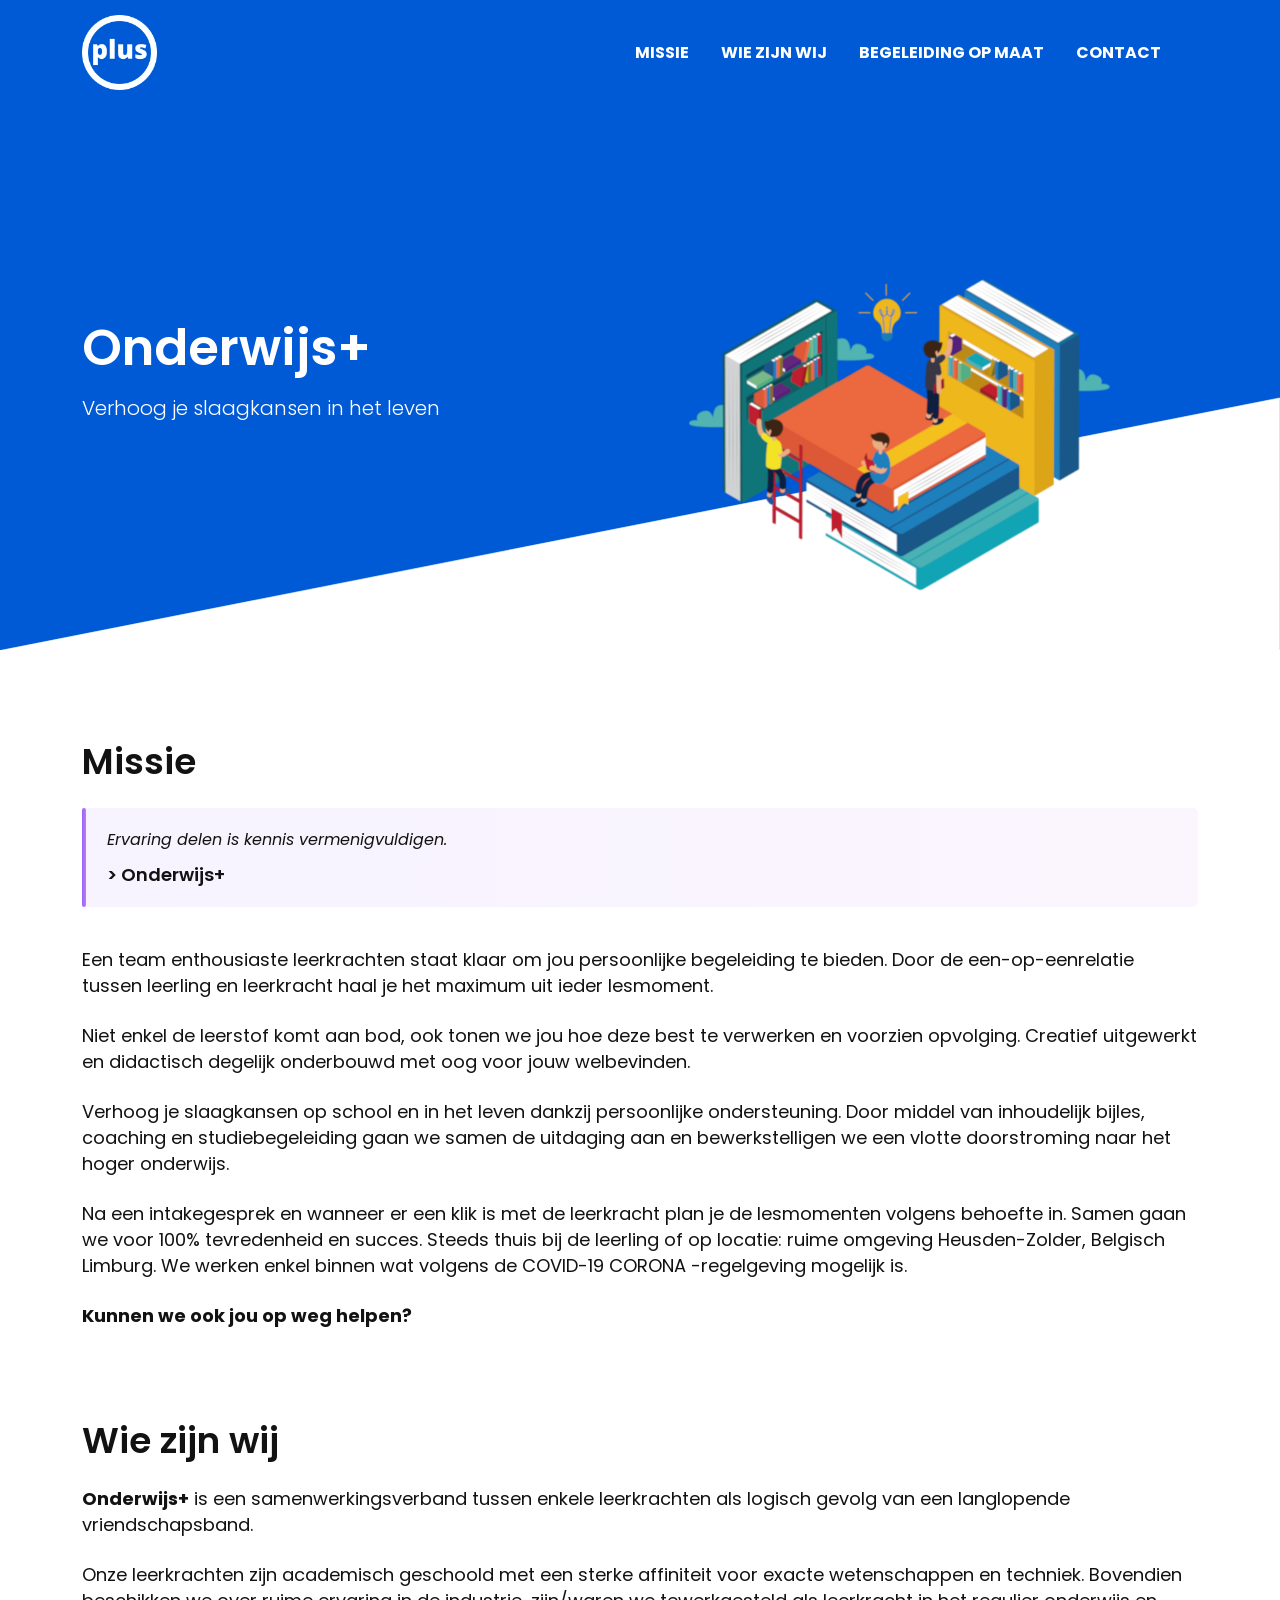
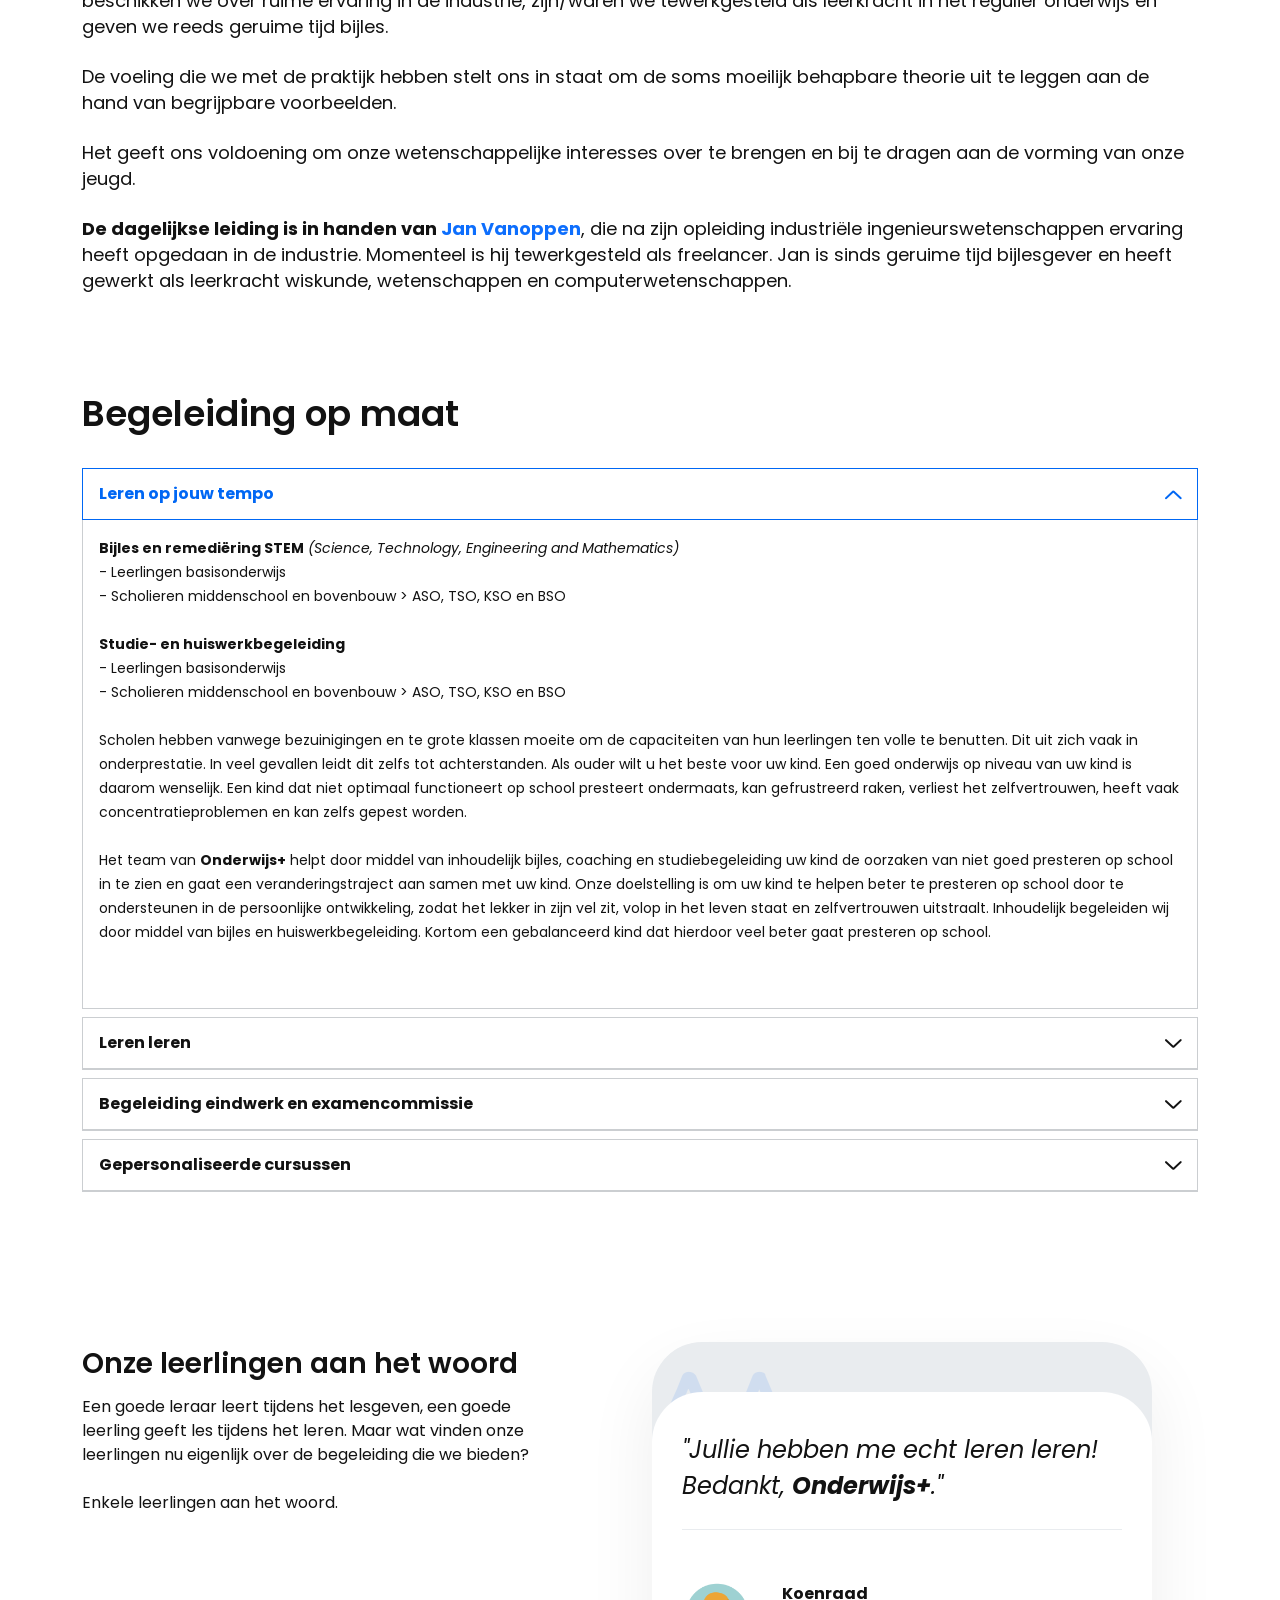
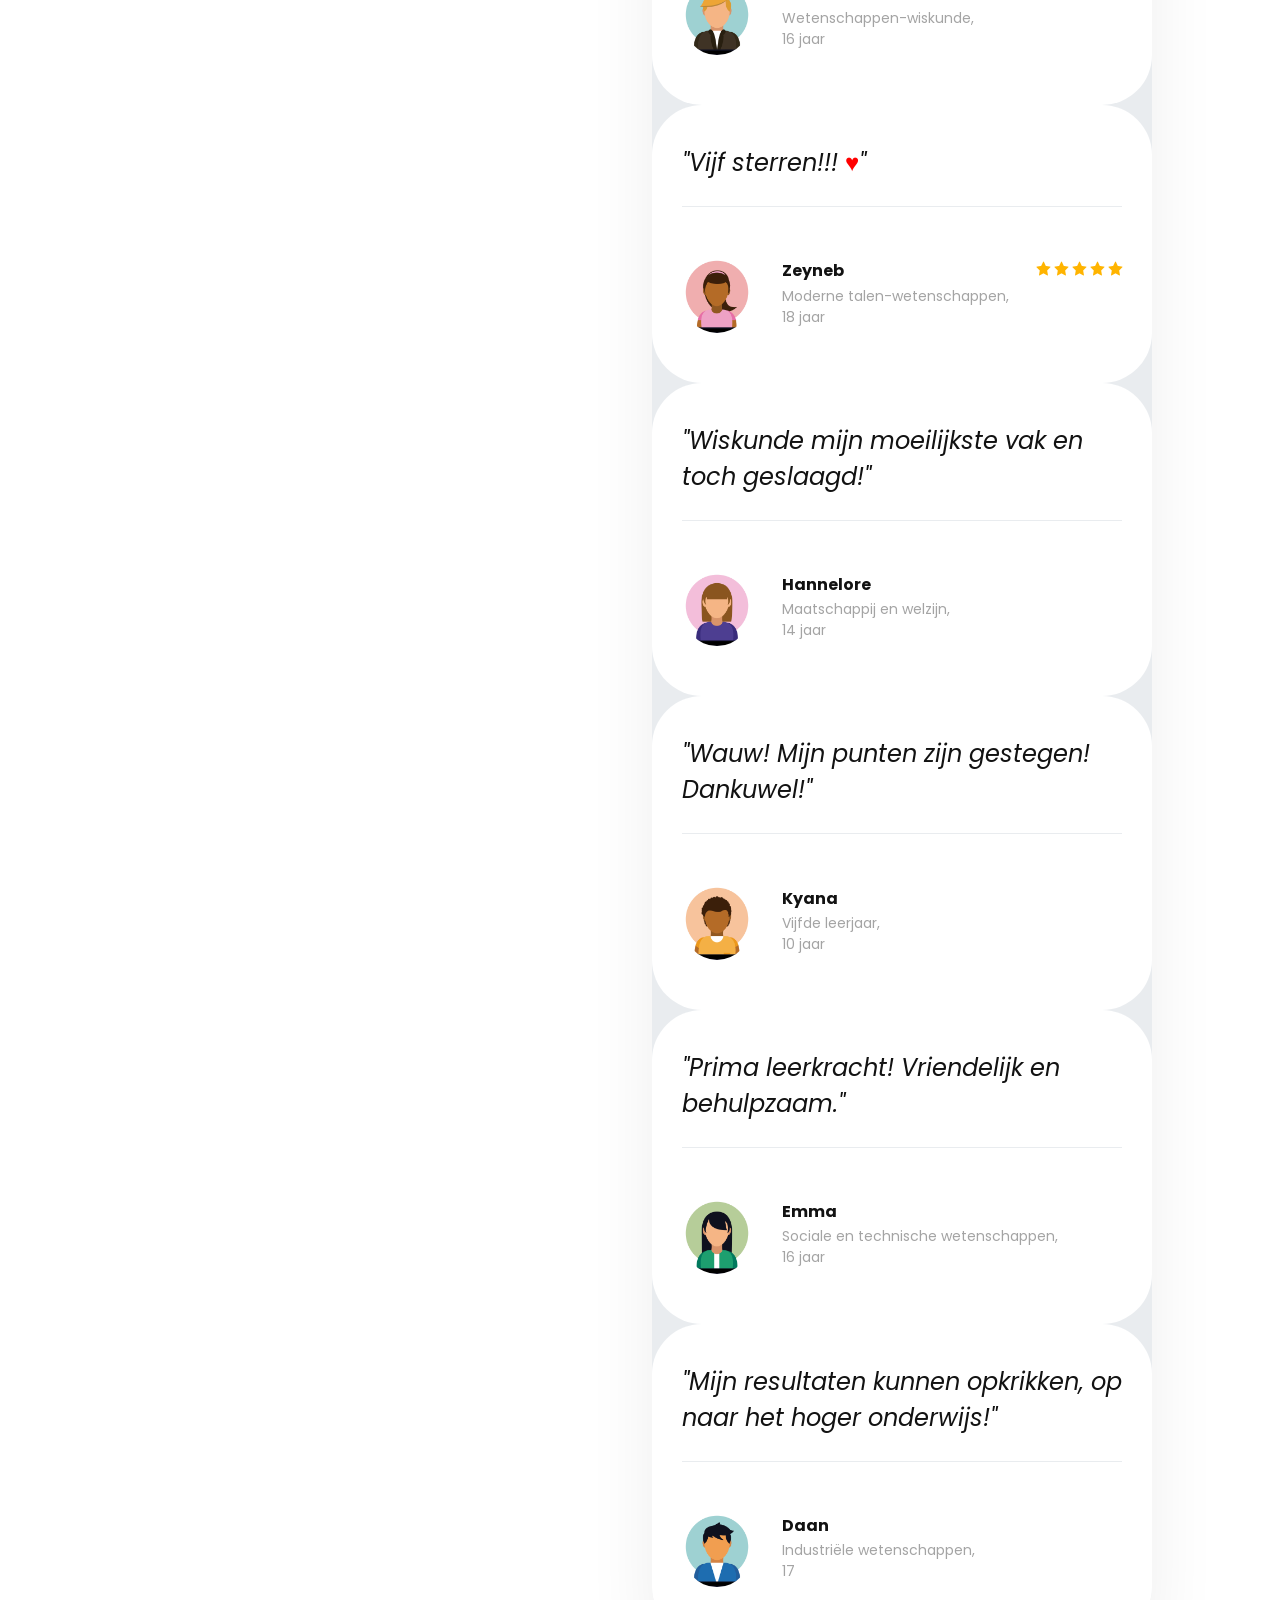
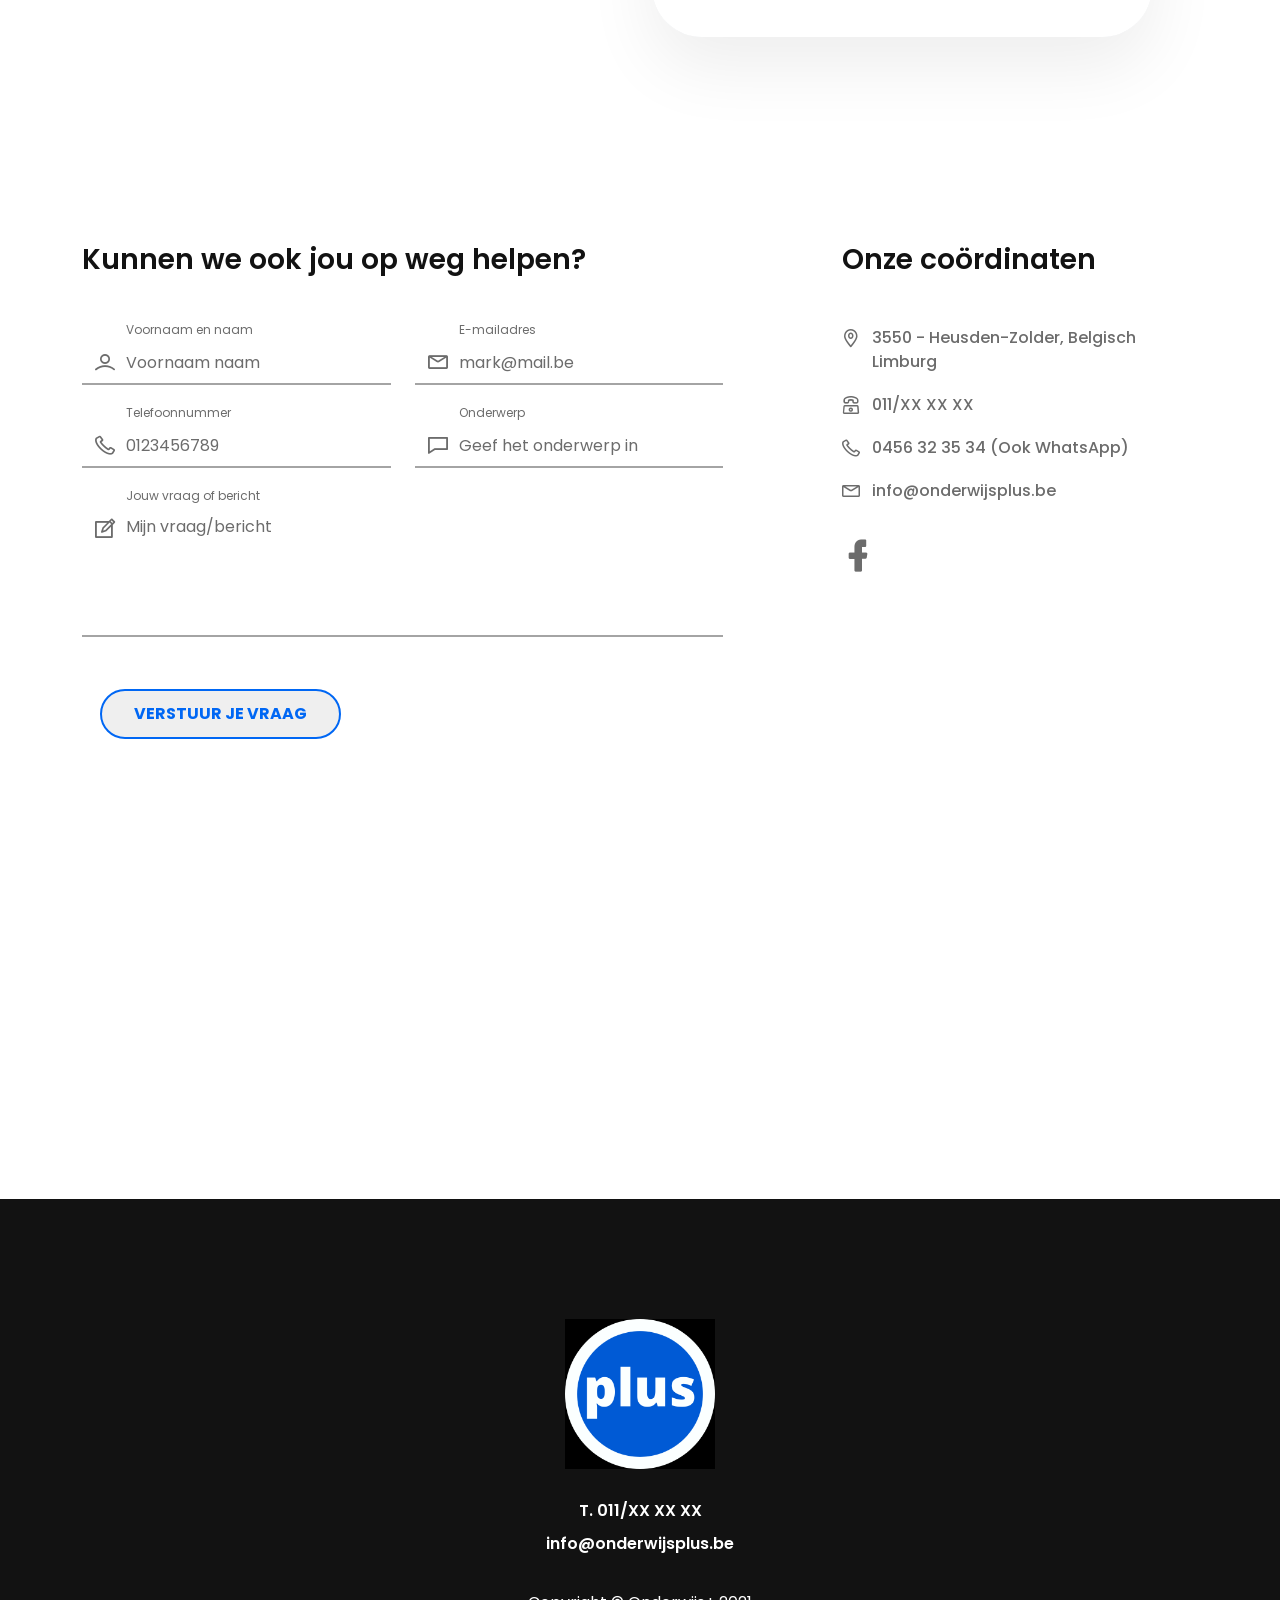
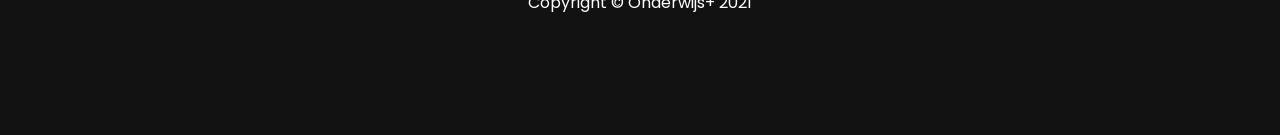
<file: index.html>
<!doctype html>
<html lang="en">
	<head>

		<meta charset="utf-8">
		<meta http-equiv="x-ua-compatible" content="ie=edge">
		<meta name="description" content="">
		<meta name="viewport" content="width=device-width, initial-scale=1, shrink-to-fit=no">
	
		<title>Onderwijs&#43;</title>
	
		<link rel="shortcut icon" href="assets/images/Onderwijsplusbe_5.png" type="image/png">
		<link rel="stylesheet" href="assets/css/bootstrap-5.0.0-beta2.min.css">
		<link rel="stylesheet" href="assets/css/LineIcons.2.0.css">
		<link rel="stylesheet" href="assets/css/glightbox.min.css">
		<link rel="stylesheet" href="assets/css/tiny-slider.css">
		<link rel="stylesheet" href="assets/css/loading-bar.min.css">
		<link rel="stylesheet" href="assets/css/default.css">
		<link rel="stylesheet" href="assets/css/ayroui.css">
		
		<script language="JavaScript" src="formjs/gen_validatorv31.js" type="text/javascript"></script>
		
		<!--https://jsonld.com/json-ld-generator/-->
		<script type='application/ld+json'>
			{
  				"@context": "http://www.schema.org",
  				"@type": "School",
  				"name": "Onderwijs+",
	  			"url": "https://www.onderwijsplus.be",
  				"logo": "https://www.onderwijsplus.be/assets/images/Onderwijsplusbe_5.png",
  				"description": "Onderwijs+ Verhoog je slaagkansen in het leven. Een team enthousiaste leerkrachten staat klaar om jou persoonlijke begeleiding te bieden. Niet enkel de leerstof komt aan bod, ook tonen we jou hoe deze best te verwerken en voorzien opvolging. Creatief uitgewerkt en didactisch degelijk onderbouwd met oog voor jouw welbevinden.",
  				"priceRange": "$$",
  				"image": "https://www.onderwijsplus.be/assets/images/OnderwijsPlus.png",
  				"address": {
     					"@type": "PostalAddress",
     					"streetAddress": "Koolmijnlaan 125",
     					"addressLocality": "Heusden-Zolder",
     					"postalCode": "3550",
     					"addressCountry": "Belgium"
  				},
   				"openingHours": "Mo 08:00-21:00 Tu 08:00-21:00 We 08:00-21:00 Th 08:00-21:00 Fr 08:00-21:00 Sa 08:00-21:00 Su 08:00-21:00",
  				"telephone": "0456323534"
			}
		</script>
		
	</head>
	
	<body>

		<section class="header-area header-one mb-100">
			<div class="navbar-area navbar-one navbar-transparent">
				<div class="container">
					<div class="row">
						<div class="col-lg-12">
							<nav class="navbar navbar-expand-lg">
								<a class="navbar-brand" href="index.html">
									<img src="assets/images/Onderwijsplusbe_5.png" alt="Logo" style="width:15%;">
								</a>
								<button class="navbar-toggler" type="button" data-bs-toggle="collapse" data-bs-target="#navbarOne" aria-controls="navbarOne" aria-expanded="false" aria-label="Toggle navigation">
									<span class="toggler-icon"></span>
									<span class="toggler-icon"></span>
									<span class="toggler-icon"></span>
								</button>
								<div class="collapse navbar-collapse sub-menu-bar" id="navbarOne">
									<ul class="navbar-nav m-auto">
										<!--
										<li class="nav-item">
											<a class="page-scroll" data-bs-toggle="collapse" data-bs-target="#sub-nav1" aria-controls="sub-nav1" aria-expanded="false" aria-label="Toggle navigation" href="index.html#0">TTTT
												<div class="sub-nav-toggler">
													<span><i class="lni lni-chevron-down"></i></span>
												</div>
											</a>
											<ul class="sub-menu collapse" id="sub-nav1">
												<li><a href="index.html#">MENU ITEM 1</a></li>
												<li>
													<a class="page-scroll" data-bs-toggle="collapse" data-bs-target="#sub-nav2" aria-controls="sub-nav2" aria-expanded="false" aria-label="Toggle navigation" href="index.html#0">MENU ITEM 2
														<div class="sub-nav-toggler">
															<span><i class="lni lni-chevron-down"></i></span>
														</div>
													</a>
													<ul class="sub-menu collapse" id="sub-nav2">
														<li><a href="index.html#">SUB MENU 1</a></li>
														<li><a href="index.html#">SUB MENU 2</a></li>
														<li><a href="index.html#">SUB MENU 3</a></li>
														<li><a href="index.html#">SUB MENU 4</a></li>
														<li><a href="index.html#">SUB MENU 5</a></li>
														<li><a href="index.html#">SUB MENU 6</a></li>
													</ul>
												</li>
												<li><a href="#TT1">TT1</a></li>
												<li><a href="#TT2">TT2</a></li>
												<li><a href="#TT3">TT3</a></li>
											</ul>
										</li>
										-->
										<!-- TEMPLATE
										<li class="nav-item">
											<a href="#REFERENTIE">TITEL</a>
										</li>
										-->
										<li class="nav-item">
											<a href="index.html#MISSIE">Missie</a>
										</li>
										<li class="nav-item">
											<a href="index.html#WIEZIJNWIJ">Wie zijn wij</a>
										</li>
										<li class="nav-item">
											<a href="index.html#BEGELEIDINGOPMAAT">Begeleiding op maat</a>
										</li>
										<li class="nav-item">
											<a href="index.html#CONTACT">Contact</a>
										</li>
									</ul>
								</div>
								<!--
								<div class="navbar-btn d-none d-sm-inline-block">
									<ul>
										<li><a class="light" href="headers.html#">Sign In</a></li>
										<li><a class="solid" href="headers.html#">Sign Up</a></li>
									</ul>
								</div>
								-->
							</nav>
						</div>
					</div> 
				</div> 
			</div>
			<div class="header-content-area d-flex align-items-center">
				<div class="container">
					<div class="row">
						<div class="col-lg-12">
							<div class="header-wrapper">
								<div class="header-content">
									<h3 class="header-title" style="font-size: 50px;">Onderwijs&#43;</h3>
									<p class="text">Verhoog je slaagkansen in het leven</p>
									<!--
									<div class="header-btn rounded-buttons">
										<a class="main-btn rounded-one" href="headers.html#">DOWNLOAD NOW</a>
									</div>
									-->
								</div> 
								<div class="header-image d-none d-lg-block">
									<div class="image">
										<img src="assets/images/header/ONDPLUSGESCHAALD.png" alt="Header">
									</div>
								</div>
							</div>
						</div>
					</div> 
				</div> 
				<div class="header-shape">
					<img src="assets/images/header/header-shape-2.svg" alt="shape">
				</div> 
			</div> 
		</section>

		<!-- TEMPLATE
		<section class="paragraph-area pt-40">
			<div class="container">
				<div class="row">
					<div class="typography-paragraph">
						<h2 class="heading-two"></h2>
						<p class="paragraph-text-one"></p><br/>
					</div>
				</div> 
			</div> 
		</section>
		-->

		<section class="paragraph-area pt-40" id="MISSIE">
			<div class="container">
				<div class="row">
					<div class="typography-paragraph">
						<h2 class="heading-two">Missie</h2>
						<blockquote class="blockquotes-content mt-25 style-six">
							<p class="text">Ervaring delen is kennis vermenigvuldigen.</p>
							<h5 class="content-title">&#62; Onderwijs&#43;</h5>
						</blockquote>
						<br/><p class="paragraph-text-one">Een team enthousiaste leerkrachten staat klaar om jou persoonlijke begeleiding te bieden. Door de een-op-eenrelatie tussen leerling en leerkracht haal je het maximum uit ieder lesmoment.</p>
						<br/><p class="paragraph-text-one">Niet enkel de leerstof komt aan bod, ook tonen we jou hoe deze best te verwerken en voorzien opvolging. Creatief uitgewerkt en didactisch degelijk onderbouwd met oog voor jouw welbevinden.</p>
						<br/><p class="paragraph-text-one">Verhoog je slaagkansen op school en in het leven dankzij persoonlijke ondersteuning. Door middel van inhoudelijk bijles, coaching en studiebegeleiding gaan we samen de uitdaging aan en bewerkstelligen we een vlotte doorstroming naar het hoger onderwijs.</p>
						<br/><p class="paragraph-text-one">Na een intakegesprek en wanneer er een klik is met de leerkracht plan je de lesmomenten volgens behoefte in. Samen gaan we voor 100&#37; tevredenheid en succes. Steeds thuis bij de leerling of op locatie: ruime omgeving Heusden-Zolder, Belgisch Limburg. We werken enkel binnen wat volgens de COVID-19 CORONA -regelgeving mogelijk is.</p>
						<br/><p class="paragraph-text-one"><b>Kunnen we ook jou op weg helpen?</b></p>
					</div>
				</div> 
			</div> 
		</section>

		<section class="paragraph-area pt-40" id="WIEZIJNWIJ">
			<div class="container">
				<div class="row">
					<div class="typography-paragraph">
						<h2 class="heading-two">Wie zijn wij</h2>
						<br/><p class="paragraph-text-one"><b>Onderwijs&#43;</b> is een samenwerkingsverband tussen enkele leerkrachten als logisch gevolg van een langlopende vriendschapsband.</p>
						<br/><p class="paragraph-text-one">Onze leerkrachten zijn academisch geschoold met een sterke affiniteit voor exacte wetenschappen en techniek. Bovendien beschikken we over ruime ervaring in de industrie, zijn/waren we tewerkgesteld als leerkracht in het regulier onderwijs en geven we reeds geruime tijd bijles.</p>
						<br/><p class="paragraph-text-one">De voeling die we met de praktijk hebben stelt ons in staat om de soms moeilijk behapbare theorie uit te leggen aan de hand van begrijpbare voorbeelden.</p>
						<br/><p class="paragraph-text-one">Het geeft ons voldoening om onze wetenschappelijke interesses over te brengen en bij te dragen aan de vorming van onze jeugd.</p>
						<br/><p class="paragraph-text-one"><b>De dagelijkse leiding is in handen van <a href="jan.html"><span style="unicode-bidi:bidi-override; direction:rtl;">nepponaV naJ</span></a></b>, die na zijn opleiding industri&#235;le ingenieurswetenschappen ervaring heeft opgedaan in de industrie. Momenteel is hij tewerkgesteld als freelancer. Jan is sinds geruime tijd bijlesgever en heeft gewerkt als leerkracht wiskunde, wetenschappen en computerwetenschappen.</p>
					</div>
				</div> 
			</div> 
		</section>

		<section class="accordion-area pb-100" id="BEGELEIDINGOPMAAT">
			<div class="container">
				<div class="row">
						<div class="single-accordion mt-50">
							<br/><br/><h2 class="heading-two">Begeleiding op maat</h2><br/>
							<div class="accordion-style-one">
								<div class="accordion" id="accordion">
									<!-- TEMPLATE
									<div class="card">
										<div class="card-header" id="headingOne">
											<a href="tabs-accordions.html#collapseOne" data-bs-toggle="collapse" role="button" aria-expanded="true">TITEL</a>
										</div>
										<div id="collapseOne" class="collapse show" data-bs-parent="#accordion">
											<div class="card-body">
												<p class="text">
													<b>TEKST VET</b>
													TEKST<br/>
												</p><br/>
											 <br/></div>
										</div>
									</div>
									-->
									<div class="card">
										<div class="card-header" id="headingOne">
											<a href="index.html#collapseOne" data-bs-toggle="collapse" role="button" aria-expanded="true">Leren op jouw tempo</a>
										</div>
										<div id="collapseOne" class="collapse show" data-bs-parent="#accordion">
											<div class="card-body">
												<p class="text">
													<b>Bijles en remedi&#235;ring STEM</b> <i>(Science, Technology, Engineering and Mathematics)</i><br/>
													- Leerlingen basisonderwijs<br/>
 													- Scholieren middenschool en bovenbouw &#62; ASO, TSO, KSO en BSO<br/>
												</p><br/>
												<p class="text">
													<b>Studie- en huiswerkbegeleiding</b><br/>
													- Leerlingen basisonderwijs<br/>
 													- Scholieren middenschool en bovenbouw &#62; ASO, TSO, KSO en BSO<br/>
 													<br/>
													Scholen hebben vanwege bezuinigingen en te grote klassen moeite om de capaciteiten van hun leerlingen ten volle te benutten. Dit uit zich vaak in onderprestatie. In veel gevallen leidt dit zelfs tot achterstanden. Als ouder wilt u het beste voor uw kind. Een goed onderwijs op niveau van uw kind is daarom wenselijk. Een kind dat niet optimaal functioneert op school presteert ondermaats, kan gefrustreerd raken, verliest het zelfvertrouwen, heeft vaak concentratieproblemen en kan zelfs gepest worden.<br/>
													<br/>
													Het team van <b>Onderwijs&#43;</b> helpt door middel van inhoudelijk bijles, coaching en studiebegeleiding uw kind de oorzaken van niet goed presteren op school in te zien en gaat een veranderingstraject aan samen met uw kind. Onze doelstelling is om uw kind te helpen beter te presteren op school door te ondersteunen in de persoonlijke ontwikkeling, zodat het lekker in zijn vel zit, volop in het leven staat en zelfvertrouwen uitstraalt. Inhoudelijk begeleiden wij door middel van bijles en huiswerkbegeleiding. Kortom een gebalanceerd kind dat hierdoor veel beter gaat presteren op school.<br/>
												</p><br/>
											 <br/></div>
										</div>
									</div> 
									<div class="card">
										<div class="card-header" id="headingTwo">
											<a class="collapsed" href="index.html#collapseTwo" data-bs-toggle="collapse" role="button" aria-expanded="false">Leren leren</a>
										</div>
										<div id="collapseTwo" class="collapse" data-bs-parent="#accordion">
											<div class="card-body">
												<p class="text">
													<b>Leren leren, ook jij kan het leren!</b><br/>
													Leren leren is het leren hoe te leren. Het is daarmee een metavaardigheid; een vaardigheid in het vaardig worden. Het gaat onder meer om studeervaardigheden, studieplanning, geheugentechnieken, gebruik van naslagwerken (atlas, woordenboek), onderscheid maken tussen hoofd- en bijzaken, samenvatten en schema's opstellen. Binnen het leren leren zit ook het concept leren kiezen, waarin ook het maken van een weloverwogen studiekeuze vervat zit.<br/>
													<br/>
													Het einddoel van de vakoverschrijdende eindterm leren leren is dat leerlingen aan het einde van het secundair onderwijs op een zelfstandige manier leerstof efficiënt kunnen verwerken, een vaardigheid die belangrijk is voor het hoger onderwijs.<br/>
													<br/>
													Gebruik de handige <b>Onderwijs+</b> <a href="assets/pdf/OnderwijsPlusStudiedriehoek.pdf" target="_blank">&#91;LINK studiedriehoek&#93;</a>: Breng rust in je leermethode en verbeter je concentratie.<br/>
												</p><br/>
											<br/></div>
										</div>
									</div>
									<div class="card">
										<div class="card-header" id="headingThree">
											<a class="collapsed" href="index.html#collapseThree" data-bs-toggle="collapse" role="button" aria-expanded="false">Begeleiding eindwerk en examencommissie</a>
										</div>
										<div id="collapseThree" class="collapse" data-bs-parent="#accordion">
											<div class="card-body">
												<p class="text">
													<b>Begeleiding eindwerk en ge&#239;ntegreerde proef (GIP)</b><br/>
 													- Scholieren &#62; ASO, TSO, KSO en BSO<br/>
 												</p><br/>
												<p class="text">
 													<b>Examencommissie secundair onderwijs</b> <i>(Voorheen middenjury)</i><br/>
 													Dankzij persoonlijke begeleiding en stipte opvolging ben je optimaal voorbereid. <b>Onderwijs&#43;</b> faciliteert en ondersteunt je in het behalen van jouw diploma secundair onderwijs.<br/>
 												</p></br/>
											<br/></div>
										</div>
									</div>
									<div class="card">
										<div class="card-header" id="headingFour">
											<a class="collapsed" href="index.html#collapseFour" data-bs-toggle="collapse" role="button" aria-expanded="false">Gepersonaliseerde cursussen</a>
										</div>
										<div id="collapseFour" class="collapse" data-bs-parent="#accordion">
											<div class="card-body">
												<p class="text">
													<b>Computerwetenschappen</b><br/>
													- <span style="color:green;font-weight:bold;">PROGRAMMEREN BEGINNER &#62;</span> [vanaf 8 jaar] Leer programmeren in SCRATCH, een door het MIT ontwikkelde object-geori&#235;nteerde visuele programmeertaal<br/>
													- <span style="color:red;font-weight:bold;">PROGRAMMEREN GEVORDERD &#62;</span> Programmeren in Microsoft Excel (Visual Basic for Applications)<br/>
													- <span style="color:red;font-weight:bold;">PROGRAMMEREN GEVORDERD &#62;</span> Programmeren in een hogere programmeertaal<br/>
													<br/>
													- <span style="color:green;font-weight:bold;">INTERNET BEGINNER &#62;</span> Maak je eigen website HTML+CSS+JS (client side scripting)<br/>
													- <span style="color:red;font-weight:bold;">INTERNET GEVORDERD &#62;</span> Een eigen LAMP webserver installeren met Drupal als CMS<br/>
													<br/>
													- <span style="color:red;font-weight:bold;">BESTURINGSSYSTEMEN GEVORDERD &#62;</span> Het GNU/Linux besturingssysteem (Ubuntu distributie)<br/>
													<br/>
													<b>Andere</b><br/>
													- <span style="color:green;font-weight:bold;">CRYPTOCURRENCY BEGINNER &#62;</span> [vanaf 18 jaar!] Leer alles over het beleggen in cryptocurrency&#39;s - Welke handelsstrategie hanteer je?<br/>
												</p><br/>
											<br/></div>
										</div>
									</div>
								</div>
							</div> 
						</div> 
					</div>
				</div> 
			</div> 
		</section>

		<section class="testimonial-four mb-100">
			<div class="container">
				<div class="row justify-content-between">
					<div class="col-xl-5 col-lg-6">
						<div class="testimonial-left-content mt-45">
							<!--<h6 class="sub-title">Testimonial Style 4</h6>-->
							<h4 class="title">Onze leerlingen aan het woord</h4>
							<!--<ul class="testimonial-line">
								<li></li>	
								<li></li>
								<li></li>
								<li></li>
							</ul>-->
							<p class="text">
								Een goede leraar leert tijdens het lesgeven, een goede leerling geeft les tijdens het leren. Maar wat vinden onze leerlingen nu eigenlijk over de begeleiding die we bieden?<br/>
								<br/>
								Enkele leerlingen aan het woord.<br/>
							</p>
						</div> 
					</div>
					<div class="col-lg-6">
						<div class="testimonial-right-content mt-50">
							<div class="quota">
								<i class="lni lni-quotation"></i>
							</div>
							<div class="testimonial-content-wrapper testimonial-four-active">
								<div class="single-testimonial">
									<div class="testimonial-text">
										<p class="text"><i>&#34;Jullie hebben me echt leren leren! Bedankt, <b>Onderwijs&#43;</b>.&#34;</i></p>
									</div>
									<div class="testimonial-author d-sm-flex justify-content-between">
										<div class="author-info d-flex align-items-center">
											<div class="author-image">
												<img src="assets/images/testimonial/21372065.jpg" alt="author">
											</div>
											<!--.jpg
											.jpg
											.jpg
											.jpg
											.jpg
											21372120.jpg-->
											<div class="author-name media-body">
												<h5 class="name">Koenraad</h5>
												<span class="sub-title">Wetenschappen-wiskunde,<br/>16 jaar</span>
											</div>
										</div>
										<!--<div class="author-review">
											<ul class="star">
												<li><i class="lni lni-star-filled"></i></li>
												<li><i class="lni lni-star-filled"></i></li>
												<li><i class="lni lni-star-filled"></i></li>
												<li><i class="lni lni-star-filled"></i></li>
												<li><i class="lni lni-star-filled"></i></li>
											</ul>
											<span class="review">( 7 Reviews )</span>
										</div>-->
									</div>
								</div>
								
								<div class="single-testimonial">
									<div class="testimonial-text">
										<p class="text"><i>&#34;Vijf sterren!!! <span style="color:red;">&#9829;</span>&#34;</i></p>
									</div>
									<div class="testimonial-author d-sm-flex justify-content-between">
										<div class="author-info d-flex align-items-center">
											<div class="author-image">
												<img src="assets/images/testimonial/21372069.jpg" alt="author">
											</div>
											<div class="author-name media-body">
												<h5 class="name">Zeyneb</h5>
												<span class="sub-title">Moderne talen-wetenschappen,<br/>18 jaar</span>
											</div>
										</div>
										<div class="author-review">
											<ul class="star">
												<li><i class="lni lni-star-filled"></i></li>
												<li><i class="lni lni-star-filled"></i></li>
												<li><i class="lni lni-star-filled"></i></li>
												<li><i class="lni lni-star-filled"></i></li>
												<li><i class="lni lni-star-filled"></i></li>
											</ul>
											<!--<span class="review">( 7 Reviews )</span>-->
										</div>
									</div>
								</div> 
								
								<div class="single-testimonial">
									<div class="testimonial-text">
										<p class="text"><i>&#34;Wiskunde mijn moeilijkste vak en toch geslaagd!&#34;</i></p>
									</div>
									<div class="testimonial-author d-sm-flex justify-content-between">
										<div class="author-info d-flex align-items-center">
											<div class="author-image">
												<img src="assets/images/testimonial/21372067.jpg" alt="author">
											</div>
											<div class="author-name media-body">
												<h5 class="name">Hannelore</h5>
												<span class="sub-title">Maatschappij en welzijn,<br/>14 jaar</span>
											</div>
										</div>
										<!--<div class="author-review">
											<ul class="star">
												<li><i class="lni lni-star-filled"></i></li>
												<li><i class="lni lni-star-filled"></i></li>
												<li><i class="lni lni-star-filled"></i></li>
												<li><i class="lni lni-star-filled"></i></li>
												<li><i class="lni lni-star-filled"></i></li>
											</ul>
											<span class="review">( 7 Reviews )</span>
										</div>-->
									</div>
								</div> 
								
								<div class="single-testimonial">
									<div class="testimonial-text">
										<p class="text"><i>&#34;Wauw! Mijn punten zijn gestegen! Dankuwel!&#34;</i></p>
									</div>
									<div class="testimonial-author d-sm-flex justify-content-between">
										<div class="author-info d-flex align-items-center">
											<div class="author-image">
												<img src="assets/images/testimonial/21372072.jpg" alt="author">
											</div>
											<div class="author-name media-body">
												<h5 class="name">Kyana</h5>
												<span class="sub-title">Vijfde leerjaar,<br/>10 jaar</span>
											</div>
										</div>
										<!--<div class="author-review">
											<ul class="star">
												<li><i class="lni lni-star-filled"></i></li>
												<li><i class="lni lni-star-filled"></i></li>
												<li><i class="lni lni-star-filled"></i></li>
												<li><i class="lni lni-star-filled"></i></li>
												<li><i class="lni lni-star-filled"></i></li>
											</ul>
											<span class="review">( 7 Reviews )</span>
										</div>-->
									</div>
								</div>
								
								<div class="single-testimonial">
									<div class="testimonial-text">
										<p class="text"><i>&#34;Prima leerkracht! Vriendelijk en behulpzaam.&#34;</i></p>
									</div>
									<div class="testimonial-author d-sm-flex justify-content-between">
										<div class="author-info d-flex align-items-center">
											<div class="author-image">
												<img src="assets/images/testimonial/21372074.jpg" alt="author">
											</div>
											<div class="author-name media-body">
												<h5 class="name">Emma</h5>
												<span class="sub-title">Sociale en technische wetenschappen,<br/>16 jaar</span>
											</div>
										</div>
										<!--<div class="author-review">
											<ul class="star">
												<li><i class="lni lni-star-filled"></i></li>
												<li><i class="lni lni-star-filled"></i></li>
												<li><i class="lni lni-star-filled"></i></li>
												<li><i class="lni lni-star-filled"></i></li>
												<li><i class="lni lni-star-filled"></i></li>
											</ul>
											<span class="review">( 7 Reviews )</span>
										</div>-->
									</div>
								</div> 
								
								<div class="single-testimonial">
									<div class="testimonial-text">
										<p class="text"><i>&#34;Mijn resultaten kunnen opkrikken, op naar het hoger onderwijs!&#34;</i></p>
									</div>
									<div class="testimonial-author d-sm-flex justify-content-between">
										<div class="author-info d-flex align-items-center">
											<div class="author-image">
												<img src="assets/images/testimonial/21372076.jpg" alt="author">
											</div>
											<div class="author-name media-body">
												<h5 class="name">Daan</h5>
												<span class="sub-title">Industri&#235;le wetenschappen,<br/>17</span>
											</div>
										</div>
										<!--<div class="author-review">
											<ul class="star">
												<li><i class="lni lni-star-filled"></i></li>
												<li><i class="lni lni-star-filled"></i></li>
												<li><i class="lni lni-star-filled"></i></li>
												<li><i class="lni lni-star-filled"></i></li>
												<li><i class="lni lni-star-filled"></i></li>
											</ul>
											<span class="review">( 7 Reviews )</span>
										</div>-->
									</div>
								</div> 
								 
							</div> 
						</div> 
					</div>
				</div> 
			</div> 
		</section>

		<section class="contact-area pt-50 pb-100" id="CONTACT">
			<div class="container">
				<div class="row">
					<div class="col-xl-7 col-lg-8">
						<div class="section-title mt-45">
							<h3 class="title">Kunnen we ook jou op weg helpen?</h3>
						</div>
						<div class="contact-form form-style-four mt-15">
							<form method="POST" name="contactform" action="https://www.onderwijsplus.be/contact-form-handler.php">
								<div class="row">
									<div class="col-md-6">
										<div class="form-input mt-15">
											<label for='voornaamnaam'>Voornaam en naam</label>
											<div class="input-items default">
												<i class="lni lni-user"></i>
												<input type="text" placeholder="Voornaam naam" name="voornaamnaam">
											</div>
										</div> 
									</div>
									<div class="col-md-6">
										<div class="form-input mt-15">
											<label for='emailadres'>E-mailadres</label>
											<div class="input-items default">
												<i class="lni lni-envelope"></i>
												<input type="text" placeholder="mark@mail.be" name="emailadres">
											</div>
										</div> 
									</div>
									<div class="col-md-6">
										<div class="form-input mt-15">
											<label for='telefoonnummer'>Telefoonnummer</label>
											<div class="input-items default">
												<i class="lni lni-phone"></i>
												<input type="text" placeholder="0123456789" name="telefoonnummer">
											</div>
										</div> 
									 </div>
									<div class="col-md-6">
										<div class="form-input mt-15">
											<label for='onderwerp'>Onderwerp</label>
											<div class="input-items default">
												<i class="lni lni-bubble"></i>
												<input type="text" placeholder="Geef het onderwerp in" name="onderwerp">
											</div>
										</div> 
									</div>
									<div class="col-md-12">
										<div class="form-input mt-15">
											<label for='bericht'>Jouw vraag of bericht</label>
											<div class="input-items default">
												<i class="lni lni-pencil-alt"></i>
												<textarea placeholder="Mijn vraag/bericht" name="bericht"></textarea>
											</div>
										</div> 
									</div>
									<div class="col-md-12">
										<div class="single-form pt-25">
											<!--
											<div class="input-form rounded-buttons">
												<button class="main-btn rounded-three" type="submit">VERSTUUR</button>
											</div>
											-->
											<div class="rounded-buttons">
												<ul>
													<!--<li><button class="main-btn rounded-one" type="submit" value="Submit">VERSTUUR JE VRAAG</button></li>-->
													<!--<li><button class="main-btn rounded-one" type="submit" value="Submit" style="color:red;">BERICHT VERZONDEN</button></li>
													<script language="JavaScript">
													window.alert("Geen bevestiging in uw inbox ontvangen? Check uw ongewenste mail of spambox!");
													</script>-->
													<script language="JavaScript">
														//var path = window.location.pathname;
														//var page = path.split("/").pop();)
														//window.alert("$page ddddd");
														//window.alert(location.pathname);
														var pathname=location.pathname
														if (pathname == "/confirmation") {
															window.location.hash = "CONTACT";
															document.write("<li><button class='main-btn rounded-one' type='submit' value='Submit' style='color:red;'>BERICHT VERZONDEN</button></li>");
															window.location.hash = "CONTACT";
															window.alert("Geen bevestiging in uw inbox ontvangen? Check uw ongewenste mail of spambox!");
														} else {
															document.write("<li><button class='main-btn rounded-one' type='submit' value='Submit'>VERSTUUR JE VRAAG</button></li>")
														}
													</script>
												</ul>
											</div>
										</div> 
									</div>
								</div> 
							</form>
							<script language="JavaScript">
								// Code for validating the form
								// Visit http://www.javascript-coder.com/html-form/javascript-form-validation.phtml
								// for details
								var frmvalidator  = new Validator("contactform");
								frmvalidator.addValidation("voornaamnaam","req","Geef jouw voornaam en naam in."); 
								//frmvalidator.addValidation("telefoonnummer","req","Geef jouw telefoonnummer in."); 
								//frmvalidator.addValidation("onderwerp","req","Geef een onderwerp in.");  
								frmvalidator.addValidation("bericht","req","Stel onder de tab \"Jouw bericht\" een vraag aan ons."); 
								frmvalidator.addValidation("emailadres","req","Geef een e-mailadres in."); 
								frmvalidator.addValidation("emailadres","email","Geef een geldig e-mailadres in."); 
								//Sample code from: http://www.html-form-guide.com/contact-form/php-email-contact-form.html
							</script>
						</div> 
					</div>
					<div class="col-xl-4 col-lg-4 col-md-6 col-sm-8 offset-xl-1">
						<div class="section-title mt-45 pb-20">
							<h3 class="title">Onze co&#246;rdinaten</h3>
						</div>
						<div class="contact-info">
							<ul class="info">
								<li>
									<div class="single-info">
										<div class="info-icon">
											<i class="lni lni-map-marker"></i>
										</div>
										<div class="info-content">
											<p class="text">3550 - Heusden-Zolder, Belgisch Limburg</p>
										</div>
									</div> 
								</li>
								<li>
									<div class="single-info">
										<div class="info-icon">
											<i class="lni lni-phone-set"></i>
										</div>
										<div class="info-content">
											<p class="text">011/XX&#160;XX&#160;XX</p>
										</div>
									</div> 
								</li>
								<li>
									<div class="single-info">
										<div class="info-icon">
											<i class="lni lni-phone"></i>
										</div>
										<div class="info-content">
											<p class="text">0456&#160;32&#160;35&#160;34 (Ook WhatsApp)</p>
										</div>
									</div> 
								</li>
								<li>
									<div class="single-info">
										<div class="info-icon">
											<i class="lni lni-envelope"></i>
										</div>
										 <div class="info-content">
											<p class="text"><span style="unicode-bidi:bidi-override; direction:rtl;">eb.sulpsjiwredno&#64;ofni</span></p>
										</div>
									</div> 
								</li>
							</ul>
							<ul class="social mt-30">
								<li><a href="https://fb.me/onderwijsplus"><i class="lni lni-facebook-filled"></i></a></li>
								<!--<li><a href="contact.html#"><i class="lni lni-twitter-original"></i></a></li>-->
								<!--<li><a href="contact.html#"><i class="lni lni-instagram-original"></i></a></li>-->
								<!--<li><a href="contact.html#"><i class="lni lni-linkedin-original"></i></a></li>-->
							</ul>
						</div> 
					</div>
				</div> 
			</div> 
		</section>	

		<br/>
		<br/>
		<br/>
		<br/>
		<br/>
		<br/>
		<br/>
		<br/>
		<br/>
		<br/>
		<br/>
		<br/>
		<br/>
		<br/>
		<br/>
		
		<section class="footer-area footer-five footer-bark-five mb-100">
			<div class="container">
				<div class="row justify-content-center">
					<div class="col-lg-6">
						<div class="footer-logo text-center">
							<a class="mt-30" href="index.html"><img src="assets/images/Onderwijsplusbe_3.png" alt="Logo" style="width:30%;"></a>
						</div> 
						<!--<ul class="social text-center mt-60">-->
							<!--<li><a href="https://fb.me/onderwijsplus"><i class="lni lni-facebook-filled"></i></a></li>-->
							<!--<li><a href="https://twitter.com/uideckHQ"><i class="lni lni-twitter-original"></i></a></li>-->
							<!--<li><a href="https://instagram.com/uideckHQ"><i class="lni lni-instagram-filled"></i></a></li>-->
							<!--<li><a href="footers.html#"><i class="lni lni-linkedin-original"></i></a></li>-->
						<!--</ul>-->
						<div class="footer-support text-center">
							<span class="number">T. 011/XX&#160;XX&#160;XX</span>
							<span class="mail"><span style="unicode-bidi:bidi-override; direction:rtl;">eb.sulpsjiwredno&#64;ofni</span>
						</div>
						<div class="copyright text-center mt-35">
							<p class="text">Copyright &#169; Onderwijs&#43; 2021</p>
						</div>
					</div>
				</div> 
			</div> 
		</section>

		<script src="https://ajax.cloudflare.com/cdn-cgi/scripts/7089c43e/cloudflare-static/rocket-loader.min.js" data-cf-settings="bd2b04b1e06c47a67e492bf6-|49" defer=""></script>
		<script src="assets/js/bootstrap-5.0.0-beta2.min.js" type="9578ac2bd763628d213f4a17-text/javascript"></script>
		<script src="assets/js/tiny-slider.js" type="9578ac2bd763628d213f4a17-text/javascript"></script>
		<script src="assets/js/isotope.pkgd.min.js" type="9578ac2bd763628d213f4a17-text/javascript"></script>
		<script src="assets/js/imagesloaded.pkgd.min.js" type="9578ac2bd763628d213f4a17-text/javascript"></script>
		<script src="assets/js/glightbox.min.js" type="9578ac2bd763628d213f4a17-text/javascript"></script>
		<script src="assets/js/count-up.min.js" type="9578ac2bd763628d213f4a17-text/javascript"></script>
		<script src="assets/js/loading-bar.min.js" type="9578ac2bd763628d213f4a17-text/javascript"></script>
		<script src="assets/js/main.js" type="9578ac2bd763628d213f4a17-text/javascript"></script>
		<script type="9578ac2bd763628d213f4a17-text/javascript">
       		//======== tiny slider for testimonial-four
        		tns({
            			slideBy: 'page',
            			autoplay: false,
            			mouseDrag: true,
            			gutter: 0,
            			container: ".testimonial-four-active",
            			center: false,
            			nav: false,
            			controls: true,
	            		speed: 400,
            			controlsText: [
                			'<i class="lni lni-arrow-left"></i>',
                			'<i class="lni lni-arrow-right"></i>',
	            		],
            			responsive: {
                			0: {
                    				items: 1,
		                    		controlsPosition: 'bottom',
                			},
            			}
        		});
		</script>
		<script src="https://ajax.cloudflare.com/cdn-cgi/scripts/7089c43e/cloudflare-static/rocket-loader.min.js" data-cf-settings="9578ac2bd763628d213f4a17-|49" defer=""></script>
		
	</body>
</html>
</file>
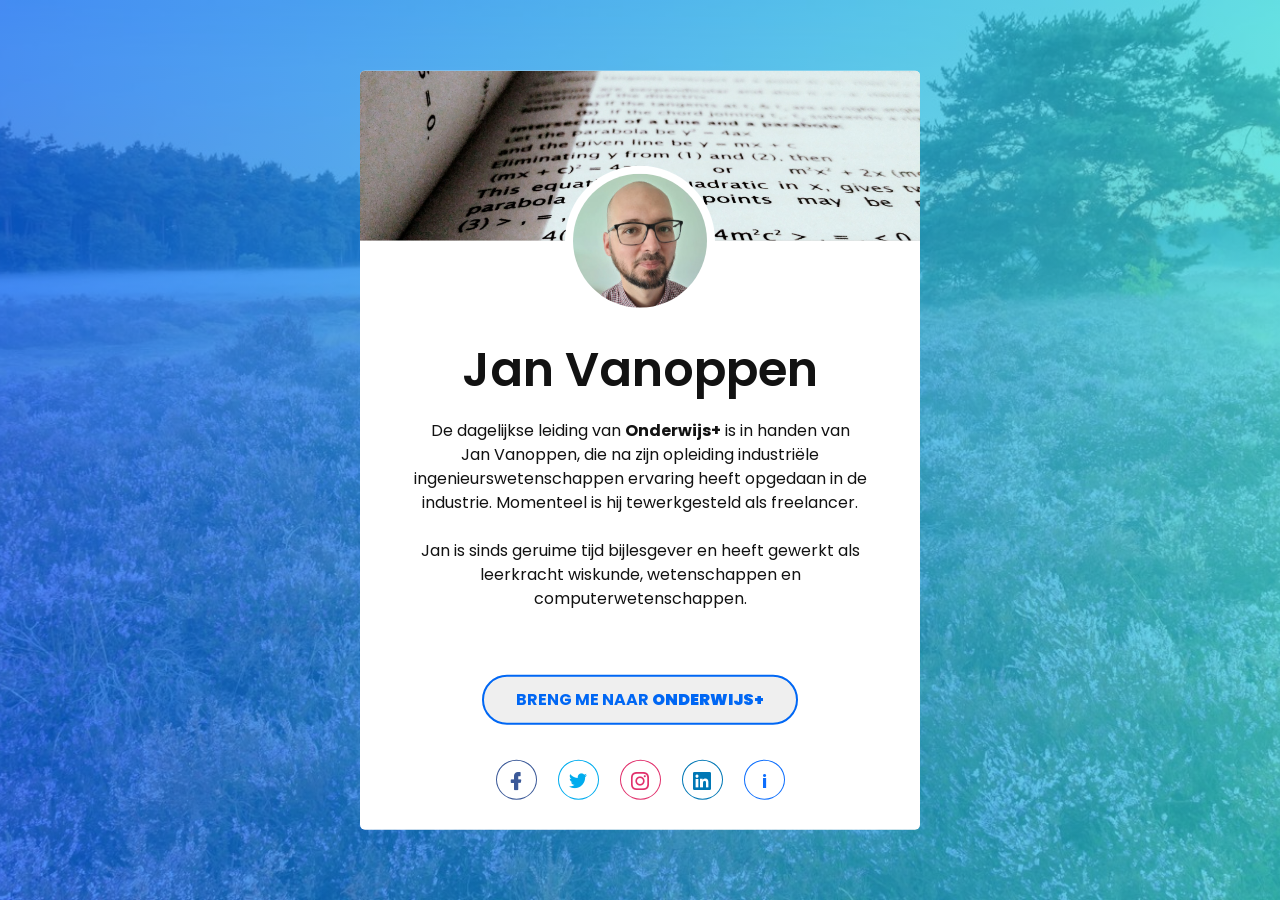
<file: jan.html>
<!doctype html>
<html lang="en">
	<head>

		<meta charset="utf-8">
		<meta http-equiv="x-ua-compatible" content="ie=edge">
		<meta name="description" content="">
		<meta name="viewport" content="width=device-width, initial-scale=1, shrink-to-fit=no">
	
		<title>Onderwijs&#43;</title>
	
		<link rel="shortcut icon" href="assets/images/Onderwijsplusbe_5.png" type="image/png">
		<link rel="stylesheet" href="assets/css/bootstrap-5.0.0-beta2.min.css">
		<link rel="stylesheet" href="assets/css/LineIcons.2.0.css">
		<link rel="stylesheet" href="assets/css/glightbox.min.css">
		<link rel="stylesheet" href="assets/css/tiny-slider.css">
		<link rel="stylesheet" href="assets/css/loading-bar.min.css">
		<link rel="stylesheet" href="assets/css/default.css">
		<link rel="stylesheet" href="assets/css/ayroui.css">
		
		<script language="JavaScript" src="formjs/gen_validatorv31.js" type="text/javascript"></script>
		
	</head>
	
	<body>
	
		<header class="profile-area bg_cover" style="background-image: url(assets/images/profile/BoslandWandelgebiedHeuvelseHeide_7049_1.jpg)">
			<div class="profile-card">
				<div class="profile-card-wrapper">
					<div class="card-header bg_cover" style="background-image: url(assets/images/profile/black-and-white-2179121_1920.jpg)"></div> 
						<div class="card-profile">
							<img src="assets/images/profile/JanVanoppen_190x190.jpg" alt="Profile">
						</div> 
						<div class="card-content text-center rounded-buttons">
							<h3 class="card-title"><span style="unicode-bidi:bidi-override; direction:rtl;">nepponaV naJ</span></h3>
							<p class="text">
								De dagelijkse leiding van <b>Onderwijs&#43;</b> is in handen van <span style="unicode-bidi:bidi-override; direction:rtl;">nepponaV naJ</span>, die na zijn opleiding industri&#235;le ingenieurswetenschappen ervaring heeft opgedaan in de industrie. Momenteel is hij tewerkgesteld als freelancer.<br/>
								<br/>
								Jan is sinds geruime tijd bijlesgever en heeft gewerkt als leerkracht wiskunde, wetenschappen en computerwetenschappen.<br/>
								<br/>
							</p>
							<div class="rounded-buttons">
								<ul>
									<li><button onclick="window.location.href='/'" class="main-btn rounded-one" type="submit">Breng me naar <b>Onderwijs&#43;</button></li>
									<!--<li><button onclick="window.history.back();" class="main-btn rounded-one" type="submit">Breng me terug naar <b>Onderwijs&#43;</button></li>-->
								</ul>
							</div>
						</div> 
						<div class="card-social text-center">
							<ul>
								<li><a class="facebook" href="jan.html" onclick="myFunction()"><i class="lni lni-facebook-filled"></i></a></li>
								<li><a class="twitter" href="jan.html" onclick="myFunction()"><i class="lni lni-twitter-original"></i></a></li>
								<li><a class="instagram" href="jan.html" onclick="myFunction()"><i class="lni lni-instagram-original"></i></a></li>
								<li><a class="linkedin" href="jan.html" onclick="myFunction()"><i class="lni lni-linkedin-original"></i></a></li>
								<li><a href="jan.html" onclick="myFunctionINFO()">i</a></b></li>
							</ul>
						</div>
						<script>
							function myFunction() {
								alert("Helaas nog niet gekoppeld.");
							}
							function myFunctionINFO() {
								$infostring = "jan\.vanoppen\@onderwijsplus.be\nGSM 0456\ 32\ 35\ 34\n\nJAN VANOPPEN\nBTW \nKBC Bank - BIC KREDBEBB\nIBAN\ BE92\ 7310\ 5013\ 4423\n";
								//$infostring .= "jan.vanoppen\n";
								//$infostring .= "\n";
								//$infostring .= "";
								//alert($infostring);
								alert($infostring);
							}
						</script>
					</div> 
				</div> 
			</div>
		</header>

		<script src="assets/js/bootstrap-5.0.0-beta2.min.js" type="8fff019db0bb2e9ed5766738-text/javascript"></script>
		<script src="assets/js/tiny-slider.js" type="8fff019db0bb2e9ed5766738-text/javascript"></script>
		<script src="assets/js/isotope.pkgd.min.js" type="8fff019db0bb2e9ed5766738-text/javascript"></script>
		<script src="assets/js/imagesloaded.pkgd.min.js" type="8fff019db0bb2e9ed5766738-text/javascript"></script>
		<script src="assets/js/glightbox.min.js" type="8fff019db0bb2e9ed5766738-text/javascript"></script>
		<script src="assets/js/count-up.min.js" type="8fff019db0bb2e9ed5766738-text/javascript"></script>
		<script src="assets/js/loading-bar.min.js" type="8fff019db0bb2e9ed5766738-text/javascript"></script>
		<script src="assets/js/main.js" type="8fff019db0bb2e9ed5766738-text/javascript"></script>
		<script src="https://ajax.cloudflare.com/cdn-cgi/scripts/7089c43e/cloudflare-static/rocket-loader.min.js" data-cf-settings="8fff019db0bb2e9ed5766738-|49" defer=""></script>

	</body>
</html>
</file>
<file: assets/css/tiny-slider.css>
.tns-outer{padding:0!important}.tns-outer [hidden]{display:none!important}.tns-outer [aria-controls],.tns-outer [data-action]{cursor:pointer}.tns-slider{-webkit-transition:all 0s;-moz-transition:all 0s;transition:all 0s}.tns-slider>.tns-item{-webkit-box-sizing:border-box;-moz-box-sizing:border-box;box-sizing:border-box}.tns-horizontal.tns-subpixel{white-space:nowrap}.tns-horizontal.tns-subpixel>.tns-item{display:inline-block;vertical-align:top;white-space:normal}.tns-horizontal.tns-no-subpixel:after{content:'';display:table;clear:both}.tns-horizontal.tns-no-subpixel>.tns-item{float:left}.tns-horizontal.tns-carousel.tns-no-subpixel>.tns-item{margin-right:-100%}.tns-no-calc{position:relative;left:0}.tns-gallery{position:relative;left:0;min-height:1px}.tns-gallery>.tns-item{position:absolute;left:-100%;-webkit-transition:transform 0s,opacity 0s;-moz-transition:transform 0s,opacity 0s;transition:transform 0s,opacity 0s}.tns-gallery>.tns-slide-active{position:relative;left:auto!important}.tns-gallery>.tns-moving{-webkit-transition:all .25s;-moz-transition:all .25s;transition:all .25s}.tns-autowidth{display:inline-block}.tns-lazy-img{-webkit-transition:opacity .6s;-moz-transition:opacity .6s;transition:opacity .6s;opacity:.6}.tns-lazy-img.tns-complete{opacity:1}.tns-ah{-webkit-transition:height 0s;-moz-transition:height 0s;transition:height 0s}.tns-ovh{overflow:hidden}.tns-visually-hidden{position:absolute;left:-10000em}.tns-transparent{opacity:0;visibility:hidden}.tns-fadeIn{opacity:1;filter:alpha(opacity=100);z-index:0}.tns-normal,.tns-fadeOut{opacity:0;filter:alpha(opacity=0);z-index:-1}.tns-vpfix{white-space:nowrap}.tns-vpfix>div,.tns-vpfix>li{display:inline-block}.tns-t-subp2{margin:0 auto;width:310px;position:relative;height:10px;overflow:hidden}.tns-t-ct{width:2333.3333333%;width:-webkit-calc(100% * 70/3);width:-moz-calc(100% * 70/3);width:calc(100% * 70/3);position:absolute;right:0}.tns-t-ct:after{content:'';display:table;clear:both}.tns-t-ct>div{width:1.4285714%;width:-webkit-calc(100%/70);width:-moz-calc(100%/70);width:calc(100%/70);height:10px;float:left}
</file>
<file: assets/css/default.css>
.mt-5{margin-top:5px}.mt-10{margin-top:10px}.mt-15{margin-top:15px}.mt-20{margin-top:20px}.mt-25{margin-top:25px}.mt-30{margin-top:30px}.mt-35{margin-top:35px}.mt-40{margin-top:40px}.mt-45{margin-top:45px}.mt-50{margin-top:50px}.mt-55{margin-top:55px}.mt-60{margin-top:60px}.mt-65{margin-top:65px}.mt-70{margin-top:70px}.mt-75{margin-top:75px}.mt-80{margin-top:80px}.mt-85{margin-top:85px}.mt-90{margin-top:90px}.mt-95{margin-top:95px}.mt-100{margin-top:100px}.mt-105{margin-top:105px}.mt-110{margin-top:110px}.mt-115{margin-top:115px}.mt-120{margin-top:120px}.mt-125{margin-top:125px}.mt-130{margin-top:130px}.mt-135{margin-top:135px}.mt-140{margin-top:140px}.mt-145{margin-top:145px}.mt-150{margin-top:150px}.mt-155{margin-top:155px}.mt-160{margin-top:160px}.mt-165{margin-top:165px}.mt-170{margin-top:170px}.mt-175{margin-top:175px}.mt-180{margin-top:180px}.mt-185{margin-top:185px}.mt-190{margin-top:190px}.mt-195{margin-top:195px}.mt-200{margin-top:200px}.mb-5{margin-bottom:5px}.mb-10{margin-bottom:10px}.mb-15{margin-bottom:15px}.mb-20{margin-bottom:20px}.mb-25{margin-bottom:25px}.mb-30{margin-bottom:30px}.mb-35{margin-bottom:35px}.mb-40{margin-bottom:40px}.mb-45{margin-bottom:45px}.mb-50{margin-bottom:50px}.mb-55{margin-bottom:55px}.mb-60{margin-bottom:60px}.mb-65{margin-bottom:65px}.mb-70{margin-bottom:70px}.mb-75{margin-bottom:75px}.mb-80{margin-bottom:80px}.mb-85{margin-bottom:85px}.mb-90{margin-bottom:90px}.mb-95{margin-bottom:95px}.mb-100{margin-bottom:0px}.mb-105{margin-bottom:105px}.mb-110{margin-bottom:110px}.mb-115{margin-bottom:115px}.mb-120{margin-bottom:120px}.mb-125{margin-bottom:125px}.mb-130{margin-bottom:130px}.mb-135{margin-bottom:135px}.mb-140{margin-bottom:140px}.mb-145{margin-bottom:145px}.mb-150{margin-bottom:150px}.mb-155{margin-bottom:155px}.mb-160{margin-bottom:160px}.mb-165{margin-bottom:165px}.mb-170{margin-bottom:170px}.mb-175{margin-bottom:175px}.mb-180{margin-bottom:180px}.mb-185{margin-bottom:185px}.mb-190{margin-bottom:190px}.mb-195{margin-bottom:195px}.mb-200{margin-bottom:200px}.ml-5{margin-left:5px}.ml-10{margin-left:10px}.ml-15{margin-left:15px}.ml-20{margin-left:20px}.ml-25{margin-left:25px}.ml-30{margin-left:30px}.ml-35{margin-left:35px}.ml-40{margin-left:40px}.ml-45{margin-left:45px}.ml-50{margin-left:50px}.ml-55{margin-left:55px}.ml-60{margin-left:60px}.ml-65{margin-left:65px}.ml-70{margin-left:70px}.ml-75{margin-left:75px}.ml-80{margin-left:80px}.ml-85{margin-left:85px}.ml-90{margin-left:90px}.ml-95{margin-left:95px}.ml-100{margin-left:100px}.ml-105{margin-left:105px}.ml-110{margin-left:110px}.ml-115{margin-left:115px}.ml-120{margin-left:120px}.ml-125{margin-left:125px}.ml-130{margin-left:130px}.ml-135{margin-left:135px}.ml-140{margin-left:140px}.ml-145{margin-left:145px}.ml-150{margin-left:150px}.ml-155{margin-left:155px}.ml-160{margin-left:160px}.ml-165{margin-left:165px}.ml-170{margin-left:170px}.ml-175{margin-left:175px}.ml-180{margin-left:180px}.ml-185{margin-left:185px}.ml-190{margin-left:190px}.ml-195{margin-left:195px}.ml-200{margin-left:200px}.mr-5{margin-right:5px}.mr-10{margin-right:10px}.mr-15{margin-right:15px}.mr-20{margin-right:20px}.mr-25{margin-right:25px}.mr-30{margin-right:30px}.mr-35{margin-right:35px}.mr-40{margin-right:40px}.mr-45{margin-right:45px}.mr-50{margin-right:50px}.mr-55{margin-right:55px}.mr-60{margin-right:60px}.mr-65{margin-right:65px}.mr-70{margin-right:70px}.mr-75{margin-right:75px}.mr-80{margin-right:80px}.mr-85{margin-right:85px}.mr-90{margin-right:90px}.mr-95{margin-right:95px}.mr-100{margin-right:100px}.mr-105{margin-right:105px}.mr-110{margin-right:110px}.mr-115{margin-right:115px}.mr-120{margin-right:120px}.mr-125{margin-right:125px}.mr-130{margin-right:130px}.mr-135{margin-right:135px}.mr-140{margin-right:140px}.mr-145{margin-right:145px}.mr-150{margin-right:150px}.mr-155{margin-right:155px}.mr-160{margin-right:160px}.mr-165{margin-right:165px}.mr-170{margin-right:170px}.mr-175{margin-right:175px}.mr-180{margin-right:180px}.mr-185{margin-right:185px}.mr-190{margin-right:190px}.mr-195{margin-right:195px}.mr-200{margin-right:200px}.pt-5{padding-top:5px}.pt-10{padding-top:10px}.pt-15{padding-top:15px}.pt-20{padding-top:20px}.pt-25{padding-top:25px}.pt-30{padding-top:30px}.pt-35{padding-top:35px}.pt-40{padding-top:40px}.pt-45{padding-top:45px}.pt-50{padding-top:50px}.pt-55{padding-top:55px}.pt-60{padding-top:60px}.pt-65{padding-top:65px}.pt-70{padding-top:70px}.pt-75{padding-top:75px}.pt-80{padding-top:80px}.pt-85{padding-top:85px}.pt-90{padding-top:90px}.pt-95{padding-top:95px}.pt-100{padding-top:100px}.pt-105{padding-top:105px}.pt-110{padding-top:110px}.pt-115{padding-top:115px}.pt-120{padding-top:120px}.pt-125{padding-top:125px}.pt-130{padding-top:130px}.pt-135{padding-top:135px}.pt-140{padding-top:140px}.pt-145{padding-top:145px}.pt-150{padding-top:150px}.pt-155{padding-top:155px}.pt-160{padding-top:160px}.pt-165{padding-top:165px}.pt-170{padding-top:170px}.pt-175{padding-top:175px}.pt-180{padding-top:180px}.pt-185{padding-top:185px}.pt-190{padding-top:190px}.pt-195{padding-top:195px}.pt-200{padding-top:200px}.pb-5{padding-bottom:5px}.pb-10{padding-bottom:10px}.pb-15{padding-bottom:15px}.pb-20{padding-bottom:20px}.pb-25{padding-bottom:25px}.pb-30{padding-bottom:30px}.pb-35{padding-bottom:35px}.pb-40{padding-bottom:40px}.pb-45{padding-bottom:45px}.pb-50{padding-bottom:50px}.pb-55{padding-bottom:55px}.pb-60{padding-bottom:60px}.pb-65{padding-bottom:65px}.pb-70{padding-bottom:70px}.pb-75{padding-bottom:75px}.pb-80{padding-bottom:80px}.pb-85{padding-bottom:85px}.pb-90{padding-bottom:90px}.pb-95{padding-bottom:95px}.pb-100{padding-bottom:100px}.pb-105{padding-bottom:105px}.pb-110{padding-bottom:110px}.pb-115{padding-bottom:115px}.pb-120{padding-bottom:120px}.pb-125{padding-bottom:125px}.pb-130{padding-bottom:130px}.pb-135{padding-bottom:135px}.pb-140{padding-bottom:140px}.pb-145{padding-bottom:145px}.pb-150{padding-bottom:150px}.pb-155{padding-bottom:155px}.pb-160{padding-bottom:160px}.pb-165{padding-bottom:165px}.pb-170{padding-bottom:170px}.pb-175{padding-bottom:175px}.pb-180{padding-bottom:180px}.pb-185{padding-bottom:185px}.pb-190{padding-bottom:190px}.pb-195{padding-bottom:195px}.pb-200{padding-bottom:200px}.pl-0{padding-left:0}.pl-5{padding-left:5px}.pl-10{padding-left:10px}.pl-15{padding-left:15px}.pl-20{padding-left:20px}.pl-25{padding-left:25px}.pl-30{padding-left:30px}.pl-35{padding-left:35px}.pl-40{padding-left:40px}.pl-45{padding-left:45px}.pl-50{padding-left:50px}.pl-55{padding-left:55px}.pl-60{padding-left:60px}.pl-65{padding-left:65px}.pl-70{padding-left:70px}.pl-75{padding-left:75px}.pl-80{padding-left:80px}.pl-85{padding-left:85px}.pl-90{padding-left:90px}.pl-100{padding-left:100px}.pl-105{padding-left:105px}.pl-110{padding-left:110px}.pl-115{padding-left:115px}.pl-120{padding-left:120px}.pl-125{padding-left:125px}.pr-0{padding-right:0}.pr-5{padding-right:5px}.pr-10{padding-right:10px}.pr-15{padding-right:15px}.pr-20{padding-right:20px}.pr-25{padding-right:25px}.pr-30{padding-right:30px}.pr-35{padding-right:35px}.pr-40{padding-right:40px}.pr-45{padding-right:45px}.pr-50{padding-right:50px}.pr-55{padding-right:55px}.pr-60{padding-right:60px}.pr-65{padding-right:65px}.pr-70{padding-right:70px}.pr-75{padding-right:75px}.pr-80{padding-right:80px}.pr-85{padding-right:85px}.pr-90{padding-right:90px}.pr-95{padding-right:95px}.pr-100{padding-right:100px}.pr-105{padding-right:105px}.gray-bg{background:#f6f6f6}.white-bg{background:#fff}.black-bg{background:#222}.white{color:#fff}.black{color:#222}[data-overlay]{position:relative}[data-overlay]::before{background:#000 none repeat scroll 0 0;content:"";height:100%;left:0;position:absolute;top:0;width:100%;z-index:1}[data-overlay="3"]::before{opacity:.3}[data-overlay="4"]::before{opacity:.4}[data-overlay="5"]::before{opacity:.5}[data-overlay="6"]::before{opacity:.6}[data-overlay="7"]::before{opacity:.7}[data-overlay="8"]::before{opacity:.8}[data-overlay="9"]::before{opacity:.9}
</file>
<file: assets/css/ayroui.css>
@import "https://fonts.googleapis.com/css?family=Poppins:300,400,500,600,700,800";body{font-family:poppins,sans-serif;font-weight:400;font-style:normal;color:#121212}*{margin:0;padding:0;box-sizing:border-box}img{max-width:100%}a:focus,input:focus,textarea:focus,button:focus{text-decoration:none;outline:none}a{text-decoration:none;transition:all .3s ease-out 0s}button{transition:all .3s ease-out 0s}a:focus,a:hover{text-decoration:none}i,span,a{display:inline-block}h1,h2,h3,h4,h5,h6{font-family:poppins,sans-serif;font-weight:600;color:#121212;margin:0}h1{font-size:48px}h2{font-size:36px}h3{font-size:28px}h4{font-size:22px}h5{font-size:18px}h6{font-size:16px}ul,ol{margin:0;padding:0;list-style-type:none}p{font-size:16px;font-weight:400;line-height:24px;color:#121212;margin:0}.bg_cover{background-position:center center;background-size:cover;background-repeat:no-repeat;width:100%;height:100%}@media(max-width:767px){.container{padding-left:20px;padding-right:20px}}*:focus{outline:none}.page-banner{background-color:#005ad5;padding-top:30px;padding-bottom:30px}.page-banner .page-banner-content .sub-title{font-size:38px;font-weight:400;color:#fff;opacity:.6;line-height:40px;text-transform:uppercase}@media only screen and (min-width:768px) and (max-width:991px){.page-banner .page-banner-content .sub-title{font-size:38px;line-height:45px}}@media(max-width:767px){.page-banner .page-banner-content .sub-title{font-size:20px;line-height:25px}}.page-banner .page-banner-content .page-title{font-size:60px;line-height:60px;color:#fff;text-transform:uppercase;margin-top:16px}@media only screen and (min-width:768px) and (max-width:991px){.page-banner .page-banner-content .page-title{font-size:56px;line-height:65px}}@media(max-width:767px){.page-banner .page-banner-content .page-title{font-size:40px;line-height:55px}}.heading{margin-top:20px}.heading .heading-one{font-size:44px;font-weight:600;line-height:55px}@media(max-width:767px){.heading .heading-one{font-size:36px}}.heading .heading-two{font-size:36px;font-weight:600;line-height:45px}@media(max-width:767px){.heading .heading-two{font-size:28px}}.heading .heading-three{font-size:28px;font-weight:600;line-height:35px}@media(max-width:767px){.heading .heading-three{font-size:24px}}.heading .heading-fore{font-size:24px;font-weight:600;line-height:30px}@media(max-width:767px){.heading .heading-fore{font-size:20px}}.heading .heading-five{font-size:20px;font-weight:600;line-height:25px}@media(max-width:767px){.heading .heading-five{font-size:16px}}.heading .heading-six{font-size:14px;font-weight:600;line-height:17.5px}.heading .info{margin-top:5px}.paragraph{margin-top:20px}.display{margin-top:20px}.display .display-fore{font-size:52px;font-weight:400;line-height:65px}@media(max-width:767px){.display .display-fore{font-size:38px}}.display .display-three{font-size:64px;font-weight:400;line-height:65px}@media(max-width:767px){.display .display-three{font-size:46px}}.display .display-two{font-size:76px;font-weight:400;line-height:95px}@media(max-width:767px){.display .display-two{font-size:52px}}.display .display-one{font-size:88px;font-weight:400;line-height:110px}@media(max-width:767px){.display .display-one{font-size:64px}}.display .info{margin-top:5px}.typography-paragraph{margin-top:50px}.typography-paragraph .paragraph-title{font-size:24px;font-weight:600;line-height:30px;margin-bottom:20px}.typography-paragraph .paragraph-text-one{font-size:18px;line-height:26px}.typography-paragraph .paragraph-text-tow{font-size:16px;line-height:24px}.typography-paragraph .paragraph-text-three{font-size:14px;line-height:20px}.typography-paragraph .paragraph-text-fore{font-size:12px;line-height:18px}.text-color.style-one p{margin-top:10px;padding:9px 0}.text-color.style-one .default{color:#121212}.text-color.style-one .primary{color:#0067f4}.text-color.style-one .success{color:#4da422}.text-color.style-one .info{color:#00b8d8}.text-color.style-one .warning{color:#ffb400}.text-color.style-one .danger{color:#fc3832}.text-color.style-two p{margin-top:10px;padding:9px 15px}.text-color.style-two .default{color:#121212;background-color:#f4f6f7;border-radius:5px}.text-color.style-two .primary{color:#0067f4;background-color:#deebfd;border-radius:5px}.text-color.style-two .success{color:#4da422;background-color:#e8f3e2;border-radius:5px}.text-color.style-two .info{color:#00b8d8;background-color:#def5f9;border-radius:5px}.text-color.style-two .warning{color:#ffb400;background-color:#fff5de;border-radius:5px}.text-color.style-two .danger{color:#fc3832;background-color:#fee5e4;border-radius:5px}.text-color.style-three p{margin-top:10px;padding:9px 15px}.text-color.style-three .default{color:#fff;background-color:#121212;border-radius:5px}.text-color.style-three .primary{color:#fff;background-color:#0067f4;border-radius:5px}.text-color.style-three .success{color:#fff;background-color:#4da422;border-radius:5px}.text-color.style-three .info{color:#fff;background-color:#00b8d8;border-radius:5px}.text-color.style-three .warning{color:#fff;background-color:#ffb400;border-radius:5px}.text-color.style-three .danger{color:#fff;background-color:#fc3832;border-radius:5px}.text-color.style-fore p{margin-top:10px;padding:9px 15px}.text-color.style-fore .default{color:#fff;background:#a4a4a4;background:linear-gradient(to right,#a4a4a4 0%,#121212 100%);border-radius:5px}.text-color.style-fore .primary{color:#fff;background:#0067f4;background:linear-gradient(to right,#0067f4 0%,#2bdbdc 100%);border-radius:5px}.text-color.style-fore .success{color:#fff;background:#4da422;background:linear-gradient(to right,#4da422 0%,#69e02e 100%);border-radius:5px}.text-color.style-fore .info{color:#fff;background:#00b8d8;background:linear-gradient(to right,#00b8d8 0%,#32fbfc 100%);border-radius:5px}.text-color.style-fore .warning{color:#fff;background:#ffb400;background:linear-gradient(to right,#ffb400 0%,#f7e500 100%);border-radius:5px}.text-color.style-fore .danger{color:#fff;background:#fc3832;background:linear-gradient(to right,#fc3832 0%,#dc312b 100%);border-radius:5px}.blockquotes-title .title{font-size:24px;line-height:30px;font-weight:600}.blockquotes-content.style-one{padding:20px 40px 20px 0;position:relative}.blockquotes-content.style-one::before{width:100%;height:4px;position:absolute;content:'';background-color:#f4f6f7;top:0;left:0;border-radius:5px}.blockquotes-content.style-one::after{width:100%;height:4px;position:absolute;content:'';background-color:#f4f6f7;bottom:0;left:0;border-radius:5px}.blockquotes-content.style-one .text{font-size:16px;font-style:italic;margin-bottom:15px}.blockquotes-content.style-one .content-title{font-weight:20;font-weight:600;line-height:25px}.blockquotes-content.style-two{padding:20px 25px;background:#9166fe;background:#9166fe;background:linear-gradient(to right,rgba(145,102,254,0.078869) 0%,rgba(201,122,237,0.0760679) 100%);border-radius:5px;position:relative}.blockquotes-content.style-two::before{width:4px;height:100%;position:absolute;content:'';background:#9166fe;background:linear-gradient(to right,#9166fe 0%,#c97aed 100%);top:0;right:0;border-radius:5px}.blockquotes-content.style-two .text{font-size:16px;font-style:italic;margin-bottom:10px}.blockquotes-content.style-two .content-title{font-weight:20;font-weight:600;line-height:25px}.blockquotes-content.style-three{padding:20px 25px;background:#9166fe;background:#9166fe;background:linear-gradient(to right,rgba(145,102,254,0.078869) 0%,rgba(201,122,237,0.0760679) 100%);border-radius:5px;position:relative}.blockquotes-content.style-three::before{width:100%;height:4px;position:absolute;content:'';background:#9166fe;background:linear-gradient(to right,#9166fe 0%,#c97aed 100%);top:0;left:0;border-radius:5px}.blockquotes-content.style-three .text{font-size:16px;font-style:italic;margin-bottom:10px}.blockquotes-content.style-three .content-title{font-weight:20;font-weight:600;line-height:25px}.blockquotes-content.style-fore{padding:20px 25px;background:#9166fe;background:#9166fe;background:linear-gradient(to right,rgba(145,102,254,0.078869) 0%,rgba(201,122,237,0.0760679) 100%);border-radius:5px;position:relative}.blockquotes-content.style-fore::before{width:100%;height:4px;position:absolute;content:'';background:#9166fe;background:linear-gradient(to right,#9166fe 0%,#c97aed 100%);top:0;left:0;border-radius:5px}.blockquotes-content.style-fore::after{width:100%;height:4px;position:absolute;content:'';background:#9166fe;background:linear-gradient(to right,#9166fe 0%,#c97aed 100%);bottom:0;left:0;border-radius:5px}.blockquotes-content.style-fore .text{font-size:16px;font-style:italic;margin-bottom:10px}.blockquotes-content.style-fore .content-title{font-weight:20;font-weight:600;line-height:25px}.blockquotes-content.style-five{padding:20px 25px;background-color:rgba(203,206,209,.08);position:relative}.blockquotes-content.style-five::before{width:100%;height:4px;position:absolute;content:'';background-color:#cbced1;top:0;left:0;border-radius:5px}.blockquotes-content.style-five .text{font-size:16px;font-style:italic;margin-bottom:10px}.blockquotes-content.style-five .content-title{font-weight:20;font-weight:600;line-height:25px}.blockquotes-content.style-six{padding:20px 25px;background:#9166fe;background:#9166fe;background:linear-gradient(to right,rgba(145,102,254,0.078869) 0%,rgba(201,122,237,0.0760679) 100%);border-radius:5px;position:relative}.blockquotes-content.style-six::before{width:4px;height:100%;position:absolute;content:'';background:#9166fe;background:linear-gradient(to right,#9166fe 0%,#c97aed 100%);top:0;left:0;border-radius:5px}.blockquotes-content.style-six .text{font-size:16px;font-style:italic;margin-bottom:10px}.blockquotes-content.style-six .content-title{font-weight:20;font-weight:600;line-height:25px}.table-title{font-size:36px;font-weight:600;line-height:45px;color:#6c6c6c}@media(max-width:767px){.table-title{font-size:24px;line-height:35px}}.table-style .table{border-bottom:2px solid #cbced1}.table-style .table .table-thead tr th{border:0;font-size:16px;line-height:24px;color:#fff;font-weight:700;padding:13px 16px;min-width:170px}@media(max-width:767px){.table-style .table .table-thead tr th{font-size:14px;padding:10px 13px;min-width:140px}}.table-style .table .table-tbody tr td{border:0;font-size:16px;line-height:24px;color:#121212;font-weight:400;padding:13px 16px}@media(max-width:767px){.table-style .table .table-tbody tr td{font-size:14px;padding:10px 13px}}.table-style.style-one .table.striped .table-tbody tr:nth-of-type(2n+2){background-color:#f4f6f7}.table-style.style-one .table .table-thead tr{background:#0067f4;background:linear-gradient(#0067f4 0%,#2bdbdc 100%)}.table-style.style-two .table.striped .table-tbody tr:nth-of-type(2n+2){background-color:#deebfd}.table-style.style-two .table .table-thead tr{background-color:#0067f4}.table-style.style-two .table .table-thead tr th{border-left:1px solid #cbced1;border-right:1px solid #cbced1}.table-style.style-two .table .table-tbody tr td{border-left:1px solid #cbced1;border-right:1px solid #cbced1}.table-style.style-three .table.striped .table-tbody tr:nth-of-type(2n+2){background-color:#f4f6f7}.table-style.style-three .table .table-thead tr{background-color:#deebfd}.table-style.style-three .table .table-thead tr th{color:#0067f4;border-left:1px solid #cbced1;border-right:1px solid #cbced1}.table-style.style-three .table .table-tbody tr td{border-left:1px solid #cbced1;border-right:1px solid #cbced1}.table-style.style-four .table .table-thead tr{border-top:2px solid #6c6c6c;border-bottom:2px solid #6c6c6c}.table-style.style-four .table .table-thead tr th{color:#121212}.table-style.style-four .table .table-tbody tr{border-bottom:1px solid #cbced1}.table-style.style-five .table.striped .table-tbody tr:nth-of-type(2n+2){background-color:#f4f6f7}.table-style.style-five .table .table-thead tr{background:#f45e7a;background:linear-gradient(#f45e7a 0%,#ffa97c 100%)}.table-style.style-six .table.striped .table-tbody tr:nth-of-type(2n+2){background-color:#f4f6f7}.table-style.style-six .table .table-thead tr{background:#9166fe;background:linear-gradient(#9166fe 0%,#c97aed 100%)}.progress-title{font-size:36px;font-weight:600;line-height:45px;color:#6c6c6c}@media(max-width:767px){.progress-title{font-size:24px;line-height:35px}}.color-one{background:linear-gradient(to right,#0067f4 0%,#2bdbdc 100%)}.color-two{background:linear-gradient(to right,#4da422 0%,#69e02e 100%)}.color-three{background:linear-gradient(to right,#00b8d8 0%,#32fbfc 100%)}.color-four{background:linear-gradient(to right,#ffb400 0%,#f7e500 100%)}.color-five{background:linear-gradient(to right,#fc3832 0%,#dc312b 100%)}.progress-style .single-progress-bar{margin-top:30px}.progress-style .single-progress-bar .progress-outter{width:100%;background-color:#e9ecef;height:32px;border-radius:50px;position:relative}.progress-style .single-progress-bar .progress-outter .progress-content{position:absolute;top:0;left:0;height:32px;border-radius:50px;width:0;transition:all 2s ease-out 0s}.progress-style.style-two .single-progress-bar .progress-text{color:#fff;padding:0 25px;position:absolute;top:0;left:0;line-height:32px}.progress-style.style-three .single-progress-bar{margin-top:68px}.progress-style.style-three .single-progress-bar .progress-outter{height:16px}.progress-style.style-three .single-progress-bar .progress-outter .progress-content{height:16px}.progress-style.style-four .single-progress-bar{margin-top:35px}.progress-style.style-four .single-progress-bar .progress-title-holder{margin-bottom:8px}.progress-style.style-four .single-progress-bar .progress-title-holder .holder-title p{font-size:16px;line-height:24px;color:#121212}.progress-style.style-four .single-progress-bar .progress-title-holder .holder-percent span{font-size:20px;font-weight:600;line-height:24px;color:#121212}.progress-style.style-four .single-progress-bar .progress-outter{height:16px}.progress-style.style-four .single-progress-bar .progress-outter .progress-content{height:16px}.progress-style.style-five .single-progress-bar{margin-top:70px}.progress-style.style-five .single-progress-bar .progress-title-holder{margin-top:8px}.progress-style.style-five .single-progress-bar .progress-title-holder .holder-percent span{font-size:20px;font-weight:600;line-height:24px;color:#121212}.progress-style.style-five .single-progress-bar .progress-outter{height:16px}.progress-style.style-five .single-progress-bar .progress-outter .progress-content{height:16px}.progress-style.style-five .single-progress-bar .progress-outter .progress-content .holder-title{width:120px;text-align:center;height:30px;border-radius:50px;position:absolute;top:-45px;right:-60px}.progress-style.style-five .single-progress-bar .progress-outter .progress-content .holder-title p{font-size:16px;line-height:30px;color:#fff}.counter-style .counter-one{box-shadow:0 0 5px 0 rgba(0,0,0,.16);padding-top:55px;padding-bottom:40px;position:relative;border-radius:5px;overflow:hidden;text-align:center}.counter-style .counter-one::before{position:absolute;content:'';width:100%;height:4px;top:0;left:0;background:#0067f4;background:linear-gradient(to right,#0067f4 0%,#2bdbdc 100%)}.counter-style .counter-one .counter-icon{margin-bottom:5px}.counter-style .counter-one .counter-icon i{font-size:80px;line-height:60px;color:#0067f4}.counter-style .counter-one .counter-content .count{font-size:44px;font-weight:600;line-height:55px;color:#121212;margin-bottom:4px}.counter-style .counter-one .counter-content .text{font-size:24px;color:#6c6c6c}.counter-style .counter-two{box-shadow:0 0 5px 0 rgba(0,0,0,.16);padding:23px;position:relative;border-radius:5px;overflow:hidden}.counter-style .counter-two::before{position:absolute;content:'';width:100%;height:4px;top:0;left:0;background:#fc3832;background:linear-gradient(to right,#fc3832 0%,#dc312b 100%)}.counter-style .counter-two .counter-icon{margin-bottom:5px}.counter-style .counter-two .counter-icon i{font-size:66px;line-height:60px;color:#fc3832}.counter-style .counter-two .counter-content{padding-left:11px}.counter-style .counter-two .counter-content .count{font-size:36px;font-weight:600;line-height:45px;color:#121212;margin-bottom:4px}.counter-style .counter-two .counter-content .text{font-size:16px;color:#6c6c6c}.counter-style .counter-three{box-shadow:0 0 5px 0 rgba(0,0,0,.16);padding:23px;position:relative;border-radius:5px;overflow:hidden;background:#4da422;background:linear-gradient(to right,#4da422 0%,#69e02e 100%)}.counter-style .counter-three .counter-icon{margin-bottom:5px}.counter-style .counter-three .counter-icon i{font-size:66px;line-height:60px;color:#fff}.counter-style .counter-three .counter-content{padding-left:11px}.counter-style .counter-three .counter-content .count{font-size:36px;font-weight:600;line-height:45px;color:#fff;margin-bottom:4px}.counter-style .counter-three .counter-content .text{font-size:16px;color:#fff}.counter-style .counter-four{box-shadow:0 0 5px 0 rgba(0,0,0,.16);padding:23px;position:relative;border-radius:5px;overflow:hidden}.counter-style .counter-four::before{position:absolute;content:'';width:4px;height:100%;top:0;left:0;background:linear-gradient(#2bdbdc 0%,#0067f4 100%)}.counter-style .counter-four .counter-icon{margin-bottom:5px}.counter-style .counter-four .counter-icon i{font-size:66px;line-height:60px;color:#0067f4}.counter-style .counter-four .counter-content{padding-left:11px}.counter-style .counter-four .counter-content .count{font-size:36px;font-weight:600;line-height:45px;color:#121212;margin-bottom:4px}.counter-style .counter-four .counter-content .text{font-size:16px;color:#6c6c6c}.counter-style .counter-five{box-shadow:0 0 5px 0 rgba(0,0,0,.16);padding:23px;position:relative;border-radius:5px;overflow:hidden;background:linear-gradient(to right,#0067f4 0%,#2bdbdc 100%)}.counter-style .counter-five .counter-icon{margin-bottom:5px}.counter-style .counter-five .counter-icon i{font-size:66px;line-height:60px;color:#fff}.counter-style .counter-five .counter-content{padding-left:11px}.counter-style .counter-five .counter-content .count{font-size:36px;font-weight:600;line-height:45px;color:#fff;margin-bottom:4px}.counter-style .counter-five .counter-content .text{font-size:16px;color:#fff}.counter-style .counter-six{box-shadow:0 0 5px 0 rgba(0,0,0,.16);padding-top:55px;padding-bottom:40px;position:relative;border-radius:5px;overflow:hidden;text-align:center;background:linear-gradient(to right,#0067f4 0%,#2bdbdc 100%)}.counter-style .counter-six .counter-icon{margin-bottom:5px}.counter-style .counter-six .counter-icon i{font-size:80px;line-height:60px;color:#fff}.counter-style .counter-six .counter-content .count{font-size:44px;font-weight:600;line-height:55px;color:#fff;margin-bottom:4px}.counter-style .counter-six .counter-content .text{font-size:24px;color:#fff}.single-counter .counter-shape{width:55px}.single-counter .counter-shape .shape-1,.single-counter .counter-shape .shape-2{width:14px;height:70px;position:relative;transform:rotate(25deg);left:12px}@media only screen and (min-width:576px) and (max-width:767px){.single-counter .counter-shape .shape-1,.single-counter .counter-shape .shape-2{width:10px}}.single-counter .counter-shape .shape-1::before,.single-counter .counter-shape .shape-1::after,.single-counter .counter-shape .shape-2::before,.single-counter .counter-shape .shape-2::after{position:absolute;content:'';width:0;height:0;top:-1px;right:-1px;border-top:12px solid #fff;border-left:16px solid transparent}.single-counter .counter-shape .shape-1::after,.single-counter .counter-shape .shape-2::after{border-top:0;border-bottom:6px solid #fff;top:auto;bottom:-1px}.single-counter .counter-shape .shape-1{opacity:.5;left:15px;bottom:1px}.single-counter .counter-content{padding-left:10px}.single-counter .counter-content .counter-count{font-size:48px;font-weight:700;line-height:50px;color:#121212}@media only screen and (min-width:576px) and (max-width:767px){.single-counter .counter-content .counter-count{font-size:32px}}.single-counter .counter-content .text{font-weight:500;color:#a4a4a4}.single-counter.counter-color-1 .counter-shape .shape-1,.single-counter.counter-color-1 .counter-shape .shape-2{background:linear-gradient(to right,#0067f4 0%,#2bdbdc 100%)}.single-counter.counter-color-2 .counter-shape .shape-1,.single-counter.counter-color-2 .counter-shape .shape-2{background:linear-gradient(to right,#4da422 0%,#69e02e 100%)}.single-counter.counter-color-3 .counter-shape .shape-1,.single-counter.counter-color-3 .counter-shape .shape-2{background:linear-gradient(to right,#00b8d8 0%,#32fbfc 100%)}.single-counter.counter-color-4 .counter-shape .shape-1,.single-counter.counter-color-4 .counter-shape .shape-2{background:linear-gradient(to right,#ffb400 0%,#f7e500 100%)}.circle-progress .circles-text{font-size:24px!important;font-weight:700;color:#000}.circle-progress .circle-progress-content{padding-left:30px}.circle-progress .circle-progress-content .circle-progress-title{font-size:18px;line-height:30px}.circle-progress .ldBar.label-center>.ldBar-label{font-size:24px;font-weight:700;color:#000}.form-elements-title{font-size:36px;font-weight:600;line-height:45px;color:#6c6c6c}@media(max-width:767px){.form-elements-title{font-size:24px;line-height:35px}}.form-group{margin-bottom:0}.form-input .help-block{margin-top:2px}.form-input .help-block .list-unstyled li{font-size:12px;line-height:16px;color:#fc3832}.form-input label{font-size:12px;line-height:18px;color:#6c6c6c;margin-bottom:8px;display:inline-block}.form-input .input-items{position:relative}.form-input .input-items input,.form-input .input-items textarea{width:100%;height:44px;border:2px solid;padding-left:44px;padding-right:12px;position:relative;font-size:16px}.form-input .input-items textarea{padding-top:8px;height:130px;resize:none}.form-input .input-items i{position:absolute;top:11px;left:13px;font-size:20px;z-index:9}.form-input .input-items.default input,.form-input .input-items.default textarea{border-color:#a4a4a4;color:#6c6c6c}.form-input .input-items.default input:focus,.form-input .input-items.default textarea:focus{border-color:#0067f4}.form-input .input-items.default input::placeholder,.form-input .input-items.default textarea::placeholder{color:#6c6c6c;opacity:1}.form-input .input-items.default input::-moz-placeholder,.form-input .input-items.default textarea::-moz-placeholder{color:#6c6c6c;opacity:1}.form-input .input-items.default input::-moz-placeholder,.form-input .input-items.default textarea::-moz-placeholder{color:#6c6c6c;opacity:1}.form-input .input-items.default input::-webkit-input-placeholder,.form-input .input-items.default textarea::-webkit-input-placeholder{color:#6c6c6c;opacity:1}.form-input .input-items.default i{color:#6c6c6c}.form-input .input-items.active input,.form-input .input-items.active textarea{border-color:#0067f4;color:#121212}.form-input .input-items.active input::placeholder,.form-input .input-items.active textarea::placeholder{color:#121212;opacity:1}.form-input .input-items.active input::-moz-placeholder,.form-input .input-items.active textarea::-moz-placeholder{color:#121212;opacity:1}.form-input .input-items.active input::-moz-placeholder,.form-input .input-items.active textarea::-moz-placeholder{color:#121212;opacity:1}.form-input .input-items.active input::-webkit-input-placeholder,.form-input .input-items.active textarea::-webkit-input-placeholder{color:#121212;opacity:1}.form-input .input-items.active i{color:#0067f4}.form-input .input-items.error input,.form-input .input-items.error textarea{border-color:#fc3832;color:#fc3832}.form-input .input-items.error input::placeholder,.form-input .input-items.error textarea::placeholder{color:#fc3832;opacity:1}.form-input .input-items.error input::-moz-placeholder,.form-input .input-items.error textarea::-moz-placeholder{color:#fc3832;opacity:1}.form-input .input-items.error input::-moz-placeholder,.form-input .input-items.error textarea::-moz-placeholder{color:#fc3832;opacity:1}.form-input .input-items.error input::-webkit-input-placeholder,.form-input .input-items.error textarea::-webkit-input-placeholder{color:#fc3832;opacity:1}.form-input .input-items.error i{color:#fc3832}.form-input .input-items.success input,.form-input .input-items.success textarea{border-color:#4da422;color:#4da422}.form-input .input-items.success input::placeholder,.form-input .input-items.success textarea::placeholder{color:#4da422;opacity:1}.form-input .input-items.success input::-moz-placeholder,.form-input .input-items.success textarea::-moz-placeholder{color:#4da422;opacity:1}.form-input .input-items.success input::-moz-placeholder,.form-input .input-items.success textarea::-moz-placeholder{color:#4da422;opacity:1}.form-input .input-items.success input::-webkit-input-placeholder,.form-input .input-items.success textarea::-webkit-input-placeholder{color:#4da422;opacity:1}.form-input .input-items.success i{color:#4da422}.form-input .input-items.disabled input,.form-input .input-items.disabled textarea{border-color:#a4a4a4;color:#6c6c6c;background:0 0}.form-input .input-items.disabled input::placeholder,.form-input .input-items.disabled textarea::placeholder{color:#6c6c6c;opacity:1}.form-input .input-items.disabled input::-moz-placeholder,.form-input .input-items.disabled textarea::-moz-placeholder{color:#6c6c6c;opacity:1}.form-input .input-items.disabled input::-moz-placeholder,.form-input .input-items.disabled textarea::-moz-placeholder{color:#6c6c6c;opacity:1}.form-input .input-items.disabled input::-webkit-input-placeholder,.form-input .input-items.disabled textarea::-webkit-input-placeholder{color:#6c6c6c;opacity:1}.form-input .input-items.disabled i{color:#6c6c6c}.form-style-two .form-input .input-items input,.form-style-two .form-input .input-items textarea{border-radius:5px;padding-left:12px;padding-right:44px}.form-style-two .form-input .input-items i{left:auto;right:13px}.form-style-three .form-input{text-align:center}.form-style-three .form-input .input-items input,.form-style-three .form-input .input-items textarea{border-radius:50px;text-align:center}.form-style-four .form-input label{padding-left:44px;margin-bottom:0}.form-style-four .form-input .input-items input,.form-style-four .form-input .input-items textarea{border-top:0;border-left:0;border-right:0}.form-style-five .form-input{position:relative}.form-style-five .form-input label{position:absolute;top:-10px;left:10px;background-color:#fff;z-index:5;padding:0 5px}.form-style-five .form-input .input-items input,.form-style-five .form-input .input-items textarea{border-radius:5px}.list-title{font-size:24px;font-weight:600;line-height:30px;color:#6c6c6c}@media(max-width:767px){.list-title{font-size:20px;line-height:30px}}.list-style .list-style-one ul li{font-size:16px;line-height:24px;margin-top:13px;color:#121212}.list-style .list-style-one ul li span{font-size:16px;font-weight:600;color:#121212;line-height:25px;margin-right:13px}.list-style .list-style-two ul li{font-size:16px;line-height:24px;margin-top:13px;color:#121212}.list-style .list-style-two ul li i{font-size:16px;font-weight:600;color:#0067f4;line-height:25px;margin-right:7px}.list-style .list-style-three ul li{font-size:16px;line-height:24px;margin-top:13px;color:#121212}.list-style .list-style-three ul li i{font-size:16px;font-weight:600;color:#00b8d8;line-height:25px;margin-right:6px}.list-style .list-style-four ul li{font-size:16px;line-height:24px;margin-top:13px;color:#121212}.list-style .list-style-four ul li i{font-size:16px;font-weight:600;color:#ffb400;line-height:25px;margin-right:6px}.list-style .list-style-five ul li{font-size:16px;line-height:24px;margin-top:13px;color:#121212}.list-style .list-style-five ul li i{font-size:16px;font-weight:600;color:#4da422;line-height:25px;margin-right:7px}.list-style .list-style-six ul li{font-size:16px;line-height:24px;margin-top:13px;color:#121212}.list-style .list-style-six ul li i{font-size:16px;font-weight:600;color:#fc3832;line-height:25px;margin-right:7px}.list-style .list-style-seven ul li{font-size:16px;line-height:24px;margin-top:13px;color:#121212}.list-style .list-style-seven ul li i{font-size:16px;font-weight:600;color:#4da422;line-height:25px;margin-right:7px}.list-style .list-style-eight ul li{font-size:16px;line-height:24px;margin-top:13px;color:#121212}.list-style .list-style-eight ul li i{font-size:16px;font-weight:600;color:#00b8d8;line-height:25px;margin-right:7px}.list-style .list-style-nine ul li{font-size:16px;line-height:24px;margin-top:13px;color:#121212}.list-style .list-style-nine ul li i{font-size:16px;font-weight:600;color:#0067f4;line-height:25px;margin-right:7px}.list-style .list-style-ten ul li{font-size:16px;line-height:24px;margin-top:13px;color:#121212}.list-style .list-style-ten ul li i{font-size:16px;font-weight:600;color:#0067f4;line-height:25px;margin-right:6px}.list-style .list-style-eleven ul li{font-size:16px;line-height:24px;margin-top:13px;color:#121212}.list-style .list-style-eleven ul li i{font-size:16px;font-weight:600;color:#0067f4;line-height:25px;margin-right:6px}.list-style .list-style-twenty ul li{font-size:16px;line-height:24px;margin-top:13px;color:#121212}.list-style .list-style-twenty ul li span{width:16px;height:16px;border-radius:50%;background-color:#121212;margin-right:6px}.tabs-title{font-size:36px;font-weight:600;line-height:45px;color:#6c6c6c}@media(max-width:767px){.tabs-title{font-size:24px;line-height:35px}}.tebs-one{border:1px solid #cbced1}.tebs-one .nav{border-bottom:1px solid #cbced1}@media(max-width:767px){.tebs-one .nav{display:block}}@media only screen and (min-width:576px) and (max-width:767px){.tebs-one .nav{display:-moz-flex;display:-ms-flex;display:-o-flex;display:flex}}.tebs-one .nav .nav-item a{font-size:16px;line-height:24px;color:#a4a4a4;font-weight:700;padding:13px;transition:all .3s ease-out 0s;display:block}.tebs-one .nav .nav-item a.active{color:#fff;background:#0067f4;background:linear-gradient(to right,#0067f4 0%,#2bdbdc 100%)}.tebs-one .tab-content .tab-text{padding:15px}.tebs-one .tab-content .tab-text .text{font-size:14px;color:#121212;line-height:20px}.tebs-two{border:1px solid #cbced1}@media(max-width:767px){.tebs-two .nav{display:block}}@media only screen and (min-width:576px) and (max-width:767px){.tebs-two .nav{display:-moz-flex;display:-ms-flex;display:-o-flex;display:flex}}.tebs-two .nav .nav-item a{font-size:16px;line-height:24px;color:#a4a4a4;font-weight:700;padding:13px;transition:all .3s ease-out 0s;display:block;border-bottom:1px solid #cbced1;position:relative}.tebs-two .nav .nav-item a.active{color:#0067f4;border:1px solid #cbced1;border-bottom:0;border-top:0}@media(max-width:767px){.tebs-two .nav .nav-item a.active{border:1px solid #cbced1;border-top:0;border-left:0;border-right:0}}@media only screen and (min-width:576px) and (max-width:767px){.tebs-two .nav .nav-item a.active{border:1px solid #cbced1;border-bottom:0;border-top:0}}.tebs-two .nav .nav-item a.active::before{position:absolute;content:'';top:0;width:100%;height:4px;left:0;background:#0067f4;background:linear-gradient(to right,#0067f4 0%,#2bdbdc 100%)}.tebs-two .nav .nav-item:first-child a.active{border-left:0}.tebs-two .nav .nav-item:last-child a.active{border-right:0}.tebs-two .tab-content .tab-text{padding:15px}.tebs-two .tab-content .tab-text .text{font-size:14px;color:#121212;line-height:20px}@media(max-width:767px){.tebs-three .nav{display:block}}@media only screen and (min-width:576px) and (max-width:767px){.tebs-three .nav{display:-moz-flex;display:-ms-flex;display:-o-flex;display:flex}}.tebs-three .nav .nav-item a{font-size:16px;line-height:24px;color:#a4a4a4;font-weight:700;padding:13px;transition:all .3s ease-out 0s;display:block;position:relative}.tebs-three .nav .nav-item a i{margin-right:5px;font-size:18px}.tebs-three .nav .nav-item a::before{position:absolute;content:'';background-color:#a4a4a4;width:100%;height:4px;left:0;bottom:0}.tebs-three .nav .nav-item a.active{color:#0067f4}.tebs-three .nav .nav-item a.active::before{background:#0067f4;background:linear-gradient(to right,#0067f4 0%,#2bdbdc 100%)}.tebs-three .tab-content .tab-text{padding:15px}.tebs-three .tab-content .tab-text .text{font-size:14px;color:#121212;line-height:20px}@media(max-width:767px){.tebs-four .nav{display:block}}@media only screen and (min-width:576px) and (max-width:767px){.tebs-four .nav{display:-moz-flex;display:-ms-flex;display:-o-flex;display:flex}}.tebs-four .nav .nav-item a{font-size:16px;line-height:24px;color:#a4a4a4;font-weight:700;padding:13px;transition:all .3s ease-out 0s;display:block;position:relative}@media(max-width:767px){.tebs-four .nav .nav-item a{margin-top:-4px}}@media only screen and (min-width:576px) and (max-width:767px){.tebs-four .nav .nav-item a{margin-top:0}}.tebs-four .nav .nav-item a i{margin-right:5px;font-size:18px}.tebs-four .nav .nav-item a::before{position:absolute;content:'';background-color:#a4a4a4;width:100%;height:4px;left:0;bottom:0}.tebs-four .nav .nav-item a.active{color:#fff;background:#0067f4;background:linear-gradient(to right,#0067f4 0%,#2bdbdc 100%)}.tebs-four .nav .nav-item a.active::before{background:#0067f4;background:linear-gradient(to right,#0067f4 0%,#2bdbdc 100%)}.tebs-four .tab-content .tab-text{padding:15px}.tebs-four .tab-content .tab-text .text{font-size:14px;color:#121212;line-height:20px}.tebs-four .nav .nav-item a{font-size:16px;line-height:24px;color:#a4a4a4;font-weight:700;padding:13px;transition:all .3s ease-out 0s;display:block;position:relative}.tebs-four .nav .nav-item a i{margin-right:5px;font-size:18px}.tebs-four .nav .nav-item a::before{position:absolute;content:'';background-color:#a4a4a4;width:100%;height:4px;left:0;bottom:0}.tebs-four .nav .nav-item a.active{color:#fff;background:#0067f4;background:linear-gradient(to right,#0067f4 0%,#2bdbdc 100%)}.tebs-four .nav .nav-item a.active::before{background:#0067f4;background:linear-gradient(to right,#0067f4 0%,#2bdbdc 100%)}.tebs-four .tab-content .tab-text{padding:15px}.tebs-four .tab-content .tab-text .text{font-size:14px;color:#121212;line-height:20px}.tebs-five{border:1px solid #cbced1}.tebs-five .nav{border-right:1px solid #cbced1;height:100%}.tebs-five .nav a{font-size:16px;line-height:24px;color:#a4a4a4;font-weight:700;padding:13px;transition:all .3s ease-out 0s;display:block;position:relative;text-align:center}.tebs-five .nav a i{margin-right:5px;font-size:18px}.tebs-five .nav a.active{color:#fff;background:#0067f4;background:linear-gradient(to right,#0067f4 0%,#2bdbdc 100%)}.tebs-five .tab-content .tab-text{padding:15px}.tebs-five .tab-content .tab-text .text{font-size:14px;color:#121212;line-height:20px}.tebs-six .nav{height:100%;position:relative}.tebs-six .nav::before{position:absolute;content:'';width:4px;height:100%;background-color:#cbced1;top:0;right:0}.tebs-six .nav a{font-size:16px;line-height:24px;color:#a4a4a4;font-weight:700;padding:13px;transition:all .3s ease-out 0s;display:block;position:relative;text-align:center}.tebs-six .nav a i{margin-right:5px;font-size:18px}.tebs-six .nav a.active{color:#0067f4}.tebs-six .nav a.active::before{position:absolute;content:'';width:4px;height:100%;background:#2bdbdc;background:linear-gradient(#2bdbdc 0%,#0067f4 100%);top:0;right:0}.tebs-six .tab-content .tab-text{padding:15px}.tebs-six .tab-content .tab-text .text{font-size:14px;color:#121212;line-height:20px}.accordion-style-one .accordion .card{margin-top:8px;border:1px solid #cbced1!important;border-radius:0}.accordion-style-one .accordion .card .card-header{padding:0;background:0 0}.accordion-style-one .accordion .card .card-header a{display:block;font-size:16px;font-weight:700;line-height:24px;position:relative;color:#0067f4;transition:all .3s ease-out 0s;border:1px solid #0067f4;margin:-1px;border-radius:0;padding:13px 16px;z-index:5}.accordion-style-one .accordion .card .card-header a::before{position:absolute;content:"\ea58";font-family:lineicons!important;right:16px;top:14px;font-size:16px;transition:all .3s ease-out 0s;transform:rotate(180deg)}.accordion-style-one .accordion .card .card-header a.collapsed{color:#121212;border-color:#cbced1}.accordion-style-one .accordion .card .card-header a.collapsed::before{transform:rotate(0)}.accordion-style-one .accordion .card .card-body{padding:16px}.accordion-style-one .accordion .card .card-body .text{font-size:14px;color:#121212;line-height:24px}.accordion-style-two .accordion .card{margin-top:8px;border:1px solid #cbced1!important;border-radius:0}.accordion-style-two .accordion .card .card-header{padding:0;background:0 0}.accordion-style-two .accordion .card .card-header a{display:block;font-size:16px;font-weight:700;line-height:24px;position:relative;color:#fff;transition:all .3s ease-out 0s;border:1px solid #0067f4;margin:-1px;border-radius:0;padding:13px 16px;z-index:5;background-color:#0067f4}.accordion-style-two .accordion .card .card-header a::before{position:absolute;content:"\ea58";font-family:lineicons!important;right:16px;top:14px;font-size:16px;transition:all .3s ease-out 0s;transform:rotate(180deg)}.accordion-style-two .accordion .card .card-header a.collapsed{color:#121212;border-color:#cbced1;background-color:transparent}.accordion-style-two .accordion .card .card-header a.collapsed::before{transform:rotate(0)}.accordion-style-two .accordion .card .card-body{padding:16px}.accordion-style-two .accordion .card .card-body .text{font-size:14px;color:#121212;line-height:24px}.accordion-style-three .accordion .card{border-radius:0;border:0;overflow:visible}.accordion-style-three .accordion .card .card-header{padding:0;background:0 0}.accordion-style-three .accordion .card .card-header a{display:block;font-size:16px;font-weight:700;line-height:24px;position:relative;color:#fff;transition:all .3s ease-out 0s;border:2px solid linear-gradient(90deg,#0067f4 0%,#2bdbdc 100%);border-radius:0;padding:13px 16px;z-index:5;border-left:0;border-right:0;background:#0067f4;background:linear-gradient(90deg,#0067f4 0%,#2bdbdc 100%);margin-top:-2px}.accordion-style-three .accordion .card .card-header a::before{position:absolute;content:"\ea58";font-family:lineicons!important;right:16px;top:14px;font-size:16px;transition:all .3s ease-out 0s;transform:rotate(180deg)}.accordion-style-three .accordion .card .card-header a.collapsed{color:#121212;border:2px solid #e9ecef;background:0 0;border-left:0;border-right:0}.accordion-style-three .accordion .card .card-header a.collapsed::before{transform:rotate(0)}.accordion-style-three .accordion .card .card-body{padding:16px}.accordion-style-three .accordion .card .card-body .text{font-size:14px;color:#121212;line-height:24px}.accordion-style-four .accordion .card{margin-top:8px;border-radius:0;border:0}.accordion-style-four .accordion .card .card-header{padding:0;background:0 0}.accordion-style-four .accordion .card .card-header a{display:block;font-size:16px;font-weight:700;line-height:24px;position:relative;color:#fff;transition:all .3s ease-out 0s;margin:-1px;border-radius:0;padding:13px 16px;z-index:5;border:0;background:#0067f4;background:linear-gradient(90deg,#0067f4 0%,#2bdbdc 100%)}.accordion-style-four .accordion .card .card-header a::before{position:absolute;content:"\ea58";font-family:lineicons!important;right:16px;top:14px;font-size:16px;transition:all .3s ease-out 0s;transform:rotate(180deg)}.accordion-style-four .accordion .card .card-header a.collapsed{color:#121212;border-color:#cbced1;background:#f4f6f7}.accordion-style-four .accordion .card .card-header a.collapsed::before{transform:rotate(0)}.accordion-style-four .accordion .card .card-body{padding:16px}.accordion-style-four .accordion .card .card-body .text{font-size:14px;color:#121212;line-height:24px}.navbar-toggler:focus{box-shadow:none}.navbar-area.navbar-one{background:#0067f4;background:linear-gradient(to right,#0067f4 0%,#2bdbdc 100%);padding:10px 0}.navbar-area.navbar-one .navbar{position:relative;padding:0}.navbar-area.navbar-one .navbar .navbar-toggler .toggler-icon{width:30px;height:2px;background-color:#fff;margin:5px 0;display:block;position:relative;transition:all .3s ease-out 0s}.navbar-area.navbar-one .navbar .navbar-toggler.active .toggler-icon:nth-of-type(1){transform:rotate(45deg);top:7px}.navbar-area.navbar-one .navbar .navbar-toggler.active .toggler-icon:nth-of-type(2){opacity:0}.navbar-area.navbar-one .navbar .navbar-toggler.active .toggler-icon:nth-of-type(3){transform:rotate(135deg);top:-7px}@media only screen and (min-width:768px) and (max-width:991px),(max-width:767px){.navbar-area.navbar-one .navbar .navbar-collapse{position:absolute;top:116%;left:0;width:100%;background-color:#0067f4;z-index:8;padding:10px 0}}.navbar-area.navbar-one .navbar .navbar-nav .nav-item{margin:0 16px;position:relative}.navbar-area.navbar-one .navbar .navbar-nav .nav-item a{font-size:16px;line-height:24px;font-weight:700;padding:26px 0;color:#fff;text-transform:uppercase;position:relative}@media only screen and (min-width:768px) and (max-width:991px),(max-width:767px){.navbar-area.navbar-one .navbar .navbar-nav .nav-item a{padding:10px 0;display:block}}.navbar-area.navbar-one .navbar .navbar-nav .nav-item a.active::before,.navbar-area.navbar-one .navbar .navbar-nav .nav-item a.active::after{opacity:1}.navbar-area.navbar-one .navbar .navbar-nav .nav-item a::before,.navbar-area.navbar-one .navbar .navbar-nav .nav-item a::after{position:absolute;content:'';width:8px;height:4px;background-color:#2bdbdc;left:50%;margin:0 2px;bottom:14px;opacity:0;transition:all .3s ease-out 0s}@media only screen and (min-width:768px) and (max-width:991px),(max-width:767px){.navbar-area.navbar-one .navbar .navbar-nav .nav-item a::before,.navbar-area.navbar-one .navbar .navbar-nav .nav-item a::after{display:none}}.navbar-area.navbar-one .navbar .navbar-nav .nav-item a::after{left:auto;right:50%}.navbar-area.navbar-one .navbar .navbar-nav .nav-item:hover>a::before,.navbar-area.navbar-one .navbar .navbar-nav .nav-item:hover>a::after{opacity:1}.navbar-area.navbar-one .navbar .navbar-nav .nav-item .sub-menu{position:absolute;right:0;top:100%;width:260px;background-color:#005ad5;border-radius:5px;opacity:0;visibility:hidden;transition:all .3s ease-out 0s;z-index:99}@media only screen and (min-width:768px) and (max-width:991px),(max-width:767px){.navbar-area.navbar-one .navbar .navbar-nav .nav-item .sub-menu{position:relative!important;width:100%!important;left:0!important;top:auto!important;opacity:1!important;visibility:visible!important;right:auto;transform:translateX(0%);transition:all none ease-out 0s;box-shadow:none;text-align:left;border-top:0;height:0}}.navbar-area.navbar-one .navbar .navbar-nav .nav-item .sub-menu.collapse:not(.show){height:auto;display:block}@media only screen and (min-width:768px) and (max-width:991px),(max-width:767px){.navbar-area.navbar-one .navbar .navbar-nav .nav-item .sub-menu.collapse:not(.show){height:0;display:none}}@media only screen and (min-width:768px) and (max-width:991px),(max-width:767px){.navbar-area.navbar-one .navbar .navbar-nav .nav-item .sub-menu.show{height:auto}}.navbar-area.navbar-one .navbar .navbar-nav .nav-item .sub-menu li{position:relative}.navbar-area.navbar-one .navbar .navbar-nav .nav-item .sub-menu li a{display:block;padding:8px 24px;position:relative;color:#fff;transition:all .3s ease-out 0s;z-index:5}.navbar-area.navbar-one .navbar .navbar-nav .nav-item .sub-menu li a i{float:right;font-size:14px;margin-top:5px}@media only screen and (min-width:768px) and (max-width:991px){.navbar-area.navbar-one .navbar .navbar-nav .nav-item .sub-menu li a i{display:none}}@media(max-width:767px){.navbar-area.navbar-one .navbar .navbar-nav .nav-item .sub-menu li a i{display:none}}.navbar-area.navbar-one .navbar .navbar-nav .nav-item .sub-menu li a .sub-nav-toggler i{display:inline-block}.navbar-area.navbar-one .navbar .navbar-nav .nav-item .sub-menu li a::before{position:absolute;content:'';top:0;left:0;width:5px;height:100%;border-radius:5px;background-color:#fff;opacity:0;transition:all .3s ease-out 0s;margin:0}@media only screen and (min-width:768px) and (max-width:991px){.navbar-area.navbar-one .navbar .navbar-nav .nav-item .sub-menu li a::before{display:block}}@media(max-width:767px){.navbar-area.navbar-one .navbar .navbar-nav .nav-item .sub-menu li a::before{display:block}}.navbar-area.navbar-one .navbar .navbar-nav .nav-item .sub-menu li a::after{position:absolute;content:'';top:0;left:-2px;width:100%;height:100%;border-radius:5px;background:linear-gradient(to right,#0067f4 0%,#2bdbdc 100%);opacity:0;transition:all .3s ease-out 0s;z-index:-1}.navbar-area.navbar-one .navbar .navbar-nav .nav-item .sub-menu li .sub-menu{right:auto;left:100%;top:0;opacity:0;visibility:hidden;transition:all .3s ease-out 0s}@media only screen and (min-width:768px) and (max-width:991px),(max-width:767px){.navbar-area.navbar-one .navbar .navbar-nav .nav-item .sub-menu li .sub-menu{padding-left:30px;height:0}}@media only screen and (min-width:768px) and (max-width:991px),(max-width:767px){.navbar-area.navbar-one .navbar .navbar-nav .nav-item .sub-menu li .sub-menu.show{visibility:visible;height:auto;position:relative}}.navbar-area.navbar-one .navbar .navbar-nav .nav-item .sub-menu li:hover .sub-menu{opacity:1;visibility:visible;height:auto}.navbar-area.navbar-one .navbar .navbar-nav .nav-item .sub-menu li:hover>a::after{opacity:1}.navbar-area.navbar-one .navbar .navbar-nav .nav-item .sub-menu li:hover>a::before{opacity:1}.navbar-area.navbar-one .navbar .navbar-nav .nav-item:hover .sub-menu{opacity:1;visibility:visible;height:auto}.navbar-area.navbar-one .navbar .navbar-nav .nav-item .sub-nav-toggler{display:none}@media only screen and (min-width:768px) and (max-width:991px),(max-width:767px){.navbar-area.navbar-one .navbar .navbar-nav .nav-item .sub-nav-toggler{display:inline-block;position:absolute;top:0;right:0;padding:10px 14px;font-size:16px;background:0 0;border:0;color:#fff}}@media only screen and (min-width:768px) and (max-width:991px){.navbar-area.navbar-one .navbar .navbar-btn{position:absolute;right:70px;top:7px}}@media(max-width:767px){.navbar-area.navbar-one .navbar .navbar-btn{position:absolute;right:60px;top:7px}}.navbar-area.navbar-one .navbar .navbar-btn ul{display:flex}.navbar-area.navbar-one .navbar .navbar-btn ul li{display:inline-block;margin-right:5px}.navbar-area.navbar-one .navbar .navbar-btn ul li a{padding:10px 16px;font-size:16px;text-transform:uppercase;font-weight:700;color:#fff;border:2px solid;border-radius:4px;transition:all .3s ease-out 0s;white-space:nowrap}.navbar-area.navbar-one .navbar .navbar-btn ul li a.light{border-color:#fff}.navbar-area.navbar-one .navbar .navbar-btn ul li a.light:hover{background-color:rgba(255,255,255,.4)}.navbar-area.navbar-one .navbar .navbar-btn ul li a.solid{background-color:#fff;border-color:#fff;color:#0067f4}.navbar-area.navbar-one .navbar .navbar-btn ul li a.solid:hover{background-color:transparent;color:#fff}.navbar-area.navbar-two{background-color:#f4f6f7;padding:10px 0}.navbar-area.navbar-two .navbar{position:relative;padding:0}.navbar-area.navbar-two .navbar .navbar-toggler .toggler-icon{width:30px;height:2px;background-color:#121212;margin:5px 0;display:block;position:relative;transition:all .3s ease-out 0s}.navbar-area.navbar-two .navbar .navbar-toggler.active .toggler-icon:nth-of-type(1){transform:rotate(45deg);top:7px}.navbar-area.navbar-two .navbar .navbar-toggler.active .toggler-icon:nth-of-type(2){opacity:0}.navbar-area.navbar-two .navbar .navbar-toggler.active .toggler-icon:nth-of-type(3){transform:rotate(135deg);top:-7px}@media only screen and (min-width:768px) and (max-width:991px),(max-width:767px){.navbar-area.navbar-two .navbar .navbar-collapse{position:absolute;top:116%;left:0;width:100%;background-color:#f4f6f7;z-index:8;padding:10px 0}}.navbar-area.navbar-two .navbar .navbar-nav .nav-item{margin:0 16px;position:relative}.navbar-area.navbar-two .navbar .navbar-nav .nav-item a{font-size:16px;line-height:24px;font-weight:700;padding:26px 0;color:#121212;text-transform:uppercase;position:relative;opacity:.7;transition:all .3s ease-out 0s}@media only screen and (min-width:768px) and (max-width:991px){.navbar-area.navbar-two .navbar .navbar-nav .nav-item a{padding:10px 0;display:block}}@media(max-width:767px){.navbar-area.navbar-two .navbar .navbar-nav .nav-item a{padding:10px 0;display:block}}.navbar-area.navbar-two .navbar .navbar-nav .nav-item a::before{position:absolute;content:'';width:32px;height:4px;background:#0067f4;background:linear-gradient(to right,#0067f4 0%,#2bdbdc 100%);left:50%;margin:0 2px;bottom:14px;transition:all .3s ease-out 0s;transform:translate(-50%) scaleX(0)}@media only screen and (min-width:768px) and (max-width:991px){.navbar-area.navbar-two .navbar .navbar-nav .nav-item a::before{display:none}}@media(max-width:767px){.navbar-area.navbar-two .navbar .navbar-nav .nav-item a::before{display:none}}.navbar-area.navbar-two .navbar .navbar-nav .nav-item a.active{opacity:1;color:#121212}.navbar-area.navbar-two .navbar .navbar-nav .nav-item a.active::before{transform:translate(-50%) scaleX(1)}.navbar-area.navbar-two .navbar .navbar-nav .nav-item:hover>a{opacity:1;color:#121212}.navbar-area.navbar-two .navbar .navbar-nav .nav-item:hover>a::before{transform:translate(-50%) scaleX(1)}.navbar-area.navbar-two .navbar .navbar-nav .nav-item .sub-menu{position:absolute;right:0;top:100%;width:260px;background-color:#fff;border-radius:5px;opacity:0;visibility:hidden;transition:all .3s ease-out 0s;box-shadow:0 2px 6px 0 rgba(0,0,0,.16)}@media only screen and (min-width:768px) and (max-width:991px),(max-width:767px){.navbar-area.navbar-two .navbar .navbar-nav .nav-item .sub-menu{position:relative!important;width:100%!important;left:0!important;top:auto!important;opacity:1!important;visibility:visible!important;right:auto;transform:translateX(0%);transition:all none ease-out 0s;box-shadow:none;text-align:left;border-top:0;height:0}}.navbar-area.navbar-two .navbar .navbar-nav .nav-item .sub-menu.collapse:not(.show){height:auto;display:block}@media only screen and (min-width:768px) and (max-width:991px),(max-width:767px){.navbar-area.navbar-two .navbar .navbar-nav .nav-item .sub-menu.collapse:not(.show){height:0;display:none}}@media only screen and (min-width:768px) and (max-width:991px),(max-width:767px){.navbar-area.navbar-two .navbar .navbar-nav .nav-item .sub-menu.show{height:auto}}.navbar-area.navbar-two .navbar .navbar-nav .nav-item .sub-menu li{position:relative}.navbar-area.navbar-two .navbar .navbar-nav .nav-item .sub-menu li a{display:block;padding:8px 24px;position:relative;color:#121212;transition:all .3s ease-out 0s}.navbar-area.navbar-two .navbar .navbar-nav .nav-item .sub-menu li a i{float:right;font-size:14px;margin-top:5px}@media only screen and (min-width:768px) and (max-width:991px){.navbar-area.navbar-two .navbar .navbar-nav .nav-item .sub-menu li a i{display:none}}@media(max-width:767px){.navbar-area.navbar-two .navbar .navbar-nav .nav-item .sub-menu li a i{display:none}}.navbar-area.navbar-two .navbar .navbar-nav .nav-item .sub-menu li a .sub-nav-toggler i{display:inline-block}.navbar-area.navbar-two .navbar .navbar-nav .nav-item .sub-menu li a::before{position:absolute;content:'';top:0;left:0;width:5px;height:100%;border-radius:5px;background:#0067f4;background:linear-gradient(3600deg,#0067f4 0%,#2bdbdc 100%);opacity:0;transition:all .3s ease-out 0s;margin:0;transform:scaleX(1)}@media only screen and (min-width:768px) and (max-width:991px){.navbar-area.navbar-two .navbar .navbar-nav .nav-item .sub-menu li a::before{display:block}}@media(max-width:767px){.navbar-area.navbar-two .navbar .navbar-nav .nav-item .sub-menu li a::before{display:block}}.navbar-area.navbar-two .navbar .navbar-nav .nav-item .sub-menu li .sub-menu{right:auto;left:100%;top:0;opacity:0;visibility:hidden;transition:all .3s ease-out 0s}@media only screen and (min-width:768px) and (max-width:991px),(max-width:767px){.navbar-area.navbar-two .navbar .navbar-nav .nav-item .sub-menu li .sub-menu{padding-left:30px;height:0}}@media only screen and (min-width:768px) and (max-width:991px),(max-width:767px){.navbar-area.navbar-two .navbar .navbar-nav .nav-item .sub-menu li .sub-menu.show{visibility:visible;height:auto;position:relative}}.navbar-area.navbar-two .navbar .navbar-nav .nav-item .sub-menu li:hover .sub-menu{opacity:1;visibility:visible}.navbar-area.navbar-two .navbar .navbar-nav .nav-item .sub-menu li:hover>a{background-color:#f4f6f7;color:#0067f4;opacity:1}.navbar-area.navbar-two .navbar .navbar-nav .nav-item .sub-menu li:hover>a::before{opacity:1}.navbar-area.navbar-two .navbar .navbar-nav .nav-item:hover .sub-menu{opacity:1;visibility:visible}.navbar-area.navbar-two .navbar .navbar-nav .nav-item .sub-nav-toggler{display:none}@media only screen and (min-width:768px) and (max-width:991px){.navbar-area.navbar-two .navbar .navbar-nav .nav-item .sub-nav-toggler{display:inline-block;position:absolute;top:0;right:0;padding:10px 14px;font-size:16px;background:0 0;border:0;color:#121212}}@media(max-width:767px){.navbar-area.navbar-two .navbar .navbar-nav .nav-item .sub-nav-toggler{display:inline-block;position:absolute;top:0;right:0;padding:10px 14px;font-size:16px;background:0 0;border:0;color:#121212}}@media only screen and (min-width:768px) and (max-width:991px){.navbar-area.navbar-two .navbar .navbar-btn{position:absolute;right:70px;top:7px}}@media(max-width:767px){.navbar-area.navbar-two .navbar .navbar-btn{position:absolute;right:60px;top:7px}}.navbar-area.navbar-two .navbar .navbar-btn ul{display:flex}.navbar-area.navbar-two .navbar .navbar-btn ul li{display:inline-block;margin-right:5px}.navbar-area.navbar-two .navbar .navbar-btn ul li a{padding:10px 16px;font-size:16px;text-transform:uppercase;font-weight:700;color:#fff;border:2px solid;border-radius:4px;transition:all .3s ease-out 0s;white-space:nowrap}.navbar-area.navbar-two .navbar .navbar-btn ul li a.light{border-image-source:-webkit-linear-gradient(left,#0067f4 0%,#2bdbdc 100%);border-image-source:-o-linear-gradient(left,#0067f4 0%,#2bdbdc 100%);border-image-source:linear-gradient(to right,#0067f4 0%,#2bdbdc 100%);border-image-slice:1;color:#0067f4;position:relative;z-index:5}.navbar-area.navbar-two .navbar .navbar-btn ul li a.light::before{position:absolute;content:'';width:100%;height:100%;background-image:linear-gradient(to right,#0067f4 0%,#2bdbdc 100%);left:0;top:0;z-index:-1;opacity:0;transition:all .3s ease-out 0s}.navbar-area.navbar-two .navbar .navbar-btn ul li a.light:hover{color:#fff}.navbar-area.navbar-two .navbar .navbar-btn ul li a.light:hover::before{opacity:1}.navbar-area.navbar-two .navbar .navbar-btn ul li a.solid{color:#fff;position:relative;border-image-source:-webkit-linear-gradient(left,#0067f4 0%,#2bdbdc 100%);border-image-source:-o-linear-gradient(left,#0067f4 0%,#2bdbdc 100%);border-image-source:linear-gradient(to right,#0067f4 0%,#2bdbdc 100%);border-image-slice:1;z-index:5}.navbar-area.navbar-two .navbar .navbar-btn ul li a.solid::before{position:absolute;content:'';width:100%;height:100%;background-image:linear-gradient(to right,#0067f4 0%,#2bdbdc 100%);left:0;top:0;z-index:-1;transition:all .3s ease-out 0s;opacity:1}.navbar-area.navbar-two .navbar .navbar-btn ul li a.solid:hover{color:#0067f4}.navbar-area.navbar-two .navbar .navbar-btn ul li a.solid:hover::before{opacity:0}.navbar-area.navbar-three{background:#0067f4;background:linear-gradient(to right,#0067f4 0%,#2bdbdc 100%);padding:10px 0}@media only screen and (min-width:768px) and (max-width:991px){.navbar-area.navbar-three{padding:10px 0}}@media(max-width:767px){.navbar-area.navbar-three{padding:10px 0}}.navbar-area.navbar-three .navbar{position:relative;padding:0}.navbar-area.navbar-three .navbar .navbar-toggler .toggler-icon{width:30px;height:2px;background-color:#fff;margin:5px 0;display:block;position:relative;transition:all .3s ease-out 0s}.navbar-area.navbar-three .navbar .navbar-toggler.active .toggler-icon:nth-of-type(1){transform:rotate(45deg);top:7px}.navbar-area.navbar-three .navbar .navbar-toggler.active .toggler-icon:nth-of-type(2){opacity:0}.navbar-area.navbar-three .navbar .navbar-toggler.active .toggler-icon:nth-of-type(3){transform:rotate(135deg);top:-7px}@media only screen and (min-width:768px) and (max-width:991px),(max-width:767px){.navbar-area.navbar-three .navbar .navbar-collapse{position:absolute;top:116%;left:0;width:100%;background-color:#0067f4;z-index:8;padding:10px 16px}}.navbar-area.navbar-three .navbar .navbar-nav{margin-right:24px}@media only screen and (min-width:768px) and (max-width:991px),(max-width:767px){.navbar-area.navbar-three .navbar .navbar-nav{margin-right:0}}.navbar-area.navbar-three .navbar .navbar-nav .nav-item{position:relative}.navbar-area.navbar-three .navbar .navbar-nav .nav-item a{font-size:16px;line-height:24px;font-weight:700;padding:11px 14px;color:#fff;text-transform:uppercase;position:relative;border:1px solid transparent;border-radius:5px;transition:all .3s ease-out 0s;margin:14px 4px}@media only screen and (min-width:768px) and (max-width:991px),(max-width:767px){.navbar-area.navbar-three .navbar .navbar-nav .nav-item a{padding:10px 0;display:block;border:0;margin:0}}.navbar-area.navbar-three .navbar .navbar-nav .nav-item a.active{border:1px solid rgba(255,255,255,.3)}@media only screen and (min-width:768px) and (max-width:991px),(max-width:767px){.navbar-area.navbar-three .navbar .navbar-nav .nav-item a.active{border:0}}.navbar-area.navbar-three .navbar .navbar-nav .nav-item a.active::before,.navbar-area.navbar-three .navbar .navbar-nav .nav-item a.active::after{transform:translateX(-50%) scaleX(1)}.navbar-area.navbar-three .navbar .navbar-nav .nav-item a::before,.navbar-area.navbar-three .navbar .navbar-nav .nav-item a::after{position:absolute;content:'';width:32px;height:2px;background-color:#fff;left:50%;margin:0 2px;top:0;transition:all .3s ease-out 0s;transform:translateX(-50%) scaleX(0)}@media only screen and (min-width:768px) and (max-width:991px),(max-width:767px){.navbar-area.navbar-three .navbar .navbar-nav .nav-item a::before,.navbar-area.navbar-three .navbar .navbar-nav .nav-item a::after{display:none}}.navbar-area.navbar-three .navbar .navbar-nav .nav-item a::after{top:auto;bottom:0}.navbar-area.navbar-three .navbar .navbar-nav .nav-item:hover>a{border:1px solid rgba(255,255,255,.3)}@media only screen and (min-width:768px) and (max-width:991px),(max-width:767px){.navbar-area.navbar-three .navbar .navbar-nav .nav-item:hover>a{border:0}}.navbar-area.navbar-three .navbar .navbar-nav .nav-item:hover>a::before,.navbar-area.navbar-three .navbar .navbar-nav .nav-item:hover>a::after{transform:translateX(-50%) scaleX(1)}.navbar-area.navbar-three .navbar .navbar-nav .nav-item .sub-menu{position:absolute;right:0;top:100%;width:260px;background-color:#fff;border-radius:5px;opacity:0;visibility:hidden;transition:all .3s ease-out 0s;z-index:99;box-shadow:0 2px 6px 0 rgba(0,0,0,.16)}@media only screen and (min-width:768px) and (max-width:991px),(max-width:767px){.navbar-area.navbar-three .navbar .navbar-nav .nav-item .sub-menu{position:relative!important;width:100%!important;left:0!important;top:auto!important;opacity:1!important;visibility:visible!important;right:auto;transform:translateX(0%);transition:all none ease-out 0s;box-shadow:none;text-align:left;border-top:0;height:0}}.navbar-area.navbar-three .navbar .navbar-nav .nav-item .sub-menu.collapse:not(.show){height:auto;display:block}@media only screen and (min-width:768px) and (max-width:991px),(max-width:767px){.navbar-area.navbar-three .navbar .navbar-nav .nav-item .sub-menu.collapse:not(.show){height:0;display:none}}@media only screen and (min-width:768px) and (max-width:991px),(max-width:767px){.navbar-area.navbar-three .navbar .navbar-nav .nav-item .sub-menu.show{height:auto}}.navbar-area.navbar-three .navbar .navbar-nav .nav-item .sub-menu li{position:relative}.navbar-area.navbar-three .navbar .navbar-nav .nav-item .sub-menu li .sub-nav-toggler{color:#121212;transition:all .3s ease-out 0s}.navbar-area.navbar-three .navbar .navbar-nav .nav-item .sub-menu li a{display:block;padding:8px 24px;position:relative;color:#121212;transition:all 0s ease-out 0s;border-radius:0;margin:0;border:0}.navbar-area.navbar-three .navbar .navbar-nav .nav-item .sub-menu li a i{float:right;font-size:14px;margin-top:5px}@media only screen and (min-width:768px) and (max-width:991px),(max-width:767px){.navbar-area.navbar-three .navbar .navbar-nav .nav-item .sub-menu li a i{display:none}}.navbar-area.navbar-three .navbar .navbar-nav .nav-item .sub-menu li a .sub-nav-toggler i{display:inline-block}.navbar-area.navbar-three .navbar .navbar-nav .nav-item .sub-menu li a::before{display:none}.navbar-area.navbar-three .navbar .navbar-nav .nav-item .sub-menu li a::after{display:none}.navbar-area.navbar-three .navbar .navbar-nav .nav-item .sub-menu li .sub-menu{right:auto;left:100%;top:0;opacity:0;visibility:hidden;transition:all .3s ease-out 0s}@media only screen and (min-width:768px) and (max-width:991px),(max-width:767px){.navbar-area.navbar-three .navbar .navbar-nav .nav-item .sub-menu li .sub-menu{padding-left:30px}}@media only screen and (min-width:768px) and (max-width:991px),(max-width:767px){.navbar-area.navbar-three .navbar .navbar-nav .nav-item .sub-menu li .sub-menu.show{visibility:visible;height:auto;position:relative}}.navbar-area.navbar-three .navbar .navbar-nav .nav-item .sub-menu li:hover .sub-menu{opacity:1;visibility:visible}.navbar-area.navbar-three .navbar .navbar-nav .nav-item .sub-menu li:hover .sub-nav-toggler{color:#fff}.navbar-area.navbar-three .navbar .navbar-nav .nav-item .sub-menu li:hover>a{background:linear-gradient(to right,#0067f4 0%,#2bdbdc 100%);color:#fff}.navbar-area.navbar-three .navbar .navbar-nav .nav-item .sub-menu li:hover>a::before{opacity:1}.navbar-area.navbar-three .navbar .navbar-nav .nav-item:hover .sub-menu{opacity:1;visibility:visible}.navbar-area.navbar-three .navbar .navbar-nav .nav-item .sub-nav-toggler{display:none}@media only screen and (min-width:768px) and (max-width:991px),(max-width:767px){.navbar-area.navbar-three .navbar .navbar-nav .nav-item .sub-nav-toggler{display:inline-block;position:absolute;top:0;right:0;padding:10px 14px;font-size:16px;background:0 0;border:0;color:#fff}}@media only screen and (min-width:768px) and (max-width:991px){.navbar-area.navbar-three .navbar .navbar-social{position:absolute;right:70px;top:7px}}@media(max-width:767px){.navbar-area.navbar-three .navbar .navbar-social{position:absolute;right:60px;top:7px}}.navbar-area.navbar-three .navbar .navbar-social ul{display:flex}.navbar-area.navbar-three .navbar .navbar-social ul li{display:inline-block;margin-left:12px}.navbar-area.navbar-three .navbar .navbar-social ul li a{font-size:32px;color:#fff;transition:all .3s ease-out 0s}.navbar-area.navbar-four{background-color:#f4f6f7}@media only screen and (min-width:768px) and (max-width:991px){.navbar-area.navbar-four{padding:10px 0}}@media(max-width:767px){.navbar-area.navbar-four{padding:10px 0}}.navbar-area.navbar-four .navbar{position:relative;padding:0}.navbar-area.navbar-four .navbar .navbar-brand img{max-width:40px;margin-right:10px}.navbar-area.navbar-four .navbar .navbar-toggler .toggler-icon{width:30px;height:2px;background-color:#121212;margin:5px 0;display:block;position:relative;transition:all .3s ease-out 0s}.navbar-area.navbar-four .navbar .navbar-toggler.active .toggler-icon:nth-of-type(1){transform:rotate(45deg);top:7px}.navbar-area.navbar-four .navbar .navbar-toggler.active .toggler-icon:nth-of-type(2){opacity:0}.navbar-area.navbar-four .navbar .navbar-toggler.active .toggler-icon:nth-of-type(3){transform:rotate(135deg);top:-7px}@media only screen and (min-width:768px) and (max-width:991px),(max-width:767px){.navbar-area.navbar-four .navbar .navbar-collapse{position:absolute;top:116%;left:0;width:100%;background-color:#f4f6f7;z-index:8;padding:10px 0}}.navbar-area.navbar-four .navbar .navbar-nav .nav-item{margin:0 16px;position:relative}.navbar-area.navbar-four .navbar .navbar-nav .nav-item a{font-size:16px;line-height:24px;font-weight:700;padding:26px 0;color:#121212;text-transform:uppercase;position:relative;opacity:.7;transition:all .3s ease-out 0s}@media only screen and (min-width:768px) and (max-width:991px),(max-width:767px){.navbar-area.navbar-four .navbar .navbar-nav .nav-item a{padding:10px 0;display:block}}.navbar-area.navbar-four .navbar .navbar-nav .nav-item a.active{opacity:1}.navbar-area.navbar-four .navbar .navbar-nav .nav-item a.active::before,.navbar-area.navbar-four .navbar .navbar-nav .nav-item a.active::after{opacity:1}.navbar-area.navbar-four .navbar .navbar-nav .nav-item a::before,.navbar-area.navbar-four .navbar .navbar-nav .nav-item a::after{position:absolute;content:'';width:8px;height:4px;background-color:#2bdbdc;left:50%;margin:0 2px;bottom:14px;opacity:0;transition:all .3s ease-out 0s}@media only screen and (min-width:768px) and (max-width:991px),(max-width:767px){.navbar-area.navbar-four .navbar .navbar-nav .nav-item a::before,.navbar-area.navbar-four .navbar .navbar-nav .nav-item a::after{display:none}}.navbar-area.navbar-four .navbar .navbar-nav .nav-item a::after{left:auto;right:50%}.navbar-area.navbar-four .navbar .navbar-nav .nav-item:hover>a{opacity:1}.navbar-area.navbar-four .navbar .navbar-nav .nav-item:hover>a::before,.navbar-area.navbar-four .navbar .navbar-nav .nav-item:hover>a::after{opacity:1}.navbar-area.navbar-four .navbar .navbar-nav .nav-item .sub-menu{position:absolute;left:0;top:100%;width:260px;background-color:#fff;border-radius:5px;opacity:0;visibility:hidden;transition:all .3s ease-out 0s;z-index:99;box-shadow:0 2px 6px 0 rgba(0,0,0,.16)}@media only screen and (min-width:768px) and (max-width:991px),(max-width:767px){.navbar-area.navbar-four .navbar .navbar-nav .nav-item .sub-menu{position:relative!important;width:100%!important;left:0!important;top:auto!important;opacity:1!important;visibility:visible!important;right:auto;transform:translateX(0%);transition:all none ease-out 0s;box-shadow:none;text-align:left;border-top:0;height:0}}.navbar-area.navbar-four .navbar .navbar-nav .nav-item .sub-menu.collapse:not(.show){height:auto;display:block}@media only screen and (min-width:768px) and (max-width:991px),(max-width:767px){.navbar-area.navbar-four .navbar .navbar-nav .nav-item .sub-menu.collapse:not(.show){height:0;display:none}}@media only screen and (min-width:768px) and (max-width:991px),(max-width:767px){.navbar-area.navbar-four .navbar .navbar-nav .nav-item .sub-menu.show{height:auto}}.navbar-area.navbar-four .navbar .navbar-nav .nav-item .sub-menu li{position:relative}.navbar-area.navbar-four .navbar .navbar-nav .nav-item .sub-menu li a{display:block;padding:8px 24px;position:relative;color:#121212;transition:all .3s ease-out 0s;opacity:1;z-index:5}.navbar-area.navbar-four .navbar .navbar-nav .nav-item .sub-menu li a:hover{background:rgba(0,103,244,.05)}.navbar-area.navbar-four .navbar .navbar-nav .nav-item .sub-menu li a i{float:right;font-size:14px;margin-top:5px}@media only screen and (min-width:768px) and (max-width:991px),(max-width:767px){.navbar-area.navbar-four .navbar .navbar-nav .nav-item .sub-menu li a i{display:none}}.navbar-area.navbar-four .navbar .navbar-nav .nav-item .sub-menu li a .sub-nav-toggler i{display:inline-block}.navbar-area.navbar-four .navbar .navbar-nav .nav-item .sub-menu li a::before{position:absolute;content:'';top:0;left:0;width:5px;height:100%;border-radius:5px;background-color:#fff;opacity:0;transition:all .3s ease-out 0s;margin:0}@media only screen and (min-width:768px) and (max-width:991px),(max-width:767px){.navbar-area.navbar-four .navbar .navbar-nav .nav-item .sub-menu li a::before{display:block}}.navbar-area.navbar-four .navbar .navbar-nav .nav-item .sub-menu li a::after{position:absolute;content:'';top:0;left:-2px;width:100%;height:100%;border-radius:5px;background:linear-gradient(to right,#0067f4 0%,#2bdbdc 100%);opacity:0;transition:all .3s ease-out 0s;z-index:-1}.navbar-area.navbar-four .navbar .navbar-nav .nav-item .sub-menu li .sub-menu{right:auto;left:100%;top:0;opacity:0;visibility:hidden;transition:all .3s ease-out 0s}@media only screen and (min-width:768px) and (max-width:991px),(max-width:767px){.navbar-area.navbar-four .navbar .navbar-nav .nav-item .sub-menu li .sub-menu{padding-left:30px}}@media only screen and (min-width:768px) and (max-width:991px),(max-width:767px){.navbar-area.navbar-four .navbar .navbar-nav .nav-item .sub-menu li .sub-menu.show{visibility:visible;height:auto;position:relative}}.navbar-area.navbar-four .navbar .navbar-nav .nav-item .sub-menu li:hover .sub-menu{opacity:1;visibility:visible}.navbar-area.navbar-four .navbar .navbar-nav .nav-item .sub-menu li:hover>a{color:#fff}@media only screen and (min-width:768px) and (max-width:991px),(max-width:767px){.navbar-area.navbar-four .navbar .navbar-nav .nav-item .sub-menu li:hover>a{color:#121212}}.navbar-area.navbar-four .navbar .navbar-nav .nav-item .sub-menu li:hover>a::after{opacity:1}.navbar-area.navbar-four .navbar .navbar-nav .nav-item .sub-menu li:hover>a::before{opacity:1}.navbar-area.navbar-four .navbar .navbar-nav .nav-item:hover .sub-menu{opacity:1;visibility:visible}.navbar-area.navbar-four .navbar .navbar-nav .nav-item .sub-nav-toggler{display:none}@media only screen and (min-width:768px) and (max-width:991px){.navbar-area.navbar-four .navbar .navbar-nav .nav-item .sub-nav-toggler{display:inline-block;position:absolute;top:0;right:0;padding:10px 14px;font-size:16px;background:0 0;border:0;color:#121212}}@media(max-width:767px){.navbar-area.navbar-four .navbar .navbar-nav .nav-item .sub-nav-toggler{display:inline-block;position:absolute;top:0;right:0;padding:10px 14px;font-size:16px;background:0 0;border:0;color:#121212}}.navbar-area.navbar-four .navbar .navbar-social span{font-size:16px;line-height:24px;color:#6c6c6c;text-transform:uppercase;font-weight:700;margin-right:14px;white-space:nowrap}.navbar-area.navbar-four .navbar .navbar-social ul{display:flex}.navbar-area.navbar-four .navbar .navbar-social ul li{display:inline-block;margin-right:5px}.navbar-area.navbar-four .navbar .navbar-social ul li a{font-size:32px;color:#0067f4;transition:all .3s ease-out 0s}.navbar-area.navbar-five{background:#0067f4;background:linear-gradient(to right,#0067f4 0%,#2bdbdc 100%);padding:10px 0}@media only screen and (min-width:768px) and (max-width:991px){.navbar-area.navbar-five{padding:10px 0}}@media(max-width:767px){.navbar-area.navbar-five{padding:10px 0}}.navbar-area.navbar-five .navbar{position:relative;padding:0}.navbar-area.navbar-five .navbar .navbar-toggler .toggler-icon{width:30px;height:2px;background-color:#fff;margin:5px 0;display:block;position:relative;transition:all .3s ease-out 0s}.navbar-area.navbar-five .navbar .navbar-toggler.active .toggler-icon:nth-of-type(1){transform:rotate(45deg);top:7px}.navbar-area.navbar-five .navbar .navbar-toggler.active .toggler-icon:nth-of-type(2){opacity:0}.navbar-area.navbar-five .navbar .navbar-toggler.active .toggler-icon:nth-of-type(3){transform:rotate(135deg);top:-7px}@media only screen and (min-width:768px) and (max-width:991px){.navbar-area.navbar-five .navbar .navbar-collapse{position:absolute;top:116%;left:0;width:100%;background-color:#0067f4;z-index:8;padding:10px 16px}}@media(max-width:767px){.navbar-area.navbar-five .navbar .navbar-collapse{position:absolute;top:116%;left:0;width:100%;background-color:#0067f4;z-index:8;padding:10px 16px}}.navbar-area.navbar-five .navbar .navbar-nav{margin-right:24px}@media only screen and (min-width:768px) and (max-width:991px){.navbar-area.navbar-five .navbar .navbar-nav{margin-right:0}}@media(max-width:767px){.navbar-area.navbar-five .navbar .navbar-nav{margin-right:0}}.navbar-area.navbar-five .navbar .navbar-nav .nav-item{position:relative}.navbar-area.navbar-five .navbar .navbar-nav .nav-item a{font-size:16px;line-height:24px;font-weight:700;padding:11px 16px;color:#fff;text-transform:uppercase;position:relative;border-radius:5px;transition:all .3s ease-out 0s;margin:14px 0}@media only screen and (min-width:768px) and (max-width:991px){.navbar-area.navbar-five .navbar .navbar-nav .nav-item a{padding:10px 0;display:block;border:0;margin:0}}@media(max-width:767px){.navbar-area.navbar-five .navbar .navbar-nav .nav-item a{padding:10px 0;display:block;border:0;margin:0}}.navbar-area.navbar-five .navbar .navbar-nav .nav-item a.active::before{transform:translateX(-50%) scaleX(1)}.navbar-area.navbar-five .navbar .navbar-nav .nav-item a::before{position:absolute;content:'';width:32px;height:4px;background-color:#fff;left:50%;bottom:0;transition:all .3s ease-out 0s;transform:translateX(-50%) scaleX(0)}@media only screen and (min-width:768px) and (max-width:991px){.navbar-area.navbar-five .navbar .navbar-nav .nav-item a::before{display:none}}@media(max-width:767px){.navbar-area.navbar-five .navbar .navbar-nav .nav-item a::before{display:none}}.navbar-area.navbar-five .navbar .navbar-nav .nav-item a::after{top:auto;bottom:0}.navbar-area.navbar-five .navbar .navbar-nav .nav-item:hover>a::before{transform:translateX(-50%) scaleX(1)}.navbar-area.navbar-five .navbar .navbar-nav .nav-item .sub-menu{position:absolute;right:0;top:100%;width:260px;background-color:#fff;border-radius:5px;opacity:0;visibility:hidden;transition:all .3s ease-out 0s;z-index:99;box-shadow:0 2px 6px 0 rgba(0,0,0,.16)}@media only screen and (min-width:768px) and (max-width:991px),(max-width:767px){.navbar-area.navbar-five .navbar .navbar-nav .nav-item .sub-menu{position:relative!important;width:100%!important;left:0!important;top:auto!important;opacity:1!important;visibility:visible!important;right:auto;transform:translateX(0%);transition:all none ease-out 0s;box-shadow:none;text-align:left;border-top:0;height:0}}.navbar-area.navbar-five .navbar .navbar-nav .nav-item .sub-menu.collapse:not(.show){height:auto;display:block}@media only screen and (min-width:768px) and (max-width:991px),(max-width:767px){.navbar-area.navbar-five .navbar .navbar-nav .nav-item .sub-menu.collapse:not(.show){height:0;display:none}}@media only screen and (min-width:768px) and (max-width:991px),(max-width:767px){.navbar-area.navbar-five .navbar .navbar-nav .nav-item .sub-menu.show{height:auto}}.navbar-area.navbar-five .navbar .navbar-nav .nav-item .sub-menu li{position:relative}.navbar-area.navbar-five .navbar .navbar-nav .nav-item .sub-menu li .sub-nav-toggler{color:#121212;transition:all .3s ease-out 0s}.navbar-area.navbar-five .navbar .navbar-nav .nav-item .sub-menu li a{display:block;padding:8px 24px;position:relative;color:#121212;transition:all .3s ease-out 0s;border-radius:0;margin:0;z-index:5}.navbar-area.navbar-five .navbar .navbar-nav .nav-item .sub-menu li a i{float:right;font-size:14px;margin-top:5px}@media only screen and (min-width:768px) and (max-width:991px){.navbar-area.navbar-five .navbar .navbar-nav .nav-item .sub-menu li a i{display:none}}@media(max-width:767px){.navbar-area.navbar-five .navbar .navbar-nav .nav-item .sub-menu li a i{display:none}}.navbar-area.navbar-five .navbar .navbar-nav .nav-item .sub-menu li a .sub-nav-toggler i{display:inline-block}.navbar-area.navbar-five .navbar .navbar-nav .nav-item .sub-menu li a::before{display:none}.navbar-area.navbar-five .navbar .navbar-nav .nav-item .sub-menu li a::after{position:absolute;content:'';top:0;left:0;width:100%;height:100%;border-radius:5px;background:linear-gradient(to right,#0067f4 0%,#2bdbdc 100%);opacity:0;transition:all .3s ease-out 0s;z-index:-1}.navbar-area.navbar-five .navbar .navbar-nav .nav-item .sub-menu li .sub-menu{right:auto;left:100%;top:0;opacity:0;visibility:hidden;transition:all .3s ease-out 0s}@media only screen and (min-width:768px) and (max-width:991px){.navbar-area.navbar-five .navbar .navbar-nav .nav-item .sub-menu li .sub-menu{padding-left:30px}}@media(max-width:767px){.navbar-area.navbar-five .navbar .navbar-nav .nav-item .sub-menu li .sub-menu{padding-left:30px}}@media only screen and (min-width:768px) and (max-width:991px),(max-width:767px){.navbar-area.navbar-five .navbar .navbar-nav .nav-item .sub-menu li .sub-menu.show{visibility:visible;height:auto;position:relative}}.navbar-area.navbar-five .navbar .navbar-nav .nav-item .sub-menu li:hover .sub-menu{opacity:1;visibility:visible}.navbar-area.navbar-five .navbar .navbar-nav .nav-item .sub-menu li:hover .sub-nav-toggler{color:#fff}.navbar-area.navbar-five .navbar .navbar-nav .nav-item .sub-menu li:hover>a{color:#fff}.navbar-area.navbar-five .navbar .navbar-nav .nav-item .sub-menu li:hover>a::after{opacity:1}.navbar-area.navbar-five .navbar .navbar-nav .nav-item .sub-menu li:hover>a::before{opacity:1}.navbar-area.navbar-five .navbar .navbar-nav .nav-item:hover .sub-menu{opacity:1;visibility:visible}.navbar-area.navbar-five .navbar .navbar-nav .nav-item .sub-nav-toggler{display:none}@media only screen and (min-width:768px) and (max-width:991px){.navbar-area.navbar-five .navbar .navbar-nav .nav-item .sub-nav-toggler{display:inline-block;position:absolute;top:0;right:0;padding:10px 14px;font-size:16px;background:0 0;border:0;color:#fff}}@media(max-width:767px){.navbar-area.navbar-five .navbar .navbar-nav .nav-item .sub-nav-toggler{display:inline-block;position:absolute;top:0;right:0;padding:10px 14px;font-size:16px;background:0 0;border:0;color:#fff}}@media only screen and (min-width:768px) and (max-width:991px){.navbar-area.navbar-five .navbar .navbar-btn{position:absolute;right:70px;top:7px}}@media(max-width:767px){.navbar-area.navbar-five .navbar .navbar-btn{position:absolute;right:60px;top:7px}}.navbar-area.navbar-five .navbar .navbar-btn .main-btn{z-index:5;overflow:hidden;background:linear-gradient(#f4f6f7 0%,#deebfd 100%);line-height:52px;border:0}.navbar-area.navbar-five .navbar .navbar-btn .main-btn:hover{color:#0067f4;background:linear-gradient(to top,#f4f6f7 0%,#deebfd 100%)}.navbar-area.navbar-six{background-color:#f4f6f7;padding:10px 0}@media only screen and (min-width:768px) and (max-width:991px){.navbar-area.navbar-six{padding:10px 0}}@media(max-width:767px){.navbar-area.navbar-six{padding:10px 0}}.navbar-area.navbar-six .navbar{position:relative;padding:0}.navbar-area.navbar-six .navbar .navbar-toggler .toggler-icon{width:30px;height:2px;background-color:#121212;margin:5px 0;display:block;position:relative;transition:all .3s ease-out 0s}.navbar-area.navbar-six .navbar .navbar-toggler.active .toggler-icon:nth-of-type(1){transform:rotate(45deg);top:7px}.navbar-area.navbar-six .navbar .navbar-toggler.active .toggler-icon:nth-of-type(2){opacity:0}.navbar-area.navbar-six .navbar .navbar-toggler.active .toggler-icon:nth-of-type(3){transform:rotate(135deg);top:-7px}@media only screen and (min-width:768px) and (max-width:991px){.navbar-area.navbar-six .navbar .navbar-collapse{position:absolute;top:116%;left:0;width:100%;background-color:#f4f6f7;z-index:8;padding:10px 16px}}@media(max-width:767px){.navbar-area.navbar-six .navbar .navbar-collapse{position:absolute;top:116%;left:0;width:100%;background-color:#f4f6f7;z-index:8;padding:10px 16px}}.navbar-area.navbar-six .navbar .navbar-nav{margin-right:24px}@media only screen and (min-width:768px) and (max-width:991px){.navbar-area.navbar-six .navbar .navbar-nav{margin-right:0}}@media(max-width:767px){.navbar-area.navbar-six .navbar .navbar-nav{margin-right:0}}.navbar-area.navbar-six .navbar .navbar-nav .nav-item{position:relative}.navbar-area.navbar-six .navbar .navbar-nav .nav-item a{font-size:16px;line-height:24px;font-weight:700;padding:11px 14px;color:#121212;text-transform:uppercase;position:relative;border-radius:5px;transition:all .3s ease-out 0s;margin:14px 4px;opacity:.7;border:1px solid transparent}@media only screen and (min-width:768px) and (max-width:991px){.navbar-area.navbar-six .navbar .navbar-nav .nav-item a{padding:10px 0;display:block;border:0;margin:0}}@media(max-width:767px){.navbar-area.navbar-six .navbar .navbar-nav .nav-item a{padding:10px 0;display:block;border:0;margin:0}}.navbar-area.navbar-six .navbar .navbar-nav .nav-item a.active{opacity:1;border-color:#e5e5e8}@media only screen and (min-width:768px) and (max-width:991px){.navbar-area.navbar-six .navbar .navbar-nav .nav-item a.active{border:0}}@media(max-width:767px){.navbar-area.navbar-six .navbar .navbar-nav .nav-item a.active{border:0}}.navbar-area.navbar-six .navbar .navbar-nav .nav-item a.active::before,.navbar-area.navbar-six .navbar .navbar-nav .nav-item a.active::after{transform:translateX(-50%) scaleX(1)}.navbar-area.navbar-six .navbar .navbar-nav .nav-item a::before,.navbar-area.navbar-six .navbar .navbar-nav .nav-item a::after{position:absolute;content:'';width:32px;height:2px;background:#0067f4;background:linear-gradient(to right,#0067f4 0%,#2bdbdc 100%);left:50%;top:0;transition:all .3s ease-out 0s;transform:translateX(-50%) scaleX(0)}@media only screen and (min-width:768px) and (max-width:991px){.navbar-area.navbar-six .navbar .navbar-nav .nav-item a::before,.navbar-area.navbar-six .navbar .navbar-nav .nav-item a::after{display:none}}@media(max-width:767px){.navbar-area.navbar-six .navbar .navbar-nav .nav-item a::before,.navbar-area.navbar-six .navbar .navbar-nav .nav-item a::after{display:none}}.navbar-area.navbar-six .navbar .navbar-nav .nav-item a::after{top:auto;bottom:0}.navbar-area.navbar-six .navbar .navbar-nav .nav-item:hover>a{opacity:1;border-color:#e5e5e8}@media only screen and (min-width:768px) and (max-width:991px){.navbar-area.navbar-six .navbar .navbar-nav .nav-item:hover>a{border:0}}@media(max-width:767px){.navbar-area.navbar-six .navbar .navbar-nav .nav-item:hover>a{border:0}}.navbar-area.navbar-six .navbar .navbar-nav .nav-item:hover>a::before,.navbar-area.navbar-six .navbar .navbar-nav .nav-item:hover>a::after{transform:translateX(-50%) scaleX(1)}.navbar-area.navbar-six .navbar .navbar-nav .nav-item .sub-nav-toggler{display:none}@media only screen and (min-width:768px) and (max-width:991px){.navbar-area.navbar-six .navbar .navbar-nav .nav-item .sub-nav-toggler{display:inline-block;position:absolute;top:0;right:0;padding:10px 14px;font-size:16px;background:0 0;border:0;color:#121212}}@media(max-width:767px){.navbar-area.navbar-six .navbar .navbar-nav .nav-item .sub-nav-toggler{display:inline-block;position:absolute;top:0;right:0;padding:10px 14px;font-size:16px;background:0 0;border:0;color:#121212}}.navbar-area.navbar-six .navbar .navbar-nav .nav-item .sub-menu{position:absolute;right:0;top:100%;width:260px;background-color:#fff;border-radius:5px;opacity:0;visibility:hidden;transition:all .3s ease-out 0s;z-index:99;box-shadow:0 2px 6px 0 rgba(0,0,0,.16)}@media only screen and (min-width:768px) and (max-width:991px),(max-width:767px){.navbar-area.navbar-six .navbar .navbar-nav .nav-item .sub-menu{position:relative!important;width:100%!important;left:0!important;top:auto!important;opacity:1!important;visibility:visible!important;right:auto;transform:translateX(0%);transition:all none ease-out 0s;box-shadow:none;text-align:left;border-top:0;height:0}}.navbar-area.navbar-six .navbar .navbar-nav .nav-item .sub-menu.collapse:not(.show){height:auto;display:block}@media only screen and (min-width:768px) and (max-width:991px),(max-width:767px){.navbar-area.navbar-six .navbar .navbar-nav .nav-item .sub-menu.collapse:not(.show){height:0;display:none}}@media only screen and (min-width:768px) and (max-width:991px),(max-width:767px){.navbar-area.navbar-six .navbar .navbar-nav .nav-item .sub-menu.show{height:auto}}.navbar-area.navbar-six .navbar .navbar-nav .nav-item .sub-menu li{position:relative}.navbar-area.navbar-six .navbar .navbar-nav .nav-item .sub-menu li .sub-nav-toggler{color:#121212;transition:all .3s ease-out 0s}.navbar-area.navbar-six .navbar .navbar-nav .nav-item .sub-menu li a{display:block;padding:8px 24px;position:relative;color:#121212;transition:all 0s ease-out 0s;border-radius:0;margin:0;opacity:1;border:0}.navbar-area.navbar-six .navbar .navbar-nav .nav-item .sub-menu li a .sub-nav-toggler{color:#121212}.navbar-area.navbar-six .navbar .navbar-nav .nav-item .sub-menu li a i{float:right;font-size:14px;margin-top:5px}@media only screen and (min-width:768px) and (max-width:991px){.navbar-area.navbar-six .navbar .navbar-nav .nav-item .sub-menu li a i{display:none}}@media(max-width:767px){.navbar-area.navbar-six .navbar .navbar-nav .nav-item .sub-menu li a i{display:none}}.navbar-area.navbar-six .navbar .navbar-nav .nav-item .sub-menu li a .sub-nav-toggler i{display:inline-block}.navbar-area.navbar-six .navbar .navbar-nav .nav-item .sub-menu li a::after,.navbar-area.navbar-six .navbar .navbar-nav .nav-item .sub-menu li a::before{display:none}.navbar-area.navbar-six .navbar .navbar-nav .nav-item .sub-menu li .sub-menu{right:auto;left:100%;top:0;opacity:0;visibility:hidden;transition:all .3s ease-out 0s}@media only screen and (min-width:768px) and (max-width:991px){.navbar-area.navbar-six .navbar .navbar-nav .nav-item .sub-menu li .sub-menu{padding-left:30px}}@media(max-width:767px){.navbar-area.navbar-six .navbar .navbar-nav .nav-item .sub-menu li .sub-menu{padding-left:30px}}@media only screen and (min-width:768px) and (max-width:991px),(max-width:767px){.navbar-area.navbar-six .navbar .navbar-nav .nav-item .sub-menu li .sub-menu.show{visibility:visible;height:auto;position:relative}}.navbar-area.navbar-six .navbar .navbar-nav .nav-item .sub-menu li:hover .sub-menu{opacity:1;visibility:visible}.navbar-area.navbar-six .navbar .navbar-nav .nav-item .sub-menu li:hover .sub-nav-toggler{color:#fff}.navbar-area.navbar-six .navbar .navbar-nav .nav-item .sub-menu li:hover>a{background:linear-gradient(to right,#0067f4 0%,#2bdbdc 100%);color:#fff}.navbar-area.navbar-six .navbar .navbar-nav .nav-item .sub-menu li:hover>a::before{opacity:1}.navbar-area.navbar-six .navbar .navbar-nav .nav-item:hover .sub-menu{opacity:1;visibility:visible}@media only screen and (min-width:768px) and (max-width:991px){.navbar-area.navbar-six .navbar .navbar-btn{position:absolute;right:70px;top:7px}}@media(max-width:767px){.navbar-area.navbar-six .navbar .navbar-btn{position:absolute;right:60px;top:7px}}.navbar-area.navbar-saven{background:#0067f4;background:linear-gradient(to right,#0067f4 0%,#2bdbdc 100%);padding:10px 0}@media only screen and (min-width:768px) and (max-width:991px){.navbar-area.navbar-saven{padding:10px 0}}@media(max-width:767px){.navbar-area.navbar-saven{padding:10px 0}}.navbar-area.navbar-saven .navbar{position:relative;padding:0}.navbar-area.navbar-saven .navbar .navbar-toggler .toggler-icon{width:30px;height:2px;background-color:#fff;margin:5px 0;display:block;position:relative;transition:all .3s ease-out 0s}.navbar-area.navbar-saven .navbar .navbar-toggler.active .toggler-icon:nth-of-type(1){transform:rotate(45deg);top:7px}.navbar-area.navbar-saven .navbar .navbar-toggler.active .toggler-icon:nth-of-type(2){opacity:0}.navbar-area.navbar-saven .navbar .navbar-toggler.active .toggler-icon:nth-of-type(3){transform:rotate(135deg);top:-7px}@media only screen and (min-width:768px) and (max-width:991px){.navbar-area.navbar-saven .navbar .navbar-collapse{position:absolute;top:116%;left:0;width:100%;background-color:#0067f4;z-index:8;padding:10px 16px}}@media(max-width:767px){.navbar-area.navbar-saven .navbar .navbar-collapse{position:absolute;top:116%;left:0;width:100%;background-color:#0067f4;z-index:8;padding:10px 16px}}.navbar-area.navbar-saven .navbar .navbar-nav{margin-right:24px}@media only screen and (min-width:768px) and (max-width:991px){.navbar-area.navbar-saven .navbar .navbar-nav{margin-right:0}}@media(max-width:767px){.navbar-area.navbar-saven .navbar .navbar-nav{margin-right:0}}.navbar-area.navbar-saven .navbar .navbar-nav .nav-item{position:relative}.navbar-area.navbar-saven .navbar .navbar-nav .nav-item a{font-size:16px;line-height:24px;font-weight:700;padding:11px 16px;color:#fff;text-transform:uppercase;position:relative;border-radius:5px;transition:all .3s ease-out 0s;margin:14px 0}@media only screen and (min-width:768px) and (max-width:991px){.navbar-area.navbar-saven .navbar .navbar-nav .nav-item a{padding:10px 0;display:block;border:0;margin:0}}@media(max-width:767px){.navbar-area.navbar-saven .navbar .navbar-nav .nav-item a{padding:10px 0;display:block;border:0;margin:0}}.navbar-area.navbar-saven .navbar .navbar-nav .nav-item a.active::before{transform:translateX(-50%) scaleX(1)}.navbar-area.navbar-saven .navbar .navbar-nav .nav-item a::before{position:absolute;content:'';width:32px;height:4px;background-color:#fff;left:50%;bottom:0;transition:all .3s ease-out 0s;transform:translateX(-50%) scaleX(0)}@media only screen and (min-width:768px) and (max-width:991px){.navbar-area.navbar-saven .navbar .navbar-nav .nav-item a::before{display:none}}@media(max-width:767px){.navbar-area.navbar-saven .navbar .navbar-nav .nav-item a::before{display:none}}.navbar-area.navbar-saven .navbar .navbar-nav .nav-item a::after{top:auto;bottom:0}.navbar-area.navbar-saven .navbar .navbar-nav .nav-item:hover>a::before{transform:translateX(-50%) scaleX(1)}.navbar-area.navbar-saven .navbar .navbar-nav .nav-item .sub-menu{position:absolute;right:0;top:100%;width:260px;background-color:#fff;border-radius:5px;opacity:0;visibility:hidden;transition:all .3s ease-out 0s;z-index:99;box-shadow:0 2px 6px 0 rgba(0,0,0,.16)}@media only screen and (min-width:768px) and (max-width:991px),(max-width:767px){.navbar-area.navbar-saven .navbar .navbar-nav .nav-item .sub-menu{position:relative!important;width:100%!important;left:0!important;top:auto!important;opacity:1!important;visibility:visible!important;right:auto;transform:translateX(0%);transition:all none ease-out 0s;box-shadow:none;text-align:left;border-top:0;height:0}}.navbar-area.navbar-saven .navbar .navbar-nav .nav-item .sub-menu.collapse:not(.show){height:auto;display:block}@media only screen and (min-width:768px) and (max-width:991px),(max-width:767px){.navbar-area.navbar-saven .navbar .navbar-nav .nav-item .sub-menu.collapse:not(.show){height:0;display:none}}@media only screen and (min-width:768px) and (max-width:991px),(max-width:767px){.navbar-area.navbar-saven .navbar .navbar-nav .nav-item .sub-menu.show{height:auto}}.navbar-area.navbar-saven .navbar .navbar-nav .nav-item .sub-menu li{position:relative}.navbar-area.navbar-saven .navbar .navbar-nav .nav-item .sub-menu li .sub-nav-toggler{color:#121212;transition:all .3s ease-out 0s}.navbar-area.navbar-saven .navbar .navbar-nav .nav-item .sub-menu li a{display:block;padding:8px 24px;position:relative;color:#121212;transition:all .3s ease-out 0s;border-radius:0;margin:0}.navbar-area.navbar-saven .navbar .navbar-nav .nav-item .sub-menu li a i{float:right;font-size:14px;margin-top:5px}@media only screen and (min-width:768px) and (max-width:991px){.navbar-area.navbar-saven .navbar .navbar-nav .nav-item .sub-menu li a i{display:none}}@media(max-width:767px){.navbar-area.navbar-saven .navbar .navbar-nav .nav-item .sub-menu li a i{display:none}}.navbar-area.navbar-saven .navbar .navbar-nav .nav-item .sub-menu li a .sub-nav-toggler i{display:inline-block}.navbar-area.navbar-saven .navbar .navbar-nav .nav-item .sub-menu li a::after{position:absolute;content:'';top:0;left:0;width:100%;height:100%;border-radius:5px;background:linear-gradient(to right,#0067f4 0%,#2bdbdc 100%);opacity:0;transition:all .3s ease-out 0s;z-index:-1}.navbar-area.navbar-saven .navbar .navbar-nav .nav-item .sub-menu li a::before{display:none}.navbar-area.navbar-saven .navbar .navbar-nav .nav-item .sub-menu li .sub-menu{right:auto;left:100%;top:0;opacity:0;visibility:hidden;transition:all .3s ease-out 0s}@media only screen and (min-width:768px) and (max-width:991px){.navbar-area.navbar-saven .navbar .navbar-nav .nav-item .sub-menu li .sub-menu{padding-left:30px}}@media(max-width:767px){.navbar-area.navbar-saven .navbar .navbar-nav .nav-item .sub-menu li .sub-menu{padding-left:30px}}@media only screen and (min-width:768px) and (max-width:991px),(max-width:767px){.navbar-area.navbar-saven .navbar .navbar-nav .nav-item .sub-menu li .sub-menu.show{visibility:visible;height:auto;position:relative}}.navbar-area.navbar-saven .navbar .navbar-nav .nav-item .sub-menu li:hover .sub-menu{opacity:1;visibility:visible}.navbar-area.navbar-saven .navbar .navbar-nav .nav-item .sub-menu li:hover .sub-nav-toggler{color:#fff}.navbar-area.navbar-saven .navbar .navbar-nav .nav-item .sub-menu li:hover>a{color:#fff}.navbar-area.navbar-saven .navbar .navbar-nav .nav-item .sub-menu li:hover>a::after{opacity:1}.navbar-area.navbar-saven .navbar .navbar-nav .nav-item .sub-menu li:hover>a::before{opacity:1}.navbar-area.navbar-saven .navbar .navbar-nav .nav-item:hover .sub-menu{opacity:1;visibility:visible}.navbar-area.navbar-saven .navbar .navbar-nav .nav-item .sub-nav-toggler{display:none}@media only screen and (min-width:768px) and (max-width:991px){.navbar-area.navbar-saven .navbar .navbar-nav .nav-item .sub-nav-toggler{display:inline-block;position:absolute;top:0;right:0;padding:10px 14px;font-size:16px;background:0 0;border:0;color:#fff}}@media(max-width:767px){.navbar-area.navbar-saven .navbar .navbar-nav .nav-item .sub-nav-toggler{display:inline-block;position:absolute;top:0;right:0;padding:10px 14px;font-size:16px;background:0 0;border:0;color:#fff}}.navbar-area.navbar-saven .navbar .navbar-btn{margin-top:15px}@media only screen and (min-width:768px) and (max-width:991px){.navbar-area.navbar-saven .navbar .navbar-btn{position:absolute;right:70px;top:7px}}@media(max-width:767px){.navbar-area.navbar-saven .navbar .navbar-btn{position:absolute;right:60px;top:7px}}.navbar-area.navbar-saven .navbar .navbar-btn .menu-bar{font-size:32px;position:relative;overflow:hidden;color:#fff}.navbar-area.navbar-eight{background-color:#f4f6f7;padding:10px 0}@media only screen and (min-width:768px) and (max-width:991px){.navbar-area.navbar-eight{padding:10px 0}}@media(max-width:767px){.navbar-area.navbar-eight{padding:10px 0}}.navbar-area.navbar-eight .navbar{position:relative;padding:0}.navbar-area.navbar-eight .navbar .navbar-toggler .toggler-icon{width:30px;height:2px;background-color:#121212;margin:5px 0;display:block;position:relative;transition:all .3s ease-out 0s}.navbar-area.navbar-eight .navbar .navbar-toggler.active .toggler-icon:nth-of-type(1){transform:rotate(45deg);top:7px}.navbar-area.navbar-eight .navbar .navbar-toggler.active .toggler-icon:nth-of-type(2){opacity:0}.navbar-area.navbar-eight .navbar .navbar-toggler.active .toggler-icon:nth-of-type(3){transform:rotate(135deg);top:-7px}@media only screen and (min-width:768px) and (max-width:991px){.navbar-area.navbar-eight .navbar .navbar-collapse{position:absolute;top:116%;left:0;width:100%;background-color:#f4f6f7;z-index:8;padding:10px 16px}}@media(max-width:767px){.navbar-area.navbar-eight .navbar .navbar-collapse{position:absolute;top:116%;left:0;width:100%;background-color:#f4f6f7;z-index:8;padding:10px 16px}}.navbar-area.navbar-eight .navbar .navbar-nav{margin-right:24px}@media only screen and (min-width:768px) and (max-width:991px){.navbar-area.navbar-eight .navbar .navbar-nav{margin-right:0}}@media(max-width:767px){.navbar-area.navbar-eight .navbar .navbar-nav{margin-right:0}}.navbar-area.navbar-eight .navbar .navbar-nav .nav-item{position:relative}.navbar-area.navbar-eight .navbar .navbar-nav .nav-item a{font-size:16px;line-height:24px;font-weight:700;padding:11px 14px;color:#121212;text-transform:uppercase;position:relative;border-radius:5px;transition:all .3s ease-out 0s;margin:14px 4px;opacity:.7;border:1px solid transparent}@media only screen and (min-width:768px) and (max-width:991px){.navbar-area.navbar-eight .navbar .navbar-nav .nav-item a{padding:10px 0;display:block;border:0;margin:0}}@media(max-width:767px){.navbar-area.navbar-eight .navbar .navbar-nav .nav-item a{padding:10px 0;display:block;border:0;margin:0}}.navbar-area.navbar-eight .navbar .navbar-nav .nav-item a.active{opacity:1;border-color:#e5e5e8}@media only screen and (min-width:768px) and (max-width:991px){.navbar-area.navbar-eight .navbar .navbar-nav .nav-item a.active{border:0}}@media(max-width:767px){.navbar-area.navbar-eight .navbar .navbar-nav .nav-item a.active{border:0}}.navbar-area.navbar-eight .navbar .navbar-nav .nav-item a.active::before,.navbar-area.navbar-eight .navbar .navbar-nav .nav-item a.active::after{transform:translateX(-50%) scaleX(1)}.navbar-area.navbar-eight .navbar .navbar-nav .nav-item a::before,.navbar-area.navbar-eight .navbar .navbar-nav .nav-item a::after{position:absolute;content:'';width:32px;height:2px;background:#0067f4;background:linear-gradient(to right,#0067f4 0%,#2bdbdc 100%);left:50%;top:0;transition:all .3s ease-out 0s;transform:translateX(-50%) scaleX(0)}@media only screen and (min-width:768px) and (max-width:991px){.navbar-area.navbar-eight .navbar .navbar-nav .nav-item a::before,.navbar-area.navbar-eight .navbar .navbar-nav .nav-item a::after{display:none}}@media(max-width:767px){.navbar-area.navbar-eight .navbar .navbar-nav .nav-item a::before,.navbar-area.navbar-eight .navbar .navbar-nav .nav-item a::after{display:none}}.navbar-area.navbar-eight .navbar .navbar-nav .nav-item a::after{top:auto;bottom:0}.navbar-area.navbar-eight .navbar .navbar-nav .nav-item:hover>a{opacity:1;border-color:#e5e5e8}@media only screen and (min-width:768px) and (max-width:991px){.navbar-area.navbar-eight .navbar .navbar-nav .nav-item:hover>a{border:0}}@media(max-width:767px){.navbar-area.navbar-eight .navbar .navbar-nav .nav-item:hover>a{border:0}}.navbar-area.navbar-eight .navbar .navbar-nav .nav-item:hover>a::before,.navbar-area.navbar-eight .navbar .navbar-nav .nav-item:hover>a::after{transform:translateX(-50%) scaleX(1)}.navbar-area.navbar-eight .navbar .navbar-nav .nav-item .sub-nav-toggler{display:none}@media only screen and (min-width:768px) and (max-width:991px){.navbar-area.navbar-eight .navbar .navbar-nav .nav-item .sub-nav-toggler{display:inline-block;position:absolute;top:0;right:0;padding:10px 14px;font-size:16px;background:0 0;border:0;color:#121212}}@media(max-width:767px){.navbar-area.navbar-eight .navbar .navbar-nav .nav-item .sub-nav-toggler{display:inline-block;position:absolute;top:0;right:0;padding:10px 14px;font-size:16px;background:0 0;border:0;color:#121212}}.navbar-area.navbar-eight .navbar .navbar-nav .nav-item .sub-menu{position:absolute;right:0;top:100%;width:260px;background-color:#fff;border-radius:5px;opacity:0;visibility:hidden;transition:all .3s ease-out 0s;z-index:99;box-shadow:0 2px 6px 0 rgba(0,0,0,.16)}@media only screen and (min-width:768px) and (max-width:991px),(max-width:767px){.navbar-area.navbar-eight .navbar .navbar-nav .nav-item .sub-menu{position:relative!important;width:100%!important;left:0!important;top:auto!important;opacity:1!important;visibility:visible!important;right:auto;transform:translateX(0%);transition:all none ease-out 0s;box-shadow:none;text-align:left;border-top:0;height:0}}.navbar-area.navbar-eight .navbar .navbar-nav .nav-item .sub-menu.collapse:not(.show){height:auto;display:block}@media only screen and (min-width:768px) and (max-width:991px),(max-width:767px){.navbar-area.navbar-eight .navbar .navbar-nav .nav-item .sub-menu.collapse:not(.show){height:0;display:none}}@media only screen and (min-width:768px) and (max-width:991px),(max-width:767px){.navbar-area.navbar-eight .navbar .navbar-nav .nav-item .sub-menu.show{height:auto}}.navbar-area.navbar-eight .navbar .navbar-nav .nav-item .sub-menu li{position:relative}.navbar-area.navbar-eight .navbar .navbar-nav .nav-item .sub-menu li .sub-nav-toggler{color:#121212;transition:all .3s ease-out 0s}.navbar-area.navbar-eight .navbar .navbar-nav .nav-item .sub-menu li a{display:block;padding:8px 24px;position:relative;color:#121212;transition:all 0s ease-out 0s;border-radius:0;margin:0;opacity:1;border:0}.navbar-area.navbar-eight .navbar .navbar-nav .nav-item .sub-menu li a .sub-nav-toggler{color:#121212}.navbar-area.navbar-eight .navbar .navbar-nav .nav-item .sub-menu li a i{float:right;font-size:14px;margin-top:5px}@media only screen and (min-width:768px) and (max-width:991px){.navbar-area.navbar-eight .navbar .navbar-nav .nav-item .sub-menu li a i{display:none}}@media(max-width:767px){.navbar-area.navbar-eight .navbar .navbar-nav .nav-item .sub-menu li a i{display:none}}.navbar-area.navbar-eight .navbar .navbar-nav .nav-item .sub-menu li a .sub-nav-toggler i{display:inline-block}.navbar-area.navbar-eight .navbar .navbar-nav .nav-item .sub-menu li a::after,.navbar-area.navbar-eight .navbar .navbar-nav .nav-item .sub-menu li a::before{display:none}.navbar-area.navbar-eight .navbar .navbar-nav .nav-item .sub-menu li .sub-menu{right:auto;left:100%;top:0;opacity:0;visibility:hidden;transition:all .3s ease-out 0s}@media only screen and (min-width:768px) and (max-width:991px){.navbar-area.navbar-eight .navbar .navbar-nav .nav-item .sub-menu li .sub-menu{padding-left:30px}}@media(max-width:767px){.navbar-area.navbar-eight .navbar .navbar-nav .nav-item .sub-menu li .sub-menu{padding-left:30px}}@media only screen and (min-width:768px) and (max-width:991px),(max-width:767px){.navbar-area.navbar-eight .navbar .navbar-nav .nav-item .sub-menu li .sub-menu.show{visibility:visible;height:auto;position:relative}}.navbar-area.navbar-eight .navbar .navbar-nav .nav-item .sub-menu li:hover .sub-menu{opacity:1;visibility:visible}.navbar-area.navbar-eight .navbar .navbar-nav .nav-item .sub-menu li:hover .sub-nav-toggler{color:#fff}.navbar-area.navbar-eight .navbar .navbar-nav .nav-item .sub-menu li:hover>a{background:#0067f4;background:linear-gradient(to right,#0067f4 0%,#2bdbdc 100%);color:#fff}.navbar-area.navbar-eight .navbar .navbar-nav .nav-item .sub-menu li:hover>a::before{opacity:1}.navbar-area.navbar-eight .navbar .navbar-nav .nav-item:hover .sub-menu{opacity:1;visibility:visible}.navbar-area.navbar-eight .navbar .navbar-btn{margin-top:15px}@media only screen and (min-width:768px) and (max-width:991px){.navbar-area.navbar-eight .navbar .navbar-btn{position:absolute;right:70px;top:7px}}@media(max-width:767px){.navbar-area.navbar-eight .navbar .navbar-btn{position:absolute;right:60px;top:7px}}.navbar-area.navbar-eight .navbar .navbar-btn .menu-bar{font-size:32px;position:relative;overflow:hidden;color:#121212}.navbar-area.navbar-nine{background:#0067f4;background:linear-gradient(to right,#0067f4 0%,#2bdbdc 100%);padding:10px 0}@media only screen and (min-width:768px) and (max-width:991px){.navbar-area.navbar-nine{padding:10px 0}}@media(max-width:767px){.navbar-area.navbar-nine{padding:10px 0}}.navbar-area.navbar-nine .navbar{position:relative;padding:0}.navbar-area.navbar-nine .navbar .navbar-toggler .toggler-icon{width:30px;height:2px;background-color:#fff;margin:5px 0;display:block;position:relative;transition:all .3s ease-out 0s}.navbar-area.navbar-nine .navbar .navbar-toggler.active .toggler-icon:nth-of-type(1){transform:rotate(45deg);top:7px}.navbar-area.navbar-nine .navbar .navbar-toggler.active .toggler-icon:nth-of-type(2){opacity:0}.navbar-area.navbar-nine .navbar .navbar-toggler.active .toggler-icon:nth-of-type(3){transform:rotate(135deg);top:-7px}@media only screen and (min-width:768px) and (max-width:991px){.navbar-area.navbar-nine .navbar .navbar-collapse{position:absolute;top:116%;left:0;width:100%;background-color:#0067f4;z-index:8;padding:10px 16px}}@media(max-width:767px){.navbar-area.navbar-nine .navbar .navbar-collapse{position:absolute;top:116%;left:0;width:100%;background-color:#0067f4;z-index:8;padding:10px 16px}}.navbar-area.navbar-nine .navbar .navbar-nav{margin-right:24px}@media only screen and (min-width:768px) and (max-width:991px){.navbar-area.navbar-nine .navbar .navbar-nav{margin-right:0}}@media(max-width:767px){.navbar-area.navbar-nine .navbar .navbar-nav{margin-right:0}}.navbar-area.navbar-nine .navbar .navbar-nav .nav-item{position:relative}.navbar-area.navbar-nine .navbar .navbar-nav .nav-item a{font-size:16px;line-height:24px;font-weight:700;padding:11px 16px;color:#fff;text-transform:uppercase;position:relative;border-radius:5px;transition:all .3s ease-out 0s;margin:14px 0}@media only screen and (min-width:768px) and (max-width:991px){.navbar-area.navbar-nine .navbar .navbar-nav .nav-item a{padding:10px 0;display:block;border:0;margin:0}}@media(max-width:767px){.navbar-area.navbar-nine .navbar .navbar-nav .nav-item a{padding:10px 0;display:block;border:0;margin:0}}.navbar-area.navbar-nine .navbar .navbar-nav .nav-item a.active::before,.navbar-area.navbar-nine .navbar .navbar-nav .nav-item a.active::after{opacity:1}.navbar-area.navbar-nine .navbar .navbar-nav .nav-item a::before,.navbar-area.navbar-nine .navbar .navbar-nav .nav-item a::after{position:absolute;content:'';width:8px;height:4px;background-color:#2bdbdc;left:50%;margin:0 2px;bottom:0;opacity:0;transition:all .3s ease-out 0s}@media only screen and (min-width:768px) and (max-width:991px){.navbar-area.navbar-nine .navbar .navbar-nav .nav-item a::before,.navbar-area.navbar-nine .navbar .navbar-nav .nav-item a::after{display:none}}@media(max-width:767px){.navbar-area.navbar-nine .navbar .navbar-nav .nav-item a::before,.navbar-area.navbar-nine .navbar .navbar-nav .nav-item a::after{display:none}}.navbar-area.navbar-nine .navbar .navbar-nav .nav-item a::after{left:auto;right:50%}.navbar-area.navbar-nine .navbar .navbar-nav .nav-item:hover>a::before,.navbar-area.navbar-nine .navbar .navbar-nav .nav-item:hover>a::after{opacity:1}.navbar-area.navbar-nine .navbar .navbar-nav .nav-item .sub-menu{position:absolute;left:0;top:100%;width:260px;background-color:#fff;border-radius:5px;opacity:0;visibility:hidden;transition:all .3s ease-out 0s;z-index:99;box-shadow:0 2px 6px 0 rgba(0,0,0,.16)}@media only screen and (min-width:768px) and (max-width:991px),(max-width:767px){.navbar-area.navbar-nine .navbar .navbar-nav .nav-item .sub-menu{position:relative!important;width:100%!important;left:0!important;top:auto!important;opacity:1!important;visibility:visible!important;right:auto;transform:translateX(0%);transition:all none ease-out 0s;box-shadow:none;text-align:left;border-top:0;height:0}}.navbar-area.navbar-nine .navbar .navbar-nav .nav-item .sub-menu.collapse:not(.show){height:auto;display:block}@media only screen and (min-width:768px) and (max-width:991px),(max-width:767px){.navbar-area.navbar-nine .navbar .navbar-nav .nav-item .sub-menu.collapse:not(.show){height:0;display:none}}@media only screen and (min-width:768px) and (max-width:991px),(max-width:767px){.navbar-area.navbar-nine .navbar .navbar-nav .nav-item .sub-menu.show{height:auto}}.navbar-area.navbar-nine .navbar .navbar-nav .nav-item .sub-menu li{position:relative}.navbar-area.navbar-nine .navbar .navbar-nav .nav-item .sub-menu li .sub-nav-toggler{color:#121212;transition:all .3s ease-out 0s}.navbar-area.navbar-nine .navbar .navbar-nav .nav-item .sub-menu li a{display:block;padding:8px 24px;position:relative;color:#121212;transition:all .3s ease-out 0s;border-radius:0;margin:0;z-index:5}.navbar-area.navbar-nine .navbar .navbar-nav .nav-item .sub-menu li a i{float:right;font-size:14px;margin-top:5px}@media only screen and (min-width:768px) and (max-width:991px){.navbar-area.navbar-nine .navbar .navbar-nav .nav-item .sub-menu li a i{display:none}}@media(max-width:767px){.navbar-area.navbar-nine .navbar .navbar-nav .nav-item .sub-menu li a i{display:none}}.navbar-area.navbar-nine .navbar .navbar-nav .nav-item .sub-menu li a .sub-nav-toggler i{display:inline-block}.navbar-area.navbar-nine .navbar .navbar-nav .nav-item .sub-menu li a::after{position:absolute;content:'';top:0;left:-2px;width:100%;height:100%;border-radius:5px;background:linear-gradient(to right,#0067f4 0%,#2bdbdc 100%);opacity:0;transition:all .3s ease-out 0s;z-index:-1}.navbar-area.navbar-nine .navbar .navbar-nav .nav-item .sub-menu li a::before{display:none}.navbar-area.navbar-nine .navbar .navbar-nav .nav-item .sub-menu li .sub-menu{right:auto;left:100%;top:0;opacity:0;visibility:hidden;transition:all .3s ease-out 0s}@media only screen and (min-width:768px) and (max-width:991px){.navbar-area.navbar-nine .navbar .navbar-nav .nav-item .sub-menu li .sub-menu{padding-left:30px}}@media(max-width:767px){.navbar-area.navbar-nine .navbar .navbar-nav .nav-item .sub-menu li .sub-menu{padding-left:30px}}@media only screen and (min-width:768px) and (max-width:991px),(max-width:767px){.navbar-area.navbar-nine .navbar .navbar-nav .nav-item .sub-menu li .sub-menu.show{visibility:visible;height:auto;position:relative}}.navbar-area.navbar-nine .navbar .navbar-nav .nav-item .sub-menu li:hover .sub-menu{opacity:1;visibility:visible}.navbar-area.navbar-nine .navbar .navbar-nav .nav-item .sub-menu li:hover .sub-nav-toggler{color:#fff}@media only screen and (min-width:768px) and (max-width:991px),(max-width:767px){.navbar-area.navbar-nine .navbar .navbar-nav .nav-item .sub-menu li:hover .sub-nav-toggler{color:#121212}}.navbar-area.navbar-nine .navbar .navbar-nav .nav-item .sub-menu li:hover>a{color:#fff}@media only screen and (min-width:768px) and (max-width:991px),(max-width:767px){.navbar-area.navbar-nine .navbar .navbar-nav .nav-item .sub-menu li:hover>a{color:#121212}}.navbar-area.navbar-nine .navbar .navbar-nav .nav-item .sub-menu li:hover>a::after{opacity:1}.navbar-area.navbar-nine .navbar .navbar-nav .nav-item .sub-menu li:hover>a::before{opacity:1}.navbar-area.navbar-nine .navbar .navbar-nav .nav-item:hover .sub-menu{opacity:1;visibility:visible}.navbar-area.navbar-nine .navbar .navbar-nav .nav-item .sub-nav-toggler{display:none}@media only screen and (min-width:768px) and (max-width:991px){.navbar-area.navbar-nine .navbar .navbar-nav .nav-item .sub-nav-toggler{display:inline-block;position:absolute;top:0;right:0;padding:10px 14px;font-size:16px;background:0 0;border:0;color:#fff}}@media(max-width:767px){.navbar-area.navbar-nine .navbar .navbar-nav .nav-item .sub-nav-toggler{display:inline-block;position:absolute;top:0;right:0;padding:10px 14px;font-size:16px;background:0 0;border:0;color:#fff}}.navbar-area.navbar-nine .navbar .navbar-btn{margin-top:15px}@media only screen and (min-width:768px) and (max-width:991px){.navbar-area.navbar-nine .navbar .navbar-btn{position:absolute;right:70px;top:7px}}@media(max-width:767px){.navbar-area.navbar-nine .navbar .navbar-btn{position:absolute;right:60px;top:7px}}.navbar-area.navbar-nine .navbar .navbar-btn .menu-bar{font-size:32px;position:relative;overflow:hidden;color:#fff}.navbar-area.navbar-ten{background-color:#f4f6f7;padding:10px 0}@media only screen and (min-width:768px) and (max-width:991px){.navbar-area.navbar-ten{padding:10px 0}}@media(max-width:767px){.navbar-area.navbar-ten{padding:10px 0}}.navbar-area.navbar-ten .navbar{position:relative;padding:0}.navbar-area.navbar-ten .navbar .navbar-toggler .toggler-icon{width:30px;height:2px;background-color:#121212;margin:5px 0;display:block;position:relative;transition:all .3s ease-out 0s}.navbar-area.navbar-ten .navbar .navbar-toggler.active .toggler-icon:nth-of-type(1){transform:rotate(45deg);top:7px}.navbar-area.navbar-ten .navbar .navbar-toggler.active .toggler-icon:nth-of-type(2){opacity:0}.navbar-area.navbar-ten .navbar .navbar-toggler.active .toggler-icon:nth-of-type(3){transform:rotate(135deg);top:-7px}@media only screen and (min-width:768px) and (max-width:991px){.navbar-area.navbar-ten .navbar .navbar-collapse{position:absolute;top:116%;left:0;width:100%;background-color:#f4f6f7;z-index:8;padding:10px 16px}}@media(max-width:767px){.navbar-area.navbar-ten .navbar .navbar-collapse{position:absolute;top:116%;left:0;width:100%;background-color:#f4f6f7;z-index:8;padding:10px 16px}}.navbar-area.navbar-ten .navbar .navbar-nav{margin-right:24px}@media only screen and (min-width:768px) and (max-width:991px){.navbar-area.navbar-ten .navbar .navbar-nav{margin-right:0}}@media(max-width:767px){.navbar-area.navbar-ten .navbar .navbar-nav{margin-right:0}}.navbar-area.navbar-ten .navbar .navbar-nav .nav-item{position:relative}.navbar-area.navbar-ten .navbar .navbar-nav .nav-item a{font-size:16px;line-height:24px;font-weight:700;padding:11px 16px;color:#121212;text-transform:uppercase;position:relative;border-radius:5px;transition:all .3s ease-out 0s;margin:14px 0;opacity:.7}@media only screen and (min-width:768px) and (max-width:991px){.navbar-area.navbar-ten .navbar .navbar-nav .nav-item a{padding:10px 0;display:block;border:0;margin:0}}@media(max-width:767px){.navbar-area.navbar-ten .navbar .navbar-nav .nav-item a{padding:10px 0;display:block;border:0;margin:0}}.navbar-area.navbar-ten .navbar .navbar-nav .nav-item a.active{opacity:1}.navbar-area.navbar-ten .navbar .navbar-nav .nav-item a.active::before{transform:translateX(-50%) scaleX(1)}.navbar-area.navbar-ten .navbar .navbar-nav .nav-item a::before{position:absolute;content:'';width:32px;height:4px;background:#0067f4;background:linear-gradient(to right,#0067f4 0%,#2bdbdc 100%);left:50%;bottom:0;transition:all .3s ease-out 0s;transform:translateX(-50%) scaleX(0)}@media only screen and (min-width:768px) and (max-width:991px){.navbar-area.navbar-ten .navbar .navbar-nav .nav-item a::before{display:none}}@media(max-width:767px){.navbar-area.navbar-ten .navbar .navbar-nav .nav-item a::before{display:none}}.navbar-area.navbar-ten .navbar .navbar-nav .nav-item:hover>a{opacity:1}.navbar-area.navbar-ten .navbar .navbar-nav .nav-item:hover>a::before{transform:translateX(-50%) scaleX(1)}.navbar-area.navbar-ten .navbar .navbar-nav .nav-item .sub-nav-toggler{display:none}@media only screen and (min-width:768px) and (max-width:991px){.navbar-area.navbar-ten .navbar .navbar-nav .nav-item .sub-nav-toggler{display:inline-block;position:absolute;top:0;right:0;padding:10px 14px;font-size:16px;background:0 0;border:0;color:#121212}}@media(max-width:767px){.navbar-area.navbar-ten .navbar .navbar-nav .nav-item .sub-nav-toggler{display:inline-block;position:absolute;top:0;right:0;padding:10px 14px;font-size:16px;background:0 0;border:0;color:#121212}}.navbar-area.navbar-ten .navbar .navbar-nav .nav-item .sub-menu{position:absolute;left:0;top:100%;width:260px;background-color:#fff;border-radius:5px;opacity:0;visibility:hidden;transition:all .3s ease-out 0s;z-index:99;box-shadow:0 2px 6px 0 rgba(0,0,0,.16)}@media only screen and (min-width:768px) and (max-width:991px),(max-width:767px){.navbar-area.navbar-ten .navbar .navbar-nav .nav-item .sub-menu{position:relative!important;width:100%!important;left:0!important;top:auto!important;opacity:1!important;visibility:visible!important;right:auto;transform:translateX(0%);transition:all none ease-out 0s;box-shadow:none;text-align:left;border-top:0;height:0}}.navbar-area.navbar-ten .navbar .navbar-nav .nav-item .sub-menu.collapse:not(.show){height:auto;display:block}@media only screen and (min-width:768px) and (max-width:991px),(max-width:767px){.navbar-area.navbar-ten .navbar .navbar-nav .nav-item .sub-menu.collapse:not(.show){height:0;display:none}}@media only screen and (min-width:768px) and (max-width:991px),(max-width:767px){.navbar-area.navbar-ten .navbar .navbar-nav .nav-item .sub-menu.show{height:auto}}.navbar-area.navbar-ten .navbar .navbar-nav .nav-item .sub-menu li{position:relative}.navbar-area.navbar-ten .navbar .navbar-nav .nav-item .sub-menu li .sub-nav-toggler{color:#121212;transition:all .3s ease-out 0s}.navbar-area.navbar-ten .navbar .navbar-nav .nav-item .sub-menu li a{display:block;padding:8px 24px;position:relative;color:#121212;transition:all .3s ease-out 0s;border-radius:0;margin:0;opacity:1;border:0;z-index:5}.navbar-area.navbar-ten .navbar .navbar-nav .nav-item .sub-menu li a .sub-nav-toggler{color:#121212}.navbar-area.navbar-ten .navbar .navbar-nav .nav-item .sub-menu li a i{float:right;font-size:14px;margin-top:5px}@media only screen and (min-width:768px) and (max-width:991px){.navbar-area.navbar-ten .navbar .navbar-nav .nav-item .sub-menu li a i{display:none}}@media(max-width:767px){.navbar-area.navbar-ten .navbar .navbar-nav .nav-item .sub-menu li a i{display:none}}.navbar-area.navbar-ten .navbar .navbar-nav .nav-item .sub-menu li a .sub-nav-toggler i{display:inline-block}.navbar-area.navbar-ten .navbar .navbar-nav .nav-item .sub-menu li a::after{position:absolute;content:'';top:0;left:0;width:100%;height:100%;border-radius:5px;background:linear-gradient(to right,#0067f4 0%,#2bdbdc 100%);opacity:0;transition:all .3s ease-out 0s;z-index:-1}.navbar-area.navbar-ten .navbar .navbar-nav .nav-item .sub-menu li a::before{display:none}.navbar-area.navbar-ten .navbar .navbar-nav .nav-item .sub-menu li .sub-menu{right:auto;left:100%;top:0;opacity:0;visibility:hidden;transition:all .3s ease-out 0s}@media only screen and (min-width:768px) and (max-width:991px){.navbar-area.navbar-ten .navbar .navbar-nav .nav-item .sub-menu li .sub-menu{padding-left:30px}}@media(max-width:767px){.navbar-area.navbar-ten .navbar .navbar-nav .nav-item .sub-menu li .sub-menu{padding-left:30px}}@media only screen and (min-width:768px) and (max-width:991px),(max-width:767px){.navbar-area.navbar-ten .navbar .navbar-nav .nav-item .sub-menu li .sub-menu.show{visibility:visible;height:auto;position:relative}}.navbar-area.navbar-ten .navbar .navbar-nav .nav-item .sub-menu li:hover .sub-menu{opacity:1;visibility:visible}.navbar-area.navbar-ten .navbar .navbar-nav .nav-item .sub-menu li:hover .sub-nav-toggler{color:#fff}.navbar-area.navbar-ten .navbar .navbar-nav .nav-item .sub-menu li:hover>a{color:#fff}.navbar-area.navbar-ten .navbar .navbar-nav .nav-item .sub-menu li:hover>a::after{opacity:1}.navbar-area.navbar-ten .navbar .navbar-nav .nav-item .sub-menu li:hover>a::before{opacity:1}.navbar-area.navbar-ten .navbar .navbar-nav .nav-item:hover .sub-menu{opacity:1;visibility:visible}.navbar-area.navbar-ten .navbar .navbar-btn{margin-top:15px}@media only screen and (min-width:768px) and (max-width:991px){.navbar-area.navbar-ten .navbar .navbar-btn{position:absolute;right:70px;top:7px}}@media(max-width:767px){.navbar-area.navbar-ten .navbar .navbar-btn{position:absolute;right:60px;top:7px}}.navbar-area.navbar-ten .navbar .navbar-btn .menu-bar{font-size:32px;position:relative;overflow:hidden;color:#121212}.navbar-eleven{background:linear-gradient(to right,#0067f4 0%,#2bdbdc 100%);padding:10px 0}.navbar-eleven .navbar{padding:0}.navbar-eleven .navbar .navbar-menu .menu-bar{font-size:32px;position:relative;overflow:hidden;color:#fff;line-height:28px}.navbar-eleven .navbar .navbar-brand{margin-right:0}@media(max-width:767px){.navbar-eleven .navbar .navbar-brand img{width:40px}}.navbar-eleven .navbar .navbar-btn ul li{display:inline-block;margin-right:5px}.navbar-eleven .navbar .navbar-btn ul li a{padding:10px 16px;font-size:16px;text-transform:uppercase;font-weight:700;color:#fff;border:2px solid;border-radius:4px;transition:all .3s ease-out 0s}@media(max-width:767px){.navbar-eleven .navbar .navbar-btn ul li a{padding:6px 8px;font-size:14px}}.navbar-eleven .navbar .navbar-btn ul li a.light{border-color:#fff}.navbar-eleven .navbar .navbar-btn ul li a.light:hover{background-color:rgba(255,255,255,.4)}.navbar-eleven .navbar .navbar-btn ul li a.solid{background-color:#fff;border-color:#fff;color:#0067f4}.navbar-eleven .navbar .navbar-btn ul li a.solid:hover{background-color:transparent;color:#fff}.navbar-twelve{background-color:#f4f6f7;padding:10px 0}.navbar-twelve .navbar{padding:0}.navbar-twelve .navbar .navbar-menu .menu-bar{font-size:32px;position:relative;overflow:hidden;color:#0067f4;line-height:28px}.navbar-twelve .navbar .navbar-brand{margin-right:0}@media(max-width:767px){.navbar-twelve .navbar .navbar-brand img{width:40px}}.navbar-twelve .navbar .navbar-btn ul li{display:inline-block;margin-right:5px}.navbar-twelve .navbar .navbar-btn ul li a{padding:10px 16px;font-size:16px;text-transform:uppercase;font-weight:700;color:#fff;border:2px solid;border-radius:4px;transition:all .3s ease-out 0s}@media(max-width:767px){.navbar-twelve .navbar .navbar-btn ul li a{padding:6px 8px;font-size:14px}}.navbar-twelve .navbar .navbar-btn ul li a.light{border-image-source:-webkit-linear-gradient(left,#0067f4 0%,#2bdbdc 100%);border-image-source:-o-linear-gradient(left,#0067f4 0%,#2bdbdc 100%);border-image-source:linear-gradient(to right,#0067f4 0%,#2bdbdc 100%);border-image-slice:1;color:#0067f4;position:relative;z-index:5}.navbar-twelve .navbar .navbar-btn ul li a.light::before{position:absolute;content:'';width:100%;height:100%;background-image:linear-gradient(to right,#0067f4 0%,#2bdbdc 100%);left:0;top:0;z-index:-1;opacity:0;transition:all .3s ease-out 0s}.navbar-twelve .navbar .navbar-btn ul li a.light:hover{color:#fff}.navbar-twelve .navbar .navbar-btn ul li a.light:hover::before{opacity:1}.navbar-twelve .navbar .navbar-btn ul li a.solid{color:#fff;position:relative;border-image-source:-webkit-linear-gradient(left,#0067f4 0%,#2bdbdc 100%);border-image-source:-o-linear-gradient(left,#0067f4 0%,#2bdbdc 100%);border-image-source:linear-gradient(to right,#0067f4 0%,#2bdbdc 100%);border-image-slice:1;z-index:5}.navbar-twelve .navbar .navbar-btn ul li a.solid::before{position:absolute;content:'';width:100%;height:100%;background-image:linear-gradient(to right,#0067f4 0%,#2bdbdc 100%);left:0;top:0;z-index:-1;transition:all .3s ease-out 0s;opacity:1}.navbar-twelve .navbar .navbar-btn ul li a.solid:hover{color:#0067f4}.navbar-twelve .navbar .navbar-btn ul li a.solid:hover::before{opacity:0}.navbar-thirteen{background-color:#f4f6f7}.navbar-thirteen .navbar .navbar-right .navbar-social span{font-size:16px;line-height:24px;color:#6c6c6c;text-transform:uppercase;font-weight:700;margin-right:14px}.navbar-thirteen .navbar .navbar-right .navbar-social ul li{display:inline-block;margin-right:5px}.navbar-thirteen .navbar .navbar-right .navbar-social ul li a{font-size:32px;color:#0067f4;transition:all .3s ease-out 0s}.navbar-thirteen .navbar .navbar-right .navbar-btn{margin-left:30px}.sidebar-left{position:fixed;top:0;left:0;background-color:#f4f6f7;height:100%;width:300px;padding-top:80px;z-index:99;transform:translateX(-100%);transition:all .3s ease-out 0s}.sidebar-left.open{transform:translateX(0)}@media(max-width:767px){.sidebar-left{width:250px}}.sidebar-left .sidebar-close{position:absolute;top:30px;right:30px}.sidebar-left .sidebar-close .close{font-size:24px;color:#121212}.sidebar-left .sidebar-content .sidebar-menu{margin-top:40px}.sidebar-left .sidebar-content .sidebar-menu ul li a{font-size:16px;line-height:24px;font-weight:700;padding:11px 16px;color:#121212;text-transform:uppercase;position:relative;border-radius:5px;transition:all .3s ease-out 0s;border-bottom:1px solid #cbced1;display:block}.sidebar-left .sidebar-content .sidebar-menu ul li a:hover{color:#0067f4}.sidebar-left .sidebar-content .sidebar-social{margin-top:30px}.sidebar-left .sidebar-content .sidebar-social span{font-size:16px;line-height:24px;color:#6c6c6c;text-transform:uppercase;font-weight:700;margin-right:14px}.sidebar-left .sidebar-content .sidebar-social ul li{display:inline-block;margin-right:5px}.sidebar-left .sidebar-content .sidebar-social ul li a{font-size:32px;color:#0067f4;transition:all .3s ease-out 0s}.sidebar-right{position:fixed;top:0;right:0;background-color:#f4f6f7;height:100%;width:300px;padding-top:80px;z-index:99;transform:translateX(100%);transition:all .3s ease-out 0s}.sidebar-right.open{transform:translateX(0)}@media(max-width:767px){.sidebar-right{width:250px}}.sidebar-right .sidebar-close{position:absolute;top:30px;left:30px}.sidebar-right .sidebar-close .close{font-size:24px;color:#121212}.sidebar-right .sidebar-content .sidebar-menu{margin-top:40px}.sidebar-right .sidebar-content .sidebar-menu ul li a{font-size:16px;line-height:24px;font-weight:700;padding:11px 16px;color:#121212;text-transform:uppercase;position:relative;border-radius:5px;transition:all .3s ease-out 0s;border-bottom:1px solid #cbced1;display:block}.sidebar-right .sidebar-content .sidebar-menu ul li a:hover{color:#0067f4}.sidebar-right .sidebar-content .sidebar-social{margin-top:30px}.sidebar-right .sidebar-content .sidebar-social span{font-size:16px;line-height:24px;color:#6c6c6c;text-transform:uppercase;font-weight:700;margin-right:14px}.sidebar-right .sidebar-content .sidebar-social ul li{display:inline-block;margin-right:5px}.sidebar-right .sidebar-content .sidebar-social ul li a{font-size:32px;color:#0067f4;transition:all .3s ease-out 0s}.overlay-left{position:fixed;background-color:rgba(0,0,0,.6);top:0;left:0;width:100%;height:100%;display:none;z-index:9}.overlay-left.open{display:block}.overlay-right{position:fixed;background-color:rgba(0,0,0,.6);top:0;left:0;width:100%;height:100%;display:none;z-index:9}.overlay-right.open{display:block}.slider-one .bd-example .carousel .carousel-inner{background-color:#0067f4}.slider-one .bd-example .carousel .carousel-inner .carousel-item{height:600px}@media(max-width:767px){.slider-one .bd-example .carousel .carousel-inner .carousel-item{height:400px}}.slider-one .bd-example .carousel .carousel-inner .carousel-item .carousel-caption{top:50%;bottom:auto;transform:translateY(-50%);width:100%;left:0}.slider-one .bd-example .carousel .carousel-inner .carousel-item .carousel-caption .carousel-title{font-size:44px;font-weight:700;color:#fff;line-height:55px}@media(max-width:767px){.slider-one .bd-example .carousel .carousel-inner .carousel-item .carousel-caption .carousel-title{font-size:24px;line-height:32px}}.slider-one .bd-example .carousel .carousel-inner .carousel-item .carousel-caption .carousel-btn li{display:inline-block;margin:16px 8px 0}@media(max-width:767px){.slider-one .bd-example .carousel .carousel-inner .carousel-item .carousel-caption .carousel-btn li{margin:16px 3px 0}}.slider-one .bd-example .carousel .carousel-inner .carousel-item .carousel-caption .carousel-btn li a.rounded-three{border:0}.slider-one .bd-example .carousel .carousel-inner .carousel-item .carousel-caption .carousel-btn li a.rounded-one{border-color:#fff;color:#fff}.slider-one .bd-example .carousel .carousel-inner .carousel-item .carousel-caption .carousel-btn li a.rounded-one:hover{background-color:#fff;color:#0067f4}.slider-one .bd-example .carousel .carousel-control-prev,.slider-one .bd-example .carousel .carousel-control-next{top:50%;width:auto;height:auto;font-size:70px;color:#fff;transform:translateY(-50%);bottom:auto;left:70px;opacity:1;z-index:99}@media only screen and (min-width:992px) and (max-width:1199px){.slider-one .bd-example .carousel .carousel-control-prev,.slider-one .bd-example .carousel .carousel-control-next{left:30px;font-size:50px}}@media only screen and (min-width:768px) and (max-width:991px){.slider-one .bd-example .carousel .carousel-control-prev,.slider-one .bd-example .carousel .carousel-control-next{left:30px;font-size:50px}}@media(max-width:767px){.slider-one .bd-example .carousel .carousel-control-prev,.slider-one .bd-example .carousel .carousel-control-next{left:20px;font-size:20px}}@media only screen and (min-width:576px) and (max-width:767px){.slider-one .bd-example .carousel .carousel-control-prev,.slider-one .bd-example .carousel .carousel-control-next{font-size:34px}}.slider-one .bd-example .carousel .carousel-control-next{right:70px;left:auto}@media only screen and (min-width:992px) and (max-width:1199px){.slider-one .bd-example .carousel .carousel-control-next{right:40px}}@media only screen and (min-width:768px) and (max-width:991px){.slider-one .bd-example .carousel .carousel-control-next{right:40px}}@media(max-width:767px){.slider-one .bd-example .carousel .carousel-control-next{right:20px}}.slider-one .bd-example .carousel .carousel-indicators{margin-bottom:20px}.slider-one .bd-example .carousel .carousel-indicators li{width:8px;height:8px;background-color:rgba(255,255,255,.3);border-radius:50px;border:0}.slider-one .bd-example .carousel .carousel-indicators li.active{width:16px;background-color:#fff;border-radius:5px}.slider-area.slider-two{background-color:#f4f6f7;position:relative}.slider-area.slider-two .slider-content{padding-top:232px;padding-bottom:232px;max-width:560px;width:100%;margin:0 auto}@media(max-width:767px){.slider-area.slider-two .slider-content{padding-top:132px;padding-bottom:132px}}.slider-area.slider-two .slider-content .slider-title{font-size:44px;line-height:55px;color:#121212;padding:0 5px}@media(max-width:767px){.slider-area.slider-two .slider-content .slider-title{font-size:24px;line-height:32px}}.slider-area.slider-two .slider-content .text{font-size:16px;line-height:24px;color:#6c6c6c;margin-top:16px}@media(max-width:767px){.slider-area.slider-two .slider-content .text{font-size:14px}}.slider-area.slider-two .slider-content .slider-btn{margin-top:14px}.slider-area.slider-two .slider-content .slider-btn li{display:inline-block;margin:10px 8px 0}@media(max-width:767px){.slider-area.slider-two .slider-content .slider-btn li{margin:10px 3px 0}}.slider-area.slider-two .carousel{position:absolute;top:0;right:0;width:50%;height:100%}@media only screen and (min-width:768px) and (max-width:991px){.slider-area.slider-two .carousel{position:relative;height:700px;width:100%}}@media(max-width:767px){.slider-area.slider-two .carousel{position:relative;height:400px;width:100%}}.slider-area.slider-two .carousel .carousel-inner{width:100%;height:100%}.slider-area.slider-two .carousel .carousel-inner .carousel-item{width:100%;height:100%}.slider-area.slider-two .carousel .carousel-control-prev,.slider-area.slider-two .carousel .carousel-control-next{top:30%;width:auto;height:auto;font-size:32px;color:#fff;bottom:auto;left:8px;right:auto;opacity:1}@media(max-width:767px){.slider-area.slider-two .carousel .carousel-control-prev,.slider-area.slider-two .carousel .carousel-control-next{font-size:24px}}.slider-area.slider-two .carousel .carousel-control-next{top:auto;bottom:30%}.slider-area.slider-two .carousel .carousel-indicators{display:block;position:absolute;top:50%;transform:translateY(-50%);left:20px;bottom:auto;margin-left:0;margin-right:0}@media(max-width:767px){.slider-area.slider-two .carousel .carousel-indicators{left:16px}}.slider-area.slider-two .carousel .carousel-indicators li{display:block;width:8px;height:8px;background-color:rgba(255,255,255,.5);border-radius:50px;border:0;margin:5px 0}.slider-area.slider-two .carousel .carousel-indicators li.active{background-color:#fff;height:16px;border-radius:5px}.slider-three{background-color:#f4f6f7;padding-top:112px;padding-bottom:130px}.slider-three .section-title .title{font-size:44px;line-height:55px;font-weight:700;color:#121212}@media(max-width:767px){.slider-three .section-title .title{font-size:28px;line-height:32px}}.slider-three .section-title .text{font-size:16px;line-height:24px;color:#6c6c6c;margin-top:24px}@media(max-width:767px){.slider-three .section-title .text{font-size:14px}}.slider-three .slider-items-wrapper{position:relative}.slider-three .slider-items-wrapper .tns-nav{width:100%;z-index:2;display:flex;justify-content:center;margin-top:38px}.slider-three .slider-items-wrapper .tns-nav button{width:8px;height:8px;border-radius:50px;background-color:rgba(0,103,244,.3);border:0;margin:0 2px}.slider-three .slider-items-wrapper .tns-nav button.tns-nav-active{width:16px;background-color:#0067f4;border-radius:5px}.slider-three .single-items-one img{width:100%;box-shadow:0 2px 4px 0 rgba(0,0,0,.16);border-radius:10px}.slider-four .carousel-item{background-color:#0067f4;position:relative}.slider-four .carousel-item::before{position:absolute;content:'';width:33%;height:100%;background:#0067f4;background:linear-gradient(rgba(0,103,244,0.3) 0%,rgba(43,219,220,0.3) 100%);top:0;right:15%;transform:skewX(20deg)}@media only screen and (min-width:992px) and (max-width:1199px){.slider-four .carousel-item::before{width:40%}}@media only screen and (min-width:768px) and (max-width:991px){.slider-four .carousel-item::before{width:60%}}@media(max-width:767px){.slider-four .carousel-item::before{width:50%;right:45%}}@media only screen and (min-width:576px) and (max-width:767px){.slider-four .carousel-item::before{right:25%}}.slider-four .carousel-item .slider-content{padding-top:124px;padding-bottom:136px;position:relative;z-index:9}.slider-four .carousel-item .slider-content .title{font-size:88px;line-height:96px;color:#fff;font-weight:700}@media only screen and (min-width:992px) and (max-width:1199px){.slider-four .carousel-item .slider-content .title{font-size:68px;line-height:90px}}@media(max-width:767px){.slider-four .carousel-item .slider-content .title{font-size:48px;line-height:65px}}.slider-four .carousel-item .slider-content .text{color:#fff;font-size:16px;line-height:24px;margin-top:16px}.slider-four .carousel-item .slider-content .slider-btn{padding-top:16px}.slider-four .carousel-item .slider-content .slider-btn li{display:inline-block;margin:16px 8px 0}@media(max-width:767px){.slider-four .carousel-item .slider-content .slider-btn li{margin:16px 3px 0}}.slider-four .carousel-item .slider-content .slider-btn li a.rounded-one{background-color:#fff;border-color:#fff}.slider-four .carousel-item .slider-content .slider-btn li a.rounded-one:hover{background-color:transparent;color:#fff}.slider-four .carousel-item .slider-content .slider-btn li a.rounded-two{border-color:#fff}.slider-four .carousel-item .slider-content .slider-btn li a.rounded-two:hover{background-color:#fff;color:#0067f4}.slider-four .carousel-item .slider-image-box{position:absolute;top:0;right:0;width:50%;height:100%;z-index:9}.slider-four .carousel-item .slider-image-box .slider-image{max-width:680px;width:100%}.slider-four .carousel .carousel-control-prev,.slider-four .carousel .carousel-control-next{top:50%;font-size:32px;color:#fff;bottom:auto;left:60px;right:auto;opacity:1;transform:translateY(-50%);z-index:99;width:48px;height:48px;line-height:48px;text-align:center;border:1px solid rgba(255,255,255,.3);border-radius:5px}@media only screen and (min-width:992px) and (max-width:1199px){.slider-four .carousel .carousel-control-prev,.slider-four .carousel .carousel-control-next{left:30px}}@media only screen and (min-width:768px) and (max-width:991px){.slider-four .carousel .carousel-control-prev,.slider-four .carousel .carousel-control-next{left:30px}}@media(max-width:767px){.slider-four .carousel .carousel-control-prev,.slider-four .carousel .carousel-control-next{font-size:24px;width:38px;height:38px;left:30px}}.slider-four .carousel .carousel-control-next{right:60px;left:auto}@media only screen and (min-width:992px) and (max-width:1199px){.slider-four .carousel .carousel-control-next{right:30px}}@media only screen and (min-width:768px) and (max-width:991px){.slider-four .carousel .carousel-control-next{right:30px}}@media(max-width:767px){.slider-four .carousel .carousel-control-next{right:30px}}.slider-four .carousel .carousel-indicators{margin-bottom:50px}.slider-four .carousel .carousel-indicators li{display:block;width:8px;height:8px;background-color:rgba(255,255,255,.5);border-radius:50px;border:0;margin:0 2px}.slider-four .carousel .carousel-indicators li.active{background-color:#fff;width:16px;border-radius:5px}.slider-five{background-color:#0067f4;position:relative}.slider-five .slider-content{max-width:560px;margin:0 auto;padding-top:230px;padding-bottom:236px}@media(max-width:767px){.slider-five .slider-content{padding-top:100px;padding-bottom:106px}}.slider-five .slider-content .slider-title{font-size:44px;font-weight:600;color:#fff;line-height:55px}@media(max-width:767px){.slider-five .slider-content .slider-title{font-size:28px;line-height:38px}}.slider-five .slider-content .text{font-size:16px;color:#fff;line-height:24px;margin-top:16px}@media(max-width:767px){.slider-five .slider-content .text{font-size:14px}}.slider-five .slider-content .slider-newsletter{max-width:410px;position:relative;margin:24px auto 0}.slider-five .slider-content .slider-newsletter i{font-size:26px;color:#0067f4;position:absolute;left:18px;top:12px}.slider-five .slider-content .slider-newsletter input{width:100%;height:48px;border:0;border-radius:50px;background-color:#fff;padding-left:60px;padding-right:30px}.slider-five .slider-content .slider-newsletter input::placeholder{opacity:1;color:#6c6c6c}.slider-five .slider-content .slider-newsletter input::-moz-placeholder{opacity:1;color:#6c6c6c}.slider-five .slider-content .slider-newsletter input::-moz-placeholder{opacity:1;color:#6c6c6c}.slider-five .slider-content .slider-newsletter input::-webkit-input-placeholder{opacity:1;color:#6c6c6c}.slider-five .slider-content .slider-newsletter .slider-btn{border:0;position:absolute;top:0;right:0}@media(max-width:767px){.slider-five .slider-content .slider-newsletter .slider-btn{position:relative;right:auto;margin-top:15px}}.slider-five .slider-content .slider-newsletter .slider-btn .main-btn{border:0;border-radius:50px;line-height:48px}.slider-five .carousel{position:absolute;top:0;left:0;width:50%;height:100%}@media only screen and (min-width:768px) and (max-width:991px){.slider-five .carousel{height:720px;position:relative;width:100%}}@media(max-width:767px){.slider-five .carousel{height:420px;position:relative;width:100%}}.slider-five .carousel .carousel-inner{height:100%;width:100%}.slider-five .carousel .carousel-inner .carousel-item{height:100%;width:100%}.slider-five .carousel .carousel-control-prev,.slider-five .carousel .carousel-control-next{top:50%;width:auto;height:auto;font-size:32px;color:rgba(0,103,244,.3);transform:translateY(-50%);bottom:auto;left:70px;opacity:1;z-index:99;transition:all .3s ease-out 0s}@media only screen and (min-width:992px) and (max-width:1199px){.slider-five .carousel .carousel-control-prev,.slider-five .carousel .carousel-control-next{left:40px}}@media only screen and (min-width:768px) and (max-width:991px){.slider-five .carousel .carousel-control-prev,.slider-five .carousel .carousel-control-next{left:40px}}@media(max-width:767px){.slider-five .carousel .carousel-control-prev,.slider-five .carousel .carousel-control-next{left:20px;font-size:20px}}@media only screen and (min-width:576px) and (max-width:767px){.slider-five .carousel .carousel-control-prev,.slider-five .carousel .carousel-control-next{font-size:34px}}.slider-five .carousel .carousel-control-prev:hover,.slider-five .carousel .carousel-control-next:hover{color:#0067f4}.slider-five .carousel .carousel-control-next{right:70px;left:auto}@media only screen and (min-width:992px) and (max-width:1199px){.slider-five .carousel .carousel-control-next{right:40px}}@media only screen and (min-width:768px) and (max-width:991px){.slider-five .carousel .carousel-control-next{right:40px}}@media(max-width:767px){.slider-five .carousel .carousel-control-next{right:20px}}.slider-five .carousel .carousel-indicators{margin-bottom:20px}.slider-five .carousel .carousel-indicators li{width:8px;height:8px;background-color:rgba(0,103,244,.3);border-radius:50px;border:0}.slider-five .carousel .carousel-indicators li.active{width:16px;background-color:#0067f4;border-radius:5px}.slider-six{background-color:#0067f4;padding-top:124px;padding-bottom:130px}.slider-six .section-title .title{font-size:44px;font-weight:600;line-height:55px;color:#fff}@media(max-width:767px){.slider-six .section-title .title{font-size:32px;line-height:40px}}.slider-six .single-items-two .items-image img{width:100%;border-radius:10px}.slider-six .single-items-two .items-content{margin-top:16px}.slider-six .single-items-two .items-content .items-title a{font-size:24px;line-height:30px;color:#fff;font-weight:600}@media(max-width:767px){.slider-six .single-items-two .items-content .items-title a{font-size:20px;line-height:28px}}.slider-six .single-items-two .items-content .text{color:#fff;font-size:16px;line-height:24px;margin-top:8px}.slider-six .slider-items-two-wrapper{position:relative}.slider-six .slider-items-two-wrapper .tns-nav{width:100%;z-index:2;display:flex;justify-content:center;margin-top:38px}.slider-six .slider-items-two-wrapper .tns-nav button{width:8px;height:8px;border-radius:50px;background-color:rgba(255,255,255,.3);border:0;margin:0 2px}.slider-six .slider-items-two-wrapper .tns-nav button.tns-nav-active{width:16px;background-color:#fff;border-radius:5px}.slider-six .slider-items-two-wrapper .tns-controls{position:absolute;right:20px;top:-30px;display:flex;align-items:center}.slider-six .slider-items-two-wrapper .tns-controls button{font-size:32px;color:rgba(255,255,255,.3);background:0 0;border:none;margin:0 8px}.slider-six .slider-items-two-wrapper .tns-controls button:hover{color:#fff}.slider-seven{background-color:#f4f6f7;padding-top:100px;padding-bottom:100px}.slider-seven .single-items-three .items-image img{width:100%;border-radius:10px}.slider-seven .single-items-three .items-content{margin-top:16px;position:relative}.slider-seven .single-items-three .items-content .items-title{padding-right:30px}.slider-seven .single-items-three .items-content .items-title a{font-size:24px;line-height:30px;color:#121212;font-weight:600;transition:all .3s ease-out 0s}@media(max-width:767px){.slider-seven .single-items-three .items-content .items-title a{font-size:20px;line-height:28px}}.slider-seven .single-items-three .items-content .items-title a:hover{color:#0067f4}.slider-seven .single-items-three .items-content i{position:absolute;top:0;right:0;font-size:24px;color:#121212}.slider-seven .slider-items-three-wrapper{position:relative}.slider-seven .slider-items-three-wrapper .tns-nav{width:100%;z-index:2;display:flex;justify-content:center;margin-top:38px}.slider-seven .slider-items-three-wrapper .tns-nav button{width:8px;height:8px;border-radius:50px;background-color:rgba(0,103,244,.3);border:0;margin:0 2px}.slider-seven .slider-items-three-wrapper .tns-nav button.tns-nav-active{width:16px;background-color:#0067f4;border-radius:5px}.slider-seven .slider-items-three-wrapper .tns-controls{z-index:2}.slider-seven .slider-items-three-wrapper .tns-controls button{background:0 0;border:none;position:absolute;top:50%;left:-40px;font-size:32px;line-height:30px;color:#a4a4a4;transform:translateY(-50%);cursor:pointer;transition:all .3s ease-out 0s}@media only screen and (min-width:1200px) and (max-width:1399px){.slider-seven .slider-items-three-wrapper .tns-controls button{left:-20px;font-size:28px}}@media(max-width:767px),only screen and (min-width:768px) and (max-width:991px),only screen and (min-width:992px) and (max-width:1199px){.slider-seven .slider-items-three-wrapper .tns-controls button{font-size:24px;left:-24px}}.slider-seven .slider-items-three-wrapper .tns-controls button:hover{color:#0067f4}.slider-seven .slider-items-three-wrapper .tns-controls button[data-controls=next]{left:auto;right:-40px}@media only screen and (min-width:1200px) and (max-width:1399px){.slider-seven .slider-items-three-wrapper .tns-controls button[data-controls=next]{right:-20px;font-size:28px}}@media(max-width:767px),only screen and (min-width:768px) and (max-width:991px),only screen and (min-width:992px) and (max-width:1199px){.slider-seven .slider-items-three-wrapper .tns-controls button[data-controls=next]{right:-24px}}.slider-seven .slider-items-three-active .slick-dots{text-align:center;margin-top:38px}.slider-seven .slider-items-three-active .slick-dots li{display:inline-block;margin:0 2px}.slider-seven .slider-items-three-active .slick-dots li button{width:8px;height:8px;border-radius:50px;background-color:rgba(0,103,244,.3);border:0;font-size:0}.slider-seven .slider-items-three-active .slick-dots li.slick-active button{width:16px;background-color:#0067f4;border-radius:5px}.slider-seven .slider-items-three-active .slick-arrow{font-size:32px;color:#a4a4a4;position:absolute;top:50%;left:-46px;transform:translateY(-50%);transition:all .3s ease-out 0s;cursor:pointer}@media(max-width:767px){.slider-seven .slider-items-three-active .slick-arrow{left:-28px;font-size:24px}}.slider-seven .slider-items-three-active .slick-arrow.next{left:auto;right:-46px}@media(max-width:767px){.slider-seven .slider-items-three-active .slick-arrow.next{right:-28px}}.slider-seven .slider-items-three-active .slick-arrow:hover{color:#0067f4}.buttons-title .title{font-size:36px;line-height:45px;color:#6c6c6c}@media(max-width:767px){.buttons-title .title{font-size:24px;line-height:35px}}.main-btn{display:inline-block;font-weight:700;text-align:center;white-space:nowrap;vertical-align:middle;user-select:none;border:2px solid transparent;padding:0 32px;font-size:16px;line-height:46px;color:#0067f4;cursor:pointer;z-index:5;transition:all .4s ease-out 0s;position:relative;text-transform:uppercase}@media(max-width:767px){.main-btn{font-size:14px;padding:0 20px;line-height:40px}}.standard-buttons ul li{display:inline-block;margin-left:18px;margin-top:20px}@media(max-width:767px){.standard-buttons ul li{margin-left:0}}.standard-buttons ul li:first-child{margin-left:0}.standard-buttons .standard-one{border-color:#0067f4}.standard-buttons .standard-one:hover{color:#0067f4;background-color:rgba(0,103,244,.4)}.standard-buttons .standard-two{color:#fff;background-color:#0067f4;border-color:#0067f4}.standard-buttons .standard-two:hover{color:#0067f4;background-color:transparent}.standard-buttons .standard-three{overflow:hidden;line-height:50px;color:#fff;background:linear-gradient(to right,#0067f4 0%,#2bdbdc 50%,#0067f4 100%);border:0;line-height:52px;background-size:200% auto}@media only screen and (min-width:768px) and (max-width:991px){.standard-buttons .standard-three{line-height:44px}}@media(max-width:767px){.standard-buttons .standard-three{line-height:44px}}.standard-buttons .standard-three:hover{background-position:right center}.standard-buttons .standard-four{border-color:#0067f4;padding-left:60px}@media(max-width:767px){.standard-buttons .standard-four{padding-left:40px}}.standard-buttons .standard-four span{position:absolute;top:50%;transform:translateY(-50%);overflow:hidden;left:30px;line-height:normal;padding:0 1px}@media(max-width:767px){.standard-buttons .standard-four span{left:15px}}.standard-buttons .standard-four:hover{color:#0067f4;background-color:rgba(0,103,244,.4)}.standard-buttons .standard-four:hover i{animation:iconTranslateY .5s forwards}.standard-buttons .standard-five{color:#fff;background-color:#0067f4;border-color:#0067f4;padding-left:60px}@media(max-width:767px){.standard-buttons .standard-five{padding-left:40px}}.standard-buttons .standard-five span{position:absolute;top:50%;transform:translateY(-50%);overflow:hidden;left:30px;line-height:normal;padding:0 1px}@media(max-width:767px){.standard-buttons .standard-five span{left:15px}}.standard-buttons .standard-five:hover{color:#0067f4;background-color:transparent}.standard-buttons .standard-five:hover i{animation:iconTranslateY .5s forwards}.standard-buttons .standard-six{padding-right:60px;overflow:hidden;line-height:50px;color:#fff;background:linear-gradient(to right,#0067f4 0%,#2bdbdc 50%,#0067f4 100%);border:0;line-height:52px;background-size:200% auto}@media(max-width:767px){.standard-buttons .standard-six{padding-right:40px;line-height:44px}}@media only screen and (min-width:768px) and (max-width:991px){.standard-buttons .standard-six{line-height:44px}}.standard-buttons .standard-six span{position:absolute;top:50%;transform:translateY(-50%);overflow:hidden;right:30px;line-height:normal;padding:0 1px}@media(max-width:767px){.standard-buttons .standard-six span{right:15px}}.standard-buttons .standard-six:hover{background-position:right center}.standard-buttons .standard-six:hover i{animation:iconTranslateY .5s forwards}.light-rounded-buttons ul li{display:inline-block;margin-left:18px;margin-top:20px}@media(max-width:767px){.light-rounded-buttons ul li{margin-left:0}}.light-rounded-buttons ul li:first-child{margin-left:0}.light-rounded-buttons .main-btn{border-radius:5px}.light-rounded-buttons .light-rounded-one{border-color:#0067f4}.light-rounded-buttons .light-rounded-one:hover{color:#0067f4;background-color:rgba(0,103,244,.4)}.light-rounded-buttons .light-rounded-two{color:#fff;background-color:#0067f4;border-color:#0067f4}.light-rounded-buttons .light-rounded-two:hover{color:#0067f4;background-color:transparent}.light-rounded-buttons .light-rounded-three{overflow:hidden;line-height:50px;color:#fff;background:linear-gradient(to right,#0067f4 0%,#2bdbdc 50%,#0067f4 100%);background-size:200% auto;line-height:52px;border:0}@media only screen and (min-width:768px) and (max-width:991px){.light-rounded-buttons .light-rounded-three{line-height:44px}}@media(max-width:767px){.light-rounded-buttons .light-rounded-three{line-height:44px}}.light-rounded-buttons .light-rounded-three:hover{background-position:right center}.light-rounded-buttons .light-rounded-four{border-color:#0067f4;padding-left:60px}@media(max-width:767px){.light-rounded-buttons .light-rounded-four{padding-left:40px}}.light-rounded-buttons .light-rounded-four span{position:absolute;top:50%;transform:translateY(-50%);overflow:hidden;left:30px;line-height:normal;padding:0 1px}@media(max-width:767px){.light-rounded-buttons .light-rounded-four span{left:15px}}.light-rounded-buttons .light-rounded-four:hover{color:#0067f4;background-color:rgba(0,103,244,.4)}.light-rounded-buttons .light-rounded-four:hover i{animation:iconTranslateY .5s forwards}.light-rounded-buttons .light-rounded-five{color:#fff;background-color:#0067f4;border-color:#0067f4;padding-left:60px}@media(max-width:767px){.light-rounded-buttons .light-rounded-five{padding-left:40px}}.light-rounded-buttons .light-rounded-five span{position:absolute;top:50%;transform:translateY(-50%);overflow:hidden;left:30px;line-height:normal;padding:0 1px}@media(max-width:767px){.light-rounded-buttons .light-rounded-five span{left:15px}}.light-rounded-buttons .light-rounded-five:hover{color:#0067f4;background-color:transparent}.light-rounded-buttons .light-rounded-five:hover i{animation:iconTranslateY .5s forwards}.light-rounded-buttons .light-rounded-six{padding-right:60px;overflow:hidden;line-height:50px;color:#fff;background:linear-gradient(to right,#0067f4 0%,#2bdbdc 50%,#0067f4 100%);background-size:200% auto;line-height:52px;border:0}@media only screen and (min-width:768px) and (max-width:991px){.light-rounded-buttons .light-rounded-six{line-height:44px}}@media(max-width:767px){.light-rounded-buttons .light-rounded-six{padding-right:40px;line-height:44px}}.light-rounded-buttons .light-rounded-six span{position:absolute;top:50%;transform:translateY(-50%);overflow:hidden;right:30px;line-height:normal;padding:0 1px}@media(max-width:767px){.light-rounded-buttons .light-rounded-six span{right:15px}}.light-rounded-buttons .light-rounded-six:hover{background-position:right center}.light-rounded-buttons .light-rounded-six:hover i{animation:iconTranslateY .5s forwards}.semi-rounded-buttons ul li{display:inline-block;margin-left:18px;margin-top:20px}@media(max-width:767px){.semi-rounded-buttons ul li{margin-left:0}}.semi-rounded-buttons ul li:first-child{margin-left:0}.semi-rounded-buttons .main-btn{border-radius:10px}.semi-rounded-buttons .semi-rounded-one{border-color:#0067f4}.semi-rounded-buttons .semi-rounded-one:hover{color:#0067f4;background-color:rgba(0,103,244,.4)}.semi-rounded-buttons .semi-rounded-two{color:#fff;background-color:#0067f4;border-color:#0067f4}.semi-rounded-buttons .semi-rounded-two:hover{color:#0067f4;background-color:transparent}.semi-rounded-buttons .semi-rounded-three{overflow:hidden;line-height:52px;background:linear-gradient(to right,#0067f4 0%,#2bdbdc 50%,#0067f4 100%);background-size:200% auto;border:0;color:#fff}@media only screen and (min-width:768px) and (max-width:991px){.semi-rounded-buttons .semi-rounded-three{line-height:44px}}@media(max-width:767px){.semi-rounded-buttons .semi-rounded-three{line-height:44px}}.semi-rounded-buttons .semi-rounded-three:hover{background-position:right center}.semi-rounded-buttons .semi-rounded-four{border-color:#0067f4;padding-left:60px}@media(max-width:767px){.semi-rounded-buttons .semi-rounded-four{padding-left:40px}}.semi-rounded-buttons .semi-rounded-four span{position:absolute;top:50%;transform:translateY(-50%);overflow:hidden;left:30px;line-height:normal;padding:0 1px}@media(max-width:767px){.semi-rounded-buttons .semi-rounded-four span{left:15px}}.semi-rounded-buttons .semi-rounded-four:hover{color:#0067f4;background-color:rgba(0,103,244,.4)}.semi-rounded-buttons .semi-rounded-four:hover i{animation:iconTranslateY .5s forwards}.semi-rounded-buttons .semi-rounded-five{color:#fff;background-color:#0067f4;border-color:#0067f4;padding-left:60px}@media(max-width:767px){.semi-rounded-buttons .semi-rounded-five{padding-left:40px}}.semi-rounded-buttons .semi-rounded-five span{position:absolute;top:50%;transform:translateY(-50%);overflow:hidden;left:30px;line-height:normal;padding:0 1px}@media(max-width:767px){.semi-rounded-buttons .semi-rounded-five span{left:15px}}.semi-rounded-buttons .semi-rounded-five:hover{color:#0067f4;background-color:transparent}.semi-rounded-buttons .semi-rounded-five:hover i{animation:iconTranslateY .5s forwards}.semi-rounded-buttons .semi-rounded-six{padding-right:60px;overflow:hidden;line-height:52px;background:linear-gradient(to right,#0067f4 0%,#2bdbdc 50%,#0067f4 100%);background-size:200% auto;border:0;color:#fff}@media only screen and (min-width:768px) and (max-width:991px){.semi-rounded-buttons .semi-rounded-six{line-height:44px}}@media(max-width:767px){.semi-rounded-buttons .semi-rounded-six{padding-right:40px;line-height:44px}}.semi-rounded-buttons .semi-rounded-six span{position:absolute;top:50%;transform:translateY(-50%);overflow:hidden;right:30px;line-height:normal;padding:0 1px}@media(max-width:767px){.semi-rounded-buttons .semi-rounded-six span{right:15px}}.semi-rounded-buttons .semi-rounded-six:hover{background-position:right center}.semi-rounded-buttons .semi-rounded-six:hover i{animation:iconTranslateY .5s forwards}.rounded-buttons ul li{display:inline-block;margin-left:18px;margin-top:20px}@media(max-width:767px){.rounded-buttons ul li{margin-left:0}}.rounded-buttons ul li:first-child{margin-left:0}.rounded-buttons .main-btn{border-radius:50px}.rounded-buttons .rounded-one{border-color:#0067f4}.rounded-buttons .rounded-one:hover{color:#0067f4;background-color:rgba(0,103,244,.4)}.rounded-buttons .rounded-two{color:#fff;background-color:#0067f4;border-color:#0067f4}.rounded-buttons .rounded-two:hover{color:#0067f4;background-color:transparent}.rounded-buttons .rounded-three{overflow:hidden;line-height:52px;background:linear-gradient(to right,#0067f4 0%,#2bdbdc 50%,#0067f4 100%);background-size:200% auto;color:#fff;border:0}@media only screen and (min-width:768px) and (max-width:991px){.rounded-buttons .rounded-three{line-height:44px}}@media(max-width:767px){.rounded-buttons .rounded-three{line-height:44px}}.rounded-buttons .rounded-three:hover{background-position:right center}.rounded-buttons .rounded-four{border-color:#0067f4;padding-left:60px}@media(max-width:767px){.rounded-buttons .rounded-four{padding-left:40px}}.rounded-buttons .rounded-four span{position:absolute;top:50%;transform:translateY(-50%);overflow:hidden;left:30px;line-height:normal;padding:0 1px}@media(max-width:767px){.rounded-buttons .rounded-four span{left:15px}}.rounded-buttons .rounded-four:hover{color:#0067f4;background-color:rgba(0,103,244,.4)}.rounded-buttons .rounded-four:hover i{animation:iconTranslateY .5s forwards}.rounded-buttons .rounded-five{color:#fff;background-color:#0067f4;border-color:#0067f4;padding-left:60px}@media(max-width:767px){.rounded-buttons .rounded-five{padding-left:40px}}.rounded-buttons .rounded-five span{position:absolute;top:50%;transform:translateY(-50%);overflow:hidden;left:30px;line-height:normal;padding:0 1px}@media(max-width:767px){.rounded-buttons .rounded-five span{left:15px}}.rounded-buttons .rounded-five:hover{color:#0067f4;background-color:transparent}.rounded-buttons .rounded-five:hover i{animation:iconTranslateY .5s forwards}.rounded-buttons .rounded-six{padding-right:60px;overflow:hidden;line-height:52px;background:linear-gradient(to right,#0067f4 0%,#2bdbdc 50%,#0067f4 100%);background-size:200% auto;color:#fff;border:0}@media only screen and (min-width:768px) and (max-width:991px){.rounded-buttons .rounded-six{line-height:44px}}@media(max-width:767px){.rounded-buttons .rounded-six{padding-right:40px;line-height:44px}}.rounded-buttons .rounded-six span{position:absolute;top:50%;transform:translateY(-50%);overflow:hidden;right:30px;line-height:normal;padding:0 1px}@media(max-width:767px){.rounded-buttons .rounded-six span{right:15px}}.rounded-buttons .rounded-six:hover{background-position:right center}.rounded-buttons .rounded-six:hover i{animation:iconTranslateY .5s forwards}.success-buttons ul li{display:inline-block;margin-left:18px;margin-top:20px}@media(max-width:767px){.success-buttons ul li{margin-left:0}}.success-buttons ul li:first-child{margin-left:0}.success-buttons .success-one{border-color:#4da422;color:#4da422}.success-buttons .success-one:hover{color:#4da422;background-color:rgba(77,164,34,.4)}.success-buttons .success-two{color:#fff;background-color:#4da422;border-color:#4da422}.success-buttons .success-two:hover{color:#4da422;background-color:transparent}.success-buttons .success-three{overflow:hidden;line-height:52px;color:#fff;border:0;background:linear-gradient(to right,#4da422 0%,#69e02e 50%,#4da422 100%);background-size:200% auto}@media only screen and (min-width:768px) and (max-width:991px){.success-buttons .success-three{line-height:44px}}@media(max-width:767px){.success-buttons .success-three{line-height:44px}}.success-buttons .success-three:hover{background-position:right center}.success-buttons .success-four{padding-left:60px;border-color:#4da422;color:#4da422}@media(max-width:767px){.success-buttons .success-four{padding-left:40px}}.success-buttons .success-four span{position:absolute;top:50%;transform:translateY(-50%);overflow:hidden;left:30px;line-height:normal;padding:0 1px}@media(max-width:767px){.success-buttons .success-four span{left:15px}}.success-buttons .success-four:hover{color:#4da422;background-color:rgba(77,164,34,.4)}.success-buttons .success-four:hover i{animation:iconTranslateY .5s forwards}.success-buttons .success-five{padding-left:60px;color:#fff;background-color:#4da422;border-color:#4da422}@media(max-width:767px){.success-buttons .success-five{padding-left:40px}}.success-buttons .success-five span{position:absolute;top:50%;transform:translateY(-50%);overflow:hidden;left:30px;line-height:normal;padding:0 1px}@media(max-width:767px){.success-buttons .success-five span{left:15px}}.success-buttons .success-five:hover{color:#4da422;background-color:transparent}.success-buttons .success-five:hover i{animation:iconTranslateY .5s forwards}.success-buttons .success-six{padding-right:60px;overflow:hidden;line-height:52px;color:#fff;border:0;background:linear-gradient(to right,#4da422 0%,#69e02e 50%,#4da422 100%);background-size:200% auto}@media only screen and (min-width:768px) and (max-width:991px){.success-buttons .success-six{line-height:44px}}@media(max-width:767px){.success-buttons .success-six{padding-right:40px;line-height:44px}}.success-buttons .success-six span{position:absolute;top:50%;transform:translateY(-50%);overflow:hidden;right:30px;line-height:normal;padding:0 1px}@media(max-width:767px){.success-buttons .success-six span{right:15px}}.success-buttons .success-six:hover{background-position:right center}.success-buttons .success-six:hover i{animation:iconTranslateY .5s forwards}.warning-buttons ul li{display:inline-block;margin-left:18px;margin-top:20px}@media(max-width:767px){.warning-buttons ul li{margin-left:0}}.warning-buttons ul li:first-child{margin-left:0}.warning-buttons .warning-one{border-color:#ffb400;color:#ffb400}.warning-buttons .warning-one:hover{color:#ffb400;background-color:rgba(255,180,0,.4)}.warning-buttons .warning-two{color:#fff;background-color:#ffb400;border-color:#ffb400}@media only screen and (min-width:768px) and (max-width:991px){.warning-buttons .warning-two{line-height:44px}}@media(max-width:767px){.warning-buttons .warning-two{padding-right:40px;line-height:44px}}.warning-buttons .warning-two:hover{color:#ffb400;background-color:transparent}.warning-buttons .warning-three{overflow:hidden;line-height:52px;color:#fff;border:0;background:linear-gradient(to right,#ffb400 0%,#f7e500 50%,#ffb400 100%);background-size:200% auto}@media only screen and (min-width:768px) and (max-width:991px){.warning-buttons .warning-three{line-height:44px}}@media(max-width:767px){.warning-buttons .warning-three{line-height:44px}}.warning-buttons .warning-three:hover{background-position:right center}.warning-buttons .warning-four{padding-left:60px;border-color:#ffb400;color:#ffb400}@media(max-width:767px){.warning-buttons .warning-four{padding-left:40px}}.warning-buttons .warning-four span{position:absolute;top:50%;transform:translateY(-50%);overflow:hidden;left:30px;line-height:normal;padding:0 1px}@media(max-width:767px){.warning-buttons .warning-four span{left:15px}}.warning-buttons .warning-four:hover{color:#ffb400;background-color:rgba(255,180,0,.4)}.warning-buttons .warning-four:hover i{animation:iconTranslateY .5s forwards}.warning-buttons .warning-five{padding-left:60px;color:#fff;background-color:#ffb400;border-color:#ffb400}@media(max-width:767px){.warning-buttons .warning-five{padding-left:40px}}.warning-buttons .warning-five span{position:absolute;top:50%;transform:translateY(-50%);overflow:hidden;left:30px;line-height:normal;padding:0 1px}@media(max-width:767px){.warning-buttons .warning-five span{left:15px}}.warning-buttons .warning-five:hover{color:#ffb400;background-color:transparent}.warning-buttons .warning-five:hover i{animation:iconTranslateY .5s forwards}.warning-buttons .warning-six{padding-right:60px;overflow:hidden;line-height:52px;color:#fff;border:0;background:linear-gradient(to right,#ffb400 0%,#f7e500 50%,#ffb400 100%);background-size:200% auto}@media only screen and (min-width:768px) and (max-width:991px){.warning-buttons .warning-six{line-height:44px}}@media(max-width:767px){.warning-buttons .warning-six{padding-right:40px;line-height:44px}}.warning-buttons .warning-six span{position:absolute;top:50%;transform:translateY(-50%);overflow:hidden;right:30px;line-height:normal;padding:0 1px}@media(max-width:767px){.warning-buttons .warning-six span{right:15px}}.warning-buttons .warning-six:hover{background-position:right center}.warning-buttons .warning-six:hover i{animation:iconTranslateY .5s forwards}.info-buttons ul li{display:inline-block;margin-left:18px;margin-top:20px}@media(max-width:767px){.info-buttons ul li{margin-left:0}}.info-buttons ul li:first-child{margin-left:0}.info-buttons .info-one{border-color:#00b8d8;color:#00b8d8}.info-buttons .info-one:hover{color:#00b8d8;background-color:rgba(0,184,216,.4)}.info-buttons .info-two{color:#fff;background-color:#00b8d8;border-color:#00b8d8}.info-buttons .info-two:hover{color:#00b8d8;background-color:transparent}.info-buttons .info-three{overflow:hidden;line-height:52px;color:#fff;border:0;background:linear-gradient(to right,#00b8d8 0%,#32fbfc 50%,#00b8d8 100%);background-size:200% auto}@media only screen and (min-width:768px) and (max-width:991px){.info-buttons .info-three{line-height:44px}}@media(max-width:767px){.info-buttons .info-three{line-height:44px}}.info-buttons .info-three:hover{background-position:right center}.info-buttons .info-four{padding-left:60px;border-color:#00b8d8;color:#00b8d8}@media(max-width:767px){.info-buttons .info-four{padding-left:40px}}.info-buttons .info-four span{position:absolute;top:50%;transform:translateY(-50%);overflow:hidden;left:30px;line-height:normal;padding:0 1px}@media(max-width:767px){.info-buttons .info-four span{left:15px}}.info-buttons .info-four:hover{color:#00b8d8;background-color:rgba(0,184,216,.4)}.info-buttons .info-four:hover i{animation:iconTranslateY .5s forwards}.info-buttons .info-five{padding-left:60px;color:#fff;background-color:#00b8d8;border-color:#00b8d8}@media(max-width:767px){.info-buttons .info-five{padding-left:40px}}.info-buttons .info-five span{position:absolute;top:50%;transform:translateY(-50%);overflow:hidden;left:30px;line-height:normal;padding:0 1px}@media(max-width:767px){.info-buttons .info-five span{left:15px}}.info-buttons .info-five:hover{color:#00b8d8;background-color:transparent}.info-buttons .info-five:hover i{animation:iconTranslateY .5s forwards}.info-buttons .info-six{padding-right:60px;overflow:hidden;line-height:52px;color:#fff;border:0;background:linear-gradient(to right,#00b8d8 0%,#32fbfc 50%,#00b8d8 100%);background-size:200% auto}@media only screen and (min-width:768px) and (max-width:991px){.info-buttons .info-six{line-height:44px}}@media(max-width:767px){.info-buttons .info-six{padding-right:40px;line-height:44px}}.info-buttons .info-six span{position:absolute;top:50%;transform:translateY(-50%);overflow:hidden;right:30px;line-height:normal;padding:0 1px}@media(max-width:767px){.info-buttons .info-six span{right:15px}}.info-buttons .info-six:hover{background-position:right center}.info-buttons .info-six:hover i{animation:iconTranslateY .5s forwards}.danger-buttons ul li{display:inline-block;margin-left:18px;margin-top:20px}@media(max-width:767px){.danger-buttons ul li{margin-left:0}}.danger-buttons ul li:first-child{margin-left:0}.danger-buttons .danger-one{border-color:#fc3832;color:#fc3832}.danger-buttons .danger-one:hover{color:#fc3832;background-color:rgba(252,56,50,.4)}.danger-buttons .danger-two{color:#fff;background-color:#fc3832;border-color:#fc3832}.danger-buttons .danger-two:hover{color:#fc3832;background-color:transparent}.danger-buttons .danger-three{overflow:hidden;line-height:52px;color:#fff;border:0;background:linear-gradient(to right,#fc3832 0%,#dc312b 50%,#fc3832 100%);background-size:200% auto}@media only screen and (min-width:768px) and (max-width:991px){.danger-buttons .danger-three{line-height:44px}}@media(max-width:767px){.danger-buttons .danger-three{line-height:44px}}.danger-buttons .danger-three:hover{background-position:right center}.danger-buttons .danger-four{padding-left:60px;border-color:#fc3832;color:#fc3832}@media(max-width:767px){.danger-buttons .danger-four{padding-left:40px}}.danger-buttons .danger-four span{position:absolute;top:50%;transform:translateY(-50%);overflow:hidden;left:30px;line-height:normal;padding:0 1px}@media(max-width:767px){.danger-buttons .danger-four span{left:15px}}.danger-buttons .danger-four:hover{color:#fc3832;background-color:rgba(252,56,50,.4)}.danger-buttons .danger-four:hover i{animation:iconTranslateY .5s forwards}.danger-buttons .danger-five{padding-left:60px;color:#fff;background-color:#fc3832;border-color:#fc3832}@media(max-width:767px){.danger-buttons .danger-five{padding-left:40px}}.danger-buttons .danger-five span{position:absolute;top:50%;transform:translateY(-50%);overflow:hidden;left:30px;line-height:normal}@media(max-width:767px){.danger-buttons .danger-five span{left:15px}}.danger-buttons .danger-five:hover{color:#fc3832;background-color:transparent}.danger-buttons .danger-five:hover i{animation:iconTranslateY .5s forwards}.danger-buttons .danger-six{padding-right:60px;overflow:hidden;line-height:52px;color:#fff;border:0;background:linear-gradient(to right,#fc3832 0%,#dc312b 50%,#fc3832 100%);background-size:200% auto}@media only screen and (min-width:768px) and (max-width:991px){.danger-buttons .danger-six{line-height:44px}}@media(max-width:767px){.danger-buttons .danger-six{padding-right:40px;line-height:44px}}.danger-buttons .danger-six span{position:absolute;top:50%;transform:translateY(-50%);overflow:hidden;right:30px;line-height:normal;padding:0 1px}@media(max-width:767px){.danger-buttons .danger-six span{right:15px}}.danger-buttons .danger-six:hover{background-position:right center}.danger-buttons .danger-six:hover i{animation:iconTranslateY .5s forwards}@keyframes iconTranslateY{49%{-webkit-transform:translateY(100%)}50%{opacity:0;-webkit-transform:translateY(-100%)}51%{opacity:1}}.lg-btn{line-height:64px!important;font-size:18px}@media(max-width:767px){.lg-btn{font-size:16px;ine-height:52px}}.el-btn{line-height:80px!important;font-size:20px}@media(max-width:767px){.el-btn{font-size:18px;line-height:74px}}.sm-btn{line-height:40px!important;font-size:12px}.regular-icon-buttons ul li{display:inline-block;margin-left:10px;margin-top:20px}.regular-icon-buttons ul li:first-child{margin-left:0}.regular-icon-buttons ul li .regular-icon-light-one{width:40px;height:40px;line-height:36px;border:2px solid #0067f4;text-align:center;font-size:24px;transition:all .3s ease-out 0s;overflow:hidden;color:#0067f4}.regular-icon-buttons ul li .regular-icon-light-one:hover{color:#fff;background-color:#0067f4}.regular-icon-buttons ul li .regular-icon-light-two{width:40px;height:40px;line-height:36px;border:2px solid #0067f4;text-align:center;font-size:24px;border-radius:5px;transition:all .3s ease-out 0s;overflow:hidden;color:#0067f4}.regular-icon-buttons ul li .regular-icon-light-two:hover{color:#fff;background-color:#0067f4}.regular-icon-buttons ul li .regular-icon-light-three{width:40px;height:40px;line-height:36px;border:2px solid #0067f4;text-align:center;font-size:24px;border-radius:10px;transition:all .3s ease-out 0s;overflow:hidden;color:#0067f4}.regular-icon-buttons ul li .regular-icon-light-three:hover{color:#fff;background-color:#0067f4}.regular-icon-buttons ul li .regular-icon-light-four{width:40px;height:40px;line-height:36px;border:2px solid #0067f4;text-align:center;font-size:24px;border-radius:50%;transition:all .3s ease-out 0s;overflow:hidden}.regular-icon-buttons ul li .regular-icon-light-four:hover{color:#fff;background-color:#0067f4}.regular-icon-buttons ul li .regular-icon-light-five{width:40px;height:40px;line-height:40px;border:0;text-align:center;font-size:24px;transition:all .3s ease-out 0s;position:relative;z-index:5;overflow:hidden;color:#fff;background:linear-gradient(to right,#0067f4 0%,#2bdbdc 50%,#0067f4 100%);background-size:200% auto}.regular-icon-buttons ul li .regular-icon-light-five:hover{background-position:right center}.regular-icon-buttons ul li .regular-icon-light-six{width:40px;height:40px;line-height:40px;border:0;text-align:center;font-size:24px;transition:all .3s ease-out 0s;position:relative;z-index:5;overflow:hidden;color:#fff;background:linear-gradient(to right,#0067f4 0%,#2bdbdc 50%,#0067f4 100%);background-size:200% auto;border-radius:5px}.regular-icon-buttons ul li .regular-icon-light-six:hover{background-position:right center}.regular-icon-buttons ul li .regular-icon-light-seven{width:40px;height:40px;line-height:40px;border:0;text-align:center;font-size:24px;transition:all .3s ease-out 0s;position:relative;z-index:5;overflow:hidden;color:#fff;background:linear-gradient(to right,#0067f4 0%,#2bdbdc 50%,#0067f4 100%);background-size:200% auto;border-radius:10px}.regular-icon-buttons ul li .regular-icon-light-seven:hover{background-position:right center}.regular-icon-buttons ul li .regular-icon-light-eight{width:40px;height:40px;line-height:40px;border:0;text-align:center;font-size:24px;transition:all .3s ease-out 0s;position:relative;z-index:5;overflow:hidden;color:#fff;background:linear-gradient(to right,#0067f4 0%,#2bdbdc 50%,#0067f4 100%);background-size:200% auto;border-radius:50%}.regular-icon-buttons ul li .regular-icon-light-eight:hover{background-position:right center}.regular-icon-buttons ul li .regular-icon-light-nine{width:40px;height:40px;line-height:36px;border:2px solid #0067f4;text-align:center;font-size:24px;transition:all .3s ease-out 0s;overflow:hidden;color:#fff;background-color:#0067f4}.regular-icon-buttons ul li .regular-icon-light-nine:hover{color:#0067f4;background-color:transparent}.regular-icon-buttons ul li .regular-icon-light-ten{width:40px;height:40px;line-height:36px;border:2px solid #0067f4;text-align:center;font-size:24px;border-radius:5px;transition:all .3s ease-out 0s;overflow:hidden;color:#fff;background-color:#0067f4}.regular-icon-buttons ul li .regular-icon-light-ten:hover{color:#0067f4;background-color:transparent}.regular-icon-buttons ul li .regular-icon-light-eleven{width:40px;height:40px;line-height:36px;border:2px solid #0067f4;text-align:center;font-size:24px;border-radius:10px;transition:all .3s ease-out 0s;overflow:hidden;color:#fff;background-color:#0067f4}.regular-icon-buttons ul li .regular-icon-light-eleven:hover{color:#0067f4;background-color:transparent}.regular-icon-buttons ul li .regular-icon-light-twelve{width:40px;height:40px;line-height:36px;border:2px solid #0067f4;text-align:center;font-size:24px;border-radius:50%;transition:all .3s ease-out 0s;overflow:hidden;color:#fff;background-color:#0067f4}.regular-icon-buttons ul li .regular-icon-light-twelve:hover{color:#0067f4;background-color:transparent}.group-buttons .btn-group{margin-left:30px}.group-buttons .group-one{margin-left:0}.group-buttons .group-one .main-btn{background:0 0;border:2px solid #0067f4;transition:all .3s ease-out 0s}.group-buttons .group-one .main-btn:first-child{border-top-left-radius:5px;border-bottom-left-radius:5px;border-right:0}.group-buttons .group-one .main-btn:last-child{border-top-right-radius:5px;border-bottom-right-radius:5px;border-left:0}.group-buttons .group-one .main-btn:hover{background-color:#0067f4;color:#fff}.group-buttons .group-two .main-btn{background:0 0;transition:all .3s ease-out 0s;overflow:hidden;color:#fff;line-height:52px;background:linear-gradient(#0067f4 0%,#2bdbdc 50%,#0067f4 100%);background-size:auto 200%;border-top:0;border-bottom:0;border-color:rgba(244,246,247,.2)}.group-buttons .group-two .main-btn:first-child{border-top-left-radius:5px;border-bottom-left-radius:5px;border-right:0}.group-buttons .group-two .main-btn:last-child{border-top-right-radius:5px;border-bottom-right-radius:5px;border-left:0}.group-buttons .group-two .main-btn:hover{background-position:bottom center}.group-buttons .group-three .main-btn{background:0 0;transition:all .3s ease-out 0s;overflow:hidden;color:#fff;line-height:52px;background:linear-gradient(to right,#0067f4 0%,#2bdbdc 50%,#0067f4 100%);background-size:200% auto;border:0}.group-buttons .group-three .main-btn:first-child{border-top-left-radius:5px;border-bottom-left-radius:5px;border-right:0}.group-buttons .group-three .main-btn:last-child{border-top-right-radius:5px;border-bottom-right-radius:5px;border-left:0}.group-buttons .group-three .main-btn:hover{background-position:right center}.group-buttons .group-four{margin-left:0}.group-buttons .group-four .main-btn{background:0 0;border:2px solid #0067f4;transition:all .3s ease-out 0s;padding:0 12px}.group-buttons .group-four .main-btn i{font-size:24px}.group-buttons .group-four .main-btn:first-child{border-top-left-radius:5px;border-bottom-left-radius:5px;border-right:0}.group-buttons .group-four .main-btn:last-child{border-top-right-radius:5px;border-bottom-right-radius:5px;border-left:0}.group-buttons .group-four .main-btn:hover{background-color:#0067f4;color:#fff}.group-buttons .group-five .main-btn{background:0 0;transition:all .3s ease-out 0s;overflow:hidden;color:#fff;line-height:52px;background:linear-gradient(#0067f4 0%,#2bdbdc 50%,#0067f4 100%);background-size:auto 200%;border-top:0;border-bottom:0;border-color:rgba(244,246,247,.2);padding:0 16px}.group-buttons .group-five .main-btn:first-child{border-top-left-radius:5px;border-bottom-left-radius:5px;border-right:0}.group-buttons .group-five .main-btn:last-child{border-top-right-radius:5px;border-bottom-right-radius:5px;border-left:0}.group-buttons .group-five .main-btn:hover{background-position:bottom center}.group-buttons .group-six .main-btn{background:0 0;transition:all .3s ease-out 0s;overflow:hidden;color:#fff;line-height:52px;background:linear-gradient(to right,#0067f4 0%,#2bdbdc 50%,#0067f4 100%);background-size:200% auto;border:0;padding:0 16px}.group-buttons .group-six .main-btn:first-child{border-top-left-radius:5px;border-bottom-left-radius:5px;border-right:0}.group-buttons .group-six .main-btn:last-child{border-top-right-radius:5px;border-bottom-right-radius:5px;border-left:0}.group-buttons .group-six .main-btn:hover{background-position:right center}.alerts-title .title{font-size:36px;line-height:45px;color:#6c6c6c}@media(max-width:767px){.alerts-title .title{font-size:24px;line-height:35px}}.label{line-height:48px;padding:0 16px;font-size:16px;color:#fff;font-weight:500;margin-right:15px;margin-bottom:0;margin-top:30px}.label.label-default{background-color:#0067f4;border-radius:50px}.label.label-success{background-color:#4da422}.label.label-info{background-color:#00b8d8}.label.label-warning{background-color:#ffb400}.label.label-danger{background-color:#fc3832}.label.label-gradient-default{background:linear-gradient(to right,#0067f4 0%,#2bdbdc 100%)}.label.label-gradient-success{background:linear-gradient(to right,#4da422 0%,#69e02e 100%)}.label.label-gradient-info{background:linear-gradient(to right,#00b8d8 0%,#32fbfc 100%)}.label.label-gradient-warning{background:linear-gradient(to right,#ffb400 0%,#f7e500 100%)}.label.label-gradient-danger{background:linear-gradient(to right,#fc3832 0%,#dc312b 100%)}.tg-btn{position:relative;display:inline-block;height:30px;cursor:pointer}.tg-btn [type=checkbox]{position:absolute;opacity:0;z-index:-1;visibility:hidden}.tg-btn .tg-body{width:144px;height:48px;background:#fff;display:inline-block;position:relative;border-radius:50px}.tg-btn .tg-body .tg-switch{width:48px;height:48px;display:inline-block;background-color:#fff;position:absolute;left:-1px;top:0;border-radius:50%;transition:all .3s ease-out 0s;box-shadow:0 2px 4px 0 rgba(0,0,0,.16);border:solid 2px #f4f6f7;z-index:1}.tg-btn .tg-body .tg-track{position:absolute;left:0;top:0;right:0;bottom:0;overflow:hidden;border-radius:50px}.tg-btn .tg-body .tg-track .tg-bgd{font-size:16px;position:absolute;right:-10px;top:0;bottom:0;width:144px;transition:all .3s ease-out 0s;background-color:#f4f6f7;color:#6c6c6c;padding:0 45px;text-align:center;line-height:46px;border-radius:50px}.tg-btn .tg-body .tg-track .tg-bgd.tg-bgd-negative{right:auto;left:-120px;background-color:#0067f4;color:#fff}.tg-btn>:not(:checked)~.tg-body>.tg-switch{left:97px;right:auto}.tg-btn>:not(:checked)~.tg-body .tg-bgd{right:-120px}.tg-btn>:not(:checked)~.tg-body .tg-bgd.tg-bgd-negative{right:auto;left:-10px}.tg-btn.tg-gradient .tg-body .tg-track .tg-bgd.tg-bgd-negative{background:linear-gradient(to right,#0067f4 0%,#2bdbdc 100%)}.tg-btn.small-tg .tg-body{width:96px}.tg-btn.small-tg .tg-body .tg-track .tg-bgd{width:96px}.tg-btn.small-tg .tg-body .tg-track .tg-bgd.tg-bgd-negative{left:-75px}.tg-btn.small-tg>:not(:checked)~.tg-body>.tg-switch{left:48px}.tg-btn.small-tg>:not(:checked)~.tg-body .tg-bgd{right:-75px}.tg-btn.small-tg>:not(:checked)~.tg-body .tg-bgd.tg-bgd-negative{right:auto;left:-10px}.alerts-default-bg{background-color:#0067f4}.alerts-default-gradient-bg{background:linear-gradient(to right,#0067f4 0%,#2bdbdc 100%)}.alerts-success-bg{background-color:#4da422}.alerts-success-gradient-bg{background:linear-gradient(to right,#4da422 0%,#69e02e 100%)}.alerts-danger-bg{background-color:#fc3832}.alerts-danger-gradient-bg{background:linear-gradient(to right,#fc3832 0%,#dc312b 100%)}.alerts-info-bg{background-color:#00b8d8}.alerts-info-gradient-bg{background:linear-gradient(to right,#00b8d8 0%,#32fbfc 100%)}.alerts-warning-bg{background-color:#ffb400}.alerts-warning-gradient-bg{background:linear-gradient(to right,#ffb400 0%,#f7e500 100%)}.single-alerts-message{position:relative;padding:20px 24px;border-radius:8px}@media(max-width:767px){.single-alerts-message{padding:16px 20px}}.single-alerts-message .alerts-message-icon{position:absolute;top:20px;left:24px}@media(max-width:767px){.single-alerts-message .alerts-message-icon{top:16px;left:20px}}.single-alerts-message .alerts-message-icon i{font-size:32px;color:#fff}@media(max-width:767px){.single-alerts-message .alerts-message-icon i{font-size:28px}}.single-alerts-message .alerts-message-content{padding-left:50px}@media(max-width:767px){.single-alerts-message .alerts-message-content{padding-left:40px}}.single-alerts-message .alerts-message-content .message-title{font-size:24px;font-weight:600;line-height:30px;color:#fff}@media(max-width:767px){.single-alerts-message .alerts-message-content .message-title{font-size:20px}}.single-alerts-message .alerts-message-content .text{font-size:16px;line-height:24px;color:#fff;margin-top:8px}@media(max-width:767px){.single-alerts-message .alerts-message-content .text{font-size:14px}}.single-alerts-message-small{padding:12px 16px;border-radius:8px;margin-bottom:0;border:0}.single-alerts-message-small .alerts-message-small-icon{position:absolute;top:12px;left:16px}.single-alerts-message-small .alerts-message-small-icon i{font-size:24px;color:#fff}@media(max-width:767px){.single-alerts-message-small .alerts-message-small-icon i{font-size:16px}}.single-alerts-message-small .alerts-message-small-content{padding-left:36px}@media(max-width:767px){.single-alerts-message-small .alerts-message-small-content{padding-left:28px}}.single-alerts-message-small .alerts-message-small-content .text{font-size:16px;font-weight:600;color:#fff}@media(max-width:767px){.single-alerts-message-small .alerts-message-small-content .text{font-size:14px}}.single-alerts-message-small .close{font-size:10px;color:#fff;border:0;padding:0;position:absolute;top:5px;right:5px;opacity:1;transition:all .3s ease-out 0s;background-color:transparent}@media(max-width:767px){.single-alerts-message-small .close{font-size:12px}}.single-alerts-message-small .close:hover{color:#fff}.single-team{position:relative}.single-team .team-image img{width:100%}.single-team .team-content{padding:16px;box-shadow:0 3px 6px 0 rgba(0,0,0,.16);border-radius:8px}.single-team .team-content .name a{font-size:24px;font-weight:600;line-height:30px;color:#121212;transition:all .3s ease-out 0s}@media only screen and (min-width:992px) and (max-width:1199px){.single-team .team-content .name a{font-size:20px}}.single-team .team-content .sub-title{font-size:16px;line-height:24px;color:#a4a4a4;margin-top:8px}.single-team .team-content .social{margin-top:8px}.single-team .team-content .social li{display:inline-block;margin:0 8px}.single-team .team-content .social li a{font-size:20px;color:#0067f4}.team-style-one .team-content{position:absolute;left:0;width:100%;bottom:62px;background-color:#fff}.team-style-one .team-content::before{position:absolute;content:'';width:72px;height:4px;background:linear-gradient(to right,#0067f4 0%,#2bdbdc 100%);top:0;left:50%;transform:translateX(-50%)}.team-style-one .team-content .name a:hover{color:#0067f4}.team-style-two .team-content{position:absolute;left:0;width:100%;bottom:62px;background:-linear-gradient(90deg,#0467f4 0%,#2bdbdc 50%,#0467f4 100%);background:linear-gradient(90deg,#0467f4 0%,#2bdbdc 50%,#0467f4 100%);background-size:200%;transition:all .3s ease-out 0s}.team-style-two .team-content .name a{color:#fff}.team-style-two .team-content .sub-title{color:#fff}.team-style-two .team-content .social li a{color:#fff}.team-style-two .team-content:hover{background-position:right center}.team-style-three .team-content{position:absolute;left:0;width:100%;bottom:62px;background-color:#fff}.team-style-three .team-content::before{position:absolute;content:'';width:100%;height:4px;background:linear-gradient(to right,#0067f4 0%,#2bdbdc 100%);top:0;left:0}.team-style-three .team-content .name a:hover{color:#0067f4}.team-style-four .team-content{position:relative;background-color:#fff}.team-style-four .team-content::before{position:absolute;content:'';width:4px;height:72px;background:linear-gradient(#f09819 0%,#ff5858 100%);top:50%;left:0;transform:translateY(-50%)}.team-style-four .team-content .name a:hover{color:#4da422}.team-style-five .team-content{background:linear-gradient(#f09819 0%,#ff5858 100%)}.team-style-five .team-content .name a{color:#fff}.team-style-five .team-content .sub-title{color:#fff}.team-style-five .team-content .social li a{color:#fff}.team-style-six .team-content{position:relative;background-color:#fff}.team-style-six .team-content::before{position:absolute;content:'';width:4px;height:100%;background:linear-gradient(#f09819 0%,#ff5858 100%);top:0;right:0}.team-style-six .team-content .name a:hover{color:#4da422}.team-style-saven .team-content{position:relative;background-color:#fff;box-shadow:none}.team-style-saven .team-content::before{position:absolute;content:'';width:72px;height:4px;background:linear-gradient(to right,#0067f4 0%,#2bdbdc 100%);top:0;left:50%;transform:translateX(-50%)}.team-style-saven .team-content .name a:hover{color:#0067f4}.team-style-eight .team-content{position:relative;background-color:#fff}.team-style-eight .team-content::before{position:absolute;content:'';width:100%;height:4px;background:linear-gradient(to right,#0067f4 0%,#2bdbdc 100%);bottom:0;left:0}.team-style-eight .team-content .name a:hover{color:#0067f4}.team-style-nine{box-shadow:0 3px 6px 0 rgba(0,0,0,.16);border-radius:20px;overflow:hidden}.team-style-nine .team-content{background-color:#fff;box-shadow:none}.team-style-nine .team-content .name{position:relative}.team-style-nine .team-content .name::before{position:absolute;content:'';width:72px;height:8px;background:linear-gradient(to right,#0067f4 0%,#2bdbdc 100%);top:0;left:0;border-radius:25px}.team-style-nine .team-content .name a{margin-top:16px}.team-style-nine .team-content .name a:hover{color:#0067f4}.team-style-ten .team-image img{box-shadow:0 3px 6px 0 rgba(0,0,0,.16);border-radius:50%}.team-style-ten .team-content{box-shadow:none}.team-style-ten .team-content .name{position:relative}.team-style-ten .team-content .name::before{position:absolute;content:'';width:72px;height:8px;background:linear-gradient(to right,#0067f4 0%,#2bdbdc 100%);top:0;left:0;border-radius:25px}.team-style-ten .team-content .name a{margin-top:16px}.team-style-ten .team-content .name a:hover{color:#0067f4}.team-style-eleven{position:relative;box-shadow:0 8px 16px 0 rgba(72,127,255,.1)}.team-style-eleven .team-image img{width:100%}.team-style-eleven .team-content{position:absolute;bottom:0;left:0;width:100%;background-color:#fff;padding-top:25px;padding-bottom:25px;z-index:5;transition:all .3s ease-out 0s}@media(max-width:767px){.team-style-eleven .team-content{padding-top:15px;padding-bottom:15px}}.team-style-eleven .team-content::before{position:absolute;content:'';width:100%;height:100%;top:0;left:0;background:linear-gradient(to right,#0067f4 0%,#2bdbdc 100%);z-index:-1;transition:all .3s ease-out 0s;opacity:0}.team-style-eleven .team-content .team-social{position:absolute;top:0;left:0;width:100%;transition:all .3s ease-out 0s;visibility:hidden;opacity:0}.team-style-eleven .team-content .team-social .social{background-color:#fff;display:inline-block;padding:10px 20px 6px;border-radius:50px}.team-style-eleven .team-content .team-social .social li{display:inline-block;margin:0 8px}.team-style-eleven .team-content .team-social .social li a{font-size:16px;color:#a4a4a4;transition:all .3s ease-out 0s}.team-style-eleven .team-content .team-social .social li a:hover{color:#0067f4}.team-style-eleven .team-content .team-name a{color:#121212;font-size:24px;font-weight:600;transition:all .3s ease-out 0s}@media(max-width:767px){.team-style-eleven .team-content .team-name a{font-size:18px}}.team-style-eleven .team-content .sub-title{font-size:16px;color:#0067f4;transition:all .3s ease-out 0s}@media(max-width:767px){.team-style-eleven .team-content .sub-title{font-size:14px}}.team-style-eleven:hover .team-content{padding-top:50px}@media(max-width:767px){.team-style-eleven:hover .team-content{padding-top:35px}}.team-style-eleven:hover .team-content::before{opacity:1}.team-style-eleven:hover .team-content .team-social{top:-20px;visibility:visible;opacity:1}.team-style-eleven:hover .team-content .team-name a{color:#fff}.team-style-eleven:hover .team-content .sub-title{color:#fff}.single-card{box-shadow:0 2px 4px 0 rgba(0,0,0,.16);border-radius:8px;overflow:hidden}.single-card .card-image img{width:100%;height:100%}.single-card .card-content{padding:16px}.single-card .card-content .card-title{margin-bottom:0}.single-card .card-content .card-title a{font-size:24px;line-height:30px;color:#121212;transition:all .3s ease-out 0s}@media only screen and (min-width:992px) and (max-width:1199px){.single-card .card-content .card-title a{font-size:20px}}@media(max-width:767px){.single-card .card-content .card-title a{font-size:20px}}.single-card .card-content .card-title a:hover{color:#0067f4}.single-card .card-content .text{color:#121212;font-size:16px;line-height:24px;margin-top:8px}@media only screen and (min-width:992px) and (max-width:1199px){.single-card .card-content .text{font-size:14px}}@media(max-width:767px){.single-card .card-content .text{font-size:14px}}.single-card .card-content .card-btn{margin-top:24px}.single-card .card-content .card-btn .main-btn{line-height:48px}@media only screen and (min-width:576px) and (max-width:767px){.card-style-two .card-content{padding:14px;padding-left:5px}}@media only screen and (min-width:576px) and (max-width:767px){.card-style-two .card-content .card-btn{margin-top:15px}}.card-style-two .card-content .card-btn .main-btn{line-height:50px}@media only screen and (min-width:576px) and (max-width:767px){.card-style-two .card-content .card-btn .main-btn{line-height:48px}}.card-style-three .card-content{background-color:#0067f4}.card-style-three .card-content .card-title a{color:#fff}.card-style-three .card-content .card-title a:hover{color:#fff}.card-style-three .card-content .text{color:#fff}@media only screen and (min-width:576px) and (max-width:767px){.card-style-four .card-content{padding:14px;padding-left:5px}}@media only screen and (min-width:576px) and (max-width:767px){.card-style-four .card-content .card-btn{margin-top:16px}}@media only screen and (min-width:576px) and (max-width:767px){.card-style-four .card-content .card-btn .main-btn{line-height:44px}}.card-style-five{box-shadow:none}.card-style-five .card-content{position:relative;padding-left:0;padding-right:0}.card-style-five .card-content .card-icon{position:absolute;top:-20px;right:8px}.card-style-five .card-content .card-icon i{width:40px;line-height:40px;height:40px;text-align:center;color:#fff;background-color:#0067f4;border-radius:50%;font-size:24px;transition:all .3s ease-out 0s}.card-style-five .card-content .card-icon:hover i{background-color:#fff;color:#0067f4;box-shadow:0 2px 4px 0 rgba(0,0,0,.16)}.card-style-six{background:linear-gradient(to right,#0acffe 0%,#495aff 100%)}@media only screen and (min-width:576px) and (max-width:767px){.card-style-six .card-content{padding:14px;padding-left:5px}}.card-style-six .card-content .card-title a{color:#fff}.card-style-six .card-content .card-title a:hover{color:#fff}.card-style-six .card-content .text{color:#fff}@media only screen and (min-width:576px) and (max-width:767px){.card-style-six .card-content .card-btn{margin-top:16px}}.card-style-six .card-content .card-btn .main-btn{line-height:50px}@media only screen and (min-width:576px) and (max-width:767px){.card-style-six .card-content .card-btn .main-btn{line-height:48px}}.card-style-saven{background:linear-gradient(90deg,#9166fe 0%,#c97aed 100%)}@media only screen and (min-width:576px) and (max-width:767px){.card-style-saven .card-content{padding:14px;padding-left:5px}}.card-style-saven .card-content .card-title a{color:#fff}.card-style-saven .card-content .card-title a:hover{color:#fff}.card-style-saven .card-content .text{color:#fff}@media only screen and (min-width:576px) and (max-width:767px){.card-style-saven .card-content .card-btn{margin-top:16px}}.card-style-saven .card-content .card-btn .main-btn{border-color:#fff;background-color:#fff}@media only screen and (min-width:576px) and (max-width:767px){.card-style-saven .card-content .card-btn .main-btn{line-height:44px}}.card-style-saven .card-content .card-btn .main-btn:hover{background-color:transparent;color:#fff}.single-mini-card{box-shadow:0 2px 4px 0 rgba(0,0,0,.16);border-radius:8px;overflow:hidden}.single-mini-card .card-image img{width:100%;height:100%}.single-mini-card .card-content{padding:16px}.single-mini-card .card-content .card-title{margin-bottom:0}.single-mini-card .card-content .card-title a{font-size:20px;line-height:30px;color:#121212;transition:all .3s ease-out 0s}@media(max-width:767px){.single-mini-card .card-content .card-title a{font-size:18px}}.single-mini-card .card-content .card-title a:hover{color:#4da422}.single-mini-card .card-content .text{color:#121212;font-size:14px;line-height:24px;margin-top:8px}.single-mini-card .card-content .card-btn{margin-top:24px}.single-mini-card .card-content .card-btn .main-btn{border:2px solid #0067f4;font-size:14px;line-height:40px;padding:0 24px}.mini-card-style-two{background:linear-gradient(to right,#ff5858 0%,#f09819 100%)}.mini-card-style-two .card-content .card-title a{color:#fff}.mini-card-style-two .card-content .text{color:#fff}.mini-card-style-three .card-image img{width:100%;object-fit:cover;object-position:center}@media(max-width:767px){.mini-card-style-three .card-image img{height:210px}}.mini-card-style-three .card-content .card-btn .main-btn{border:0;line-height:42px}.mini-card-style-four{background:linear-gradient(to right,#0067f4 0%,#9c09db 100%)}.mini-card-style-four .card-image img{width:100%;object-fit:cover;object-position:center}@media(max-width:767px){.mini-card-style-four .card-image img{height:210px}}.mini-card-style-four .card-content .card-title a{color:#fff}.mini-card-style-four .card-content .card-title a:hover{color:#fff}.mini-card-style-four .card-content .text{color:#fff}.mini-card-style-four .card-content .card-btn .main-btn{border:0;line-height:42px}.mini-card-style-five{background:linear-gradient(to right,#9be15d 0%,#00e3ae 100%)}.mini-card-style-five .card-image img{width:100%;object-fit:cover;object-position:center}@media(max-width:767px){.mini-card-style-five .card-image img{height:210px}}.mini-card-style-five .card-content .card-title a{color:#fff}.mini-card-style-five .card-content .card-title a:hover{color:#fff}.mini-card-style-five .card-content .text{color:#fff}.mini-card-style-five .card-content .card-btn .main-btn{border-color:#fff;background-color:#fff}.mini-card-style-five .card-content .card-btn .main-btn:hover{background-color:transparent;color:#fff}.mini-card-style-six{box-shadow:none}.mini-card-style-six .card-content{position:relative;padding-left:0;padding-right:0}.mini-card-style-six .card-content .card-icon{position:absolute;top:-20px;right:8px}.mini-card-style-six .card-content .card-icon i{width:40px;line-height:40px;height:40px;text-align:center;color:#fff;background-color:#0067f4;border-radius:50%;font-size:24px;transition:all .3s ease-out 0s}.mini-card-style-six .card-content .card-icon:hover i{background-color:#fff;color:#0067f4;box-shadow:0 2px 4px 0 rgba(0,0,0,.16)}.mini-card-style-saven{box-shadow:none}.mini-card-style-saven .card-content{position:relative;padding-left:0;padding-right:0}.mini-card-style-saven .card-content .card-icon{position:absolute;top:-20px;right:8px}.mini-card-style-saven .card-content .card-icon i{width:40px;line-height:40px;height:40px;text-align:center;color:#0067f4;background-color:#fff;border-radius:50%;font-size:24px;box-shadow:0 2px 4px 0 rgba(0,0,0,.16);transition:all .3s ease-out 0s}.mini-card-style-saven .card-content .card-icon:hover i{background-color:#0067f4;color:#fff}.mini-card-style-nine{box-shadow:none}.mini-card-style-nine .card-image img{width:100%;object-fit:cover;object-position:center}@media(max-width:767px){.mini-card-style-nine .card-image img{height:210px}}.about-title .title{font-size:44px;line-height:55px;color:#121212}@media(max-width:767px){.about-title .title{font-size:28px;line-height:35px}}.about-one{background-color:#f4f6f7;padding-top:120px;padding-bottom:120px}.single-about-items .items-icon{max-width:120px;width:100%}@media only screen and (min-width:768px) and (max-width:991px){.single-about-items .items-icon{max-width:90px}}@media(max-width:767px){.single-about-items .items-icon{max-width:80px}}.single-about-items .items-content{margin-top:24px}@media only screen and (min-width:1400px){.single-about-items .items-content{padding-right:45px}}@media only screen and (min-width:1200px) and (max-width:1399px){.single-about-items .items-content{padding-right:35px}}.single-about-items .items-content .items-title a{font-size:20px;color:#121212;line-height:25px}.single-about-items .items-content .text{color:#121212;font-size:14px;line-height:24px;margin-top:8px}.about-two{background-color:#f4f6f7;padding-top:120px;padding-bottom:120px}@media only screen and (min-width:1400px){.single-features-one-items{padding:0 45px}}.single-features-one-items .features-image img{width:255px}.single-features-one-items .features-content{margin-top:32px}.single-features-one-items .features-content .features-title{font-size:36px;font-weight:500;line-height:45px;color:#121212}@media(max-width:767px){.single-features-one-items .features-content .features-title{font-size:24px;line-height:35px}}.single-features-one-items .features-content .text{font-size:16px;line-height:24px;color:#121212;margin-top:8px}.about-three{background-color:#f4f6f7;padding-top:90px;padding-bottom:120px}.about-feature-three .about-feature-image img{width:100%}.about-feature-three .about-feature-content{margin-top:48px}.about-feature-three .about-feature-content .feature-title{font-size:44px;font-weight:600;line-height:55px;color:#121212}@media only screen and (min-width:992px) and (max-width:1199px){.about-feature-three .about-feature-content .feature-title{font-size:38px;line-height:45px}}@media(max-width:767px){.about-feature-three .about-feature-content .feature-title{font-size:30px;line-height:35px}}.about-feature-three .about-feature-content .text{font-size:20px;line-height:25px;color:#121212;margin-top:8px}@media only screen and (min-width:992px) and (max-width:1199px){.about-feature-three .about-feature-content .text{font-size:18px}}@media(max-width:767px){.about-feature-three .about-feature-content .text{font-size:18px}}.about-feature-items-three .feature-items-icon{max-width:120px;width:100%}@media(max-width:767px){.about-feature-items-three .feature-items-icon{max-width:90px}}@media only screen and (min-width:576px) and (max-width:767px){.about-feature-items-three .feature-items-icon{max-width:120px}}.about-feature-items-three .feature-items-content{padding-left:30px}@media(max-width:767px){.about-feature-items-three .feature-items-content{padding-left:0;padding-top:25px}}@media only screen and (min-width:576px) and (max-width:767px){.about-feature-items-three .feature-items-content{padding-left:30px;padding-top:0}}.about-feature-items-three .feature-items-content .items-title{font-size:20px;font-weight:600;line-height:25px;color:#121212}@media(max-width:767px){.about-feature-items-three .feature-items-content .items-title{font-size:18px}}.about-feature-items-three .feature-items-content .text{font-size:16px;line-height:24px;color:#121212;margin-top:16px}@media(max-width:767px){.about-feature-items-three .feature-items-content .text{font-size:14px}}.about-four{background-color:#f4f6f7;padding-top:90px;padding-bottom:120px;position:relative}.feature-image-four{position:absolute;width:45%;right:0;top:50%;transform:translateY(-50%)}@media only screen and (min-width:768px) and (max-width:991px){.feature-image-four{position:relative;width:720px;transform:translateY(0);margin:50px auto 0;padding-left:15px;padding-right:15px}}@media(max-width:767px){.feature-image-four{position:relative;width:100%;transform:translateY(0);margin:50px auto 0;padding-left:15px;padding-right:15px}}@media only screen and (min-width:576px) and (max-width:767px){.feature-image-four{width:540px}}.feature-image-four .image{max-width:720px}.feature-image-four .image img{width:100%}.about-feature-four .about-feature-image img{width:100%}.about-feature-four .about-feature-content{margin-top:48px}.about-feature-four .about-feature-content .feature-title{font-size:44px;font-weight:600;line-height:55px;color:#121212}@media only screen and (min-width:992px) and (max-width:1199px){.about-feature-four .about-feature-content .feature-title{font-size:38px;line-height:45px}}@media(max-width:767px){.about-feature-four .about-feature-content .feature-title{font-size:30px;line-height:35px}}.about-feature-four .about-feature-content .text{font-size:20px;line-height:25px;color:#121212;margin-top:8px}@media only screen and (min-width:992px) and (max-width:1199px){.about-feature-four .about-feature-content .text{font-size:18px}}@media(max-width:767px){.about-feature-four .about-feature-content .text{font-size:18px}}.about-feature-items-four .feature-items-icon{max-width:120px;width:100%;height:120px;border-radius:50%;background-color:#fff;box-shadow:0 3px 6px 0 rgba(0,0,0,.16)}@media(max-width:767px){.about-feature-items-four .feature-items-icon{max-width:90px;height:90px}}@media only screen and (min-width:576px) and (max-width:767px){.about-feature-items-four .feature-items-icon{max-width:120px;height:120px}}.about-feature-items-four .feature-items-content{padding-left:30px}@media(max-width:767px){.about-feature-items-four .feature-items-content{padding-left:0;padding-top:25px}}@media only screen and (min-width:576px) and (max-width:767px){.about-feature-items-four .feature-items-content{padding-left:30px;padding-top:0}}.about-feature-items-four .feature-items-content .items-title{font-size:20px;font-weight:600;line-height:25px;color:#121212}@media(max-width:767px){.about-feature-items-four .feature-items-content .items-title{font-size:18px}}.about-feature-items-four .feature-items-content .text{font-size:16px;line-height:24px;color:#121212;margin-top:16px}@media(max-width:767px){.about-feature-items-four .feature-items-content .text{font-size:14px}}.about-five{background-color:#f4f6f7;padding-top:120px}.about-content-five .sub-title{font-size:24px;font-weight:700;line-height:30px;color:#121212;text-transform:uppercase}@media(max-width:767px){.about-content-five .sub-title{font-size:20px}}.about-content-five .about-title{font-size:44px;font-weight:500;line-height:55px;margin-top:16px;color:#121212}@media(max-width:767px){.about-content-five .about-title{font-size:32px;line-height:40px}}.about-image-five{margin-top:50px}.about-image-five img{width:100%}.about-six{padding-top:90px;padding-bottom:120px;position:relative}.about-six .faq-title .sub-title{font-size:18px;font-weight:400;color:#0067f4;text-transform:uppercase}@media(max-width:767px){.about-six .faq-title .sub-title{font-size:16px}}.about-six .faq-title .title{font-size:32px;padding-top:10px}@media only screen and (min-width:992px) and (max-width:1199px){.about-six .faq-title .title{font-size:30px}}@media(max-width:767px){.about-six .faq-title .title{font-size:24px}}.about-six .faq-accordion .accordion .card{border:0;background:0 0}.about-six .faq-accordion .accordion .card .card-header{padding:0;border:0;background:0 0;margin-top:40px}.about-six .faq-accordion .accordion .card .card-header a{font-size:18px;font-weight:500;color:#000;display:block;position:relative;padding-right:20px}@media only screen and (min-width:992px) and (max-width:1199px){.about-six .faq-accordion .accordion .card .card-header a{font-size:16px}}@media(max-width:767px){.about-six .faq-accordion .accordion .card .card-header a{font-size:16px}}.about-six .faq-accordion .accordion .card .card-header a::before{content:"\eb53";font-family:lineicons;position:absolute;top:50%;right:0;transform:translateY(-50%)}.about-six .faq-accordion .accordion .card .card-header .collapsed::before{content:"\eb2c"}.about-six .faq-accordion .accordion .card .card-body{padding:20px 20px 0}.about-six .faq-image img{width:100%}.pricing-style-one{box-shadow:0 3px 6px 0 rgba(0,0,0,.16);padding:24px 20px 50px;border-radius:8px;position:relative;overflow:hidden;background-color:#fff}.pricing-style-one .pricing-header .sub-title{font-size:20px;font-weight:600;line-height:25px;color:#121212;position:relative;padding-bottom:8px}.pricing-style-one .pricing-header .sub-title::before{position:absolute;content:'';width:72px;height:4px;bottom:0;left:0;right:0;background-color:#2bdbdc;margin:0 auto}.pricing-style-one .pricing-header .price{display:block;font-size:64px;font-weight:600;line-height:80px;margin-top:32px;color:#121212}@media only screen and (min-width:992px) and (max-width:1199px){.pricing-style-one .pricing-header .price{font-size:50px;margin-top:16px}}@media(max-width:767px){.pricing-style-one .pricing-header .price{font-size:50px;margin-top:16px}}@media only screen and (min-width:576px) and (max-width:767px){.pricing-style-one .pricing-header .price{font-size:64px;margin-top:32px}}.pricing-style-one .pricing-header .year{font-size:20px;font-weight:500;line-height:25px;color:#6c6c6c;margin-top:3px}.pricing-style-one .pricing-list{margin-top:40px}.pricing-style-one .pricing-list ul li{font-size:16px;line-height:24px;color:#121212;margin-top:16px}@media only screen and (min-width:992px) and (max-width:1199px){.pricing-style-one .pricing-list ul li{font-size:14px;margin-top:12px}}@media(max-width:767px){.pricing-style-one .pricing-list ul li{font-size:14px;margin-top:12px}}@media only screen and (min-width:576px) and (max-width:767px){.pricing-style-one .pricing-list ul li{font-size:16px;margin-top:16px}}.pricing-style-one .pricing-list ul li i{color:#0067f4;margin-right:8px}.pricing-style-one .pricing-btn{margin-top:42px}.pricing-style-one .pricing-btn .main-btn{background-color:#0067f4;color:#fff;border-color:#0067f4}.pricing-style-one .pricing-btn .main-btn:hover{background-color:#005ad5;border-color:#005ad5}.pricing-style-one .bottom-shape{position:absolute;bottom:-20px;left:0;width:101%}.pricing-style-two{box-shadow:0 3px 6px 0 rgba(0,0,0,.16);padding:24px 20px 50px;border-radius:8px;position:relative;overflow:hidden;background-color:#fff}.pricing-style-two .pricing-header .sub-title{font-size:20px;font-weight:600;line-height:25px;color:#121212;position:relative;padding-bottom:8px}.pricing-style-two .pricing-header .sub-title::before{position:absolute;content:'';width:72px;height:4px;bottom:0;left:0;background-color:#0067f4;margin:0 auto}.pricing-style-two .pricing-header .price{display:block;font-size:64px;font-weight:600;line-height:80px;margin-top:32px;color:#121212}@media only screen and (min-width:992px) and (max-width:1199px){.pricing-style-two .pricing-header .price{font-size:50px;margin-top:16px}}@media(max-width:767px){.pricing-style-two .pricing-header .price{font-size:50px;margin-top:16px}}@media only screen and (min-width:576px) and (max-width:767px){.pricing-style-two .pricing-header .price{font-size:64px;margin-top:32px}}.pricing-style-two .pricing-header .year{font-size:20px;font-weight:500;line-height:25px;color:#6c6c6c;margin-top:3px}.pricing-style-two .pricing-baloon{position:absolute;top:0;right:-78px;width:156px}.pricing-style-two .pricing-list{margin-top:40px}.pricing-style-two .pricing-list ul li{font-size:16px;line-height:24px;color:#121212;margin-top:16px}@media only screen and (min-width:992px) and (max-width:1199px){.pricing-style-two .pricing-list ul li{font-size:14px;margin-top:12px}}@media(max-width:767px){.pricing-style-two .pricing-list ul li{font-size:14px;margin-top:12px}}@media only screen and (min-width:576px) and (max-width:767px){.pricing-style-two .pricing-list ul li{font-size:16px;margin-top:16px}}.pricing-style-two .pricing-list ul li i{color:#0067f4;margin-right:8px}.pricing-style-two .pricing-btn{margin-top:42px}.pricing-style-two .pricing-btn .main-btn{background-color:#0067f4;color:#fff;border-color:#0067f4}.pricing-style-two .pricing-btn .main-btn:hover{background-color:#005ad5;border-color:#005ad5}.pricing-style-two .bottom-shape{position:absolute;bottom:-20px;left:0;width:101%}.pricing-style-three{box-shadow:0 3px 6px 0 rgba(0,0,0,.16);padding:24px 20px 50px;border-radius:8px;position:relative;overflow:hidden;background-color:#fff}.pricing-style-three .pricing-header .sub-title{font-size:20px;font-weight:600;line-height:25px;color:#121212;position:relative;padding-bottom:8px}.pricing-style-three .pricing-header .sub-title::before{position:absolute;content:'';width:72px;height:4px;bottom:0;right:0;background-color:#0067f4;margin:0 auto}.pricing-style-three .pricing-header .price{display:block;font-size:64px;font-weight:600;line-height:80px;margin-top:32px;color:#121212}@media only screen and (min-width:992px) and (max-width:1199px){.pricing-style-three .pricing-header .price{font-size:50px;margin-top:16px}}@media(max-width:767px){.pricing-style-three .pricing-header .price{font-size:50px;margin-top:16px}}@media only screen and (min-width:576px) and (max-width:767px){.pricing-style-three .pricing-header .price{font-size:64px;margin-top:32px}}.pricing-style-three .pricing-header .year{font-size:20px;font-weight:500;line-height:25px;color:#6c6c6c;margin-top:3px}.pricing-style-three .pricing-flower{position:absolute;top:10px;left:10px;width:144px}@media only screen and (min-width:992px) and (max-width:1199px){.pricing-style-three .pricing-flower{width:110px}}@media(max-width:767px){.pricing-style-three .pricing-flower{width:110px}}@media only screen and (min-width:576px) and (max-width:767px){.pricing-style-three .pricing-flower{width:144px}}.pricing-style-three .pricing-flower img{width:100%}.pricing-style-three .pricing-list{margin-top:40px}.pricing-style-three .pricing-list ul li{font-size:16px;line-height:24px;color:#121212;margin-top:16px}@media only screen and (min-width:992px) and (max-width:1199px){.pricing-style-three .pricing-list ul li{font-size:14px;margin-top:12px}}@media(max-width:767px){.pricing-style-three .pricing-list ul li{font-size:14px;margin-top:12px}}@media only screen and (min-width:576px) and (max-width:767px){.pricing-style-three .pricing-list ul li{font-size:16px;margin-top:16px}}.pricing-style-three .pricing-list ul li i{color:#0067f4;margin-right:8px}.pricing-style-three .pricing-btn{margin-top:42px}.pricing-style-three .pricing-btn .main-btn{background-color:#0067f4;color:#fff;border-color:#0067f4}.pricing-style-three .pricing-btn .main-btn:hover{background-color:#005ad5;border-color:#005ad5}.pricing-style-three .bottom-shape{position:absolute;bottom:-20px;left:0;width:101%}.pricing-style-four{box-shadow:0 3px 6px 0 rgba(0,0,0,.16);padding:24px 20px 50px;border-radius:8px;position:relative;overflow:hidden;background-color:#0067f4}.pricing-style-four .pricing-header .sub-title{font-size:20px;font-weight:600;line-height:25px;color:#fff;position:relative;padding-bottom:8px}.pricing-style-four .pricing-header .sub-title::before{position:absolute;content:'';width:72px;height:4px;bottom:0;left:0;right:0;background-color:#2bdbdc;margin:0 auto}.pricing-style-four .pricing-header .price{display:block;font-size:64px;font-weight:600;line-height:80px;margin-top:32px;color:#fff}@media only screen and (min-width:992px) and (max-width:1199px){.pricing-style-four .pricing-header .price{font-size:50px;margin-top:16px}}@media(max-width:767px){.pricing-style-four .pricing-header .price{font-size:50px;margin-top:16px}}@media only screen and (min-width:576px) and (max-width:767px){.pricing-style-four .pricing-header .price{font-size:64px;margin-top:32px}}.pricing-style-four .pricing-header .year{font-size:20px;font-weight:500;line-height:25px;color:#fff;margin-top:3px}.pricing-style-four .pricing-list{margin-top:40px}.pricing-style-four .pricing-list ul li{font-size:16px;line-height:24px;color:#fff;margin-top:16px}@media only screen and (min-width:992px) and (max-width:1199px){.pricing-style-four .pricing-list ul li{font-size:14px;margin-top:12px}}@media(max-width:767px){.pricing-style-four .pricing-list ul li{font-size:14px;margin-top:12px}}@media only screen and (min-width:576px) and (max-width:767px){.pricing-style-four .pricing-list ul li{font-size:16px;margin-top:16px}}.pricing-style-four .pricing-list ul li i{color:#fff;margin-right:8px}.pricing-style-four .pricing-btn{margin-top:42px}.pricing-style-four .pricing-btn .main-btn{background-color:#fff;border-color:#fff}.pricing-style-four .pricing-btn .main-btn:hover{color:#0067f4;box-shadow:0 3px 16px 0 rgba(0,0,0,.16)}.pricing-style-four .bottom-shape{position:absolute;bottom:-20px;left:0;width:101%}.pricing-style-five{box-shadow:0 3px 6px 0 rgba(0,0,0,.16);padding:24px 20px 50px;border-radius:8px;position:relative;overflow:hidden;background:linear-gradient(#1067ff,#8544eb)}.pricing-style-five .pricing-header .sub-title{font-size:20px;font-weight:600;line-height:25px;color:#fff;position:relative;padding-bottom:8px}.pricing-style-five .pricing-header .sub-title::before{position:absolute;content:'';width:72px;height:4px;bottom:0;left:0;background-color:#2bdbdc;margin:0 auto}.pricing-style-five .pricing-header .price{display:block;font-size:64px;font-weight:600;line-height:80px;margin-top:32px;color:#fff}@media only screen and (min-width:992px) and (max-width:1199px){.pricing-style-five .pricing-header .price{font-size:50px;margin-top:16px}}@media(max-width:767px){.pricing-style-five .pricing-header .price{font-size:50px;margin-top:16px}}@media only screen and (min-width:576px) and (max-width:767px){.pricing-style-five .pricing-header .price{font-size:64px;margin-top:32px}}.pricing-style-five .pricing-header .year{font-size:20px;font-weight:500;line-height:25px;color:#fff;margin-top:3px}.pricing-style-five .pricing-baloon{position:absolute;top:0;right:-78px;width:156px}.pricing-style-five .pricing-list{margin-top:40px}.pricing-style-five .pricing-list ul li{font-size:16px;line-height:24px;color:#fff;margin-top:16px}@media only screen and (min-width:992px) and (max-width:1199px){.pricing-style-five .pricing-list ul li{font-size:14px;margin-top:12px}}@media(max-width:767px){.pricing-style-five .pricing-list ul li{font-size:14px;margin-top:12px}}@media only screen and (min-width:576px) and (max-width:767px){.pricing-style-five .pricing-list ul li{font-size:16px;margin-top:16px}}.pricing-style-five .pricing-list ul li i{color:#fff;margin-right:8px}.pricing-style-five .pricing-btn{margin-top:42px}.pricing-style-five .pricing-btn .main-btn{background-color:#fff;border-color:#fff}.pricing-style-five .pricing-btn .main-btn:hover{color:#0067f4;box-shadow:0 3px 16px 0 rgba(0,0,0,.16)}.pricing-style-five .bottom-shape{position:absolute;bottom:-20px;left:0;width:101%}.pricing-style-six{box-shadow:0 3px 6px 0 rgba(0,0,0,.16);padding:24px 20px 50px;border-radius:8px;position:relative;overflow:hidden;background:linear-gradient(#0067f4,#2bdbdc)}.pricing-style-six .pricing-header .sub-title{font-size:20px;font-weight:600;line-height:25px;color:#fff;position:relative;padding-bottom:8px}.pricing-style-six .pricing-header .sub-title::before{position:absolute;content:'';width:72px;height:4px;bottom:0;right:0;background-color:#2bdbdc;margin:0 auto}.pricing-style-six .pricing-header .price{display:block;font-size:64px;font-weight:600;line-height:80px;margin-top:32px;color:#fff}@media only screen and (min-width:992px) and (max-width:1199px){.pricing-style-six .pricing-header .price{font-size:50px;margin-top:16px}}@media(max-width:767px){.pricing-style-six .pricing-header .price{font-size:50px;margin-top:16px}}@media only screen and (min-width:576px) and (max-width:767px){.pricing-style-six .pricing-header .price{font-size:64px;margin-top:32px}}.pricing-style-six .pricing-header .year{font-size:20px;font-weight:500;line-height:25px;color:#fff;margin-top:3px}.pricing-style-six .pricing-baloon-two{position:absolute;top:0;left:-45px;width:140px;opacity:.5}.pricing-style-six .pricing-list{margin-top:40px}.pricing-style-six .pricing-list ul li{font-size:16px;line-height:24px;color:#fff;margin-top:16px}@media only screen and (min-width:992px) and (max-width:1199px){.pricing-style-six .pricing-list ul li{font-size:14px;margin-top:12px}}@media(max-width:767px){.pricing-style-six .pricing-list ul li{font-size:14px;margin-top:12px}}@media only screen and (min-width:576px) and (max-width:767px){.pricing-style-six .pricing-list ul li{font-size:16px;margin-top:16px}}.pricing-style-six .pricing-list ul li i{color:#fff;margin-right:8px}.pricing-style-six .pricing-btn{margin-top:42px}.pricing-style-six .pricing-btn .main-btn{background-color:#fff;border-color:#fff}.pricing-style-six .pricing-btn .main-btn:hover{color:#0067f4;box-shadow:0 3px 16px 0 rgba(0,0,0,.16)}.pricing-style-six .bottom-shape{position:absolute;bottom:-20px;left:0;width:101%}.pricing-style-seven{box-shadow:0 3px 6px 0 rgba(0,0,0,.16);padding:112px 20px 38px;border-radius:8px;position:relative;overflow:hidden;background-color:#fff}.pricing-style-seven .top-shape{position:absolute;top:-20px;left:0;width:101%;transform:rotate(180deg)}.pricing-style-seven .pricing-header .sub-title{font-size:20px;font-weight:600;line-height:25px;color:#121212;position:relative}.pricing-style-seven .pricing-header .price{display:block;font-size:64px;font-weight:600;line-height:80px;color:#121212}@media only screen and (min-width:992px) and (max-width:1199px){.pricing-style-seven .pricing-header .price{font-size:50px;margin-top:16px}}@media(max-width:767px){.pricing-style-seven .pricing-header .price{font-size:50px;margin-top:16px}}@media only screen and (min-width:576px) and (max-width:767px){.pricing-style-seven .pricing-header .price{font-size:64px;margin-top:32px}}.pricing-style-seven .pricing-header .year{font-size:20px;font-weight:500;line-height:25px;color:#6c6c6c;margin-top:3px}.pricing-style-seven .pricing-list{margin-top:24px}.pricing-style-seven .pricing-list ul li{font-size:16px;line-height:24px;color:#121212;margin-top:16px}@media only screen and (min-width:992px) and (max-width:1199px){.pricing-style-seven .pricing-list ul li{font-size:14px;margin-top:12px}}@media(max-width:767px){.pricing-style-seven .pricing-list ul li{font-size:14px;margin-top:12px}}@media only screen and (min-width:576px) and (max-width:767px){.pricing-style-seven .pricing-list ul li{font-size:16px;margin-top:16px}}.pricing-style-seven .pricing-list ul li i{color:#0067f4;margin-right:8px}.pricing-style-seven .pricing-btn{margin-top:26px}.pricing-style-eight{box-shadow:0 3px 6px 0 rgba(0,0,0,.16);padding:24px 20px 38px;border-radius:8px;position:relative;overflow:hidden;background-color:#fff}.pricing-style-eight .pricing-icon img{width:200px}.pricing-style-eight .pricing-header .sub-title{font-size:20px;font-weight:600;line-height:25px;color:#121212;position:relative;margin-top:24px}.pricing-style-eight .pricing-header .month{font-size:20px;font-weight:300;line-height:25px;color:#6c6c6c;margin-top:3px}.pricing-style-eight .pricing-header .month .price{font-size:36px;font-weight:600;line-height:45px;color:#121212;margin-top:8px}@media only screen and (min-width:576px) and (max-width:767px){.pricing-style-eight .pricing-header .month .price{font-size:24px;margin-top:32px;line-height:30px}}.pricing-style-eight .pricing-list{margin-top:24px}.pricing-style-eight .pricing-list ul li{font-size:16px;line-height:24px;color:#121212;margin-top:16px}@media only screen and (min-width:992px) and (max-width:1199px){.pricing-style-eight .pricing-list ul li{font-size:14px;margin-top:12px}}@media(max-width:767px){.pricing-style-eight .pricing-list ul li{font-size:14px;margin-top:12px}}@media only screen and (min-width:576px) and (max-width:767px){.pricing-style-eight .pricing-list ul li{font-size:16px;margin-top:16px}}.pricing-style-eight .pricing-list ul li i{color:#0067f4;margin-right:8px}.pricing-style-eight .pricing-btn{margin-top:31px}.pricing-style-nine{box-shadow:0 3px 6px 0 rgba(0,0,0,.16);padding:24px 20px 38px;border-radius:8px;position:relative;overflow:hidden;background:linear-gradient(#2bdbdc 0%,#0067f4 100%)}.pricing-style-nine .pricing-icon img{width:190px}.pricing-style-nine .pricing-header .sub-title{font-size:20px;font-weight:600;line-height:25px;color:#fff;position:relative;margin-top:24px}.pricing-style-nine .pricing-header .month{font-size:20px;font-weight:300;line-height:25px;color:#fff;margin-top:3px}.pricing-style-nine .pricing-header .month .price{font-size:36px;font-weight:600;line-height:45px;color:#fff;margin-top:8px}@media only screen and (min-width:576px) and (max-width:767px){.pricing-style-nine .pricing-header .month .price{font-size:24px;margin-top:32px;line-height:30px}}.pricing-style-nine .pricing-list{margin-top:24px}.pricing-style-nine .pricing-list ul li{font-size:16px;line-height:24px;color:#fff;margin-top:16px}@media only screen and (min-width:992px) and (max-width:1199px){.pricing-style-nine .pricing-list ul li{font-size:14px;margin-top:12px}}@media(max-width:767px){.pricing-style-nine .pricing-list ul li{font-size:14px;margin-top:12px}}@media only screen and (min-width:576px) and (max-width:767px){.pricing-style-nine .pricing-list ul li{font-size:16px;margin-top:16px}}.pricing-style-nine .pricing-list ul li i{color:#fff;margin-right:8px}.pricing-style-nine .pricing-btn{margin-top:31px}.pricing-style-nine .pricing-btn .main-btn{background-color:#fff;border-color:#fff}.pricing-style-nine .pricing-btn .main-btn:hover{color:#0067f4;box-shadow:0 3px 16px 0 rgba(0,0,0,.16)}.pricing-style-ten{box-shadow:0 3px 6px 0 rgba(0,0,0,.16);border-radius:8px;position:relative;overflow:hidden;background-color:#fff}.pricing-style-ten .pricing-header{background:linear-gradient(to right,#1067ff 0%,#8544eb 100%);padding:20px}.pricing-style-ten .pricing-header .sub-title{font-size:20px;font-weight:600;line-height:25px;color:#fff;position:relative}.pricing-style-ten .pricing-header .pricing-year .price{font-size:64px;font-weight:600;line-height:80px;color:#fff}@media only screen and (min-width:992px) and (max-width:1199px){.pricing-style-ten .pricing-header .pricing-year .price{font-size:50px}}@media(max-width:767px){.pricing-style-ten .pricing-header .pricing-year .price{font-size:50px}}@media only screen and (min-width:576px) and (max-width:767px){.pricing-style-ten .pricing-header .pricing-year .price{font-size:64px}}.pricing-style-ten .pricing-header .pricing-year .year{font-size:20px;font-weight:300;line-height:25px;color:#fff;margin-top:-10px}.pricing-style-ten .pricing-list{padding:16px 20px 20px;height:348px}.pricing-style-ten .pricing-list ul li{font-size:16px;line-height:24px;color:#121212;margin-top:16px}@media only screen and (min-width:992px) and (max-width:1199px){.pricing-style-ten .pricing-list ul li{font-size:14px;margin-top:12px}}@media(max-width:767px){.pricing-style-ten .pricing-list ul li{font-size:14px;margin-top:12px}}@media only screen and (min-width:576px) and (max-width:767px){.pricing-style-ten .pricing-list ul li{font-size:16px;margin-top:16px}}.pricing-style-ten .pricing-list ul li i{color:#0067f4;margin-right:8px}.pricing-style-ten .pricing-btn .main-btn{color:#fff;border:0;line-height:50px;background:linear-gradient(to right,#0067f4 0%,#2bdbdc 100%);width:100%}.pricing-style-eleven{box-shadow:0 3px 6px 0 rgba(0,0,0,.16);border-radius:8px;position:relative;overflow:hidden;background-color:#fff}.pricing-style-eleven .pricing-header{background:linear-gradient(to right,#0067f4 0%,#2bdbdc 100%);padding:8px 20px}.pricing-style-eleven .pricing-header .sub-title{font-size:20px;font-weight:600;line-height:25px;color:#fff;position:relative}.pricing-style-eleven .pricing-list{padding:32px 20px 20px;height:448px}.pricing-style-eleven .pricing-list .pricing-year .price{font-size:64px;font-weight:600;line-height:80px;color:#121212}@media only screen and (min-width:992px) and (max-width:1199px){.pricing-style-eleven .pricing-list .pricing-year .price{font-size:50px;margin-top:16px}}@media(max-width:767px){.pricing-style-eleven .pricing-list .pricing-year .price{font-size:50px;margin-top:16px}}@media only screen and (min-width:576px) and (max-width:767px){.pricing-style-eleven .pricing-list .pricing-year .price{font-size:64px;margin-top:32px}}.pricing-style-eleven .pricing-list .pricing-year .year{font-size:20px;font-weight:300;line-height:25px;color:#6c6c6c;margin-top:-10px}.pricing-style-eleven .pricing-list ul{margin-top:40px}.pricing-style-eleven .pricing-list ul li{font-size:16px;line-height:24px;color:#121212;margin-top:16px}@media only screen and (min-width:992px) and (max-width:1199px){.pricing-style-eleven .pricing-list ul li{font-size:14px;margin-top:12px}}@media(max-width:767px){.pricing-style-eleven .pricing-list ul li{font-size:14px;margin-top:12px}}@media only screen and (min-width:576px) and (max-width:767px){.pricing-style-eleven .pricing-list ul li{font-size:16px;margin-top:16px}}.pricing-style-eleven .pricing-list ul li i{color:#0067f4;margin-right:8px}.pricing-style-eleven .pricing-btn .main-btn{color:#fff;border:0;line-height:50px;background:linear-gradient(to right,#0067f4 0%,#2bdbdc 100%);width:100%}.pricing-style-twelve{box-shadow:0 3px 6px 0 rgba(0,0,0,.16);padding:24px 20px;border-radius:8px;position:relative;overflow:hidden;background-color:#fff}.pricing-style-twelve .pricing-icon img{width:112px}.pricing-style-twelve .pricing-header{margin-top:24px}.pricing-style-twelve .pricing-header .sub-title{font-size:20px;font-weight:600;line-height:25px;color:#121212}.pricing-style-twelve .pricing-header .price{display:block;font-size:64px;font-weight:600;line-height:80px;color:#121212}@media only screen and (min-width:992px) and (max-width:1199px){.pricing-style-twelve .pricing-header .price{font-size:50px;margin-top:16px}}@media(max-width:767px){.pricing-style-twelve .pricing-header .price{font-size:50px;margin-top:16px}}@media only screen and (min-width:576px) and (max-width:767px){.pricing-style-twelve .pricing-header .price{font-size:64px;margin-top:32px}}.pricing-style-twelve .pricing-header .year{font-size:20px;font-weight:500;line-height:25px;color:#6c6c6c;margin-top:-10px}.pricing-style-twelve .pricing-list{margin-top:33px}.pricing-style-twelve .pricing-list ul li{font-size:16px;line-height:24px;color:#121212;margin-top:16px}@media only screen and (min-width:992px) and (max-width:1199px){.pricing-style-twelve .pricing-list ul li{font-size:14px;margin-top:12px}}@media(max-width:767px){.pricing-style-twelve .pricing-list ul li{font-size:14px;margin-top:12px}}@media only screen and (min-width:576px) and (max-width:767px){.pricing-style-twelve .pricing-list ul li{font-size:16px;margin-top:16px}}.pricing-style-twelve .pricing-list ul li i{color:#0067f4;margin-right:8px}.pricing-style-twelve .pricing-btn{margin-top:26px}.pricing-style-thirteen{padding:65px 50px 70px}@media(max-width:767px){.pricing-style-thirteen{padding:45px 30px 50px}}.pricing-style-thirteen .pricing-price .price{font-size:42px;color:#121212}.pricing-style-thirteen .pricing-price .price b{font-weight:800}.pricing-style-thirteen .pricing-price .price .symbol{font-size:18px;color:#0067f4;font-weight:700}.pricing-style-thirteen .pricing-title{display:-moz-flex;display:-ms-flex;display:-o-flex;display:flex;justify-content:center;-webkit-justify-content:center;-moz-justify-content:center;padding-bottom:50px}.pricing-style-thirteen .pricing-title .btn{padding:0 15px;line-height:25px;border-radius:50px;background-color:#4bb3f9;color:#fff;font-size:14px}.pricing-style-thirteen .pricing-title .title{font-weight:600;font-size:24px;padding-left:10px}.pricing-style-thirteen .pricing-list ul li{font-size:14px;color:#a4a4a4;margin-top:20px}.pricing-style-thirteen.pricing-color-1 .pricing-title .btn{background-color:#005ad5}.pricing-style-thirteen.pricing-color-2 .pricing-title .btn{background-color:#fc3832}.pricing-style-thirteen.pricing-color-3 .pricing-title .btn{background-color:#4da422}.pricing-style-thirteen.pricing-active{box-shadow:0 0 30px 0 rgba(0,0,0,.07)}.services-area .section-title .title{font-size:50px;font-weight:600;line-height:55px;color:#121212}@media(max-width:767px){.services-area .section-title .title{font-size:30px;line-height:40px}}.services-area .section-title .text{font-size:16px;line-height:24px;color:#6c6c6c;margin-top:24px}.services-one{position:relative;background-color:#f4f6f7;padding-top:120px;padding-bottom:120px}.services-one .services-content .services-icon i{font-size:64px;color:#0067f4}.services-one .services-content .services-content{padding-left:15px}@media only screen and (min-width:1200px) and (max-width:1399px){.services-one .services-content .services-content{padding-right:10px}}@media(max-width:767px){.services-one .services-content .services-content{padding-left:0;padding-top:15px}}@media only screen and (min-width:576px) and (max-width:767px){.services-one .services-content .services-content{padding-left:15px;padding-top:0}}.services-one .services-content .services-content .services-title{font-size:24px;font-weight:500;line-height:30px;color:#121212}@media only screen and (min-width:992px) and (max-width:1199px){.services-one .services-content .services-content .services-title{font-size:22px}}.services-one .services-content .services-content .text{font-size:14px;line-height:20px;color:#121212;margin-top:8px}.services-one .services-image{position:absolute;width:40%;height:100%;top:0;right:0}@media only screen and (min-width:1200px) and (max-width:1399px){.services-one .services-image{width:35%}}@media only screen and (min-width:992px) and (max-width:1199px){.services-one .services-image{width:34%}}@media only screen and (min-width:768px) and (max-width:991px){.services-one .services-image{position:relative;width:720px;margin:0 auto}}@media(max-width:767px){.services-one .services-image{position:relative;width:100%;padding-left:15px;padding-right:16px;margin:0 auto}}@media only screen and (min-width:576px) and (max-width:767px){.services-one .services-image{position:relative;width:540px;margin:0 auto}}.services-one .services-image .image{max-width:580px;width:100%}@media only screen and (min-width:768px) and (max-width:991px){.services-one .services-image .image{margin:0 auto;padding-top:50px}}@media(max-width:767px){.services-one .services-image .image{margin:0 auto;padding-top:50px}}.services-one .services-image .image img{width:100%}.services-two{position:relative;background-color:#f4f6f7;padding-top:120px;padding-bottom:120px;height:600px}@media only screen and (min-width:1400px){.services-two{height:920px}}@media only screen and (min-width:768px) and (max-width:991px){.services-two{height:auto}}@media(max-width:767px){.services-two{height:auto}}.services-two .services-image{position:absolute;top:0;left:0;width:50%;height:100%}@media only screen and (min-width:768px) and (max-width:991px){.services-two .services-image{position:relative;max-width:720px;width:100%;margin:50px auto 0;padding-left:15px;padding-right:15px}}@media(max-width:767px){.services-two .services-image{position:relative;max-width:100%;width:100%;margin:50px auto 0;padding-left:15px;padding-right:15px}}@media only screen and (min-width:576px) and (max-width:767px){.services-two .services-image{max-width:540px}}.services-two .services-image .image{max-width:720px;margin-left:auto}@media only screen and (min-width:1200px) and (max-width:1399px){.services-two .services-image .image{max-width:470px}}@media only screen and (min-width:992px) and (max-width:1199px){.services-two .services-image .image{max-width:520px}}.services-two .services-image .image img{width:100%}.services-two .services-content .sub-title{color:#121212;font-size:24px;line-height:30px;font-weight:700;text-transform:uppercase}@media only screen and (min-width:992px) and (max-width:1199px){.services-two .services-content .sub-title{font-size:20px}}@media(max-width:767px){.services-two .services-content .sub-title{font-size:20px}}.services-two .services-content .services-title{font-size:44px;font-weight:500;line-height:55px;color:#121212;margin-top:16px}@media only screen and (min-width:992px) and (max-width:1199px){.services-two .services-content .services-title{font-size:38px;line-height:45px}}@media(max-width:767px){.services-two .services-content .services-title{font-size:32px;line-height:35px}}.services-two .services-content .text{color:#6c6c6c;font-size:20px;font-weight:500;margin-top:16px;line-height:25px}@media only screen and (min-width:992px) and (max-width:1199px){.services-two .services-content .text{font-size:18px}}@media(max-width:767px){.services-two .services-content .text{font-size:16px;line-height:24px}}.services-three{position:relative;background-color:#f4f6f7;padding-top:120px;padding-bottom:120px;height:600px}@media only screen and (min-width:1400px){.services-three{height:920px}}@media only screen and (min-width:768px) and (max-width:991px){.services-three{height:auto}}@media(max-width:767px){.services-three{height:auto}}.services-three .services-image{position:absolute;top:0;right:0;width:50%;height:100%}@media only screen and (min-width:768px) and (max-width:991px){.services-three .services-image{position:relative;max-width:720px;width:100%;margin:50px auto 0;padding-left:15px;padding-right:15px}}@media(max-width:767px){.services-three .services-image{position:relative;max-width:100%;width:100%;margin:50px auto 0;padding-left:15px;padding-right:15px}}@media only screen and (min-width:576px) and (max-width:767px){.services-three .services-image{max-width:540px}}.services-three .services-image .image{max-width:720px;margin-right:auto}@media only screen and (min-width:1200px) and (max-width:1399px){.services-three .services-image .image{max-width:470px}}@media only screen and (min-width:992px) and (max-width:1199px){.services-three .services-image .image{max-width:520px}}.services-three .services-image .image img{width:100%}.services-three .services-content .sub-title{color:#121212;font-size:24px;line-height:30px;font-weight:700;text-transform:uppercase}@media only screen and (min-width:992px) and (max-width:1199px){.services-three .services-content .sub-title{font-size:20px}}@media(max-width:767px){.services-three .services-content .sub-title{font-size:20px}}.services-three .services-content .services-title{font-size:44px;font-weight:500;line-height:55px;color:#121212;margin-top:16px}@media only screen and (min-width:992px) and (max-width:1199px){.services-three .services-content .services-title{font-size:38px;line-height:45px}}@media(max-width:767px){.services-three .services-content .services-title{font-size:32px;line-height:35px}}.services-three .services-content .text{color:#6c6c6c;font-size:20px;font-weight:500;margin-top:16px;line-height:25px}@media only screen and (min-width:992px) and (max-width:1199px){.services-three .services-content .text{font-size:18px}}@media(max-width:767px){.services-three .services-content .text{font-size:16px;line-height:24px}}.services-four{position:relative;background-color:#f4f6f7;padding-top:120px;padding-bottom:120px}.services-four .services-image{position:absolute;top:0;right:0;width:50%;height:100%}@media only screen and (min-width:768px) and (max-width:991px){.services-four .services-image{position:relative;max-width:690px;width:100%;margin:50px auto 0;padding-left:15px;padding-right:15px}}@media(max-width:767px){.services-four .services-image{position:relative;max-width:100%;width:100%;margin:50px auto 0;padding-left:15px;padding-right:15px}}@media only screen and (min-width:576px) and (max-width:767px){.services-four .services-image{max-width:540px}}.services-four .services-image .image{max-width:720px;margin-right:auto}.services-four .services-image .image img{width:100%}.services-four .single-services .services-icon{position:relative;display:inline-block}.services-four .single-services .services-icon i{font-size:64px;color:#0067f4;position:relative;z-index:5}.services-four .single-services .services-icon .shape{position:absolute;top:0;left:0}.services-four .single-services .services-content{margin-top:16px}.services-four .single-services .services-content .services-title a{font-size:24px;line-height:30px;color:#121212;transition:all .3s ease-out 0s;font-weight:500}@media(max-width:767px){.services-four .single-services .services-content .services-title a{font-size:20px}}.services-four .single-services .services-content .services-title a:hover{color:#0067f4}.services-four .single-services .services-content .text{font-size:14px;color:#121212;line-height:20px;margin-top:8px}.services-five{position:relative;background-color:#f4f6f7;padding-top:120px;padding-bottom:120px}.services-five .section-title .title{font-size:44px;font-weight:600;line-height:55px;color:#121212}@media(max-width:767px){.services-five .section-title .title{font-size:28px;line-height:40px}}.services-five .section-title .text{font-size:20px;line-height:25px;color:#121212;margin-top:8px}@media(max-width:767px){.services-five .section-title .text{font-size:16px}}.services-five .single-services .services-icon{max-width:120px;width:100%}@media(max-width:767px){.services-five .single-services .services-icon{max-width:100px}}.services-five .single-services .services-content{padding-left:30px}@media(max-width:767px){.services-five .single-services .services-content{padding-left:0;padding-top:30px}}@media only screen and (min-width:576px) and (max-width:767px){.services-five .single-services .services-content{padding-left:30px;padding-top:0}}.services-five .single-services .services-content .services-title{font-size:20px;font-weight:600;line-height:25px;color:#121212}.services-five .single-services .services-content .text{font-size:16px;color:#121212;margin-top:16px}.features-area .section-title .title{font-size:44px;font-weight:500;color:#121212;line-height:55px}@media(max-width:767px){.features-area .section-title .title{font-size:30px;line-height:35px}}.features-area .section-title .text{font-size:16px;line-height:24px;color:#6c6c6c;margin-top:24px}.features-one{background-color:#f4f6f7;padding-top:120px;padding-bottom:120px}.features-one .single-features{background-color:#fff;padding:40px 20px}.features-one .single-features .features-icon{position:relative;display:inline-block}.features-one .single-features .features-icon i{font-size:88px;line-height:70px;color:#0067f4}.features-one .single-features .features-icon .shape{position:absolute;top:0;left:0}.features-one .single-features .features-content{margin-top:24px}.features-one .single-features .features-content .features-title a{font-size:28px;line-height:35px;font-weight:500;color:#121212;transition:all .3s ease-out 0s}@media only screen and (min-width:992px) and (max-width:1199px){.features-one .single-features .features-content .features-title a{font-size:22px}}@media(max-width:767px){.features-one .single-features .features-content .features-title a{font-size:22px}}.features-one .single-features .features-content .features-title a:hover{color:#0067f4}.features-one .single-features .features-content .text{font-size:14px;line-height:20px;color:#121212;margin-top:16px}.features-one .single-features .features-content .features-btn{margin-top:32px}.features-two{background-color:#f4f6f7;padding-top:120px;padding-bottom:120px}.features-two .single-features{padding:40px 20px 52px;background-color:#fff}.features-two .single-features .features-title-icon .features-title a{font-size:36px;line-height:45px;color:#121212;transition:all .3s ease-out 0s;font-weight:400}@media only screen and (min-width:992px) and (max-width:1199px){.features-two .single-features .features-title-icon .features-title a{font-size:24px;line-height:35px}}@media(max-width:767px){.features-two .single-features .features-title-icon .features-title a{font-size:24px;line-height:35px}}@media only screen and (min-width:576px) and (max-width:767px){.features-two .single-features .features-title-icon .features-title a{font-size:36px;line-height:45px}}.features-two .single-features .features-title-icon .features-title a:hover{color:#0067f4}.features-two .single-features .features-title-icon .features-icon{position:relative;display:inline-block}.features-two .single-features .features-title-icon .features-icon i{font-size:88px;line-height:70px;color:#0067f4}.features-two .single-features .features-title-icon .features-icon .shape{position:absolute;top:0;left:0}.features-two .single-features .features-content .text{font-size:14px;line-height:20px;color:#121212;margin-top:16px}.features-two .single-features .features-content .features-btn{color:#0067f4;font-size:16px;font-weight:700;margin-top:29px}.features-three{background-color:#f4f6f7;padding-top:120px;padding-bottom:120px}@media only screen and (min-width:1400px){.features-three .single-features{padding:0 45px}}@media only screen and (min-width:1200px) and (max-width:1399px){.features-three .single-features{padding:0 30px}}.features-three .single-features .features-icon{position:relative;display:inline-block;padding-bottom:16px}.features-three .single-features .features-icon::before{position:absolute;content:'';width:72px;height:4px;background-color:#9c09db;bottom:0;left:0}.features-three .single-features .features-icon i{font-size:72px;line-height:70px;color:#9c09db;position:relative;z-index:5}.features-three .single-features .features-icon .shape{position:absolute;top:0;left:0;opacity:.5}.features-three .single-features .features-content{margin-top:24px}.features-three .single-features .features-content .features-title a{font-size:24px;line-height:30px;font-weight:600;color:#121212;transition:all .3s ease-out 0s}@media only screen and (min-width:992px) and (max-width:1199px){.features-three .single-features .features-content .features-title a{font-size:20px}}@media(max-width:767px){.features-three .single-features .features-content .features-title a{font-size:20px}}.features-three .single-features .features-content .features-title a:hover{color:#0067f4}.features-three .single-features .features-content .text{font-size:14px;line-height:20px;color:#121212;margin-top:16px}.features-four{background-color:#f4f6f7;padding-top:120px;padding-bottom:120px}@media only screen and (min-width:1400px){.features-four .single-features{padding-right:95px}}.features-four .single-features .features-icon{position:relative;display:inline-block;padding-bottom:16px;max-width:120px;width:100%;height:105px}.features-four .single-features .features-icon i{font-size:80px;line-height:80px;color:#fc3832;position:absolute;left:50%;top:50%;transform:translate(-50%,-50%);z-index:5}.features-four .single-features .features-icon .shape{position:absolute;top:0;left:0;opacity:.4}.features-four .single-features .features-content{padding-left:16px}@media(max-width:767px){.features-four .single-features .features-content{padding-top:15px;padding-left:0}}@media only screen and (min-width:576px) and (max-width:767px){.features-four .single-features .features-content{padding-top:0;padding-left:15px}}.features-four .single-features .features-content .features-title a{font-size:20px;line-height:25px;font-weight:600;color:#121212;transition:all .3s ease-out 0s}.features-four .single-features .features-content .features-title a:hover{color:#fc3832}.features-four .single-features .features-content .text{font-size:16px;line-height:24px;color:#121212;margin-top:16px}.features-five{background-color:#f4f6f7;padding-top:120px;padding-bottom:120px}.features-five .single-features{position:relative;padding:0 20px}.features-five .single-features::before{position:absolute;content:'';height:100%;width:4px;top:0;left:0;background:linear-gradient(#0067f4 0%,#2bdbdc 100%)}.features-five .single-features .features-title a{font-size:24px;line-height:30px;font-weight:600;color:#121212;transition:all .3s ease-out 0s}@media only screen and (min-width:992px) and (max-width:1199px){.features-five .single-features .features-title a{font-size:20px}}@media(max-width:767px){.features-five .single-features .features-title a{font-size:20px}}.features-five .single-features .features-title a:hover{color:#0067f4}.features-five .single-features .text{font-size:14px;line-height:20px;color:#121212;margin-top:16px}.features-six{background-color:#f4f6f7;padding-top:120px;padding-bottom:120px}.features-six .single-features{position:relative}.features-six .single-features .features-title a{font-size:24px;line-height:30px;font-weight:600;color:#121212;transition:all .3s ease-out 0s;position:relative;z-index:5}@media only screen and (min-width:992px) and (max-width:1199px){.features-six .single-features .features-title a{font-size:20px}}@media(max-width:767px){.features-six .single-features .features-title a{font-size:20px}}.features-six .single-features .features-title a:hover{color:#0067f4}.features-six .single-features .text{font-size:14px;line-height:20px;color:#121212;margin-top:27px}.features-six .single-features .shape{position:absolute;top:-12px;left:50%;transform:translateX(-50%)}.features-saven{background-color:#f4f6f7;padding-top:120px;padding-bottom:120px}.features-saven .single-features{position:relative;background-color:#fff;padding:16px 20px;border:1px solid #f4f6f7}.features-saven .single-features::before{position:absolute;content:'';width:100%;height:100%;background:linear-gradient(to right,#0067f4 0%,#2bdbdc 100%);top:0;left:0;opacity:0;transition:all .3s ease-out 0s}.features-saven .single-features .features-title a{font-size:24px;line-height:30px;font-weight:600;color:#121212;transition:all .3s ease-out 0s;position:relative;z-index:5}@media only screen and (min-width:992px) and (max-width:1199px){.features-saven .single-features .features-title a{font-size:20px}}@media(max-width:767px){.features-saven .single-features .features-title a{font-size:20px}}.features-saven .single-features .text{font-size:14px;line-height:20px;color:#121212;margin-top:16px;transition:all .3s ease-out 0s;position:relative;z-index:5}.features-saven .single-features:hover::before{opacity:1}.features-saven .single-features:hover .features-title a{color:#fff}.features-saven .single-features:hover .text{color:#fff}.features-eight{background-color:#f4f6f7;padding-top:120px;padding-bottom:120px}.features-eight .section-title .text{color:#121212}.features-eight .single-features{background-color:rgba(255,255,255,.9);padding:40px 20px}.features-eight .single-features .features-icon{position:relative;display:inline-block}.features-eight .single-features .features-icon i{font-size:88px;line-height:70px;color:#0067f4}.features-eight .single-features .features-icon .shape{position:absolute;top:0;left:0}.features-eight .single-features .features-content{margin-top:24px}.features-eight .single-features .features-content .features-title a{font-size:28px;line-height:35px;font-weight:500;color:#121212;transition:all .3s ease-out 0s}@media only screen and (min-width:992px) and (max-width:1199px){.features-eight .single-features .features-content .features-title a{font-size:22px}}.features-eight .single-features .features-content .features-title a:hover{color:#0067f4}.features-eight .single-features .features-content .text{font-size:14px;line-height:20px;color:#121212;margin-top:16px}.features-eight .single-features .features-content .features-btn{margin-top:32px}.features-nine .features-title .sub-title{font-size:24px;font-weight:500;color:#a4a4a4;line-height:30px}@media(max-width:767px){.features-nine .features-title .sub-title{font-size:18px;line-height:28px}}.features-nine .features-title .main-title{font-size:36px;font-weight:600;line-height:45px;margin-top:10px}@media only screen and (min-width:992px) and (max-width:1199px){.features-nine .features-title .main-title{font-size:32px;line-height:38px}}@media(max-width:767px){.features-nine .features-title .main-title{font-size:26px;line-height:34px}}.features-nine .features-title .text{margin-top:19px}.features-nine .features-image img{width:100%;border-radius:8px;transition:all .3s ease-out 0s}.features-nine .features-image:hover img{box-shadow:0 4px 8px rgba(0,0,0,.08)}.portfolio-one .portfolio-menu button{border:none;background:0 0;font-size:16px;font-weight:700;color:#6c6c6c;line-height:48px;padding:0 30px;position:relative;border-radius:50px;overflow:hidden;display:inline-block;z-index:5;transition:all .3s ease-out 0s;cursor:pointer;margin-right:4px;text-transform:uppercase}.portfolio-one .portfolio-menu button:last-child{margin-right:0}@media only screen and (min-width:768px) and (max-width:991px){.portfolio-one .portfolio-menu button{font-size:14px;padding:0 26px}}@media(max-width:767px){.portfolio-one .portfolio-menu button{font-size:14px;padding:0 22px;line-height:42px}}.portfolio-one .portfolio-menu button::before{position:absolute;content:'';top:0;left:0;width:100%;height:100%;background:linear-gradient(to right,#0067f4 0%,#2bdbdc 100%);z-index:-1;opacity:0;transition:all .3s ease-out 0s}.portfolio-one .portfolio-menu button:hover,.portfolio-one .portfolio-menu button.active{color:#fff}.portfolio-one .portfolio-menu button:hover::before,.portfolio-one .portfolio-menu button.active::before{opacity:1}.portfolio-one .single-portfolio{position:relative;overflow:hidden;border-radius:8px}.portfolio-one .single-portfolio .portfolio-image img{width:100%;transition:all .3s ease-out 0s}.portfolio-one .single-portfolio .portfolio-overlay{position:absolute;top:0;left:0;width:100%;height:100%;opacity:0;visibility:hidden;transition:all .5s ease-out 0s}.portfolio-one .single-portfolio .portfolio-overlay .portfolio-content{padding:16px}.portfolio-one .single-portfolio .portfolio-overlay .portfolio-content .portfolio-icon{position:relative;display:inline-block}.portfolio-one .single-portfolio .portfolio-overlay .portfolio-content .portfolio-icon a{font-size:88px;color:#fff;position:relative;z-index:5;line-height:90px}@media only screen and (min-width:992px) and (max-width:1199px){.portfolio-one .single-portfolio .portfolio-overlay .portfolio-content .portfolio-icon a{font-size:70px;line-height:70px}}@media(max-width:767px){.portfolio-one .single-portfolio .portfolio-overlay .portfolio-content .portfolio-icon a{font-size:70px;line-height:70px}}@media only screen and (min-width:576px) and (max-width:767px){.portfolio-one .single-portfolio .portfolio-overlay .portfolio-content .portfolio-icon a{font-size:60px;line-height:60px}}.portfolio-one .single-portfolio .portfolio-overlay .portfolio-content .portfolio-icon .shape{position:absolute;top:17px;left:0}.portfolio-one .single-portfolio .portfolio-overlay .portfolio-content .portfolio-text{padding-top:24px}@media(max-width:767px){.portfolio-one .single-portfolio .portfolio-overlay .portfolio-content .portfolio-text{padding-top:10px}}.portfolio-one .single-portfolio .portfolio-overlay .portfolio-content .portfolio-text .portfolio-title a{color:#fff;font-size:24px;line-height:30px}@media only screen and (min-width:992px) and (max-width:1199px){.portfolio-one .single-portfolio .portfolio-overlay .portfolio-content .portfolio-text .portfolio-title a{font-size:20px}}@media(max-width:767px){.portfolio-one .single-portfolio .portfolio-overlay .portfolio-content .portfolio-text .portfolio-title a{font-size:20px}}.portfolio-one .single-portfolio .portfolio-overlay .portfolio-content .portfolio-text .text{color:#fff;font-size:14px;line-height:20px;margin-top:8px;opacity:.7}.portfolio-one .single-portfolio:hover .portfolio-image img{-moz-filter:blur(8px);filter:blur(8px)}.portfolio-one .single-portfolio:hover .portfolio-overlay{opacity:1;visibility:visible}.portfolio-two .portfolio-menu-2 button{border:none;background:0 0;font-size:16px;font-weight:700;color:#6c6c6c;line-height:48px;padding:0 30px;position:relative;border-radius:50px;overflow:hidden;display:inline-block;z-index:5;transition:all .3s ease-out 0s;cursor:pointer;margin:0 2px;text-transform:uppercase}@media only screen and (min-width:768px) and (max-width:991px){.portfolio-two .portfolio-menu-2 button{font-size:14px;padding:0 26px}}@media(max-width:767px){.portfolio-two .portfolio-menu-2 button{font-size:14px;padding:0 22px;line-height:42px}}.portfolio-two .portfolio-menu-2 button::before{position:absolute;content:'';top:0;left:0;width:100%;height:100%;background:linear-gradient(to right,#0067f4 0%,#2bdbdc 100%);z-index:-1;opacity:0;transition:all .3s ease-out 0s}.portfolio-two .portfolio-menu-2 button:hover,.portfolio-two .portfolio-menu-2 button.active{color:#fff}.portfolio-two .portfolio-menu-2 button:hover::before,.portfolio-two .portfolio-menu-2 button.active::before{opacity:1}.portfolio-two .single-portfolio{position:relative;overflow:hidden;border-radius:8px}.portfolio-two .single-portfolio .portfolio-image img{width:100%;transition:all .3s ease-out 0s}.portfolio-two .single-portfolio .portfolio-overlay{position:absolute;top:0;left:0;width:100%;height:100%;opacity:0;visibility:hidden;transition:all .5s ease-out 0s;background-color:rgba(255,255,255,.8);transform:scale(.95);border-radius:8px}.portfolio-two .single-portfolio .portfolio-overlay .portfolio-content{padding:16px}.portfolio-two .single-portfolio .portfolio-overlay .portfolio-content .portfolio-icon{position:relative;display:inline-block;margin:0 20px}.portfolio-two .single-portfolio .portfolio-overlay .portfolio-content .portfolio-icon a{font-size:48px;color:#0067f4;position:relative;z-index:5;line-height:50px}.portfolio-two .single-portfolio .portfolio-overlay .portfolio-content .portfolio-icon .shape{position:absolute;top:7px;left:0}.portfolio-two .single-portfolio .portfolio-overlay .portfolio-content .portfolio-text{padding-top:24px}@media(max-width:767px){.portfolio-two .single-portfolio .portfolio-overlay .portfolio-content .portfolio-text{padding-top:10px}}.portfolio-two .single-portfolio .portfolio-overlay .portfolio-content .portfolio-text .portfolio-title a{color:#121212;font-size:24px;line-height:30px}@media only screen and (min-width:992px) and (max-width:1199px){.portfolio-two .single-portfolio .portfolio-overlay .portfolio-content .portfolio-text .portfolio-title a{font-size:20px}}@media(max-width:767px){.portfolio-two .single-portfolio .portfolio-overlay .portfolio-content .portfolio-text .portfolio-title a{font-size:20px}}.portfolio-two .single-portfolio .portfolio-overlay .portfolio-content .portfolio-text .text{color:#121212;font-size:14px;line-height:20px;margin-top:8px}.portfolio-two .single-portfolio:hover .portfolio-overlay{opacity:1;visibility:visible}.portfolio-three .portfolio-menu-3 button{border:none;background:0 0;font-size:16px;font-weight:700;color:#6c6c6c;line-height:48px;padding:0 30px;position:relative;display:inline-block;z-index:5;transition:all .3s ease-out 0s;cursor:pointer;margin:0 2px;text-transform:uppercase}@media only screen and (min-width:768px) and (max-width:991px){.portfolio-three .portfolio-menu-3 button{font-size:14px;padding:0 26px}}@media(max-width:767px){.portfolio-three .portfolio-menu-3 button{font-size:14px;padding:0 22px;line-height:42px}}.portfolio-three .portfolio-menu-3 button::before{position:absolute;content:'';bottom:0;left:0;width:100%;height:4px;background:linear-gradient(to right,#0067f4 0%,#2bdbdc 100%);z-index:-1;opacity:0;transition:all .3s ease-out 0s;border-radius:4px}.portfolio-three .portfolio-menu-3 button:hover,.portfolio-three .portfolio-menu-3 button.active{color:#0067f4}.portfolio-three .portfolio-menu-3 button:hover::before,.portfolio-three .portfolio-menu-3 button.active::before{opacity:1}.portfolio-three .single-portfolio .portfolio-image{position:relative;overflow:hidden;border-radius:8px}.portfolio-three .single-portfolio .portfolio-image img{width:100%;transition:all .3s ease-out 0s}.portfolio-three .single-portfolio .portfolio-image .portfolio-overlay{position:absolute;top:0;left:0;width:100%;height:100%;opacity:0;visibility:hidden;transition:all .5s ease-out 0s;background-color:rgba(255,255,255,.8);transform:scale(.95);border-radius:8px}.portfolio-three .single-portfolio .portfolio-image .portfolio-overlay .portfolio-content{padding:16px}.portfolio-three .single-portfolio .portfolio-image .portfolio-overlay .portfolio-content .portfolio-icon{position:relative;display:inline-block;margin:0 20px}.portfolio-three .single-portfolio .portfolio-image .portfolio-overlay .portfolio-content .portfolio-icon a{font-size:48px;color:#0067f4;position:relative;z-index:5;line-height:50px}.portfolio-three .single-portfolio .portfolio-image .portfolio-overlay .portfolio-content .portfolio-icon .shape{position:absolute;top:7px;left:0}.portfolio-three .single-portfolio .portfolio-text{padding-top:16px}.portfolio-three .single-portfolio .portfolio-text .portfolio-title a{color:#121212;font-size:24px;line-height:30px}@media only screen and (min-width:992px) and (max-width:1199px){.portfolio-three .single-portfolio .portfolio-text .portfolio-title a{font-size:20px}}@media(max-width:767px){.portfolio-three .single-portfolio .portfolio-text .portfolio-title a{font-size:20px}}.portfolio-three .single-portfolio .portfolio-text .text{color:#121212;font-size:14px;line-height:20px;margin-top:8px}.portfolio-three .single-portfolio:hover .portfolio-overlay{opacity:1;visibility:visible}.portfolio-four .portfolio-menu-4 button{background:0 0;border:none;font-size:16px;font-weight:700;color:#6c6c6c;line-height:48px;padding:0 30px;position:relative;z-index:5;transition:all .3s ease-out 0s;cursor:pointer;width:100%;border-radius:50px;overflow:hidden;margin-top:4px;text-transform:uppercase}.portfolio-four .portfolio-menu-4 button:last-child{margin-right:0}@media only screen and (min-width:768px) and (max-width:991px){.portfolio-four .portfolio-menu-4 button{font-size:14px;padding:0 26px}}@media(max-width:767px){.portfolio-four .portfolio-menu-4 button{font-size:14px;padding:0 22px;line-height:42px}}.portfolio-four .portfolio-menu-4 button::before{position:absolute;content:'';top:0;left:0;width:100%;height:100%;background:linear-gradient(to right,#0067f4 0%,#2bdbdc 100%);z-index:-1;opacity:0;transition:all .3s ease-out 0s}.portfolio-four .portfolio-menu-4 button:hover,.portfolio-four .portfolio-menu-4 button.active{color:#fff}.portfolio-four .portfolio-menu-4 button:hover::before,.portfolio-four .portfolio-menu-4 button.active::before{opacity:1}.portfolio-four .single-portfolio .portfolio-image{position:relative;overflow:hidden}.portfolio-four .single-portfolio .portfolio-image img{width:100%;transition:all .3s ease-out 0s}.portfolio-four .single-portfolio .portfolio-image .portfolio-overlay{position:absolute;top:0;left:0;width:100%;height:100%;opacity:0;visibility:hidden;transition:all .5s ease-out 0s;background-color:rgba(255,255,255,.8);transform:scale(.9);border-radius:8px}.portfolio-four .single-portfolio .portfolio-image .portfolio-overlay .portfolio-content{padding:16px}.portfolio-four .single-portfolio .portfolio-image .portfolio-overlay .portfolio-content .portfolio-icon{position:relative;display:inline-block;margin:0 20px}.portfolio-four .single-portfolio .portfolio-image .portfolio-overlay .portfolio-content .portfolio-icon a{font-size:48px;color:#0067f4;position:relative;z-index:5;line-height:50px}.portfolio-four .single-portfolio .portfolio-image .portfolio-overlay .portfolio-content .portfolio-icon .shape{position:absolute;top:7px;left:0}.portfolio-four .single-portfolio:hover .portfolio-overlay{opacity:1;visibility:visible}.image-gallery-one .single-image-gallery{position:relative}.image-gallery-one .single-image-gallery .image img{width:100%}.image-gallery-one .single-image-gallery .gallery-icon{position:absolute;top:0;left:0;width:100%;height:100%;transform:scale(.9);background-color:#0066f4;opacity:0;visibility:hidden;transition:all .3s ease-out 0s}.image-gallery-one .single-image-gallery .gallery-icon a{color:#fff;font-size:140px;position:absolute;top:50%;left:50%;transform:translate(-50%,-50%)}@media only screen and (min-width:992px) and (max-width:1199px){.image-gallery-one .single-image-gallery .gallery-icon a{font-size:100px}}@media(max-width:767px){.image-gallery-one .single-image-gallery .gallery-icon a{font-size:100px}}.image-gallery-one .single-image-gallery:hover .gallery-icon{opacity:1;visibility:visible}.contact-area .section-title .title{font-size:28px;font-weight:600;line-height:55px}@media(max-width:767px){.contact-area .section-title .title{font-size:24px;line-height:35px}}.contact-area .section-title-2 .title{font-size:42px;font-weight:600;line-height:55px}@media(max-width:767px){.contact-area .section-title-2 .title{font-size:24px;line-height:35px}}.contact-form .single-form label{font-size:12px;color:#a4a4a4;line-height:18px;margin-left:44px}.contact-form .single-form .input-form{position:relative}.contact-form .single-form .input-form i{font-size:24px;position:absolute;top:10px;left:10px;color:#6c6c6c}.contact-form .single-form .input-form textarea,.contact-form .single-form .input-form input{width:100%;height:44px;padding-left:45px;padding-right:30px;color:#6c6c6c;font-size:16px;border:0;border-bottom:1px solid #a4a4a4;font-weight:500}.contact-form .single-form .input-form textarea::placeholder,.contact-form .single-form .input-form input::placeholder{opacity:1;color:#6c6c6c}.contact-form .single-form .input-form textarea::-moz-placeholder,.contact-form .single-form .input-form input::-moz-placeholder{opacity:1;color:#6c6c6c}.contact-form .single-form .input-form textarea::-moz-placeholder,.contact-form .single-form .input-form input::-moz-placeholder{opacity:1;color:#6c6c6c}.contact-form .single-form .input-form textarea::-webkit-input-placeholder,.contact-form .single-form .input-form input::-webkit-input-placeholder{opacity:1;color:#6c6c6c}.contact-form .single-form .input-form textarea{padding-top:10px}.contact-form .single-form .input-form .main-btn{border:0;border-radius:50px}.contact-info ul li .single-info{position:relative;margin-top:19px}.contact-info ul li .single-info .info-icon{position:absolute;top:0;left:0}.contact-info ul li .single-info .info-icon i{color:#6c6c6c;font-size:18px;line-height:24px}.contact-info ul li .single-info .info-content{padding-left:30px}.contact-info ul li .single-info .info-content .text{font-size:16px;line-height:24px;color:#6c6c6c;font-weight:500}.contact-info .social li{display:inline-block;margin-right:12px}.contact-info .social li a{font-size:32px;color:#6c6c6c;transition:all .3s ease-out 0s}.contact-info .social li a:hover{color:#0067f4}.contact-box{padding-top:70px;padding-bottom:120px;background-color:#f4f6f7}.single-contact-box{background-color:#fff;border-radius:8px;padding:24px 35px;height:255px}@media only screen and (min-width:992px) and (max-width:1199px){.single-contact-box{padding:24px 30px}}@media(max-width:767px){.single-contact-box{padding:24px 20px}}.single-contact-box .box-icon{position:relative;display:inline-block}.single-contact-box .box-icon i{font-size:88px;position:relative;z-index:5;color:#0067f4}.single-contact-box .box-icon .shape{position:absolute;top:0;left:0}.single-contact-box .box-content{margin-top:24px}.single-contact-box .box-content .box-title{font-size:28px;line-height:35px;color:#121212}.single-contact-box .box-content .text{font-size:14px;line-height:20px;color:#121212;margin-top:16px}.contact-area-two{background-color:#f4f6f7}.contact-two .contact-title{font-size:20px;font-weight:600;color:#121212}.contact-two .text{font-size:16px;line-height:24px;margin-top:8px;color:#6c6c6c}.contact-two .contact-info{margin-top:40px}.contact-two .contact-info li{color:#6c6c6c;margin-top:8px;font-size:16px}.contact-two .contact-info li i{margin-right:5px;color:#121212}.contact-area-three{background-color:#f4f6f7}.contact-area-three .contact-map .gmap_canvas iframe{width:100%;height:400px}.contact-area-four{background-color:#f4f6f7;padding-top:120px;padding-bottom:120px}.contact-map-four iframe{width:100%;height:550px}@media(max-width:767px){.contact-map-four iframe{height:350px}}.contact-info-four .single-contact-info .contact-info-icon i{width:50px;height:50px;line-height:50px;text-align:center;font-size:24px;color:#fff;border-radius:50%}.contact-info-four .single-contact-info .contact-info-content{padding-left:20px}.contact-info-four .single-contact-info .contact-info-content .text{color:#121212}.contact-info-four .single-contact-info.contact-color-1 .contact-info-icon i{background-color:#121212}.contact-info-four .single-contact-info.contact-color-2 .contact-info-icon i{background-color:#fc3832}.contact-info-four .single-contact-info.contact-color-3 .contact-info-icon i{background-color:#005ad5}.contact-wrapper-form .contact-title{font-size:32px;font-weight:700;color:#000}@media(max-width:767px){.contact-wrapper-form .contact-title{font-size:26px}}.contact-wrapper-form .contact-title i{color:#121212;margin-right:8px}.contact-wrapper-form .contact-title span{font-weight:400}.blog-style-one .blog-image img{width:100%;border-radius:8px}.blog-style-one .blog-content{padding-top:16px}.blog-style-one .blog-content .blog-title a{font-size:20px;font-weight:600;line-height:25px;color:#121212;transition:all .3s ease-out 0s}@media only screen and (min-width:992px) and (max-width:1199px){.blog-style-one .blog-content .blog-title a{font-size:18px}}@media(max-width:767px){.blog-style-one .blog-content .blog-title a{font-size:18px}}.blog-style-one .blog-content .blog-title a:hover{color:#0067f4}.blog-style-one .blog-content span{font-size:14px;line-height:20px;color:#6c6c6c;margin-top:8px;margin-right:10px}.blog-style-one .blog-content .text{font-size:14px;line-height:20px;color:#121212;margin-top:16px}.blog-style-one .blog-content .more{text-transform:uppercase;font-size:16px;font-weight:700;color:#0067f4;margin-top:29px}.blog-style-two .blog-image img{width:100%;border-top-left-radius:8px;border-top-right-radius:8px}.blog-style-two .blog-content{border:1px solid #cbced1;border-top:0;border-bottom-right-radius:8px;border-bottom-left-radius:8px;padding:16px 16px 28px}.blog-style-two .blog-content .blog-title a{font-size:20px;font-weight:600;line-height:25px;color:#121212;transition:all .3s ease-out 0s}@media only screen and (min-width:992px) and (max-width:1199px){.blog-style-two .blog-content .blog-title a{font-size:18px}}@media(max-width:767px){.blog-style-two .blog-content .blog-title a{font-size:18px}}.blog-style-two .blog-content .blog-title a:hover{color:#0067f4}.blog-style-two .blog-content span{font-size:14px;line-height:20px;color:#6c6c6c;margin-top:8px;margin-right:10px}.blog-style-two .blog-content .text{font-size:14px;line-height:20px;color:#121212;margin-top:16px}.blog-style-two .blog-content .more{text-transform:uppercase;font-size:16px;font-weight:700;color:#0067f4;margin-top:29px}.blog-style-three .blog-image img{width:100%;border-top-left-radius:8px;border-top-right-radius:8px}.blog-style-three .blog-content{border:1px solid #cbced1;border-top:0;border-bottom-right-radius:8px;border-bottom-left-radius:8px;padding:16px 16px 28px}.blog-style-three .blog-content .blog-title a{font-size:20px;font-weight:600;line-height:25px;color:#121212;transition:all .3s ease-out 0s}@media only screen and (min-width:992px) and (max-width:1199px){.blog-style-three .blog-content .blog-title a{font-size:18px}}@media(max-width:767px){.blog-style-three .blog-content .blog-title a{font-size:18px}}.blog-style-three .blog-content .blog-title a:hover{color:#0067f4}.blog-style-three .blog-content span{font-size:14px;line-height:20px;color:#6c6c6c;margin-top:8px;margin-right:10px}.blog-style-three .blog-content .text{font-size:14px;line-height:20px;color:#121212;margin-top:16px}.blog-style-three .blog-content .more{text-transform:uppercase;font-size:16px;font-weight:700;color:#0067f4;margin-top:29px;padding:0 39px;line-height:48px;border-radius:50px;border:1px solid #0067f4;transition:all .3s ease-out 0s}.blog-style-three .blog-content .more:hover{background-color:#0067f4;color:#fff}.blog-style-four .blog-image img{width:100%;border-radius:8px}.blog-style-four .blog-content{padding-top:16px}.blog-style-four .blog-content .blog-title a{font-size:24px;font-weight:500;line-height:30px;color:#121212;transition:all .3s ease-out 0s}@media only screen and (min-width:992px) and (max-width:1199px){.blog-style-four .blog-content .blog-title a{font-size:22px}}@media(max-width:767px){.blog-style-four .blog-content .blog-title a{font-size:20px}}@media only screen and (min-width:576px) and (max-width:767px){.blog-style-four .blog-content .blog-title a{font-size:22px}}.blog-style-four .blog-content .blog-title a:hover{color:#0067f4}.blog-style-four .blog-content span{font-size:14px;line-height:20px;color:#6c6c6c;margin-top:8px;margin-right:10px}.blog-style-four .blog-content .text{font-size:14px;line-height:20px;color:#121212;margin-top:16px}.blog-style-four .blog-content .more{text-transform:uppercase;font-size:16px;font-weight:700;color:#0067f4;margin-top:29px;padding:0 39px;line-height:48px;border-radius:50px;border:1px solid #0067f4;transition:all .3s ease-out 0s}.blog-style-four .blog-content .more:hover{background-color:#0067f4;color:#fff}.blog-style-five .blog-image{max-width:240px;width:100%}@media only screen and (min-width:992px) and (max-width:1199px){.blog-style-five .blog-image{max-width:200px}}@media(max-width:767px){.blog-style-five .blog-image{max-width:100%}}@media only screen and (min-width:576px) and (max-width:767px){.blog-style-five .blog-image{max-width:240px}}.blog-style-five .blog-image img{width:100%;border-radius:8px}.blog-style-five .blog-content{padding-left:16px}@media(max-width:767px){.blog-style-five .blog-content{padding-left:0;padding-top:16px}}@media only screen and (min-width:576px) and (max-width:767px){.blog-style-five .blog-content{padding-left:16px;padding-top:0}}.blog-style-five .blog-content .blog-title a{font-size:20px;font-weight:600;line-height:25px;color:#121212;transition:all .3s ease-out 0s}@media only screen and (min-width:992px) and (max-width:1199px){.blog-style-five .blog-content .blog-title a{font-size:18px}}.blog-style-five .blog-content .blog-title a:hover{color:#0067f4}.blog-style-five .blog-content span{font-size:14px;line-height:20px;color:#6c6c6c;margin-top:8px;margin-right:10px}.blog-style-five .blog-content .text{font-size:14px;line-height:20px;color:#121212;margin-top:16px}@media only screen and (min-width:992px) and (max-width:1199px){.blog-style-five .blog-content .text{margin-top:8px}}.blog-style-five .blog-content .more{text-transform:uppercase;font-size:16px;font-weight:700;color:#0067f4;margin-top:29px}@media only screen and (min-width:992px) and (max-width:1199px){.blog-style-five .blog-content .more{margin-top:16px}}.blog-style-six .blog-image{max-width:240px;width:100%}@media only screen and (min-width:992px) and (max-width:1199px){.blog-style-six .blog-image{max-width:200px}}@media(max-width:767px){.blog-style-six .blog-image{max-width:100%}}@media only screen and (min-width:576px) and (max-width:767px){.blog-style-six .blog-image{max-width:240px}}.blog-style-six .blog-image img{width:100%;border-radius:8px}.blog-style-six .blog-content{padding-left:16px}@media(max-width:767px){.blog-style-six .blog-content{padding-left:0;padding-top:16px}}@media only screen and (min-width:576px) and (max-width:767px){.blog-style-six .blog-content{padding-left:16px;padding-top:0}}.blog-style-six .blog-content .blog-title a{font-size:20px;font-weight:600;line-height:25px;color:#121212;transition:all .3s ease-out 0s}@media only screen and (min-width:992px) and (max-width:1199px){.blog-style-six .blog-content .blog-title a{font-size:18px}}.blog-style-six .blog-content .blog-title a:hover{color:#0067f4}.blog-style-six .blog-content span{font-size:14px;line-height:20px;color:#6c6c6c;margin-top:8px;margin-right:10px}.blog-style-six .blog-content .text{font-size:14px;line-height:20px;color:#121212;margin-top:16px}@media only screen and (min-width:992px) and (max-width:1199px){.blog-style-six .blog-content .text{margin-top:8px}}.blog-style-six .blog-content .more{text-transform:uppercase;font-size:16px;font-weight:700;color:#0067f4;margin-top:29px;padding:0 39px;line-height:48px;border-radius:50px;border:1px solid #0067f4;transition:all .3s ease-out 0s}@media only screen and (min-width:992px) and (max-width:1199px){.blog-style-six .blog-content .more{margin-top:16px}}.blog-style-six .blog-content .more:hover{background-color:#0067f4;color:#fff}.blog-style-seven .blog-image img{width:100%;border-top-left-radius:8px;border-top-right-radius:8px}.blog-style-seven .blog-content{border:1px solid #cbced1;border-top:0;border-bottom-right-radius:8px;border-bottom-left-radius:8px;padding:16px 16px 28px}.blog-style-seven .blog-content .blog-title a{font-size:24px;font-weight:500;line-height:30px;color:#121212;transition:all .3s ease-out 0s}@media only screen and (min-width:992px) and (max-width:1199px){.blog-style-seven .blog-content .blog-title a{font-size:22px}}@media(max-width:767px){.blog-style-seven .blog-content .blog-title a{font-size:20px}}@media only screen and (min-width:576px) and (max-width:767px){.blog-style-seven .blog-content .blog-title a{font-size:22px}}.blog-style-seven .blog-content .blog-title a:hover{color:#0067f4}.blog-style-seven .blog-content .text{font-size:14px;line-height:20px;color:#121212;margin-top:16px}.blog-style-seven .blog-content span{font-size:14px;line-height:20px;color:#6c6c6c;margin-right:10px}.blog-style-seven .blog-content .more{text-transform:uppercase;font-size:16px;font-weight:700;color:#0067f4;padding:0 39px;line-height:48px;border-radius:50px;border:1px solid #0067f4;transition:all .3s ease-out 0s}.blog-style-seven .blog-content .more:hover{background-color:#0067f4;color:#fff}.blog-style-eight .blog-image img{width:100%;border-radius:8px}.blog-style-eight .blog-content{padding-top:16px}.blog-style-eight .blog-content .blog-title a{font-size:36px;font-weight:600;line-height:45px;color:#121212;transition:all .3s ease-out 0s}@media only screen and (min-width:992px) and (max-width:1199px){.blog-style-eight .blog-content .blog-title a{font-size:30px;line-height:40px}}@media(max-width:767px){.blog-style-eight .blog-content .blog-title a{font-size:24px;line-height:35px}}.blog-style-eight .blog-content .blog-title a:hover{color:#0067f4}.blog-style-eight .blog-content span{font-size:14px;line-height:20px;color:#6c6c6c;margin-top:8px;margin-right:10px}.blog-style-eight .blog-content .text{font-size:14px;line-height:20px;color:#121212;margin-top:16px}.blog-style-eight .blog-content .more{text-transform:uppercase;font-size:16px;font-weight:700;color:#0067f4;margin-top:29px;padding:0 39px;line-height:48px;border-radius:50px;border:1px solid #0067f4;transition:all .3s ease-out 0s}.blog-style-eight .blog-content .more:hover{background-color:#0067f4;color:#fff}.blog-author-one .blog-image img{width:100%;border-radius:50%}.blog-author-one .blog-content{padding-top:20px}.blog-author-one .blog-content .sub-title{font-size:16px;font-weight:700;line-height:24px;text-transform:uppercase}.blog-author-one .blog-content .blog-title a{font-size:36px;font-weight:300;line-height:45px;color:#121212;transition:all .3s ease-out 0s}@media(max-width:767px){.blog-author-one .blog-content .blog-title a{font-size:24px;line-height:35px}}.blog-author-one .blog-content .blog-title a:hover{color:#0067f4}.blog-author-one .blog-content .text{font-size:14px;line-height:20px;color:#121212;margin-top:16px}.blog-author-one .blog-content .more{text-transform:uppercase;font-size:16px;font-weight:700;color:#0067f4;margin-top:29px}.blog-author-two .blog-image img{width:100%;border-radius:8px}.blog-author-two .blog-content{padding-top:20px}.blog-author-two .blog-content .sub-title{font-size:16px;font-weight:700;line-height:24px;text-transform:uppercase}.blog-author-two .blog-content .blog-title a{font-size:36px;font-weight:300;line-height:45px;color:#121212;transition:all .3s ease-out 0s}@media(max-width:767px){.blog-author-two .blog-content .blog-title a{font-size:24px;line-height:35px}}.blog-author-two .blog-content .blog-title a:hover{color:#0067f4}.blog-author-two .blog-content .text{font-size:14px;line-height:20px;color:#121212;margin-top:16px}.blog-author-two .blog-content .more{text-transform:uppercase;font-size:16px;font-weight:700;color:#0067f4;margin-top:29px}.blog-style-nine .blog-image img{width:100%;border-top-left-radius:8px;border-top-right-radius:8px}.blog-style-nine .blog-content{border:1px solid #cbced1;border-top:0;border-bottom-right-radius:8px;border-bottom-left-radius:8px;padding:16px 16px 28px}.blog-style-nine .blog-content .blog-title a{font-size:36px;font-weight:600;line-height:45px;color:#121212;transition:all .3s ease-out 0s}@media only screen and (min-width:992px) and (max-width:1199px){.blog-style-nine .blog-content .blog-title a{font-size:30px;line-height:40px}}@media(max-width:767px){.blog-style-nine .blog-content .blog-title a{font-size:24px;line-height:35px}}.blog-style-nine .blog-content .blog-title a:hover{color:#0067f4}.blog-style-nine .blog-content .text{font-size:14px;line-height:20px;color:#121212;margin-top:16px}.blog-style-nine .blog-content span{font-size:14px;line-height:20px;color:#6c6c6c;margin-right:10px}.blog-style-nine .blog-content .more{text-transform:uppercase;font-size:16px;font-weight:700;color:#0067f4;padding:0 39px;line-height:48px;border-radius:50px;border:1px solid #0067f4;transition:all .3s ease-out 0s}.blog-style-nine .blog-content .more:hover{background-color:#0067f4;color:#fff}.single-mini-blog .blog-image{max-width:80px;width:100%;height:80px;border-radius:4px}.single-mini-blog .blog-image img{width:100%;height:100%;object-fit:cover;object-position:center}.single-mini-blog .blog-content{padding-left:12px}.single-mini-blog .blog-content .blog-tille a{font-size:16px;font-weight:700;line-height:24px;color:#121212;transition:all .3s ease-out 0s}@media only screen and (min-width:992px) and (max-width:1199px){.single-mini-blog .blog-content .blog-tille a{font-size:14px;line-height:20px}}@media(max-width:767px){.single-mini-blog .blog-content .blog-tille a{font-size:14px;line-height:20px}}@media only screen and (min-width:576px) and (max-width:767px){.single-mini-blog .blog-content .blog-tille a{font-size:16px;line-height:24px}}.single-mini-blog .blog-content .blog-tille a:hover{color:#0067f4}.single-mini-blog .blog-content span{font-size:13px;line-height:18px;color:#6c6c6c;margin-top:8px;margin-right:8px}.single-mini-blog.mini-style-two .blog-image img{border-radius:50%}.footer-one{background-color:#f4f6f7}.footer-one .footer-widget{padding-top:90px;padding-bottom:120px}@media only screen and (min-width:768px) and (max-width:991px){.footer-one .footer-widget{padding-top:70px;padding-bottom:100px}}@media(max-width:767px){.footer-one .footer-widget{padding-top:50px;padding-bottom:80px}}.footer-one .footer-widget .footer-title{font-size:14px;font-weight:700;line-height:18px;color:#6c6c6c}.footer-one .footer-widget .footer-support{padding-top:21px}.footer-one .footer-widget .footer-support span{font-size:16px;line-height:24px;color:#121212;font-weight:600;margin-top:9px;display:block}@media(max-width:767px){.footer-one .footer-widget .footer-support span{display:block}}.footer-one .footer-widget .footer-app-store{padding-top:27px}.footer-one .footer-widget .footer-app-store ul li{display:inline-block;margin-right:8px}@media only screen and (min-width:992px) and (max-width:1199px){.footer-one .footer-widget .footer-app-store ul li{margin-right:6px}}.footer-one .footer-widget .footer-app-store ul li:last-child{margin-right:0}@media(max-width:767px){.footer-one .footer-widget .footer-app-store ul li{width:120px}}@media only screen and (min-width:576px) and (max-width:767px){.footer-one .footer-widget .footer-app-store ul li{width:auto}}.footer-one .footer-widget .footer-link{margin-top:32px}.footer-one .footer-widget .footer-link ul{margin-top:8px}.footer-one .footer-widget .footer-link ul li a{font-size:16px;line-height:24px;color:#121212;margin-top:16px;font-weight:500;transition:all .3s ease-out 0s}.footer-one .footer-widget .footer-link ul li a:hover{color:#0067f4}.footer-one .footer-copyright .copyright{padding-bottom:23px;padding-top:13px}.footer-one .footer-copyright .copyright .text{color:#6c6c6c;margin-top:10px}.footer-one .footer-copyright .copyright .social{margin-top:10px}.footer-one .footer-copyright .copyright .social li{display:inline-block;margin-right:10px}.footer-one .footer-copyright .copyright .social li:last-child{margin-right:0}.footer-one .footer-copyright .copyright .social li a{font-size:24px;color:#6c6c6c;transition:all .3s ease-out 0s}.footer-one .footer-copyright .copyright .social li a:hover{color:#0067f4}.footer-one.footer-dark-one{background-color:#121212}.footer-one.footer-dark-one .footer-widget .footer-title{color:#fff}.footer-one.footer-dark-one .footer-widget .footer-support span{color:#fff}.footer-one.footer-dark-one .footer-widget .footer-app-store ul li{color:#fff}.footer-one.footer-dark-one .footer-widget .footer-link ul li a{color:#fff}.footer-one.footer-dark-one .footer-copyright .copyright .text{color:#fff}.footer-one.footer-dark-one .footer-copyright .copyright .social li a{color:#fff}.footer-two{background-color:#f4f6f7}.footer-two .footer-widget{padding-top:90px;padding-bottom:120px}@media only screen and (min-width:768px) and (max-width:991px){.footer-two .footer-widget{padding-top:70px;padding-bottom:100px}}@media(max-width:767px){.footer-two .footer-widget{padding-top:50px;padding-bottom:80px}}.footer-two .footer-widget .footer-title{font-size:14px;font-weight:700;line-height:18px;color:#6c6c6c}.footer-two .footer-widget .footer-support{padding-top:21px}.footer-two .footer-widget .footer-support span{font-size:16px;line-height:24px;color:#121212;font-weight:600;margin-top:9px;display:block}@media(max-width:767px){.footer-two .footer-widget .footer-support span{display:block}}.footer-two .footer-widget .social{padding-top:27px}.footer-two .footer-widget .social li{display:inline-block;margin-right:10px}.footer-two .footer-widget .social li:last-child{margin-right:0}.footer-two .footer-widget .social li a{font-size:24px;color:#6c6c6c;transition:all .3s ease-out 0s}.footer-two .footer-widget .social li a:hover{color:#0067f4}.footer-two .footer-widget .footer-link{margin-top:32px}.footer-two .footer-widget .footer-link ul{margin-top:8px}.footer-two .footer-widget .footer-link ul li a{font-size:16px;line-height:24px;color:#121212;margin-top:16px;font-weight:500;transition:all .3s ease-out 0s}.footer-two .footer-widget .footer-link ul li a:hover{color:#0067f4}.footer-two .footer-copyright .copyright{padding-bottom:23px;padding-top:13px}.footer-two .footer-copyright .copyright .text{color:#6c6c6c;margin-top:10px}.footer-two.footer-dark-two{background-color:#121212}.footer-two.footer-dark-two .footer-widget .footer-title{color:#fff}.footer-two.footer-dark-two .footer-widget .footer-support span{color:#fff}.footer-two.footer-dark-two .footer-widget .social li a{color:#fff}.footer-two.footer-dark-two .footer-widget .footer-link ul li a{color:#fff}.footer-two.footer-dark-two .footer-copyright .copyright .text{color:#fff}.footer-three{background-color:#f4f6f7}.footer-three .footer-widget{padding-top:90px;padding-bottom:120px}@media only screen and (min-width:768px) and (max-width:991px){.footer-three .footer-widget{padding-top:70px;padding-bottom:100px}}@media(max-width:767px){.footer-three .footer-widget{padding-top:50px;padding-bottom:80px}}.footer-three .footer-widget .footer-logo-support .footer-logo .social{margin-left:35px}.footer-three .footer-widget .footer-logo-support .footer-logo .social li{display:inline-block;margin-right:10px}.footer-three .footer-widget .footer-logo-support .footer-logo .social li a{font-size:24px;color:#6c6c6c;transition:all .3s ease-out 0s}.footer-three .footer-widget .footer-logo-support .footer-logo .social li a:hover{color:#0067f4}.footer-three .footer-widget .footer-logo-support .footer-support span{font-size:20px;line-height:25px;color:#6c6c6c;font-weight:600}@media(max-width:767px){.footer-three .footer-widget .footer-logo-support .footer-support span{display:block}}.footer-three .footer-widget .footer-logo-support .footer-support span.mail{margin-left:32px}@media(max-width:767px){.footer-three .footer-widget .footer-logo-support .footer-support span.mail{margin-left:0}}.footer-three .footer-widget .footer-title{font-size:14px;font-weight:700;line-height:18px;color:#6c6c6c}.footer-three .footer-widget .footer-link{margin-top:32px}.footer-three .footer-widget .footer-link ul{margin-top:8px}.footer-three .footer-widget .footer-link ul li a{font-size:16px;line-height:24px;color:#121212;margin-top:16px;font-weight:500;transition:all .3s ease-out 0s}.footer-three .footer-widget .footer-link ul li a:hover{color:#0067f4}.footer-three .footer-widget .footer-newsletter{margin-top:32px}.footer-three .footer-widget .footer-newsletter .newsletter{margin-top:24px;position:relative}.footer-three .footer-widget .footer-newsletter .newsletter input{width:100%;height:44px;border-radius:50px;padding:0 24px;border:0;background-color:rgba(33,33,33,.12);font-weight:500}.footer-three .footer-widget .footer-newsletter .newsletter input::placeholder{opacity:1;color:#6c6c6c}.footer-three .footer-widget .footer-newsletter .newsletter input::-moz-placeholder{opacity:1;color:#6c6c6c}.footer-three .footer-widget .footer-newsletter .newsletter input::-moz-placeholder{opacity:1;color:#6c6c6c}.footer-three .footer-widget .footer-newsletter .newsletter input::-webkit-input-placeholder{opacity:1;color:#6c6c6c}.footer-three .footer-widget .footer-newsletter .newsletter button{position:absolute;top:0;right:0;height:44px;width:44px;border-top-right-radius:50px;border-bottom-right-radius:50px;border:0;font-size:20px;color:#121212;cursor:pointer;background:0 0}.footer-three .footer-widget .footer-newsletter .text{margin-top:16px}.footer-three .footer-copyright .copyright{padding:23px 0}.footer-three .footer-copyright .copyright .text{color:#121212}.footer-three.footer-bark-three{background-color:#121212}.footer-three.footer-bark-three .footer-widget .footer-logo-support .footer-logo .social li a{color:#fff}.footer-three.footer-bark-three .footer-widget .footer-logo-support .footer-support span.number{color:#fff}.footer-three.footer-bark-three .footer-widget .footer-logo-support .footer-support span.mail{color:#fff}.footer-three.footer-bark-three .footer-widget .footer-title{color:#fff}.footer-three.footer-bark-three .footer-widget .footer-link ul li a{color:#fff}.footer-three.footer-bark-three .footer-widget .footer-newsletter .newsletter input{color:#fff;background-color:rgba(233,236,239,.12)}.footer-three.footer-bark-three .footer-widget .footer-newsletter .newsletter input::placeholder{opacity:1;color:#fff}.footer-three.footer-bark-three .footer-widget .footer-newsletter .newsletter input::-moz-placeholder{opacity:1;color:#fff}.footer-three.footer-bark-three .footer-widget .footer-newsletter .newsletter input::-moz-placeholder{opacity:1;color:#fff}.footer-three.footer-bark-three .footer-widget .footer-newsletter .newsletter input::-webkit-input-placeholder{opacity:1;color:#fff}.footer-three.footer-bark-three .footer-widget .footer-newsletter .newsletter button{color:#fff}.footer-three.footer-bark-three .footer-widget .footer-newsletter .text{color:#fff}.footer-three.footer-bark-three .footer-copyright .copyright{padding:23px 0}.footer-three.footer-bark-three .footer-copyright .copyright .text{color:#fff}.footer-four{background-color:#f4f6f7}.footer-four .footer-widget{padding-top:90px;padding-bottom:120px}@media only screen and (min-width:768px) and (max-width:991px){.footer-four .footer-widget{padding-top:70px;padding-bottom:100px}}@media(max-width:767px){.footer-four .footer-widget{padding-top:50px;padding-bottom:80px}}.footer-four .footer-widget .footer-title{font-size:14px;font-weight:700;line-height:18px;color:#6c6c6c}.footer-four .footer-widget .footer-link{margin-top:32px}.footer-four .footer-widget .footer-link ul{margin-top:8px}.footer-four .footer-widget .footer-link ul li a{font-size:16px;line-height:24px;color:#121212;margin-top:16px;font-weight:500;transition:all .3s ease-out 0s}.footer-four .footer-widget .footer-link ul li a:hover{color:#0067f4}.footer-four .footer-copyright{padding-top:13px;padding-bottom:23px}.footer-four .footer-copyright .copyright .text{color:#121212}.footer-four .footer-copyright .social li{display:inline-block;margin-right:10px}.footer-four .footer-copyright .social li:last-child{margin-right:0}.footer-four .footer-copyright .social li a{font-size:24px;color:#6c6c6c;transition:all .3s ease-out 0s}.footer-four .footer-copyright .social li a:hover{color:#0067f4}.footer-four.footer-bark-four{background-color:#121212}.footer-four.footer-bark-four .footer-widget .footer-title{color:#fff}.footer-four.footer-bark-four .footer-widget .footer-link ul li a{color:#fff}.footer-four.footer-bark-four .footer-copyright .copyright .text{color:#fff}.footer-four.footer-bark-four .footer-copyright .social li a{color:#fff}.footer-five{background-color:#f4f6f7;padding-top:90px;padding-bottom:120px}.footer-five .social li{display:inline-block;margin:0 5px}.footer-five .social li a{font-size:24px;color:#6c6c6c;transition:all .3s ease-out 0s}.footer-five .social li a:hover{color:#0067f4}.footer-five .footer-support{padding-top:21px}.footer-five .footer-support span{font-size:16px;line-height:24px;color:#121212;font-weight:600;margin-top:9px;display:block}@media(max-width:767px){.footer-five .footer-support span{display:block}}.footer-five .footer-app-store{padding-top:27px}.footer-five .footer-app-store ul li{display:inline-block;margin-right:8px}@media only screen and (min-width:992px) and (max-width:1199px){.footer-five .footer-app-store ul li{margin-right:6px}}.footer-five .footer-app-store ul li:last-child{margin-right:0}@media(max-width:767px){.footer-five .footer-app-store ul li{width:120px}}@media only screen and (min-width:576px) and (max-width:767px){.footer-five .footer-app-store ul li{width:auto}}.footer-five .copyright .text{color:#121212}.footer-five.footer-bark-five{background-color:#121212}.footer-five.footer-bark-five .social li a{color:#fff}.footer-five.footer-bark-five .footer-support{padding-top:21px}.footer-five.footer-bark-five .footer-support span{color:#fff}.footer-five.footer-bark-five .footer-app-store{padding-top:27px}.footer-five.footer-bark-five .footer-app-store ul li{color:#fff}.footer-five.footer-bark-five .copyright .text{color:#fff}.header-one{position:relative}.header-one .navbar-transparent{background:0 0;position:absolute;top:0;left:0;width:100%;z-index:9}.header-one .navbar-area .navbar .navbar-nav .nav-item .sub-menu{background-color:#fff}.header-one .navbar-area .navbar .navbar-nav .nav-item .sub-menu li a{color:#0067f4}.header-one .navbar-area .navbar .navbar-nav .nav-item .sub-menu li:hover>a{color:#fff}.header-one .header-content-area{background-color:#005ad5;position:relative;height:650px}@media only screen and (min-width:1400px){.header-one .header-content-area{height:900px}}@media(max-width:767px){.header-one .header-content-area{height:550px}}.header-one .header-content-area .header-wrapper{position:relative}.header-one .header-content-area .header-wrapper .header-content{padding-top:95px;max-width:540px;position:relative;z-index:5}.header-one .header-content-area .header-wrapper .header-content .header-title{font-size:44px;line-height:55px;font-weight:600;color:#fff}@media(max-width:767px){.header-one .header-content-area .header-wrapper .header-content .header-title{font-size:30px;line-height:35px}}@media only screen and (min-width:576px) and (max-width:767px){.header-one .header-content-area .header-wrapper .header-content .header-title{font-size:36px;line-height:45px}}.header-one .header-content-area .header-wrapper .header-content .text{font-size:20px;line-height:32px;color:#fff;font-weight:300;margin-top:16px}@media(max-width:767px){.header-one .header-content-area .header-wrapper .header-content .text{font-size:16px;line-height:24px}}.header-one .header-content-area .header-wrapper .header-content .header-btn{margin-top:40px}.header-one .header-content-area .header-wrapper .header-content .header-btn .main-btn{background-color:#fff;color:#0067f4;border-color:#fff}.header-one .header-content-area .header-wrapper .header-content .header-btn .main-btn:hover{background-color:transparent;color:#fff}.header-one .header-content-area .header-wrapper .header-image{position:absolute;right:0;top:50px;z-index:9}.header-one .header-content-area .header-wrapper .header-image .image{max-width:730px}@media only screen and (min-width:1200px) and (max-width:1399px){.header-one .header-content-area .header-wrapper .header-image .image{max-width:600px}}@media only screen and (min-width:992px) and (max-width:1199px){.header-one .header-content-area .header-wrapper .header-image .image{max-width:550px}}.header-one .header-content-area .header-wrapper .header-image .image img{width:100%}.header-one .header-content-area .header-shape{position:absolute;bottom:-1px;left:0;right:0;width:100%}.header-one .header-content-area .header-shape img{width:100%}.header-two{position:relative}.header-two .navbar-area{padding:10px 0;position:absolute;top:0;left:0;width:100%;z-index:9;background-color:transparent}@media only screen and (min-width:768px) and (max-width:991px){.header-two .navbar-area{padding:10px 0}}@media(max-width:767px){.header-two .navbar-area{padding:10px 0}}.header-two .navbar-area .navbar{position:relative;padding:0}.header-two .navbar-area .navbar .navbar-toggler .toggler-icon{width:30px;height:2px;background-color:#121212;margin:5px 0;display:block;position:relative;transition:all .3s ease-out 0s}.header-two .navbar-area .navbar .navbar-toggler.active .toggler-icon:nth-of-type(1){transform:rotate(45deg);top:7px}.header-two .navbar-area .navbar .navbar-toggler.active .toggler-icon:nth-of-type(2){opacity:0}.header-two .navbar-area .navbar .navbar-toggler.active .toggler-icon:nth-of-type(3){transform:rotate(135deg);top:-7px}@media only screen and (min-width:768px) and (max-width:991px){.header-two .navbar-area .navbar .navbar-collapse{position:absolute;top:116%;left:0;width:100%;background-color:#fff;z-index:8;padding:10px 16px;box-shadow:0 2px 6px 0 rgba(0,0,0,.16)}}@media(max-width:767px){.header-two .navbar-area .navbar .navbar-collapse{position:absolute;top:116%;left:0;width:100%;background-color:#fff;z-index:8;padding:10px 16px;box-shadow:0 2px 6px 0 rgba(0,0,0,.16)}}.header-two .navbar-area .navbar .navbar-nav{margin-right:24px}@media only screen and (min-width:768px) and (max-width:991px){.header-two .navbar-area .navbar .navbar-nav{margin-right:0}}@media(max-width:767px){.header-two .navbar-area .navbar .navbar-nav{margin-right:0}}.header-two .navbar-area .navbar .navbar-nav .nav-item{position:relative}.header-two .navbar-area .navbar .navbar-nav .nav-item a{font-size:16px;line-height:24px;font-weight:700;padding:11px 16px;color:#121212;text-transform:uppercase;position:relative;border-radius:5px;transition:all .3s ease-out 0s;margin:14px 0;opacity:.7}.header-two .navbar-area .navbar .navbar-nav .nav-item a::before{position:absolute;content:'';width:32px;height:4px;background:#0067f4;background:linear-gradient(to right,#0067f4 0%,#2bdbdc 100%);left:50%;margin:0 2px;bottom:0;transition:all .3s ease-out 0s;transform:translateX(-50%) scaleX(0)}@media only screen and (min-width:768px) and (max-width:991px){.header-two .navbar-area .navbar .navbar-nav .nav-item a::before{display:none}}@media(max-width:767px){.header-two .navbar-area .navbar .navbar-nav .nav-item a::before{display:none}}@media only screen and (min-width:768px) and (max-width:991px){.header-two .navbar-area .navbar .navbar-nav .nav-item a{padding:10px 0;display:block;border:0;margin:0}}@media(max-width:767px){.header-two .navbar-area .navbar .navbar-nav .nav-item a{padding:10px 0;display:block;border:0;margin:0}}.header-two .navbar-area .navbar .navbar-nav .nav-item a.active{opacity:1}.header-two .navbar-area .navbar .navbar-nav .nav-item a.active::before{transform:translateX(-50%) scaleX(1)}.header-two .navbar-area .navbar .navbar-nav .nav-item:hover>a{opacity:1}.header-two .navbar-area .navbar .navbar-nav .nav-item:hover>a::before{transform:translateX(-50%) scaleX(1)}.header-two .navbar-area .navbar .navbar-nav .nav-item .sub-menu{position:absolute;left:0;top:100%;width:260px;background-color:#fff;border-radius:5px;opacity:0;visibility:hidden;transition:all .3s ease-out 0s;z-index:99;box-shadow:0 2px 6px 0 rgba(0,0,0,.16)}@media only screen and (min-width:768px) and (max-width:991px),(max-width:767px){.header-two .navbar-area .navbar .navbar-nav .nav-item .sub-menu{position:relative!important;width:100%!important;left:0!important;top:auto!important;opacity:1!important;visibility:visible!important;right:auto;transform:translateX(0%);transition:all none ease-out 0s;box-shadow:none;text-align:left;border-top:0;height:0}}.header-two .navbar-area .navbar .navbar-nav .nav-item .sub-menu.collapse:not(.show){height:auto;display:block}@media only screen and (min-width:768px) and (max-width:991px),(max-width:767px){.header-two .navbar-area .navbar .navbar-nav .nav-item .sub-menu.collapse:not(.show){height:0;display:none}}@media only screen and (min-width:768px) and (max-width:991px),(max-width:767px){.header-two .navbar-area .navbar .navbar-nav .nav-item .sub-menu.show{height:auto}}.header-two .navbar-area .navbar .navbar-nav .nav-item .sub-menu li{position:relative}.header-two .navbar-area .navbar .navbar-nav .nav-item .sub-menu li .sub-nav-toggler{color:#121212;transition:all .3s ease-out 0s}.header-two .navbar-area .navbar .navbar-nav .nav-item .sub-menu li a{display:block;padding:8px 24px;position:relative;color:#121212;transition:all .3s ease-out 0s;border-radius:0;margin:0;border:0;z-index:5}.header-two .navbar-area .navbar .navbar-nav .nav-item .sub-menu li a i{float:right;font-size:14px;margin-top:5px}@media only screen and (min-width:768px) and (max-width:991px){.header-two .navbar-area .navbar .navbar-nav .nav-item .sub-menu li a i{display:none}}@media(max-width:767px){.header-two .navbar-area .navbar .navbar-nav .nav-item .sub-menu li a i{display:none}}.header-two .navbar-area .navbar .navbar-nav .nav-item .sub-menu li a .sub-nav-toggler i{display:inline-block}.header-two .navbar-area .navbar .navbar-nav .nav-item .sub-menu li a::after{position:absolute;content:'';top:0;left:0;width:100%;height:100%;border-radius:5px;background:linear-gradient(to right,#0067f4 0%,#2bdbdc 100%);opacity:0;transition:all .3s ease-out 0s;z-index:-1}.header-two .navbar-area .navbar .navbar-nav .nav-item .sub-menu li a::before{display:none}.header-two .navbar-area .navbar .navbar-nav .nav-item .sub-menu li .sub-menu{right:auto;left:100%;top:0;opacity:0;visibility:hidden;transition:all .3s ease-out 0s}@media only screen and (min-width:768px) and (max-width:991px){.header-two .navbar-area .navbar .navbar-nav .nav-item .sub-menu li .sub-menu{padding-left:30px}}@media(max-width:767px){.header-two .navbar-area .navbar .navbar-nav .nav-item .sub-menu li .sub-menu{padding-left:30px}}@media only screen and (min-width:768px) and (max-width:991px),(max-width:767px){.header-two .navbar-area .navbar .navbar-nav .nav-item .sub-menu li .sub-menu.show{visibility:visible;height:auto;position:relative}}.header-two .navbar-area .navbar .navbar-nav .nav-item .sub-menu li:hover .sub-menu{opacity:1;visibility:visible}.header-two .navbar-area .navbar .navbar-nav .nav-item .sub-menu li:hover .sub-nav-toggler{color:#fff}.header-two .navbar-area .navbar .navbar-nav .nav-item .sub-menu li:hover>a{color:#fff}.header-two .navbar-area .navbar .navbar-nav .nav-item .sub-menu li:hover>a::after{opacity:1}.header-two .navbar-area .navbar .navbar-nav .nav-item .sub-menu li:hover>a::before{opacity:1}.header-two .navbar-area .navbar .navbar-nav .nav-item:hover .sub-menu{opacity:1;visibility:visible}.header-two .navbar-area .navbar .navbar-nav .nav-item .sub-nav-toggler{display:none}@media only screen and (min-width:768px) and (max-width:991px){.header-two .navbar-area .navbar .navbar-nav .nav-item .sub-nav-toggler{display:inline-block;position:absolute;top:0;right:0;padding:10px 14px;font-size:16px;background:0 0;border:0;color:#121212}}@media(max-width:767px){.header-two .navbar-area .navbar .navbar-nav .nav-item .sub-nav-toggler{display:inline-block;position:absolute;top:0;right:0;padding:10px 14px;font-size:16px;background:0 0;border:0;color:#121212}}@media only screen and (min-width:768px) and (max-width:991px){.header-two .navbar-area .navbar .navbar-social{position:absolute;right:70px;top:7px}}@media(max-width:767px){.header-two .navbar-area .navbar .navbar-social{position:absolute;right:60px;top:7px}}.header-two .navbar-area .navbar .navbar-social span{font-size:16px;line-height:24px;color:#6c6c6c;text-transform:uppercase;font-weight:700;margin-right:14px;white-space:nowrap}.header-two .navbar-area .navbar .navbar-social ul{display:flex}.header-two .navbar-area .navbar .navbar-social ul li{display:inline-block;margin-right:5px}.header-two .navbar-area .navbar .navbar-social ul li a{font-size:32px;color:#0067f4;transition:all .3s ease-out 0s}.header-two .header-content-area{height:700px;background:linear-gradient(#0067f4 0%,#2bdbdc 100%);position:relative;z-index:1}@media only screen and (min-width:1400px){.header-two .header-content-area{height:900px}}@media(max-width:767px){.header-two .header-content-area{height:550px}}.header-two .header-content-area::before{position:absolute;z-index:-1;content:'';top:0;left:0;width:100%;height:80%;background-color:#fff;border-bottom-left-radius:25px;border-bottom-right-radius:300px;box-shadow:0 8px 24px 0 rgba(0,0,0,.16)}@media only screen and (min-width:768px) and (max-width:991px){.header-two .header-content-area::before{height:90%}}@media(max-width:767px){.header-two .header-content-area::before{height:90%;border-bottom-right-radius:150px}}.header-two .header-content-area .header-content{padding-top:95px}.header-two .header-content-area .header-content .header-title{font-size:44px;line-height:55px;color:#121212}@media(max-width:767px){.header-two .header-content-area .header-content .header-title{font-size:30px;line-height:35px}}@media only screen and (min-width:576px) and (max-width:767px){.header-two .header-content-area .header-content .header-title{font-size:36px;line-height:45px}}.header-two .header-content-area .header-content .text{font-size:20px;line-height:25px;color:#6c6c6c;font-weight:300;margin-top:16px}@media(max-width:767px){.header-two .header-content-area .header-content .text{font-size:16px}}.header-two .header-content-area .header-content .header-btn{margin-top:40px}.header-two .header-content-area .header-image{position:absolute;top:0;left:0;width:50%;height:100%}.header-two .header-content-area .header-image .image{max-width:760px;margin-left:auto;padding-top:130px}.header-two .header-content-area .header-image .image img{width:100%}.header-three{position:relative}.header-three .navbar-transparent{background:0 0;position:absolute;top:0;left:0;width:100%;z-index:9}.header-three .header-content-area{background:linear-gradient(#495aff 0%,#0acffe 100%)}.header-three .header-content-area .header-content{padding-top:220px}@media only screen and (min-width:992px) and (max-width:1199px){.header-three .header-content-area .header-content{padding-top:150px}}@media only screen and (min-width:768px) and (max-width:991px){.header-three .header-content-area .header-content{padding-top:150px}}@media(max-width:767px){.header-three .header-content-area .header-content{padding-top:120px}}.header-three .header-content-area .header-content .header-title{font-size:44px;line-height:55px;color:#fff;font-weight:600}@media(max-width:767px){.header-three .header-content-area .header-content .header-title{font-size:30px;line-height:35px}}@media only screen and (min-width:576px) and (max-width:767px){.header-three .header-content-area .header-content .header-title{font-size:36px;line-height:45px}}.header-three .header-content-area .header-content .text{font-size:16px;line-height:24px;color:#fff;margin-top:8px}.header-three .header-content-area .header-content .header-btn{margin-top:40px}.header-three .header-content-area .header-image{padding-top:80px}@media(max-width:767px){.header-three .header-content-area .header-image{padding-top:30px}}.header-three .header-content-area .header-image img{width:100%}@media(max-width:767px){.header-three .header-content-area .header-image img{height:160px;object-fit:cover;object-position:center}}@media only screen and (min-width:576px) and (max-width:767px){.header-three .header-content-area .header-image img{height:200px}}.header-four{position:relative}.header-four .navbar-transparent{background:0 0;position:absolute;top:0;left:0;width:100%;z-index:9}.header-four .header-content-area{background:linear-gradient(#deebfd 0%,rgba(255,255,255,0) 100%)}.header-four .header-content-area .header-content{padding-top:220px}@media only screen and (min-width:992px) and (max-width:1199px){.header-four .header-content-area .header-content{padding-top:150px}}@media only screen and (min-width:768px) and (max-width:991px){.header-four .header-content-area .header-content{padding-top:150px}}@media(max-width:767px){.header-four .header-content-area .header-content{padding-top:120px}}.header-four .header-content-area .header-content .header-title{font-size:44px;line-height:55px;color:#121212;font-weight:600}@media(max-width:767px){.header-four .header-content-area .header-content .header-title{font-size:30px;line-height:35px}}@media only screen and (min-width:576px) and (max-width:767px){.header-four .header-content-area .header-content .header-title{font-size:36px;line-height:45px}}.header-four .header-content-area .header-content .text{font-size:16px;line-height:24px;color:#6c6c6c;margin-top:8px}.header-four .header-content-area .header-content .header-newslatter{max-width:410px;position:relative;margin:0 auto;margin-top:40px}.header-four .header-content-area .header-content .header-newslatter i{position:absolute;top:12px;left:20px;font-size:24px;color:#0067f4}.header-four .header-content-area .header-content .header-newslatter input{width:100%;height:48px;padding-left:60px;padding-right:30px;border-radius:50px;border:2px solid #cbced1;font-size:16px;font-weight:600;color:#6c6c6c}.header-four .header-content-area .header-content .header-newslatter input:focus{border-color:#0067f4}.header-four .header-content-area .header-content .header-newslatter .header-btn{position:absolute;top:0;right:0}.header-four .header-content-area .header-content .header-newslatter .header-btn .main-btn{border:0;line-height:48px;border-radius:50px}@media(max-width:767px){.header-four .header-content-area .header-image{padding-top:30px}}.header-four .header-content-area .header-image img{width:100%}@media(max-width:767px){.header-four .header-content-area .header-image img{height:160px;object-fit:cover;object-position:center}}@media only screen and (min-width:576px) and (max-width:767px){.header-four .header-content-area .header-image img{height:200px}}.header-five{position:relative}.header-five .navgition{padding:10px 0;transition:all .3s ease-out 0s}.header-five .navgition.navgition-transparent{background-color:transparent;position:absolute;top:0;left:0;width:100%;z-index:99}.header-five .navgition .navbar{position:relative;padding:0}.header-five .navgition .navbar .navbar-toggler .toggler-icon{width:30px;height:2px;background-color:#121212;margin:5px 0;display:block;position:relative;transition:all .3s ease-out 0s}.header-five .navgition .navbar .navbar-toggler.active .toggler-icon:nth-of-type(1){transform:rotate(45deg);top:7px}.header-five .navgition .navbar .navbar-toggler.active .toggler-icon:nth-of-type(2){opacity:0}.header-five .navgition .navbar .navbar-toggler.active .toggler-icon:nth-of-type(3){transform:rotate(135deg);top:-7px}@media only screen and (min-width:768px) and (max-width:991px){.header-five .navgition .navbar .navbar-collapse{position:absolute;top:116%;left:0;width:100%;background-color:#fff;z-index:8;padding:10px 0;box-shadow:0 2px 4px 0 rgba(0,0,0,.16)}}@media(max-width:767px){.header-five .navgition .navbar .navbar-collapse{position:absolute;top:116%;left:0;width:100%;background-color:#fff;z-index:8;padding:10px 0;box-shadow:0 2px 4px 0 rgba(0,0,0,.16)}}.header-five .navgition .navbar .navbar-nav .nav-item{margin:0 16px;position:relative}.header-five .navgition .navbar .navbar-nav .nav-item a{font-size:16px;line-height:24px;font-weight:700;padding:26px 0;color:#121212;text-transform:uppercase;position:relative;transition:all .3s ease-out 0s}@media only screen and (min-width:768px) and (max-width:991px){.header-five .navgition .navbar .navbar-nav .nav-item a{padding:10px 0;display:block}}@media(max-width:767px){.header-five .navgition .navbar .navbar-nav .nav-item a{padding:10px 0;display:block}}.header-five .navgition .navbar .navbar-nav .nav-item a::before,.header-five .navgition .navbar .navbar-nav .nav-item a::after{position:absolute;content:'';width:8px;height:4px;background-color:#0067f4;left:50%;margin:0 2px;bottom:14px;opacity:0;transition:all .3s ease-out 0s}@media only screen and (min-width:768px) and (max-width:991px){.header-five .navgition .navbar .navbar-nav .nav-item a::before,.header-five .navgition .navbar .navbar-nav .nav-item a::after{display:none}}@media(max-width:767px){.header-five .navgition .navbar .navbar-nav .nav-item a::before,.header-five .navgition .navbar .navbar-nav .nav-item a::after{display:none}}.header-five .navgition .navbar .navbar-nav .nav-item a::after{left:auto;right:50%}.header-five .navgition .navbar .navbar-nav .nav-item.active>a,.header-five .navgition .navbar .navbar-nav .nav-item:hover>a{color:#0067f4}.header-five .navgition .navbar .navbar-nav .nav-item.active>a::before,.header-five .navgition .navbar .navbar-nav .nav-item.active>a::after,.header-five .navgition .navbar .navbar-nav .nav-item:hover>a::before,.header-five .navgition .navbar .navbar-nav .nav-item:hover>a::after{opacity:1}@media only screen and (min-width:768px) and (max-width:991px){.header-five .navgition .navbar .navbar-social{position:absolute;right:70px;top:7px}}@media(max-width:767px){.header-five .navgition .navbar .navbar-social{position:absolute;right:60px;top:7px}}.header-five .navgition .navbar .navbar-social span{font-size:16px;font-weight:700;color:#6c6c6c;line-height:24px;margin-right:14px;white-space:nowrap}.header-five .navgition .navbar .navbar-social ul{display:flex}.header-five .navgition .navbar .navbar-social ul li{display:inline-block;margin-right:5px}.header-five .navgition .navbar .navbar-social ul li a{font-size:32px;text-transform:uppercase;font-weight:700;color:#0067f4;border-radius:4px;transition:all .3s ease-out 0s}.header-five .header-hero{height:850px;position:relative}@media only screen and (min-width:768px) and (max-width:991px){.header-five .header-hero{height:700px}}@media(max-width:767px){.header-five .header-hero{height:650px}}.header-five .header-hero::before{position:absolute;content:'';top:0;left:0;width:100%;height:100%;background:linear-gradient(rgba(232,237,255,0.9),rgba(239,254,255,0.9) 50%,rgba(254,255,244,0.3) 68%,rgba(255,255,255,0.12))}.header-five .header-hero .header-content{padding-top:195px;position:relative;z-index:9}@media only screen and (min-width:768px) and (max-width:991px){.header-five .header-hero .header-content{padding-top:130px}}@media(max-width:767px){.header-five .header-hero .header-content{padding-top:120px}}.header-five .header-hero .header-content .header-title{font-size:44px;line-height:55px;color:#121212;font-weight:600}@media(max-width:767px){.header-five .header-hero .header-content .header-title{font-size:30px;line-height:40px}}.header-five .header-hero .header-content .text{font-size:20px;line-height:32px;color:#6c6c6c;margin-top:16px}@media(max-width:767px){.header-five .header-hero .header-content .text{font-size:16px;line-height:24px}}.header-five .header-hero .header-content .header-btn{margin-top:22px}.header-five .header-hero .header-content .header-btn li{display:inline-block;margin:10px 10px 0}.header-five .header-hero .header-content .header-btn li a.main-btn{border-radius:50px;overflow:hidden;background-color:#fff;box-shadow:0 3px 6px 0 rgba(0,0,0,.16);border:0;line-height:50px}.header-five .header-hero .header-content .header-btn li a.main-btn i{margin-left:18px}.header-five .header-hero .header-content .header-btn li a.main-btn.btn-two:hover{box-shadow:0 3px 25px 0 rgba(0,0,0,.16)}.header-five .header-hero .header-shape{position:absolute;bottom:0;left:0;width:100%}.header-five .header-hero .header-shape img{width:100%}.header-six .header-content-area .header-image img{width:100%}.header-six .header-content-area .header-content{position:relative;z-index:9;margin-top:-50px}@media only screen and (min-width:768px) and (max-width:991px){.header-six .header-content-area .header-content{margin-top:0}}@media(max-width:767px){.header-six .header-content-area .header-content{margin-top:0}}.header-six .header-content-area .header-content .header-title{font-size:64px;line-height:80px;color:#121212;font-weight:700}@media only screen and (min-width:992px) and (max-width:1199px){.header-six .header-content-area .header-content .header-title{font-size:52px;line-height:70px}}@media only screen and (min-width:768px) and (max-width:991px){.header-six .header-content-area .header-content .header-title{font-size:52px;line-height:70px}}@media(max-width:767px){.header-six .header-content-area .header-content .header-title{font-size:30px;line-height:40px}}.header-six .header-content-area .header-content .header-btn{margin-top:22px}.header-six .header-content-area .header-content .header-btn li{display:inline-block;margin-top:10px;margin-right:10px}.header-six .header-content-area .header-content .header-btn li:last-child{margin-right:0}.header-six .header-content-area .header-content .header-btn li a.main-btn{border-radius:50px;overflow:hidden;background-color:#fff;box-shadow:0 3px 6px 0 rgba(0,0,0,.16);border:0;line-height:50px}.header-six .header-content-area .header-content .header-btn li a.main-btn i{margin-left:18px}.header-six .header-content-area .header-content .header-btn li a.main-btn.btn-two:hover{box-shadow:0 3px 25px 0 rgba(0,0,0,.16)}.header-saven .header-content-area{background-color:#f4f6f7}.header-saven .header-content-area .header-content{position:relative;padding-top:180px;padding-bottom:180px}@media(max-width:767px){.header-saven .header-content-area .header-content{padding-top:130px;padding-bottom:130px}}.header-saven .header-content-area .header-content .header-image{position:absolute}.header-saven .header-content-area .header-content .header-image.image-one{width:348px;left:0}@media only screen and (min-width:992px) and (max-width:1199px){.header-saven .header-content-area .header-content .header-image.image-one{width:300px}}@media only screen and (min-width:768px) and (max-width:991px){.header-saven .header-content-area .header-content .header-image.image-one{width:120px;top:50%;transform:translateY(-50%)}}.header-saven .header-content-area .header-content .header-image.image-two{width:280px;left:50%;transform:translateX(-50%);top:58px}@media only screen and (min-width:768px) and (max-width:991px){.header-saven .header-content-area .header-content .header-image.image-two{width:220px;top:84px}}@media(max-width:767px){.header-saven .header-content-area .header-content .header-image.image-two{width:180px;top:52px}}.header-saven .header-content-area .header-content .header-image.image-three{width:332px;right:0}@media only screen and (min-width:992px) and (max-width:1199px){.header-saven .header-content-area .header-content .header-image.image-three{width:290px}}@media only screen and (min-width:768px) and (max-width:991px){.header-saven .header-content-area .header-content .header-image.image-three{width:120px;top:50%;transform:translateY(-50%)}}.header-saven .header-content-area .header-content .header-content-wrapper{max-width:730px;margin:0 auto;border:1px solid #cbced1;border-radius:16px;background-color:#fff;padding:85px 140px}@media(max-width:767px){.header-saven .header-content-area .header-content .header-content-wrapper{padding:50px 30px}}.header-saven .header-content-area .header-content .header-content-wrapper .header-title{font-size:44px;line-height:55px;color:#121212}@media(max-width:767px){.header-saven .header-content-area .header-content .header-content-wrapper .header-title{font-size:30px;line-height:35px}}@media only screen and (min-width:576px) and (max-width:767px){.header-saven .header-content-area .header-content .header-content-wrapper .header-title{font-size:36px;line-height:45px}}.header-saven .header-content-area .header-content .header-content-wrapper .text{font-size:16px;line-height:24px;color:#6c6c6c;margin-top:8px}.header-saven .header-content-area .header-content .header-content-wrapper .header-btn{margin-top:40px}.error-content{padding-top:120px;padding-bottom:120px}.error-content .erro-404{font-size:98px;font-weight:600;color:#121212;line-height:90px}.error-content .sub-title{font-size:24px;font-weight:500;color:#121212;margin-top:16px}.error-content .text{font-size:16px;line-height:24px;color:#6c6c6c;margin-top:8px}.error-content .error-form{max-width:410px;position:relative;margin:0 auto;margin-top:40px;position:relative}.error-content .error-form i{position:absolute;top:12px;left:20px;font-size:24px;color:#0067f4}.error-content .error-form input{width:100%;height:48px;padding-left:60px;padding-right:30px;border-radius:50px;border:2px solid #cbced1;font-size:16px;font-weight:600;color:#6c6c6c}.error-content .error-form input:focus{border-color:#0067f4}.error-content .error-form .error-btn{position:absolute;top:0;right:0}@media(max-width:767px){.error-content .error-form .error-btn{position:relative;width:100%;margin-top:8px}}.error-content .error-form .error-btn .main-btn{border:0;line-height:48px;border-radius:50px}@media(max-width:767px){.error-content .error-form .error-btn .main-btn{width:100%}}.error-two{height:750px;background-color:#e9ecef}@media only screen and (min-width:768px) and (max-width:991px){.error-two{height:550px}}@media(max-width:767px){.error-two{height:450px}}@media only screen and (min-width:768px) and (max-width:991px){.error-content img{width:450px}}@media only screen and (min-width:576px) and (max-width:767px){.error-content img{width:350px}}.error-content .text{font-size:16px;text-transform:uppercase;margin-top:55px;color:#a4a4a4}.error-content .text span{color:#0067f4}.checkout-area .section-title .title{font-size:44px;font-weight:500;color:#121212;line-height:55px}@media(max-width:767px){.checkout-area .section-title .title{font-size:30px;line-height:35px}}.checkout-title .title{font-size:20px;font-weight:500;color:#121212}.single-checkout-form label{font-size:14px;color:#121212;margin-bottom:8px!important}.single-checkout-form .input-items select{width:100%;height:44px;border:2px solid;border-color:#a4a4a4;color:#6c6c6c;border-radius:5px}.checkout-checkbox{padding-top:25px;padding-bottom:25px;border-top:1px solid #cbced1}.checkout-checkbox .checkbox_common li label{color:#121212;font-size:14px;cursor:pointer;font-weight:400;margin-bottom:0}.checkout-checkbox .checkbox_common li input[type=checkbox]{display:none}.checkout-checkbox .checkbox_common li input[type=checkbox]+label span{display:inline-block;width:16px;height:16px;margin:-1px 8px 0 0;vertical-align:middle;cursor:pointer;border-radius:5px;position:relative;transition:all .3s ease-out 0s;background-color:#cbced1}.checkout-checkbox .checkbox_common li input[type=checkbox]+label span::before{color:#fff;content:"";font-size:11px;position:absolute;text-align:center;left:3px;top:-4px;transform:scale(0);transition:all .3s ease-out 0s}.checkout-checkbox .checkbox_common li input[type=checkbox]:checked+label span{background-color:#0067f4;transition:all .3s ease-out 0s}.checkout-checkbox .checkbox_common li input[type=checkbox]:checked+label span::before{transform:scale(1)}.checkout-payment{padding-top:25px;padding-bottom:25px;border-top:1px solid #cbced1}.checkout-radio .pay-top label{color:#121212;font-size:14px;margin-bottom:0;cursor:pointer;font-weight:400}.checkout-radio .pay-top input[type=radio]{display:none}.checkout-radio .pay-top input[type=radio]+label span{display:inline-block;width:14px;height:14px;margin:-1px 8px 0 0;vertical-align:middle;cursor:pointer;border-radius:50%;position:relative;border-radius:50%;transition:all .3s ease-out 0s;background-color:#cbced1}.checkout-radio .pay-top input[type=radio]+label span::before{background-color:#0067f4;border-radius:100%;content:"";position:absolute;height:100%;width:100%;transform:scale(0);transition:all .3s ease-out 0s}.checkout-radio .pay-top input[type=radio]:checked+label span{transition:all .3s ease-out 0s}.checkout-radio .pay-top input[type=radio]:checked+label span::before{transform:scale(1)}.checkout-radio .payment-box{height:0;padding-bottom:10px;overflow:hidden;transition:all 300ms ease-out}.checkout-radio #radio1:checked~.payment-box-1,.checkout-radio #radio2:checked~.payment-box-2,.checkout-radio #radio3:checked~.payment-box-3{height:auto}.sin-payment{transition:all .3s ease-out 0s}.checkout-btn{padding-top:25px;padding-bottom:25px;border-top:1px solid #cbced1}.checkout-btn .main-btn{width:100%;border-radius:5px}.checkout-cart .checkout-cart-product{border:2px solid #cbced1;border-radius:5px}.checkout-cart .checkout-cart-product ul li{border-bottom:2px solid #cbced1}.checkout-cart .checkout-cart-product ul li:last-child{border-bottom:0}.checkout-cart .checkout-cart-product ul li .single-product{padding:12px 20px}.checkout-cart .checkout-cart-product ul li .single-product .product-name .product{font-size:20px;color:#121212;line-height:24px;font-weight:500}.checkout-cart .checkout-cart-product ul li .single-product .product-name p{font-size:16px;line-height:24px;color:#a4a4a4}.checkout-cart .checkout-cart-product ul li .single-product .product-price span{font-size:18px;color:#a4a4a4;font-weight:500}.checkout-cart .checkout-cart-product ul li .single-product.promo .product-name .product{color:#4da422}.checkout-cart .checkout-cart-product ul li .single-product.promo .product-name p{color:#4da422}.checkout-cart .checkout-cart-product ul li .single-product.promo .product-price span{color:#4da422}.checkout-promo-code{border:2px solid #cbced1;border-radius:5px;padding:8px}.checkout-promo-code .promo-code{position:relative}.checkout-promo-code .promo-code input{width:100%}.checkout-promo-code .promo-code .main-btn{position:absolute;top:0;right:0;height:44px;line-height:42px;border-radius:5px;padding:0 16px}.signin-area{padding-top:100px;padding-bottom:100px;background-color:#f4f6f7}.signin-one .form-input .main-btn,.signin-two .form-input .main-btn{width:100%}.signin-one .form-input .text,.signin-two .form-input .text{font-size:16px;line-height:24px;color:#a4a4a4}.signin-one .form-input .text a,.signin-two .form-input .text a{color:#0067f4}.signin-content .signin-title{font-size:24px;line-height:30px;color:#121212}.signin-content .text{font-size:16px;line-height:24px;color:#a4a4a4;margin-top:8px}.signin-checkbox label{color:#121212;font-size:14px;cursor:pointer;font-weight:400;margin-bottom:0}.signin-checkbox input[type=checkbox]{display:none}.signin-checkbox input[type=checkbox]+label{display:inline-block;width:16px;height:16px;margin:-1px 8px 0 0;vertical-align:middle;cursor:pointer;border-radius:5px;position:relative;transition:all .3s ease-out 0s;background-color:#cbced1}.signin-checkbox input[type=checkbox]+label::before{color:#fff;content:"";font-size:13px;position:absolute;text-align:center;left:2px;top:-2px;transform:scale(0);transition:all .3s ease-out 0s}.signin-checkbox input[type=checkbox]:checked+label{background-color:#0067f4;transition:all .3s ease-out 0s}.signin-checkbox input[type=checkbox]:checked+label::before{transform:scale(1)}.signin-checkbox span a{color:#0067f4}.signin-three{box-shadow:0 3px 6px 0 rgba(0,0,0,.16);background-color:#f4f6f7;border-radius:8px;overflow:hidden}.signin-three .signin-header{background-color:#fff;padding:70px 30px}@media(max-width:767px){.signin-three .signin-header{padding:50px 15px}}.signin-three .signin-header p{font-size:16px;line-height:24px;color:#a4a4a4}.signin-three .signin-header .social-signin li{display:inline-block;margin:16px 8px 0}.signin-three .signin-header .social-signin li a{font-size:16px;text-transform:uppercase;font-weight:600;line-height:48px;padding:0 32px;box-shadow:0 3px 6px 0 rgba(0,0,0,.16);border-radius:5px;color:#0067f4;background-color:#fff;transition:all .3s ease-out 0s}.signin-three .signin-header .social-signin li a i{padding-right:8px}.signin-three .signin-header .social-signin li a:hover{color:#fff;background-color:#0067f4}.signin-three .signin-form{padding:70px 30px;background-color:#f4f6f7}@media(max-width:767px){.signin-three .signin-form{padding:50px 15px}}.signin-three .signin-form .text{font-size:16px;line-height:24px;color:#a4a4a4}.signin-three .signin-form .password{font-size:16px;line-height:24px;color:#a4a4a4;font-style:italic;margin-top:24px}.signin-three .signin-form .password span{color:#4da422;font-weight:700}.signin-area-four{position:relative}.signin-area-four .sing-in-image{position:absolute;top:0;right:0;width:50%;height:100%}@media only screen and (min-width:768px) and (max-width:991px){.signin-area-four .sing-in-image{position:relative;width:720px;margin:0 auto;padding-top:50px;padding-left:15px;padding-right:15px}}@media(max-width:767px){.signin-area-four .sing-in-image{position:relative;width:100%;margin:0 auto;padding-top:50px;padding-left:15px;padding-right:15px}}@media only screen and (min-width:576px) and (max-width:767px){.signin-area-four .sing-in-image{width:540px}}.signin-area-four .sing-in-image .image{padding-left:70px}@media only screen and (min-width:768px) and (max-width:991px){.signin-area-four .sing-in-image .image{padding-left:0}}@media(max-width:767px){.signin-area-four .sing-in-image .image{padding-left:0}}.signin-area-four .sing-in-title{font-size:32px;font-weight:600;color:#000}.signin-area-four .sing-in-title i{color:#0067f4;margin-right:8px}.signin-area-four .sing-in-title span{font-weight:400}.signin-area-four .text{font-size:16px;margin-top:25px}.signin-area-four .form-checkbox span{font-size:18px;color:#a4a4a4}.signin-area-four .form-checkbox input[type=checkbox]{display:none}.signin-area-four .form-checkbox input[type=checkbox]+label{display:inline-block;width:20px;height:20px;margin:-1px 15px 0 0;vertical-align:middle;cursor:pointer;border-radius:3px;border:1px solid #121212;position:relative;transition:all .3s ease-out 0s}.signin-area-four .form-checkbox input[type=checkbox]+label::before{color:#fff;content:"";font-size:16px;position:absolute;text-align:center;left:2px;top:-4px;transform:scale(0);transition:all .3s ease-out 0s}.signin-area-four .form-checkbox input[type=checkbox]:checked+label{background:#0067f4;border-color:#0067f4}.signin-area-four .form-checkbox input[type=checkbox]:checked+label::before{transform:scale(1)}.signin-area-four .form-forget a{font-size:18px;color:#0067f4}.signin-area-four .main-btn{width:100%}.signin-area-four .new-user{margin-top:15px}.signin-area-four .new-user .text{font-size:18px;color:#121212}.signin-area-four .new-user .text a{color:#a4a4a4}.signin-area-five{position:relative}.signin-area-five .sing-in-image{position:absolute;top:0;left:0;width:50%;height:100%}@media only screen and (min-width:768px) and (max-width:991px){.signin-area-five .sing-in-image{position:relative;width:720px;margin:0 auto;padding-top:50px;padding-left:15px;padding-right:15px}}@media(max-width:767px){.signin-area-five .sing-in-image{position:relative;width:100%;margin:0 auto;padding-top:50px;padding-left:15px;padding-right:15px}}@media only screen and (min-width:576px) and (max-width:767px){.signin-area-five .sing-in-image{width:540px}}.signin-area-five .sing-in-image .image{padding-left:70px}@media only screen and (min-width:768px) and (max-width:991px){.signin-area-five .sing-in-image .image{padding-left:0}}@media(max-width:767px){.signin-area-five .sing-in-image .image{padding-left:0}}.signin-area-five .sing-in-title{font-size:32px;font-weight:600;color:#000}.signin-area-five .sing-in-title i{color:#0067f4;margin-right:8px}.signin-area-five .sing-in-title span{font-weight:400}.signin-area-five .text{font-size:16px;margin-top:25px}.signin-area-five .facebook-sing-up a{width:100%;height:65px;line-height:65px;text-align:center;border-radius:7px;background-color:#164aa9;color:#fff;font-weight:700;font-size:18px}.signin-area-five .gooogle-sing-up a{width:100%;height:65px;line-height:65px;text-align:center;border-radius:7px;background-color:#df3527;color:#fff;font-weight:700;font-size:18px}.signin-area-five .form-checkbox span{font-size:18px;color:#a4a4a4}.signin-area-five .form-checkbox input[type=checkbox]{display:none}.signin-area-five .form-checkbox input[type=checkbox]+label{display:inline-block;width:20px;height:20px;margin:-1px 15px 0 0;vertical-align:middle;cursor:pointer;border-radius:3px;border:1px solid #121212;position:relative;transition:all .3s ease-out 0s}.signin-area-five .form-checkbox input[type=checkbox]+label::before{color:#fff;content:"";font-size:16px;position:absolute;text-align:center;left:2px;top:-4px;transform:scale(0);transition:all .3s ease-out 0s}.signin-area-five .form-checkbox input[type=checkbox]:checked+label{background:#0067f4;border-color:#0067f4}.signin-area-five .form-checkbox input[type=checkbox]:checked+label::before{transform:scale(1)}.signin-area-five .main-btn{width:100%}.signin-area-five .new-user{margin-top:15px}.signin-area-five .new-user .text{font-size:18px;color:#121212}.signin-area-five .new-user .text a{color:#a4a4a4}.testimonial-one{padding-top:100px;padding-bottom:100px;background-color:#f4f6f7}.testimonial-one .section-title .title{font-size:42px;font-weight:600;line-height:55px}@media(max-width:767px){.testimonial-one .section-title .title{font-size:24px;line-height:35px}}.testimonial-one .testimonial-one-wrapper{position:relative}.testimonial-one .testimonial-one-wrapper .tns-nav{position:absolute;z-index:2;bottom:-40px;left:0;width:100%;display:flex;justify-content:center;align-items:center}.testimonial-one .testimonial-one-wrapper .tns-nav button{font-size:0;width:12px;height:12px;border-radius:50%;background-color:#cbced1;border:0;margin:0 3px}.testimonial-one .testimonial-one-wrapper .tns-nav button.tns-nav-active{background-color:#0067f4}@media only screen and (min-width:1400px){.testimonial-one .single-testimonial{padding:0 15px}}.testimonial-one .single-testimonial .testimonial-image img{width:120px;border-radius:50%;display:inline-block}.testimonial-one .single-testimonial .testimonial-content{padding-top:30px}.testimonial-one .single-testimonial .testimonial-content .text{font-size:14px;line-height:24px;color:#121212}.testimonial-one .single-testimonial .testimonial-content .author-name{font-size:18px;font-weight:600;color:#121212;margin-top:24px}.testimonial-one .single-testimonial .testimonial-content .sub-title{font-size:14px;line-height:24px;color:#a4a4a4}.testimonial-two{padding-top:100px;padding-bottom:100px;background-color:#f4f6f7}.testimonial-two .single-testimonial{border:1px solid #cbced1;padding:25px 30px;border-radius:8px;background-color:#fff}.testimonial-two .single-testimonial .testimonial-author .author-image img{width:80px;border-radius:50%}.testimonial-two .single-testimonial .testimonial-author .author-name{padding-left:20px}.testimonial-two .single-testimonial .testimonial-author .author-name .name{font-size:18px;font-weight:600;line-height:24px;color:#121212}.testimonial-two .single-testimonial .testimonial-author .author-name .sub-title{font-size:14px;line-height:24px;color:#a4a4a4}.testimonial-two .single-testimonial .testimonial-text{margin-top:25px}.testimonial-two .single-testimonial .testimonial-text .text{font-size:14px;line-height:24px;color:#121212}.testimonial-two .testimonial-two-wrapper{position:relative}.testimonial-two .testimonial-two-wrapper .tns-nav{position:absolute;z-index:2;bottom:-40px;left:-10px;width:100%;display:flex;justify-content:center;align-items:center}.testimonial-two .testimonial-two-wrapper .tns-nav button{font-size:0;width:12px;height:12px;border-radius:50%;background-color:#cbced1;border:0;margin:0 3px}.testimonial-two .testimonial-two-wrapper .tns-nav button.tns-nav-active{background-color:#0067f4}.testimonial-three{padding-top:100px;padding-bottom:70px;background-color:#f4f6f7}.testimonial-three .single-testimonial{background-color:#fff;padding:30px;box-shadow:0 0 20px 0 rgba(0,0,0,.1)}.testimonial-three .single-testimonial .testimonial-image img{width:90px;border-radius:50%;display:inline-block}.testimonial-three .single-testimonial .testimonial-content{padding-top:25px}.testimonial-three .single-testimonial .testimonial-content .text{font-size:16px;line-height:24px;color:#121212;border-bottom:1px solid #cbced1;padding-bottom:24px}.testimonial-three .single-testimonial .testimonial-content .author-name{font-size:18px;font-weight:600;color:#121212;margin-top:24px}.testimonial-three .single-testimonial .testimonial-content .sub-title{font-size:14px;line-height:24px;color:#a4a4a4}.testimonial-three .testimonial-three-wrapper{position:relative}.testimonial-three .testimonial-three-wrapper .tns-nav{position:absolute;z-index:2;bottom:-40px;left:0;width:100%;display:flex;justify-content:center;align-items:center}.testimonial-three .testimonial-three-wrapper .tns-nav button{font-size:0;width:12px;height:12px;border-radius:50%;background-color:#cbced1;border:0;margin:0 3px}.testimonial-three .testimonial-three-wrapper .tns-nav button.tns-nav-active{background-color:#0067f4}.testimonial-four{padding-top:0px;padding-bottom:100px}.testimonial-four .testimonial-left-content .sub-title{font-size:18px;font-weight:400;color:#0067f4;text-transform:uppercase}@media(max-width:767px){.testimonial-four .testimonial-left-content .sub-title{font-size:16px}}.testimonial-four .testimonial-left-content .title{font-size:28px;padding-top:10px;color:#121212}@media only screen and (min-width:992px) and (max-width:1199px){.testimonial-four .testimonial-left-content .title{font-size:30px}}@media(max-width:767px){.testimonial-four .testimonial-left-content .title{font-size:24px}}.testimonial-four .testimonial-left-content .testimonial-line{padding-top:10px}.testimonial-four .testimonial-left-content .testimonial-line li{height:5px;background-color:#0067f4;opacity:.2;display:inline-block;border-radius:50px;margin-right:3px}.testimonial-four .testimonial-left-content .testimonial-line li:nth-of-type(1){width:40px}.testimonial-four .testimonial-left-content .testimonial-line li:nth-of-type(2){width:15px}.testimonial-four .testimonial-left-content .testimonial-line li:nth-of-type(3){width:10px}.testimonial-four .testimonial-left-content .testimonial-line li:nth-of-type(4){width:5px}.testimonial-four .testimonial-left-content .text{padding-top:15px}.testimonial-four .testimonial-right-content{position:relative;background-color:#e9ecef;box-shadow:0 30px 70px 0 rgba(0,0,0,.07);border-radius:50px;max-width:500px;padding-top:50px}.testimonial-four .testimonial-right-content .quota{position:absolute;top:10px;left:15px;transform:rotate(180deg);opacity:.1}.testimonial-four .testimonial-right-content .quota i{font-size:130px;line-height:95px;color:#0067f4}.testimonial-four .testimonial-right-content .tns-controls{position:absolute;z-index:2;left:-660px;bottom:0}@media only screen and (min-width:1200px) and (max-width:1399px){.testimonial-four .testimonial-right-content .tns-controls{left:-570px}}@media only screen and (min-width:992px) and (max-width:1199px){.testimonial-four .testimonial-right-content .tns-controls{left:-480px}}@media only screen and (min-width:768px) and (max-width:991px),(max-width:767px){.testimonial-four .testimonial-right-content .tns-controls{left:0;margin-top:50px;position:static}}.testimonial-four .testimonial-right-content .tns-controls button{border:none;background:0 0;font-size:35px;margin-right:15px}.testimonial-four .testimonial-right-content .tns-controls button:hover{color:#0067f4}.testimonial-four .testimonial-content-wrapper{position:relative}.testimonial-four .single-testimonial{background-color:#fff;padding:40px 30px 50px;border-radius:50px}.testimonial-four .single-testimonial .testimonial-text .text{font-size:24px;font-weight:400;line-height:36px;color:#121212;padding-bottom:25px}@media(max-width:767px){.testimonial-four .single-testimonial .testimonial-text .text{font-size:18px;line-height:32px}}.testimonial-four .single-testimonial .testimonial-author{border-top:1px solid #e9ecef;padding-top:50px}.testimonial-four .single-testimonial .testimonial-author .author-info .author-image img{border-radius:50%;width:70px}.testimonial-four .single-testimonial .testimonial-author .author-info .author-name{padding-left:30px}.testimonial-four .single-testimonial .testimonial-author .author-info .author-name .name{font-size:16px;font-weight:700;color:#121212}.testimonial-four .single-testimonial .testimonial-author .author-info .author-name .sub-title{font-size:14px;color:#a4a4a4;margin-top:5px}@media(max-width:767px){.testimonial-four .single-testimonial .testimonial-author .author-review{padding-left:100px;padding-top:15px}}@media only screen and (min-width:576px) and (max-width:767px){.testimonial-four .single-testimonial .testimonial-author .author-review{padding-left:0;padding-top:15px}}.testimonial-four .single-testimonial .testimonial-author .author-review .star li{display:inline-block;font-size:14px;color:#ffb400}.testimonial-four .single-testimonial .testimonial-author .author-review .review{font-size:14px;color:#000;margin-top:5px}.testimonial-four .testimonial-four-active .slick-arrow{position:absolute;bottom:0;left:-635px;font-size:22px;cursor:pointer;color:#a4a4a4;transition:all .3s ease-out 0s}@media only screen and (min-width:992px) and (max-width:1199px){.testimonial-four .testimonial-four-active .slick-arrow{left:-480px}}.testimonial-four .testimonial-four-active .slick-arrow:hover{color:#000}.testimonial-four .testimonial-four-active .slick-arrow.next{left:-600px}@media only screen and (min-width:992px) and (max-width:1199px){.testimonial-four .testimonial-four-active .slick-arrow.next{left:-445px}}.product-page{padding-top:50px;padding-bottom:100px}.product-details-image .product-image .single-product-image img{width:100%}.product-details-image .product-thumbs{display:flex}.product-details-image .product-thumbs .single-thumbs a img{opacity:.5;width:100%;transition:all .3s ease-out 0s}.product-details-image .product-thumbs .single-thumbs a.active img{opacity:1}.product-details-image .product-thumbs .slick-current .single-thumbs img{opacity:1}.product-details-content .product-title{font-size:24px;color:#121212;font-weight:600;line-height:30px}.product-details-content .product-rating .rating-star{color:#4da422;font-size:15px;margin-top:16px;margin-right:16px}.product-details-content .product-rating .rating-review{font-size:14px;margin-top:16px;color:#a4a4a4}.product-details-content .product-price{margin-top:16px}.product-details-content .product-price .running-price{font-weight:600;font-size:24px;color:#121212;line-height:30px;margin-right:16px}.product-details-content .product-price .discount-price{font-size:18px;color:#a4a4a4;position:relative}.product-details-content .product-price .discount-price::before{position:absolute;content:'';top:50%;left:0;width:100%;height:2px;background-color:#a4a4a4}.product-details-content .product-stock{margin-top:16px}.product-details-content .product-stock p{font-size:15px;color:#121212}.product-details-content .product-stock p span{color:#4da422;margin-left:8px}.product-details-content .product-overview{margin-top:16px}.product-details-content .product-overview .overview-title{font-size:18px;font-weight:600;color:#121212}.product-details-content .product-overview .text{color:#a4a4a4;line-height:27px;margin-top:8px}.product-details-content .product-quantity-addcart .product-quantity{margin-right:16px}.product-details-content .product-quantity-addcart .product-quantity button{width:50px;height:50px;padding:0;border:0;background-color:#0067f4;font-size:18px;color:#fff}@media(max-width:767px){.product-details-content .product-quantity-addcart .product-quantity button{width:40px;height:40px}}.product-details-content .product-quantity-addcart .product-quantity input{width:60px;height:50px;border:1px solid #0067f4;padding:0 10px;text-align:center}@media(max-width:767px){.product-details-content .product-quantity-addcart .product-quantity input{height:40px}}.product-details-content .product-share{margin-top:16px}.product-details-content .product-share span{font-size:16px;font-weight:600;color:#121212}.product-details-content .product-share .social li{display:inline-block;margin-left:10px}.product-details-content .product-share .social li a{color:#a4a4a4;font-size:16px;transition:all .3s ease-out 0s}.product-details-content .product-share .social li a:hover{color:#0067f4}.product-content{padding:24px}.product-content .product-title{font-size:24px;color:#121212;line-height:30px;font-weight:600}.product-content .text{font-size:16px;color:#a4a4a4;line-height:27px;margin-top:16px}.product-review{padding:24px;padding-top:0}.product-review .single-product-review{padding-top:24px}.product-review .single-product-review .review-author img{width:90px;border-radius:50%}.product-review .single-product-review .review-content{padding-left:25px}@media(max-width:767px){.product-review .single-product-review .review-content{padding-left:0;padding-top:15px}}@media only screen and (min-width:576px) and (max-width:767px){.product-review .single-product-review .review-content{padding-left:15px;padding-top:0}}.product-review .single-product-review .review-content .author-name{font-size:18px;color:#121212;font-weight:600;line-height:25px}.product-review .single-product-review .review-content .reply-date{color:#a4a4a4;font-size:14px;margin-top:4px}.product-review .single-product-review .review-content .text{margin-top:8px;font-size:16px;line-height:27px;color:#121212}.review-title{font-size:24px;line-height:30px;color:#121212;font-weight:600}.product-review-rating span{font-size:16px;font-weight:600;color:#121212;margin-right:8px}.product-review-rating ul li{display:inline-block}.product-review-rating ul li a{font-size:16px;color:#4da422}.order-title .sub-title{font-size:24px;font-weight:500;color:#a4a4a4;line-height:30px}@media(max-width:767px){.order-title .sub-title{font-size:18px;line-height:28px}}.order-title .main-title{font-size:52px;font-weight:600;line-height:65px}@media only screen and (min-width:992px) and (max-width:1199px){.order-title .main-title{font-size:32px;line-height:38px}}@media(max-width:767px){.order-title .main-title{font-size:38px;line-height:45px}}.order-title .text{margin-top:19px}.order-area{background-color:#e9ecef}.single-order{background-color:#fff;padding:38px 16px;box-shadow:0 4px 8px rgba(0,0,0,.08);border-radius:4px;margin-top:32px}.single-order .order-title{font-weight:600;font-size:20px;line-height:30px}@media(max-width:767px){.single-order .order-title{font-size:18px}}.single-order .text{margin-top:4px;font-size:16px;line-height:20px;color:#a4a4a4}.single-order .main-btn{margin-top:16px}.order-link{padding-top:22px}.order-link a{font-size:16px;font-weight:500;color:#121212;text-transform:uppercase;line-height:24px;padding:8px 16px;background-color:rgba(255,255,255,.38);margin:10px 3px 0;transition:all .3s ease-out 0s;box-shadow:0 2px 4px rgba(0,0,0,.04)}.order-link a i{margin-right:5px}.order-link a:hover{color:#0067f4}.order-image img{width:100%}@media only screen and (min-width:992px) and (max-width:1199px){.brand-area{margin-top:50px}}.bread-title .main-title{font-size:36px;font-weight:500;line-height:45px}@media only screen and (min-width:992px) and (max-width:1199px){.bread-title .main-title{font-size:32px;line-height:38px}}@media(max-width:767px){.bread-title .main-title{font-size:26px;line-height:34px}}.bread-logo{margin-top:15px}.client-logo-area .client-title .title{font-size:44px;line-height:55px;color:#121212}@media(max-width:767px){.client-logo-area .client-title .title{font-size:28px;line-height:35px}}.client-logo-one{padding-top:100px;padding-bottom:100px}.client-logo-two{padding-top:100px;padding-bottom:100px}.client-logo-three{padding-top:100px;padding-bottom:100px}.client-logo-three .single-client img{filter:grayscale(100%);transition:all .3s ease-out 0s}.client-logo-three .single-client:hover img{filter:grayscale(0)}.call-action-one{background-color:#f4f6f7}.call-action-one .call-action-content .call-action-text .action-title{font-size:48px;font-weight:600;line-height:55px;color:#121212}@media(max-width:767px){.call-action-one .call-action-content .call-action-text .action-title{font-size:30px;line-height:40px}}.call-action-one .call-action-content .call-action-text .text{font-size:20px;color:#121212;line-height:30px;margin-top:16px}@media(max-width:767px){.call-action-one .call-action-content .call-action-text .text{font-size:16px;line-height:27px}}.call-action-two{background-color:#f4f6f7}.call-action-two .call-action-content .action-title{font-size:32px;font-weight:600;line-height:40px;color:#121212}@media(max-width:767px){.call-action-two .call-action-content .action-title{font-size:24px;line-height:35px}}.call-action-two .call-action-content .text{font-size:16px;color:#121212;line-height:27px;margin-top:16px}.call-action-two .call-action-form{position:relative}.call-action-two .call-action-form input{width:100%;height:60px;border:1px solid #cbced1;background:0 0;padding:0 25px;border-radius:50px}@media(max-width:767px){.call-action-two .call-action-form input{height:50px}}@media only screen and (min-width:576px) and (max-width:767px){.call-action-two .call-action-form input{height:60px}}.call-action-two .call-action-form input::placeholder{opacity:1;color:#a4a4a4}.call-action-two .call-action-form input::-moz-placeholder{opacity:1;color:#a4a4a4}.call-action-two .call-action-form input::-moz-placeholder{opacity:1;color:#a4a4a4}.call-action-two .call-action-form input::-webkit-input-placeholder{opacity:1;color:#a4a4a4}.call-action-two .call-action-form input:focus{border-color:#0067f4}.call-action-two .call-action-form .action-btn{position:absolute;top:5px;right:5px}@media(max-width:767px){.call-action-two .call-action-form .action-btn .main-btn{width:100%}}@media only screen and (min-width:576px) and (max-width:767px){.call-action-two .call-action-form .action-btn .main-btn{width:auto}}@media(max-width:767px){.call-action-two .call-action-form .action-btn{position:relative;top:0;right:0;margin-top:10px}}@media only screen and (min-width:576px) and (max-width:767px){.call-action-two .call-action-form .action-btn{position:absolute;top:8px;right:8px;margin-top:0}}.call-action-three{background-color:#f4f6f7}.call-action-three .call-action-content .action-title{font-size:48px;font-weight:500;line-height:55px;color:#121212}@media(max-width:767px){.call-action-three .call-action-content .action-title{font-size:30px;line-height:40px}}.call-action-three .call-action-content .main-btn{margin-top:24px}.call-action-four{background-color:#0067f4}.call-action-four .call-action-content .action-title{font-size:42px;font-weight:600;line-height:55px;color:#fff}@media(max-width:767px){.call-action-four .call-action-content .action-title{font-size:30px;line-height:40px}}.call-action-four .call-action-content .text{font-size:16px;color:#fff;line-height:27px;margin-top:16px}.call-action-four .call-action-form{position:relative;max-width:480px;margin:45px auto 0}.call-action-four .call-action-form input{width:100%;height:60px;border:1px solid #fff;background:0 0;padding:0 25px;border-radius:50px;color:#fff}@media(max-width:767px){.call-action-four .call-action-form input{height:50px}}@media only screen and (min-width:576px) and (max-width:767px){.call-action-four .call-action-form input{height:60px}}.call-action-four .call-action-form input::placeholder{opacity:1;color:#fff}.call-action-four .call-action-form input::-moz-placeholder{opacity:1;color:#fff}.call-action-four .call-action-form input::-moz-placeholder{opacity:1;color:#fff}.call-action-four .call-action-form input::-webkit-input-placeholder{opacity:1;color:#fff}.call-action-four .call-action-form .action-btn{position:absolute;top:5px;right:5px}@media(max-width:767px){.call-action-four .call-action-form .action-btn{position:relative;top:0;right:0;margin-top:10px}}@media only screen and (min-width:576px) and (max-width:767px){.call-action-four .call-action-form .action-btn{position:absolute;top:8px;right:8px;margin-top:0}}.call-action-four .call-action-form .action-btn .main-btn{background-color:#fff;color:#0067f4;border-color:#fff}@media(max-width:767px){.call-action-four .call-action-form .action-btn .main-btn{width:100%}}@media only screen and (min-width:576px) and (max-width:767px){.call-action-four .call-action-form .action-btn .main-btn{width:auto}}.call-action-four .call-action-form .action-btn .main-btn:hover{background-color:#fff;border-color:#fff;color:#0067f4;box-shadow:0 3px 6px 0 rgba(0,0,0,.16)}.call-action-five{background-color:#121212}.call-action-five .call-action-content .action-title{font-size:20px;font-weight:600;line-height:30px;color:#fff}.call-action-five .call-action-form{position:relative;max-width:480px;margin:45px auto 0}.call-action-five .call-action-form input{width:100%;height:60px;border:1px solid #fff;background:0 0;padding:0 25px;border-radius:50px;color:#fff}@media(max-width:767px){.call-action-five .call-action-form input{height:50px}}@media only screen and (min-width:576px) and (max-width:767px){.call-action-five .call-action-form input{height:60px}}.call-action-five .call-action-form input::placeholder{opacity:1;color:#fff}.call-action-five .call-action-form input::-moz-placeholder{opacity:1;color:#fff}.call-action-five .call-action-form input::-moz-placeholder{opacity:1;color:#fff}.call-action-five .call-action-form input::-webkit-input-placeholder{opacity:1;color:#fff}.call-action-five .call-action-form .action-btn{position:absolute;top:5px;right:5px}@media(max-width:767px){.call-action-five .call-action-form .action-btn{position:relative;top:0;right:0;margin-top:10px}}@media only screen and (min-width:576px) and (max-width:767px){.call-action-five .call-action-form .action-btn{position:absolute;top:8px;right:8px;margin-top:0}}.call-action-five .call-action-form .action-btn .main-btn{background-color:#fff;color:#0067f4;border-color:#fff}@media(max-width:767px){.call-action-five .call-action-form .action-btn .main-btn{width:100%}}@media only screen and (min-width:576px) and (max-width:767px){.call-action-five .call-action-form .action-btn .main-btn{width:auto}}.call-action-five .call-action-form .action-btn .main-btn:hover{background-color:#fff;border-color:#fff;color:#0067f4;box-shadow:0 3px 6px 0 rgba(0,0,0,.16)}.coming-soon-one{height:700px}.coming-soon-one .coming-soon-content .countdown ul{display:flex;align-items:center;flex-wrap:wrap;justify-content:center}.coming-soon-one .coming-soon-content .countdown ul li{padding:0 45px;text-align:center}@media only screen and (min-width:992px) and (max-width:1199px){.coming-soon-one .coming-soon-content .countdown ul li{padding:0 30px}}@media(max-width:767px){.coming-soon-one .coming-soon-content .countdown ul li{padding:0 10px}}@media only screen and (min-width:576px) and (max-width:767px){.coming-soon-one .coming-soon-content .countdown ul li{padding:0 15px}}.coming-soon-one .coming-soon-content .countdown ul li .count{font-size:72px;font-weight:600;line-height:60px;color:#fff}@media only screen and (min-width:992px) and (max-width:1199px),only screen and (min-width:768px) and (max-width:991px){.coming-soon-one .coming-soon-content .countdown ul li .count{font-size:55px}}@media(max-width:767px){.coming-soon-one .coming-soon-content .countdown ul li .count{font-size:24px;line-height:30px}}@media only screen and (min-width:576px) and (max-width:767px){.coming-soon-one .coming-soon-content .countdown ul li .count{font-size:36px;line-height:40px}}.coming-soon-one .coming-soon-content .countdown ul li .text{font-size:20px;font-weight:600;margin-top:10px;color:#fff}@media only screen and (min-width:992px) and (max-width:1199px),only screen and (min-width:768px) and (max-width:991px){.coming-soon-one .coming-soon-content .countdown ul li .text{font-size:18px}}@media(max-width:767px){.coming-soon-one .coming-soon-content .countdown ul li .text{font-size:14px;margin-top:0}}@media only screen and (min-width:576px) and (max-width:767px){.coming-soon-one .coming-soon-content .countdown ul li .text{font-size:18px;margin-top:0}}.coming-soon-one .coming-soon-content .coming-soon-title{font-size:72px;color:#fff;line-height:85px;text-transform:uppercase;margin-top:30px}@media(max-width:767px){.coming-soon-one .coming-soon-content .coming-soon-title{font-size:38px;line-height:45px}}@media(max-width:767px){.coming-soon-one .coming-soon-content .coming-soon-title{font-size:60px;line-height:70px}}.coming-soon-one .coming-soon-content .coming-soon-btn{padding-top:20px}.coming-soon-one .coming-soon-content .coming-soon-btn .main-btn.rounded-one{background-color:#fff;border-color:#fff}.coming-soon-one .coming-soon-content .coming-soon-btn .main-btn.rounded-one:hover{background-color:#0067f4;border-color:#0067f4;color:#fff}.coming-soon-two{background-color:#f4f6f7}.coming-soon-two .coming-soon-content{position:relative;padding-top:180px;padding-bottom:180px}@media(max-width:767px){.coming-soon-two .coming-soon-content{padding-top:130px;padding-bottom:130px}}.coming-soon-two .coming-soon-content .coming-soon-image{position:absolute}.coming-soon-two .coming-soon-content .coming-soon-image.image-one{width:348px;left:0}@media only screen and (min-width:992px) and (max-width:1199px){.coming-soon-two .coming-soon-content .coming-soon-image.image-one{width:300px}}@media only screen and (min-width:768px) and (max-width:991px){.coming-soon-two .coming-soon-content .coming-soon-image.image-one{width:120px;top:50%;transform:translateY(-50%)}}.coming-soon-two .coming-soon-content .coming-soon-image.image-two{width:280px;left:50%;transform:translateX(-50%);top:58px}@media only screen and (min-width:768px) and (max-width:991px){.coming-soon-two .coming-soon-content .coming-soon-image.image-two{width:220px;top:84px}}@media(max-width:767px){.coming-soon-two .coming-soon-content .coming-soon-image.image-two{width:180px;top:52px}}.coming-soon-two .coming-soon-content .coming-soon-image.image-three{width:332px;right:0}@media only screen and (min-width:992px) and (max-width:1199px){.coming-soon-two .coming-soon-content .coming-soon-image.image-three{width:290px}}@media only screen and (min-width:768px) and (max-width:991px){.coming-soon-two .coming-soon-content .coming-soon-image.image-three{width:120px;top:50%;transform:translateY(-50%)}}.coming-soon-two .coming-soon-content .coming-soon-content-wrapper{max-width:730px;margin:0 auto;border:1px solid #cbced1;border-radius:16px;background-color:#fff;padding:30px 140px 55px}@media(max-width:767px){.coming-soon-two .coming-soon-content .coming-soon-content-wrapper{padding:50px 30px}}.coming-soon-two .coming-soon-content .coming-soon-content-wrapper .coming-soon-title{font-size:44px;line-height:55px;color:#121212;margin:16px}@media(max-width:767px){.coming-soon-two .coming-soon-content .coming-soon-content-wrapper .coming-soon-title{font-size:30px;line-height:35px}}@media only screen and (min-width:576px) and (max-width:767px){.coming-soon-two .coming-soon-content .coming-soon-content-wrapper .coming-soon-title{font-size:36px;line-height:45px}}.coming-soon-two .coming-soon-content .coming-soon-content-wrapper .text{font-size:22px;line-height:35px;color:#6c6c6c;margin-top:8px;font-weight:500}@media(max-width:767px){.coming-soon-two .coming-soon-content .coming-soon-content-wrapper .text{font-size:16px;line-height:24px}}@media only screen and (min-width:576px) and (max-width:767px){.coming-soon-two .coming-soon-content .coming-soon-content-wrapper .text{font-size:22px;line-height:35px}}.coming-soon-two .coming-soon-content .coming-soon-content-wrapper .coming-soon-newslatter{max-width:410px;position:relative;margin:0 auto;margin-top:40px}.coming-soon-two .coming-soon-content .coming-soon-content-wrapper .coming-soon-newslatter i{position:absolute;top:12px;left:20px;font-size:24px;color:#0067f4}.coming-soon-two .coming-soon-content .coming-soon-content-wrapper .coming-soon-newslatter input{width:100%;height:48px;padding-left:60px;padding-right:30px;border-radius:50px;border:2px solid #cbced1;font-size:16px;font-weight:600;color:#6c6c6c}.coming-soon-two .coming-soon-content .coming-soon-content-wrapper .coming-soon-newslatter input:focus{border-color:#0067f4}.coming-soon-two .coming-soon-content .coming-soon-content-wrapper .coming-soon-newslatter .coming-soon-btn{position:absolute;top:0;right:0}@media(max-width:767px){.coming-soon-two .coming-soon-content .coming-soon-content-wrapper .coming-soon-newslatter .coming-soon-btn{position:relative;margin-top:10px}}@media only screen and (min-width:576px) and (max-width:767px){.coming-soon-two .coming-soon-content .coming-soon-content-wrapper .coming-soon-newslatter .coming-soon-btn{position:absolute;margin-top:0}}.coming-soon-two .coming-soon-content .coming-soon-content-wrapper .coming-soon-newslatter .coming-soon-btn .main-btn{border:0;line-height:48px;border-radius:50px}@media(max-width:767px){.coming-soon-two .coming-soon-content .coming-soon-content-wrapper .coming-soon-newslatter .coming-soon-btn .main-btn{width:100%}}@media only screen and (min-width:576px) and (max-width:767px){.coming-soon-two .coming-soon-content .coming-soon-content-wrapper .coming-soon-newslatter .coming-soon-btn .main-btn{width:auto}}.coming-soon-two .coming-soon-content .coming-soon-content-wrapper .subscribe-text{font-size:14px;color:#0067f4;line-height:24px;margin-top:8px}.video-one{background-color:#e9ecef;padding-top:120px}.video-one .video-title .sub-title{font-size:24px;font-weight:500;color:#a4a4a4;line-height:30px}@media(max-width:767px){.video-one .video-title .sub-title{font-size:18px;line-height:28px}}.video-one .video-title .main-title{font-size:36px;font-weight:600;line-height:45px;color:#121212}@media only screen and (min-width:992px) and (max-width:1199px){.video-one .video-title .main-title{font-size:32px;line-height:38px}}@media(max-width:767px){.video-one .video-title .main-title{font-size:26px;line-height:34px}}.video-one .video-title .text{margin-top:19px;color:#121212}.video-one .video-content{position:relative}.video-one .video-content a{width:88px;height:88px;line-height:88px;text-align:center;border-radius:50%;background-color:rgba(0,0,0,.6);color:#fff;font-size:40px;position:absolute;top:50%;left:50%;transform:translate(-50%,-50%);transition:all .3s ease-out 0s}@media(max-width:767px){.video-one .video-content a{width:68px;height:68px;line-height:68px;font-size:46px}}.video-one .video-content a:hover{background-color:rgba(51,51,51,.6)}.video-two{background-color:#e9ecef;padding-top:120px;padding-bottom:120px}.video-two .video-menu button{background:0 0;border:none;font-size:16px;font-weight:700;color:#6c6c6c;line-height:48px;padding:0 30px;position:relative;border-radius:50px;overflow:hidden;display:inline-block;z-index:5;transition:all .3s ease-out 0s;cursor:pointer;margin-right:4px}.video-two .video-menu button:last-child{margin-right:0}@media only screen and (min-width:768px) and (max-width:991px){.video-two .video-menu button{font-size:14px;padding:0 26px}}@media(max-width:767px){.video-two .video-menu button{font-size:13px;padding:0 18px;line-height:38px}}.video-two .video-menu button::before{position:absolute;content:'';top:0;left:0;width:100%;height:100%;background:linear-gradient(to right,#0067f4 0%,#2bdbdc 100%);z-index:-1;opacity:0;transition:all .3s ease-out 0s}.video-two .video-menu button:hover,.video-two .video-menu button.active{color:#fff}.video-two .video-menu button:hover::before,.video-two .video-menu button.active::before{opacity:1}.video-two .single-video-items{position:relative}.video-two .single-video-items .video-image img{width:100%}.video-two .single-video-items .video-icon{position:absolute;top:0;left:0;width:100%;height:100%}.video-two .single-video-items .video-icon::before{position:absolute;content:'';top:0;left:0;width:100%;height:100%;background-color:#0067f4;opacity:0;transition:all .3s ease-out 0s}.video-two .single-video-items .video-icon a{width:50px;height:50px;line-height:50px;text-align:center;border:3px solid #fff;font-size:24px;color:#fff;border-radius:50%;padding-left:5px;position:absolute;top:50%;left:50%;transform:translate(-50%,-50%);transition:all .3s ease-out 0s}.video-two .single-video-items:hover .video-icon::before{opacity:.4}.video-two .single-video-items:hover .video-icon a{transform:translate(-50%,-50%) scale(1.1)}.video-three{padding-top:120px;padding-bottom:120px;background-color:#e9ecef}.video-three .single-video-items{position:relative}.video-three .single-video-items .video-image img{width:100%}.video-three .single-video-items .video-icon{position:absolute;top:0;left:0;width:100%;height:100%}.video-three .single-video-items .video-icon::before{position:absolute;content:'';top:0;left:0;width:100%;height:100%;background-color:#0067f4;opacity:0;transition:all .3s ease-out 0s}.video-three .single-video-items .video-icon a{width:50px;height:50px;line-height:50px;text-align:center;border:3px solid #fff;font-size:24px;color:#fff;border-radius:50%;padding-left:5px;position:absolute;top:50%;left:50%;transform:translate(-50%,-50%);transition:all .3s ease-out 0s;opacity:0;visibility:hidden}@media(max-width:767px){.video-three .single-video-items .video-icon a{width:45px;height:45px;line-height:45px;font-size:20px;border:2px solid #fff}}.video-three .single-video-items:hover .video-icon::before{opacity:.4}.video-three .single-video-items:hover .video-icon a{transform:translate(-50%,-50%) scale(1.1);opacity:1;visibility:visible}.video-three .video-active-wrapper{position:relative}.video-three .video-active-wrapper .tns-nav{position:absolute;left:0;bottom:-40px;width:100%;display:flex;justify-content:center}.video-three .video-active-wrapper .tns-nav button{width:12px;height:12px;border:none;background:#333;border-radius:50%;margin:0 5px}.video-three .video-active-wrapper .tns-controls{z-index:2}.video-three .video-active-wrapper .tns-controls button{background:0 0;border:none;position:absolute;top:50%;left:-40px;font-size:40px;line-height:30px;color:#121212;transform:translateY(-50%);cursor:pointer;transition:all .3s ease-out 0s}@media only screen and (min-width:1200px) and (max-width:1399px){.video-three .video-active-wrapper .tns-controls button{left:-20px;font-size:28px}}@media(max-width:767px),only screen and (min-width:992px) and (max-width:1199px){.video-three .video-active-wrapper .tns-controls button{font-size:24px;left:-24px}}.video-three .video-active-wrapper .tns-controls button:hover{color:#0067f4}.video-three .video-active-wrapper .tns-controls button[data-controls=next]{left:auto;right:-40px}@media only screen and (min-width:1200px) and (max-width:1399px){.video-three .video-active-wrapper .tns-controls button[data-controls=next]{right:-20px;font-size:28px}}@media(max-width:767px),only screen and (min-width:992px) and (max-width:1199px){.video-three .video-active-wrapper .tns-controls button[data-controls=next]{right:-24px}}.profile-area{position:relative;height:100vh;overflow:hidden}.profile-area::before{position:absolute;content:'';top:0;left:0;width:100%;height:100%;background:linear-gradient(to right,rgba(0,102,244,0.7) 0%,rgba(43,219,220,0.7) 100%);z-index:99}.profile-card{max-width:560px;position:absolute;top:50%;left:50%;transform:translate(-50%,-50%);width:100%;z-index:99}@media only screen and (min-width:768px) and (max-width:991px){.profile-card{max-width:540px}}@media(max-width:767px){.profile-card{max-width:90%}}@media only screen and (min-width:576px) and (max-width:767px){.profile-card{max-width:420px}}.profile-card .profile-card-wrapper{background-color:#fff;z-index:999;border-radius:5px;overflow:hidden}.profile-card .profile-card-wrapper .card-header{height:170px;width:100%}@media only screen and (min-width:992px) and (max-width:1199px){.profile-card .profile-card-wrapper .card-header{height:200px}}@media only screen and (min-width:992px) and (max-width:1199px){.profile-card .profile-card-wrapper .card-header{height:170px}}@media only screen and (min-width:768px) and (max-width:991px){.profile-card .profile-card-wrapper .card-header{height:160px}}@media(max-width:767px){.profile-card .profile-card-wrapper .card-header{height:90px}}@media only screen and (min-width:576px) and (max-width:767px){.profile-card .profile-card-wrapper .card-header{height:140px}}.profile-card .profile-card-wrapper .card-profile{max-width:150px;width:100%;margin-left:auto;margin-right:auto;margin-top:-75px;position:relative;z-index:9}@media only screen and (min-width:1400px){.profile-card .profile-card-wrapper .card-profile{max-width:170px;margin-top:-85px}}@media only screen and (min-width:768px) and (max-width:991px){.profile-card .profile-card-wrapper .card-profile{max-width:150px;margin-top:-75px}}@media(max-width:767px){.profile-card .profile-card-wrapper .card-profile{max-width:100px;margin-top:-50px}}@media only screen and (min-width:576px) and (max-width:767px){.profile-card .profile-card-wrapper .card-profile{max-width:140px;margin-top:-70px}}.profile-card .profile-card-wrapper .card-profile img{border-radius:50%;width:100%;padding:8px;background-color:#fff}.profile-card .profile-card-wrapper .card-content{padding:25px}@media only screen and (min-width:1400px){.profile-card .profile-card-wrapper .card-content{padding:30px}}@media(max-width:767px){.profile-card .profile-card-wrapper .card-content{padding:10px}}@media only screen and (min-width:576px) and (max-width:767px){.profile-card .profile-card-wrapper .card-content{padding:20px}}.profile-card .profile-card-wrapper .card-content .card-title{font-size:48px;color:#121212;margin-bottom:20px}@media only screen and (min-width:768px) and (max-width:991px){.profile-card .profile-card-wrapper .card-content .card-title{font-size:44px}}@media(max-width:767px){.profile-card .profile-card-wrapper .card-content .card-title{font-size:26px;margin-bottom:10px}}@media only screen and (min-width:576px) and (max-width:767px){.profile-card .profile-card-wrapper .card-content .card-title{font-size:36px;margin-bottom:10px}}.profile-card .profile-card-wrapper .card-content .text{font-size:16px;padding-bottom:20px}@media(max-width:767px){.profile-card .profile-card-wrapper .card-content .text{font-size:14px;line-height:24px;padding-bottom:10px}}@media only screen and (min-width:576px) and (max-width:767px){.profile-card .profile-card-wrapper .card-content .text{font-size:15px;line-height:26px;padding-bottom:20px}}.profile-card .profile-card-wrapper .card-social{padding-top:10px;padding-bottom:30px}@media(max-width:767px){.profile-card .profile-card-wrapper .card-social{padding-top:5px;padding-bottom:10px}}.profile-card .profile-card-wrapper .card-social ul li{display:inline-block;margin:0 9px}@media(max-width:767px){.profile-card .profile-card-wrapper .card-social ul li{margin:0 5px}}.profile-card .profile-card-wrapper .card-social ul li a{width:41px;height:40px;line-height:42px;border:1px solid;border-radius:50%;font-size:18px;transition:all .3s ease-out 0s;position:relative;z-index:5}.profile-card .profile-card-wrapper .card-social ul li a.facebook{color:#3b5998;border-color:#3b5998}.profile-card .profile-card-wrapper .card-social ul li a.facebook:hover{color:#fff;background-color:#3b5998}.profile-card .profile-card-wrapper .card-social ul li a.twitter{color:#00acee;border-color:#00acee}.profile-card .profile-card-wrapper .card-social ul li a.twitter:hover{color:#fff;background-color:#00acee}.profile-card .profile-card-wrapper .card-social ul li a.instagram{color:#e1306c;border-color:#e1306c}.profile-card .profile-card-wrapper .card-social ul li a.instagram:hover{color:#fff;background-color:#e1306c}.profile-card .profile-card-wrapper .card-social ul li a.linkedin{color:#0077b5;border-color:#0077b5}.profile-card .profile-card-wrapper .card-social ul li a.linkedin:hover{color:#fff;background-color:#0077b5}
</file>
<file: assets/css/loading-bar.min.css>
.ldBar{position:relative}.ldBar.label-center>.ldBar-label{position:absolute;top:50%;left:50%;-webkit-transform:translate(-50%,-50%);transform:translate(-50%,-50%);text-shadow:0 0 3px #fff}.ldBar-label:after{content:"%";display:inline}.ldBar.no-percent .ldBar-label:after{content:""}
</file>
